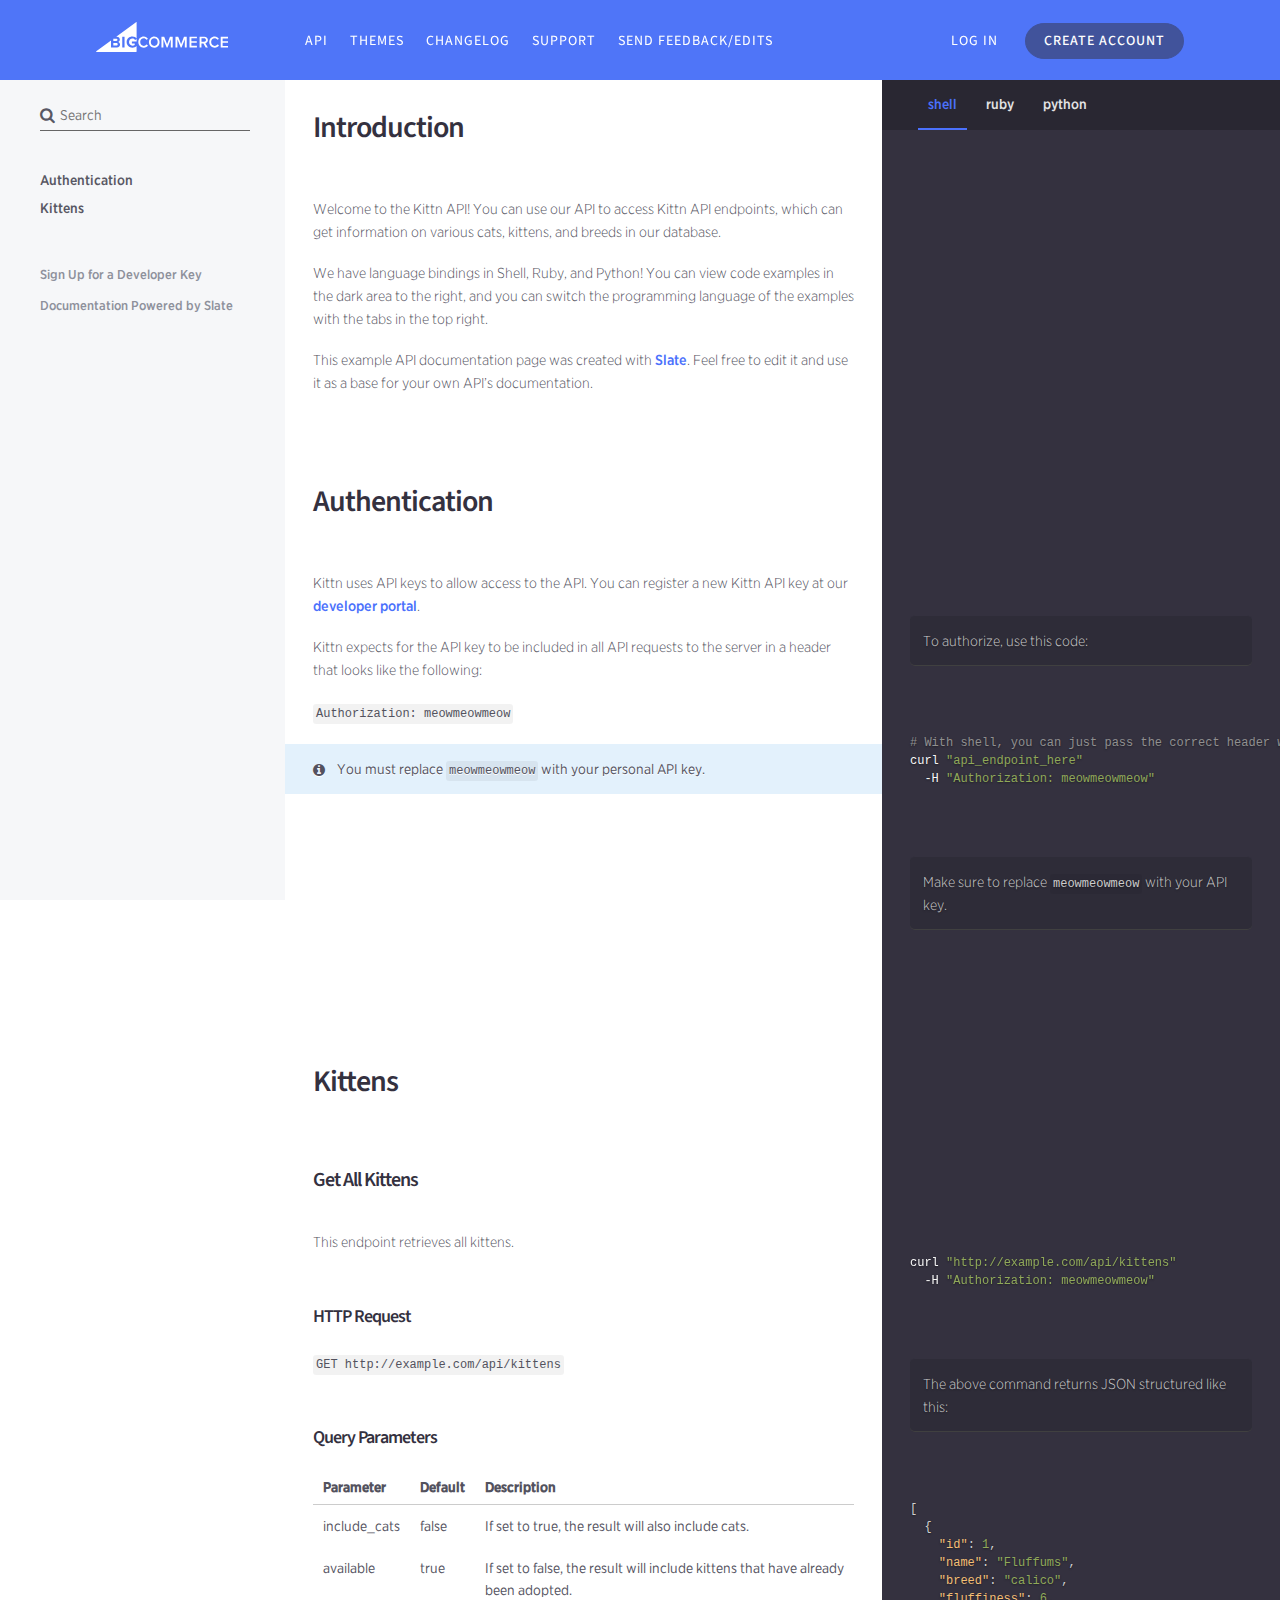
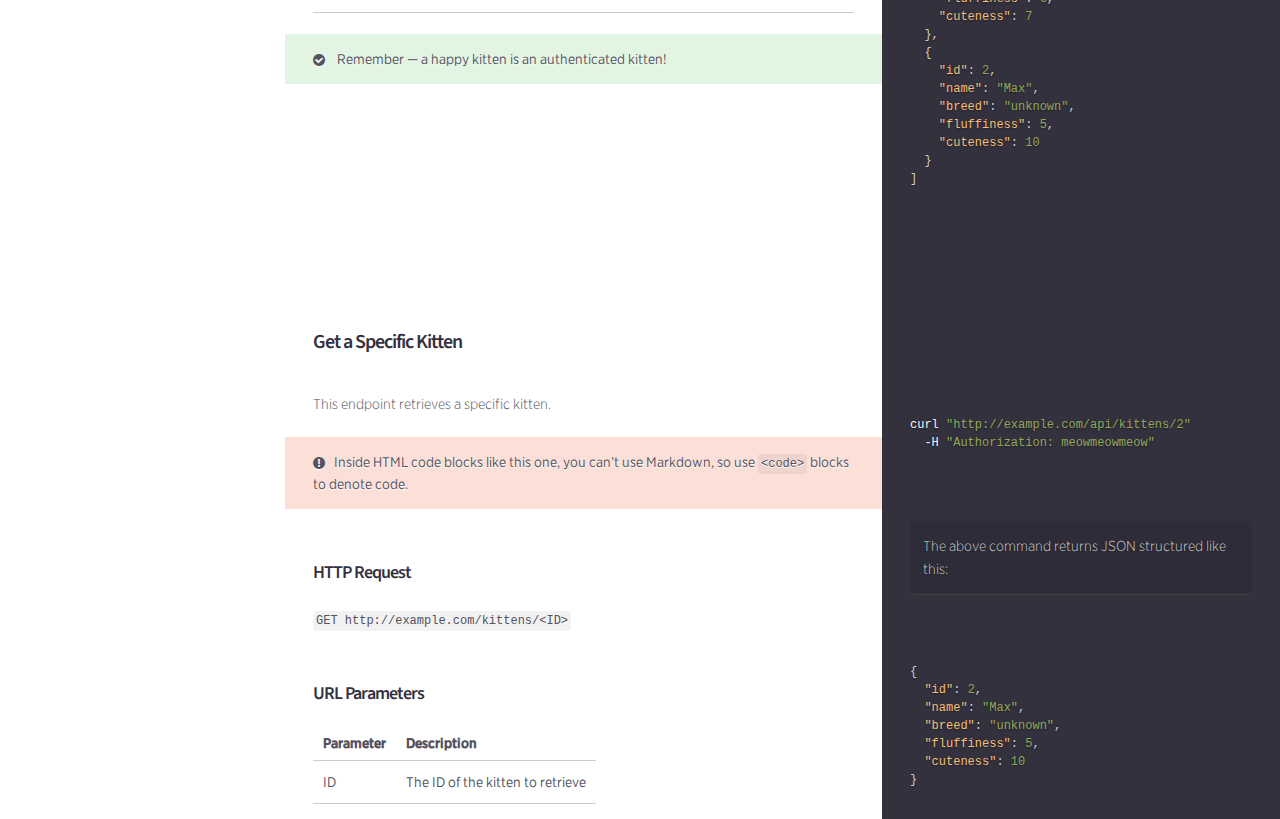
<file: build/index.html>
<!doctype html>
<html>
  <head>
    <meta charset="utf-8">
    <meta content="IE=edge,chrome=1" http-equiv="X-UA-Compatible">
    <meta name="viewport" content="width=device-width, initial-scale=1, maximum-scale=1">
    <title>API Reference</title>
    <link rel="shortcut icon" href="/images/favicon.ico" type="image/x-icon" /> 

    <style>
      .highlight table td { padding: 5px; }
.highlight table pre { margin: 0; }
.highlight, .highlight .w {
  color: #f8f8f2;
  background-color: #272822;
}
.highlight .err {
  color: #151515;
  background-color: #ac4142;
}
.highlight .c, .highlight .cd, .highlight .cm, .highlight .c1, .highlight .cs {
  color: #505050;
}
.highlight .cp {
  color: #f4bf75;
}
.highlight .nt {
  color: #f4bf75;
}
.highlight .o, .highlight .ow {
  color: #d0d0d0;
}
.highlight .p, .highlight .pi {
  color: #d0d0d0;
}
.highlight .gi {
  color: #90a959;
}
.highlight .gd {
  color: #ac4142;
}
.highlight .gh {
  color: #6a9fb5;
  background-color: #151515;
  font-weight: bold;
}
.highlight .k, .highlight .kn, .highlight .kp, .highlight .kr, .highlight .kv {
  color: #aa759f;
}
.highlight .kc {
  color: #d28445;
}
.highlight .kt {
  color: #d28445;
}
.highlight .kd {
  color: #d28445;
}
.highlight .s, .highlight .sb, .highlight .sc, .highlight .sd, .highlight .s2, .highlight .sh, .highlight .sx, .highlight .s1 {
  color: #90a959;
}
.highlight .sr {
  color: #75b5aa;
}
.highlight .si {
  color: #8f5536;
}
.highlight .se {
  color: #8f5536;
}
.highlight .nn {
  color: #f4bf75;
}
.highlight .nc {
  color: #f4bf75;
}
.highlight .no {
  color: #f4bf75;
}
.highlight .na {
  color: #6a9fb5;
}
.highlight .m, .highlight .mf, .highlight .mh, .highlight .mi, .highlight .il, .highlight .mo, .highlight .mb, .highlight .mx {
  color: #90a959;
}
.highlight .ss {
  color: #90a959;
}
    </style>
    <link href="stylesheets/screen.css" rel="stylesheet" media="screen" />
    <link href="stylesheets/print.css" rel="stylesheet" media="print" />
    <script src="//ajax.googleapis.com/ajax/libs/jquery/2.1.3/jquery.min.js"></script>
      <script src="javascripts/all.js"></script>
    <script>
    //This is Google's default GA code
    (function(i,s,o,g,r,a,m){i['GoogleAnalyticsObject']=r;i[r]=i[r]||function(){
    (i[r].q=i[r].q||[]).push(arguments)},i[r].l=1*new Date();a=s.createElement(o),
    m=s.getElementsByTagName(o)[0];a.async=1;a.src=g;m.parentNode.insertBefore(a,m)
    })(window,document,'script','//www.google-analytics.com/analytics.js','ga');
    ga('create', 'UA-47823747-2', 'auto');
    ga('send', 'pageview');
    // Used for navlink tracking (https://github.com/tripit/slate/issues/209)
    $(document).ready(function() {
      $('.tocify-item a').on('click', function(){
        ga('send', 'pageview', {'page': location.pathname + location.search  + location.hash});
      });
    });
    </script>
      <script>
        $(function() {
          setupLanguages(["shell","ruby","python"]);
        });
      </script>
  </head>

  <body class="index" data-languages="[&quot;shell&quot;,&quot;ruby&quot;,&quot;python&quot;]">
    <a href="#" id="nav-button">
      <span>
        NAV
        <img src="images/navbar.png" />
      </span>
    </a>

<header role="banner">
  <div class="topBar-container topBar-container--fixed">
    <nav class="top-bar ng-isolate-scope" ng-transclude="" top-bar="" style="height: 81px;">
      <ul class="title-area ng-scope">
        <li class="name"><a href="/"><img src="images/BigCommerce_logo_white.svg" /></a></li>
      </ul>
      <section class="top-bar-section ng-scope">
        <ul class="menuItems">
          <li><a href="/api/v2/" title="API">API</a></li>
          <li><a href="/themes/" title="Themes">Themes</a></li>
          <li><a href="/changelog/" title="Changelog">Changelog</a></li>
          <li><a href="/support/" title="Help and Support">Support</a></li>
          <li class="hideOnTablet"><a href="/feedback" title="Send Feedback and Edits">Send Feedback/Edits</a></li>
        </ul>
      </section>
      <div class="top-bar-actions ng-scope">
        <div class="optional"><a href="https://login.bigcommerce.com/login">Log In</a></div>
        <div class="optional">
          <button class="button button--action button--small">Create Account</button>
        </div>
      </div>
    </nav>
  </div>
</header>

    <div class="tocify-wrapper">
        <div class="lang-selector">
              <a href="#" data-language-name="shell">shell</a>
              <a href="#" data-language-name="ruby">ruby</a>
              <a href="#" data-language-name="python">python</a>
        </div>
        <div class="search">
          <input type="text" class="search" id="input-search" placeholder="Search">
        </div>
        <ul class="search-results"></ul>
      <div id="toc">
      </div>
        <ul class="toc-footer">
            <li><a href='#'>Sign Up for a Developer Key</a></li>
            <li><a href='https://github.com/tripit/slate'>Documentation Powered by Slate</a></li>
        </ul>
    </div>
    <div class="page-wrapper">
      <div class="dark-box"></div>
      <div class="content">
        <h1 id="introduction">Introduction</h1>

<p>Welcome to the Kittn API! You can use our API to access Kittn API endpoints, which can get information on various cats, kittens, and breeds in our database.</p>

<p>We have language bindings in Shell, Ruby, and Python! You can view code examples in the dark area to the right, and you can switch the programming language of the examples with the tabs in the top right.</p>

<p>This example API documentation page was created with <a href="https://github.com/tripit/slate">Slate</a>. Feel free to edit it and use it as a base for your own API&rsquo;s documentation.</p>

<h1 id="authentication">Authentication</h1>

<blockquote>
<p>To authorize, use this code:</p>
</blockquote>
<pre class="highlight ruby"><code><span class="nb">require</span> <span class="s1">'kittn'</span>

<span class="n">api</span> <span class="o">=</span> <span class="no">Kittn</span><span class="o">::</span><span class="no">APIClient</span><span class="p">.</span><span class="nf">authorize!</span><span class="p">(</span><span class="s1">'meowmeowmeow'</span><span class="p">)</span>
</code></pre>
<pre class="highlight python"><code><span class="kn">import</span> <span class="nn">kittn</span>

<span class="n">api</span> <span class="o">=</span> <span class="n">kittn</span><span class="o">.</span><span class="n">authorize</span><span class="p">(</span><span class="s">'meowmeowmeow'</span><span class="p">)</span>
</code></pre>
<pre class="highlight shell"><code><span class="c"># With shell, you can just pass the correct header with each request</span>
curl <span class="s2">"api_endpoint_here"</span>
  -H <span class="s2">"Authorization: meowmeowmeow"</span>
</code></pre>

<blockquote>
<p>Make sure to replace <code class="prettyprint">meowmeowmeow</code> with your API key.</p>
</blockquote>

<p>Kittn uses API keys to allow access to the API. You can register a new Kittn API key at our <a href="http://example.com/developers">developer portal</a>.</p>

<p>Kittn expects for the API key to be included in all API requests to the server in a header that looks like the following:</p>

<p><code class="prettyprint">Authorization: meowmeowmeow</code></p>

<aside class="notice">
You must replace <code>meowmeowmeow</code> with your personal API key.
</aside>

<h1 id="kittens">Kittens</h1>

<h2 id="get-all-kittens">Get All Kittens</h2>
<pre class="highlight ruby"><code><span class="nb">require</span> <span class="s1">'kittn'</span>

<span class="n">api</span> <span class="o">=</span> <span class="no">Kittn</span><span class="o">::</span><span class="no">APIClient</span><span class="p">.</span><span class="nf">authorize!</span><span class="p">(</span><span class="s1">'meowmeowmeow'</span><span class="p">)</span>
<span class="n">api</span><span class="p">.</span><span class="nf">kittens</span><span class="p">.</span><span class="nf">get</span>
</code></pre>
<pre class="highlight python"><code><span class="kn">import</span> <span class="nn">kittn</span>

<span class="n">api</span> <span class="o">=</span> <span class="n">kittn</span><span class="o">.</span><span class="n">authorize</span><span class="p">(</span><span class="s">'meowmeowmeow'</span><span class="p">)</span>
<span class="n">api</span><span class="o">.</span><span class="n">kittens</span><span class="o">.</span><span class="n">get</span><span class="p">()</span>
</code></pre>
<pre class="highlight shell"><code>curl <span class="s2">"http://example.com/api/kittens"</span>
  -H <span class="s2">"Authorization: meowmeowmeow"</span>
</code></pre>

<blockquote>
<p>The above command returns JSON structured like this:</p>
</blockquote>
<pre class="highlight json"><code><span class="p">[</span><span class="w">
  </span><span class="p">{</span><span class="w">
    </span><span class="nt">"id"</span><span class="p">:</span><span class="w"> </span><span class="mi">1</span><span class="p">,</span><span class="w">
    </span><span class="nt">"name"</span><span class="p">:</span><span class="w"> </span><span class="s2">"Fluffums"</span><span class="p">,</span><span class="w">
    </span><span class="nt">"breed"</span><span class="p">:</span><span class="w"> </span><span class="s2">"calico"</span><span class="p">,</span><span class="w">
    </span><span class="nt">"fluffiness"</span><span class="p">:</span><span class="w"> </span><span class="mi">6</span><span class="p">,</span><span class="w">
    </span><span class="nt">"cuteness"</span><span class="p">:</span><span class="w"> </span><span class="mi">7</span><span class="w">
  </span><span class="p">},</span><span class="w">
  </span><span class="p">{</span><span class="w">
    </span><span class="nt">"id"</span><span class="p">:</span><span class="w"> </span><span class="mi">2</span><span class="p">,</span><span class="w">
    </span><span class="nt">"name"</span><span class="p">:</span><span class="w"> </span><span class="s2">"Max"</span><span class="p">,</span><span class="w">
    </span><span class="nt">"breed"</span><span class="p">:</span><span class="w"> </span><span class="s2">"unknown"</span><span class="p">,</span><span class="w">
    </span><span class="nt">"fluffiness"</span><span class="p">:</span><span class="w"> </span><span class="mi">5</span><span class="p">,</span><span class="w">
    </span><span class="nt">"cuteness"</span><span class="p">:</span><span class="w"> </span><span class="mi">10</span><span class="w">
  </span><span class="p">}</span><span class="w">
</span><span class="p">]</span><span class="w">
</span></code></pre>

<p>This endpoint retrieves all kittens.</p>

<h3 id="http-request">HTTP Request</h3>

<p><code class="prettyprint">GET http://example.com/api/kittens</code></p>

<h3 id="query-parameters">Query Parameters</h3>

<table><thead>
<tr>
<th>Parameter</th>
<th>Default</th>
<th>Description</th>
</tr>
</thead><tbody>
<tr>
<td>include_cats</td>
<td>false</td>
<td>If set to true, the result will also include cats.</td>
</tr>
<tr>
<td>available</td>
<td>true</td>
<td>If set to false, the result will include kittens that have already been adopted.</td>
</tr>
</tbody></table>

<aside class="success">
Remember — a happy kitten is an authenticated kitten!
</aside>

<h2 id="get-a-specific-kitten">Get a Specific Kitten</h2>
<pre class="highlight ruby"><code><span class="nb">require</span> <span class="s1">'kittn'</span>

<span class="n">api</span> <span class="o">=</span> <span class="no">Kittn</span><span class="o">::</span><span class="no">APIClient</span><span class="p">.</span><span class="nf">authorize!</span><span class="p">(</span><span class="s1">'meowmeowmeow'</span><span class="p">)</span>
<span class="n">api</span><span class="p">.</span><span class="nf">kittens</span><span class="p">.</span><span class="nf">get</span><span class="p">(</span><span class="mi">2</span><span class="p">)</span>
</code></pre>
<pre class="highlight python"><code><span class="kn">import</span> <span class="nn">kittn</span>

<span class="n">api</span> <span class="o">=</span> <span class="n">kittn</span><span class="o">.</span><span class="n">authorize</span><span class="p">(</span><span class="s">'meowmeowmeow'</span><span class="p">)</span>
<span class="n">api</span><span class="o">.</span><span class="n">kittens</span><span class="o">.</span><span class="n">get</span><span class="p">(</span><span class="mi">2</span><span class="p">)</span>
</code></pre>
<pre class="highlight shell"><code>curl <span class="s2">"http://example.com/api/kittens/2"</span>
  -H <span class="s2">"Authorization: meowmeowmeow"</span>
</code></pre>

<blockquote>
<p>The above command returns JSON structured like this:</p>
</blockquote>
<pre class="highlight json"><code><span class="p">{</span><span class="w">
  </span><span class="nt">"id"</span><span class="p">:</span><span class="w"> </span><span class="mi">2</span><span class="p">,</span><span class="w">
  </span><span class="nt">"name"</span><span class="p">:</span><span class="w"> </span><span class="s2">"Max"</span><span class="p">,</span><span class="w">
  </span><span class="nt">"breed"</span><span class="p">:</span><span class="w"> </span><span class="s2">"unknown"</span><span class="p">,</span><span class="w">
  </span><span class="nt">"fluffiness"</span><span class="p">:</span><span class="w"> </span><span class="mi">5</span><span class="p">,</span><span class="w">
  </span><span class="nt">"cuteness"</span><span class="p">:</span><span class="w"> </span><span class="mi">10</span><span class="w">
</span><span class="p">}</span><span class="w">
</span></code></pre>

<p>This endpoint retrieves a specific kitten.</p>

<aside class="warning">Inside HTML code blocks like this one, you can&rsquo;t use Markdown, so use <code>&lt;code&gt;</code> blocks to denote code.</aside>

<h3 id="http-request">HTTP Request</h3>

<p><code class="prettyprint">GET http://example.com/kittens/&lt;ID&gt;</code></p>

<h3 id="url-parameters">URL Parameters</h3>

<table><thead>
<tr>
<th>Parameter</th>
<th>Description</th>
</tr>
</thead><tbody>
<tr>
<td>ID</td>
<td>The ID of the kitten to retrieve</td>
</tr>
</tbody></table>

          
      </div>
      <div class="dark-box">
          <div class="lang-selector">
                <a href="#" data-language-name="shell">shell</a>
                <a href="#" data-language-name="ruby">ruby</a>
                <a href="#" data-language-name="python">python</a>
          </div>
      </div>
    </div>
  </body>
</html>
</file>
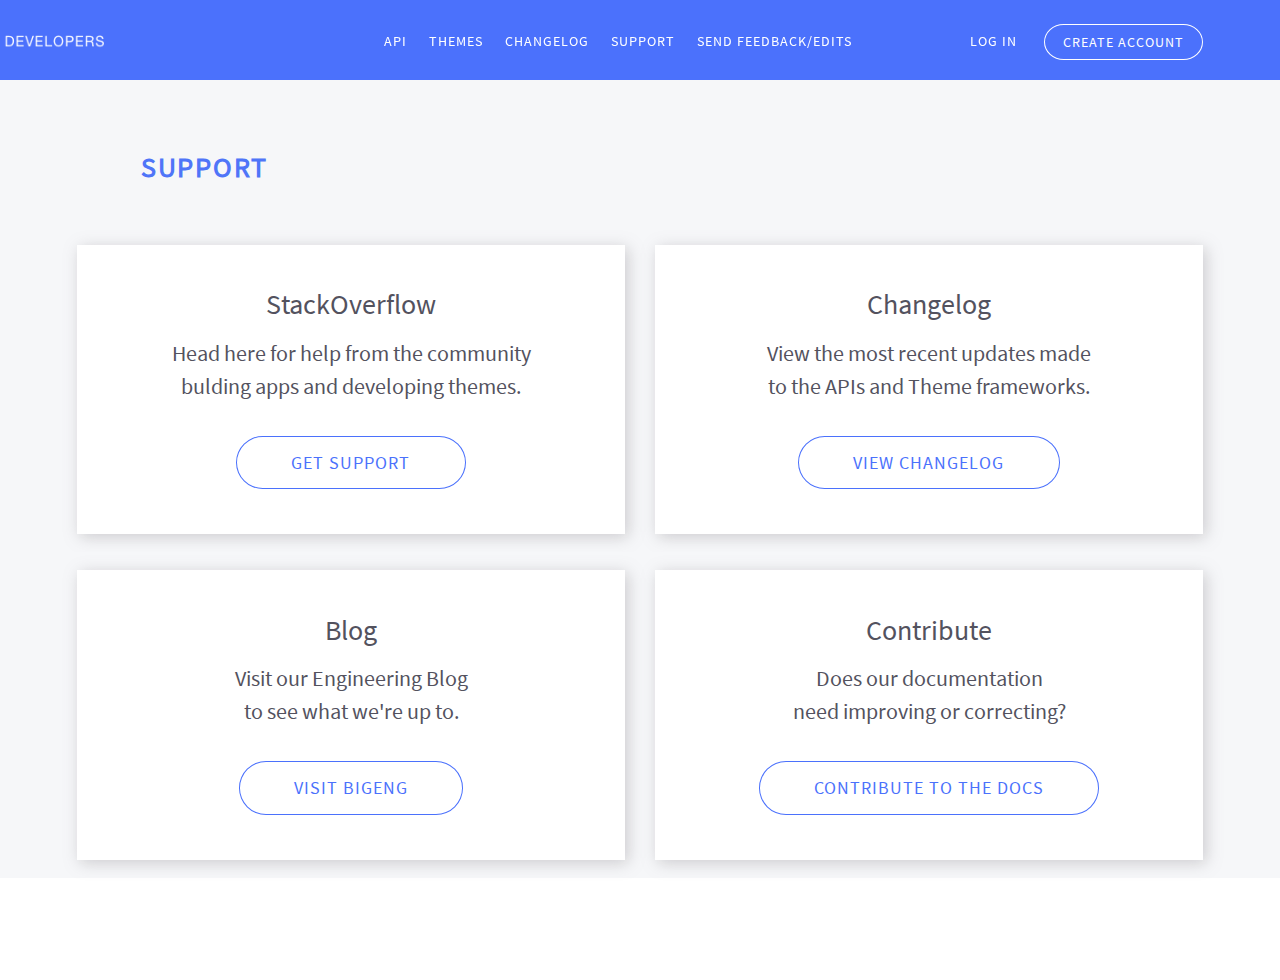
<file: support/index.html>
<!doctype html>
<html>
  <head>
    <meta charset="utf-8">
    <meta content="IE=edge,chrome=1" http-equiv="X-UA-Compatible">
    <meta name="viewport" content="width=device-width, initial-scale=1, maximum-scale=1">
    <title>BigCommerce API & Themes Developer Support</title>
    <link rel="shortcut icon" href="/images/favicon.ico" type="image/x-icon" /> 
    <link href="../stylesheets/screen.css" rel="stylesheet" media="screen" />
    <link href="../stylesheets/print.css" rel="stylesheet" media="print" />
    <script src="//ajax.googleapis.com/ajax/libs/jquery/2.1.3/jquery.min.js"></script>
      <script src="../javascripts/all.js"></script>
    <script>
    //This is Google's default GA code
    (function(i,s,o,g,r,a,m){i['GoogleAnalyticsObject']=r;i[r]=i[r]||function(){
    (i[r].q=i[r].q||[]).push(arguments)},i[r].l=1*new Date();a=s.createElement(o),
    m=s.getElementsByTagName(o)[0];a.async=1;a.src=g;m.parentNode.insertBefore(a,m)
    })(window,document,'script','//www.google-analytics.com/analytics.js','ga');
    ga('create', 'UA-47823747-2', 'auto');
    ga('send', 'pageview');
    // Used for navlink tracking (https://github.com/tripit/slate/issues/209)
    $(document).ready(function() {
      $('.tocify-item a').on('click', function(){
        ga('send', 'pageview', {'page': location.pathname + location.search  + location.hash});
      });
    });
    </script>
      <script>
        $(function() {
          setupLanguages(["json","curl"]);
        });
      </script>
  </head>

  <body class="support support_index">

    <header role="banner">
      <div class="topBar-container topBar-container--fixed">
        <nav class="top-bar ng-isolate-scope" ng-transclude="" top-bar="" style="height: 81px;">
          <ul class="title-area ng-scope">
            <li class="name"><a href="/"><img src="../images/developer.png" /></a></li>
          </ul>
          <section class="top-bar-section ng-scope">
            <ul class="menuItems">
              <li><a href="/api/" title="API">API</a></li>
              <li><a href="/themes/" title="Themes">Themes</a></li>
              <li><a href="/changelog/" title="Changelog">Changelog</a></li>
              <li><a href="/support/" title="Help and Support">Support</a></li>
              <li class="hideOnTablet"><a href="/feedback/" title="Send Feedback and Edits">Send Feedback/Edits</a></li>
            </ul>
          </section>
          <div class="top-bar-actions ng-scope">
            <div class="optional"><a href="https://login.bigcommerce.com/login">Log In</a></div>
            <div class="optional">
              <button class="button button--action button--small">Create Account</button>
            </div>
          </div>
        </nav>
      </div>
    </header>

    <section class=
    "block block--lightestGreyDefaultScheme block--allViewport block--paddingTop block--twoColTextOverBg">
    <h1 id="support-h1">Support</h1>
        <div class="block-container">
            <div class="block-container-inner">
                <div class=
                "block--twoColTextOverBg-row block--twoColTextOverBg-row--split6">
                    <div class=
                    "block--twoColTextOverBg-column block--twoColTextOverBg-column--centerImageAlign">
                        <div class="block-text block-shadow">
                                <p class="rt-scheme--default" rel=
                                "text-align: center;" style="text-align: center;">
                                <span class="type-large"><strong class=
                                "rt-scheme-headline">StackOverflow</strong><br>
                                Head here for help from the community<br>
                                bulding apps and developing themes.</span><span class=
                                "type-large"><br>
                                <br>
                                <a class="button button--action" href=
                                "//stackoverflow.com/questions/ask?tags=bigcommerce">
                                Get Support</a><br></span></p>
                                
                        </div>
                    </div>
                    <div class=
                    "block--twoColTextOverBg-column block--twoColTextOverBg-column--centerImageAlign">
                        <div class="block-text block-shadow">
                            <p class="rt-scheme--default" style=
                            "text-align: center;"><strong class=
                            "rt-scheme-headline">Changelog</strong><span class="type-large"><br>
                            View the most recent updates made<br>
                            to the APIs and Theme frameworks.</span><span class=
                            "type-large"><br>
                            <br>
                            <a class="button button--action" href=
                            "/changelog/">
                            View Changelog</a><br></span></p>
                        </div>
                    </div>
                </div>
            </div>
        </div>
    </section>

    <section class=
    "block block--lightestGreyDefaultScheme block--allViewport block--disablePadding block--twoColTextOverBg">
        <div class="block-container">
            <div class="block-container-inner">
                <div class=
                "block--twoColTextOverBg-row block--twoColTextOverBg-row--split6">
                    <div class=
                    "block--twoColTextOverBg-column block--twoColTextOverBg-column--centerImageAlign">
                        <div class="block-text block-shadow">
                            <p class="rt-scheme--default" style=
                            "text-align: center;"><strong class=
                            "rt-scheme-headline">Blog</strong><span class="type-large"><br>
                            Visit our Engineering Blog<br>
                            to see what we're up to.</span><span class=
                            "type-large"><br>
                            <br>
                            <a class="button button--action" href=
                            "//bigeng.io">
                            Visit BigEng</a><br></span></p>
                        </div>
                    </div>
                    <div class=
                    "block--twoColTextOverBg-column block--twoColTextOverBg-column--centerImageAlign">
                        <div class="block-text block-shadow">
                            <p class="rt-scheme--default" rel=
                            "text-align: center;" style="text-align: center;">
                            <span class="type-large"><strong class=
                            "rt-scheme-headline">Contribute</strong><br>
                            Does our documentation <br>
                            need improving or correcting?</span><span class=
                            "type-large"><br>
                            <br>
                            <a class="button button--action" href=
                            "//github.com/bigcommerce-labs/slate">
                            Contribute to the docs</a><br></span></p>
                        </div>
                    </div>
                </div>
            </div>
        </div>
    </section>
  </body>
</html>
</file>
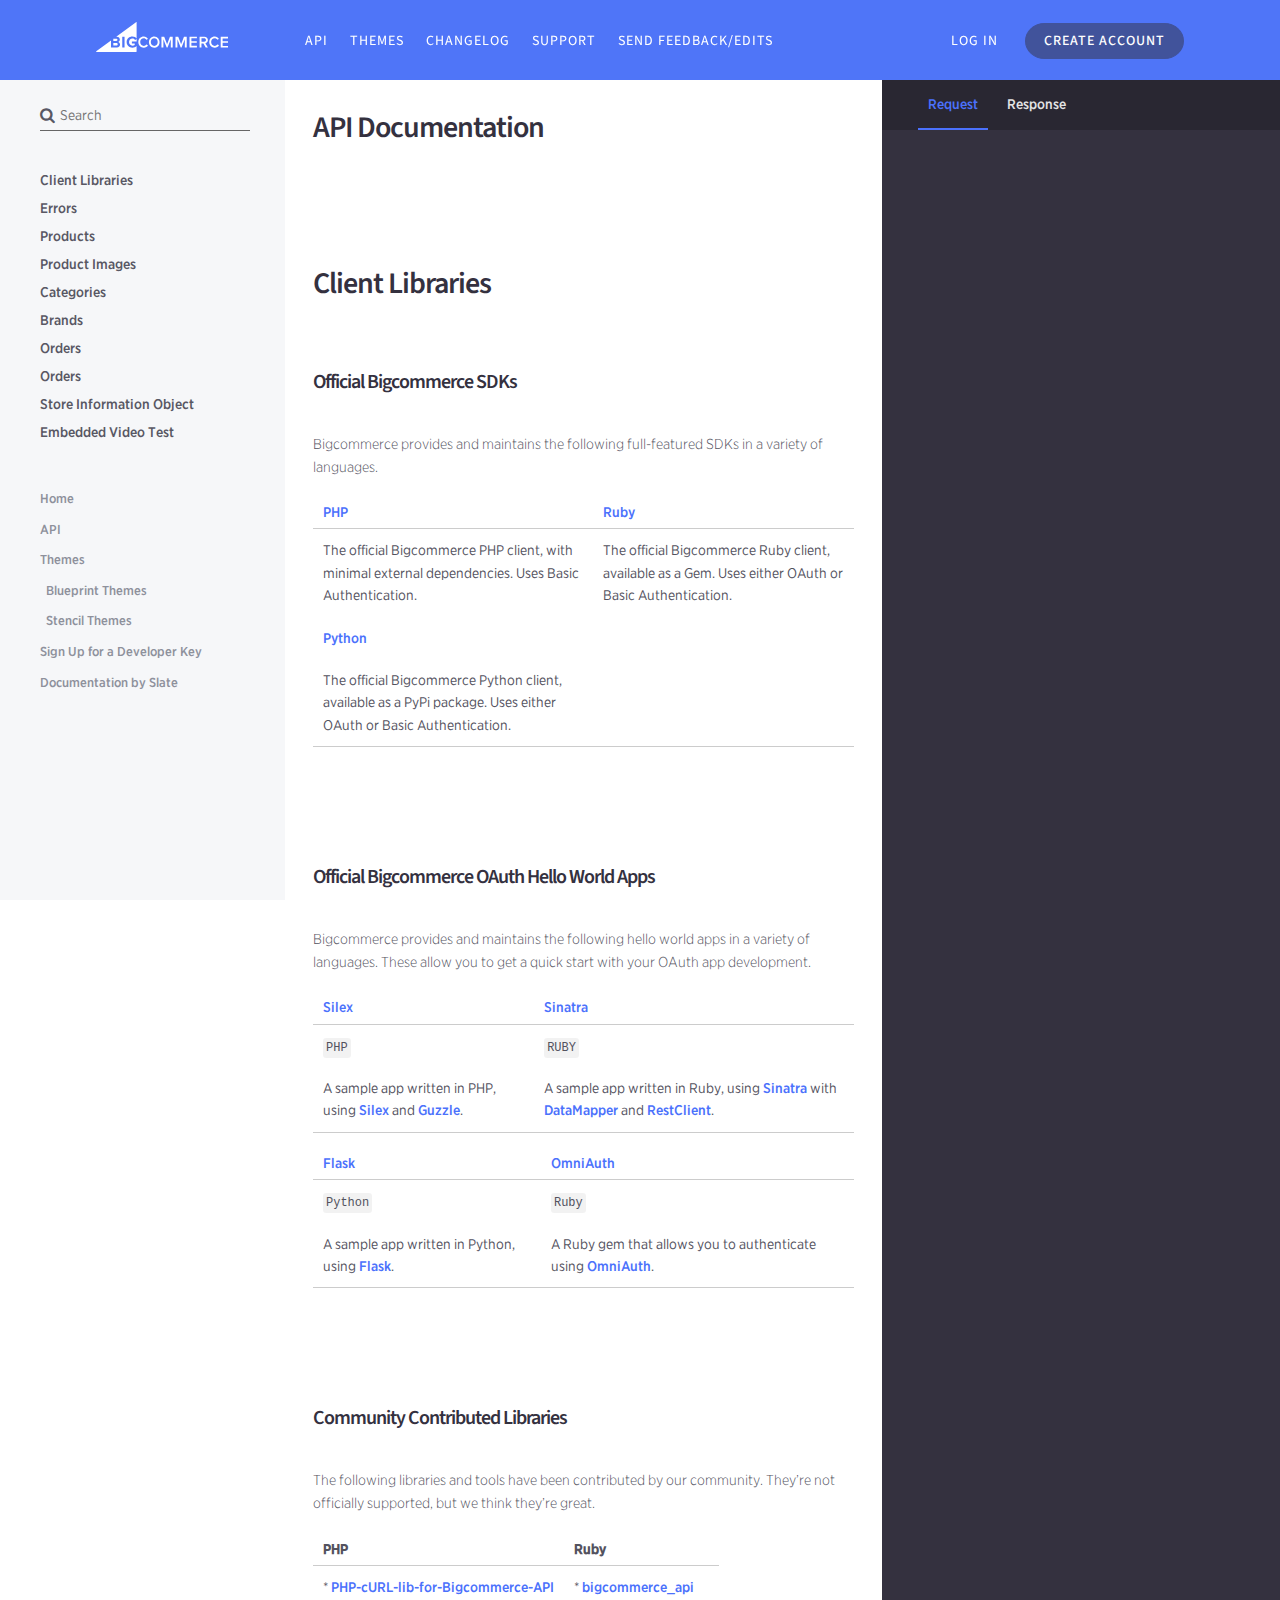
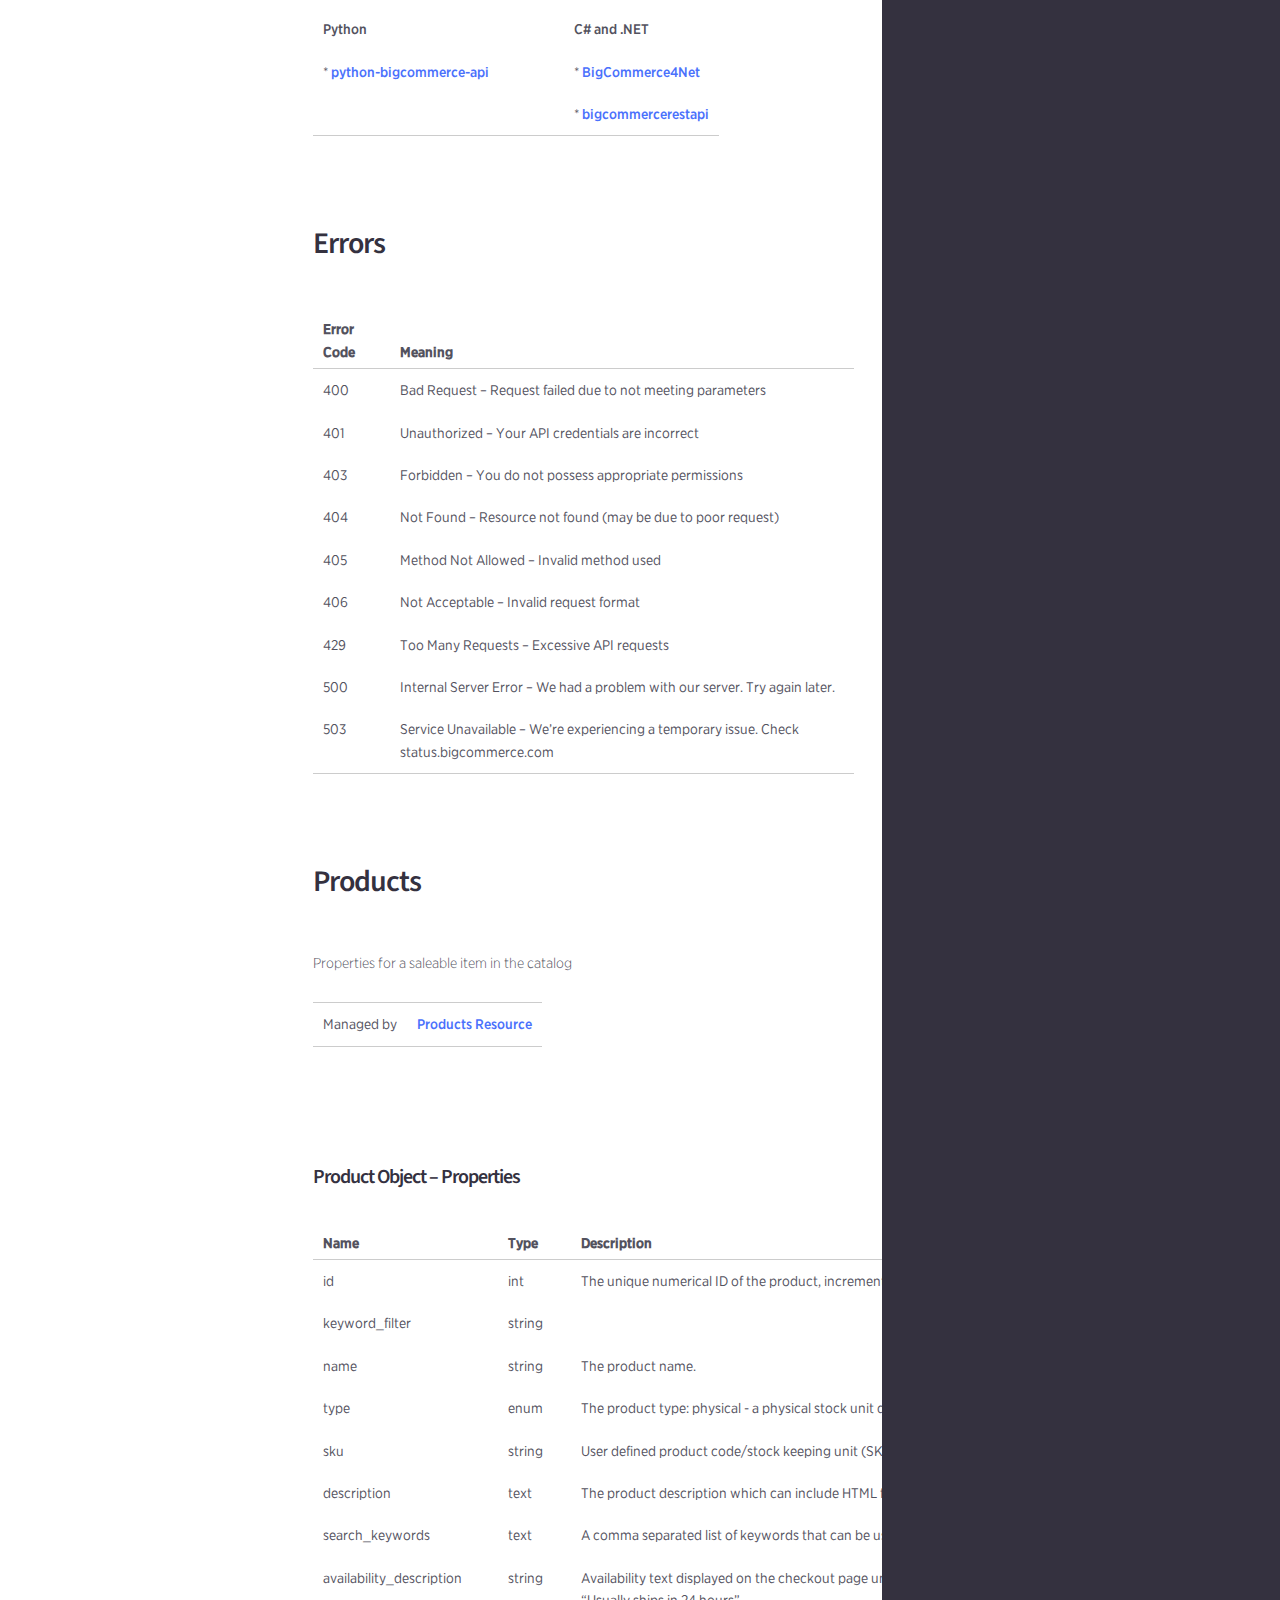
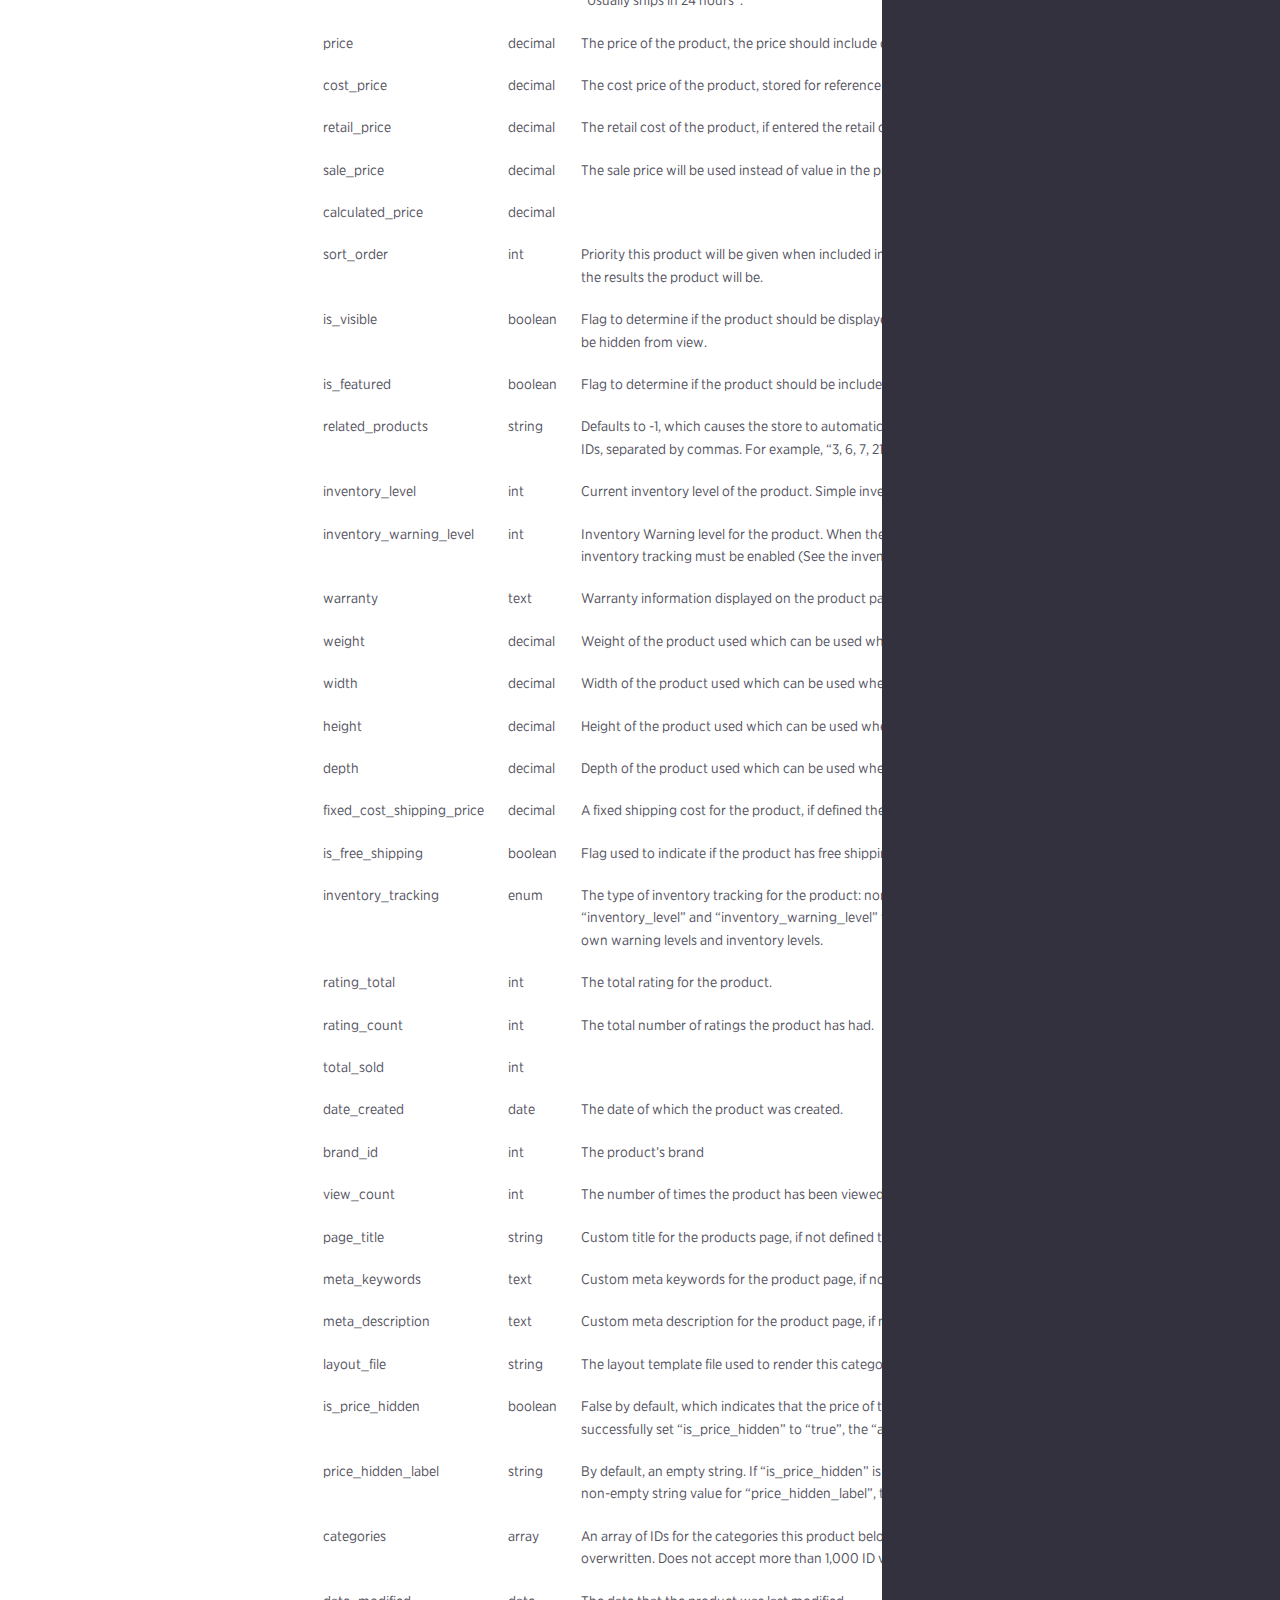
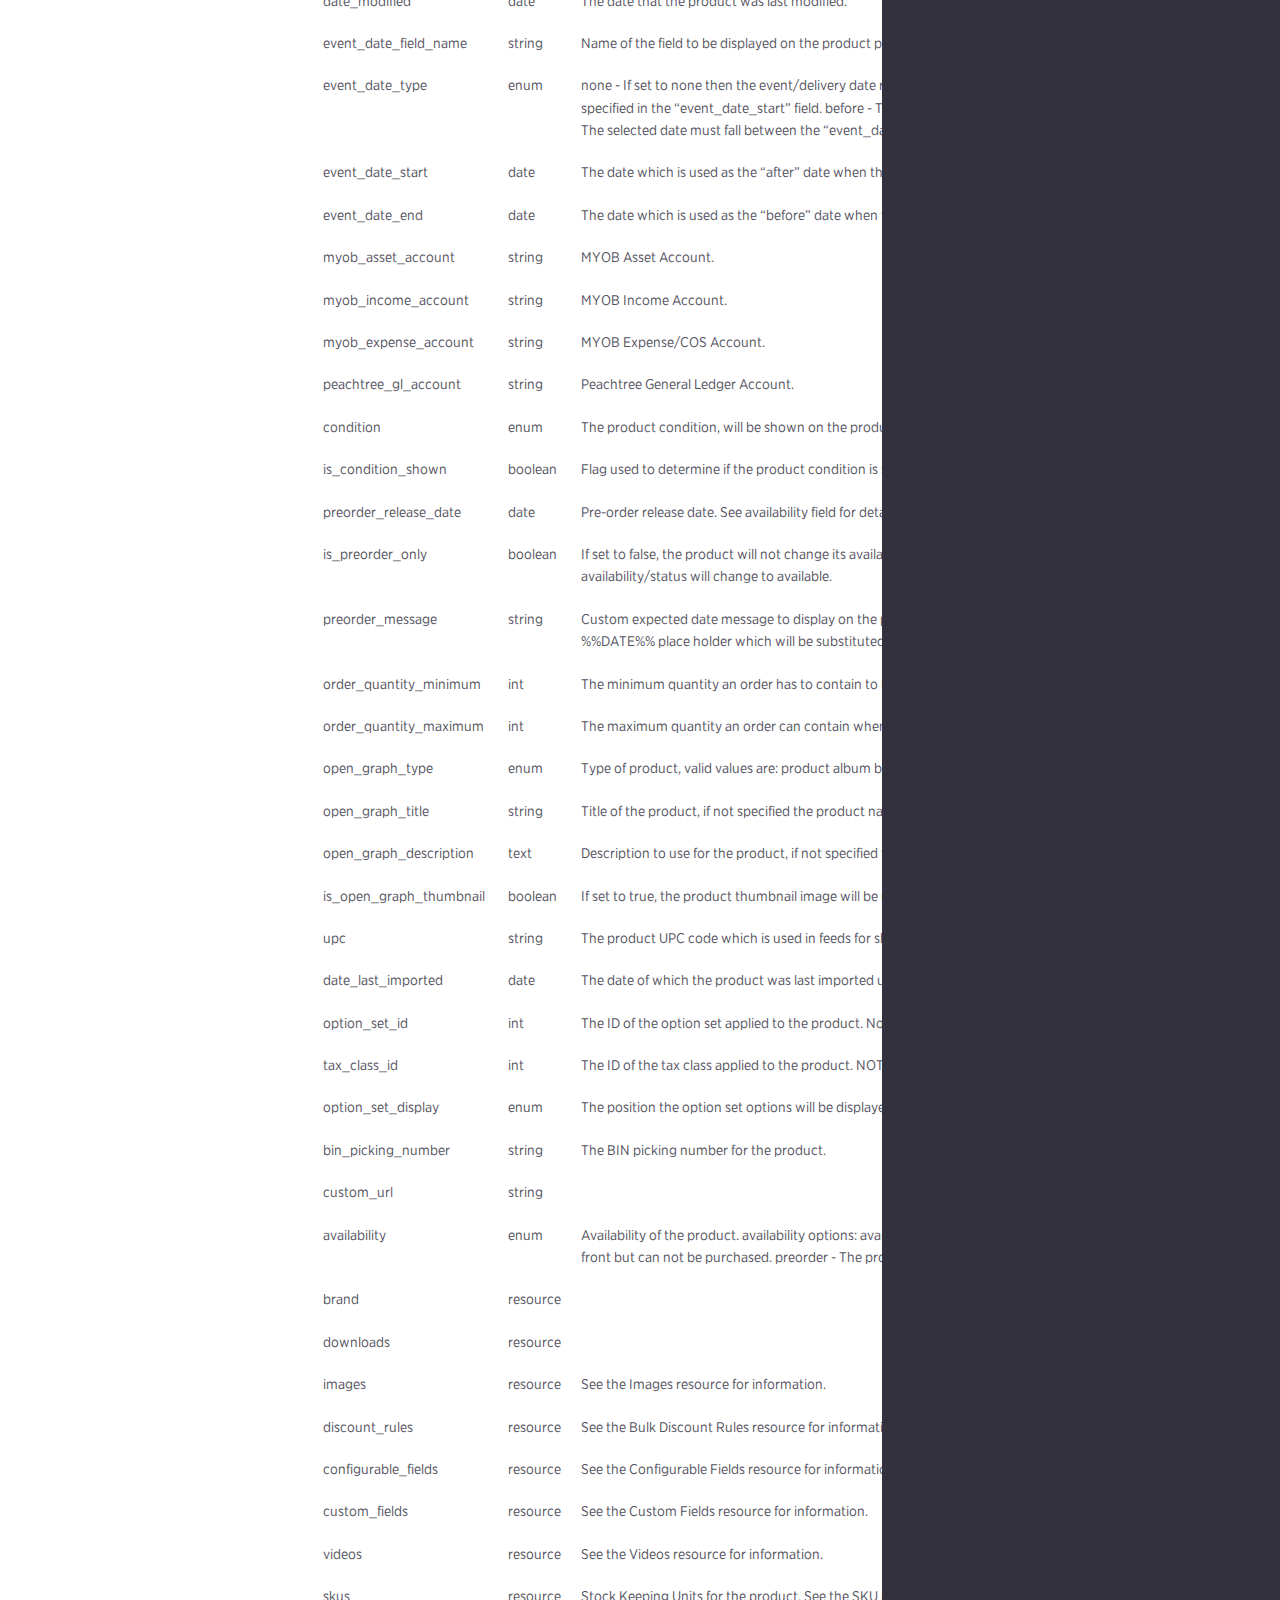
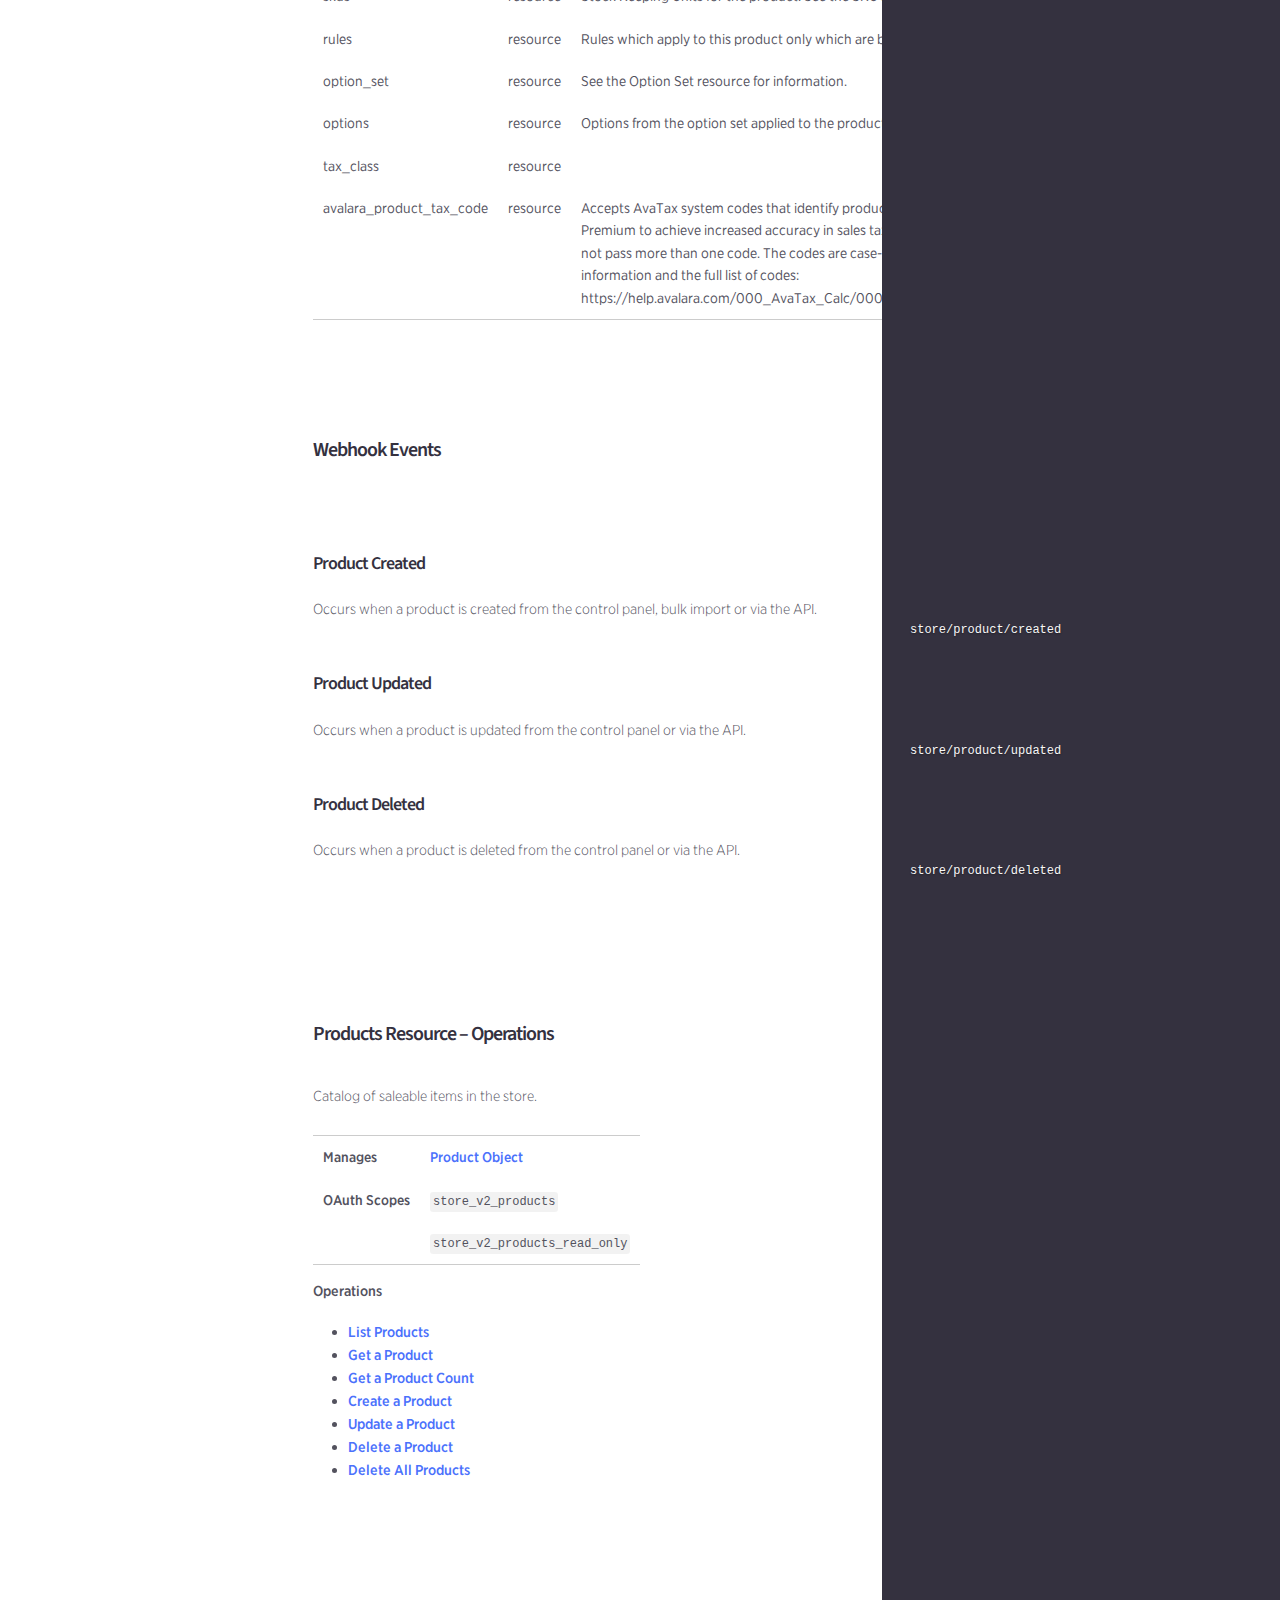
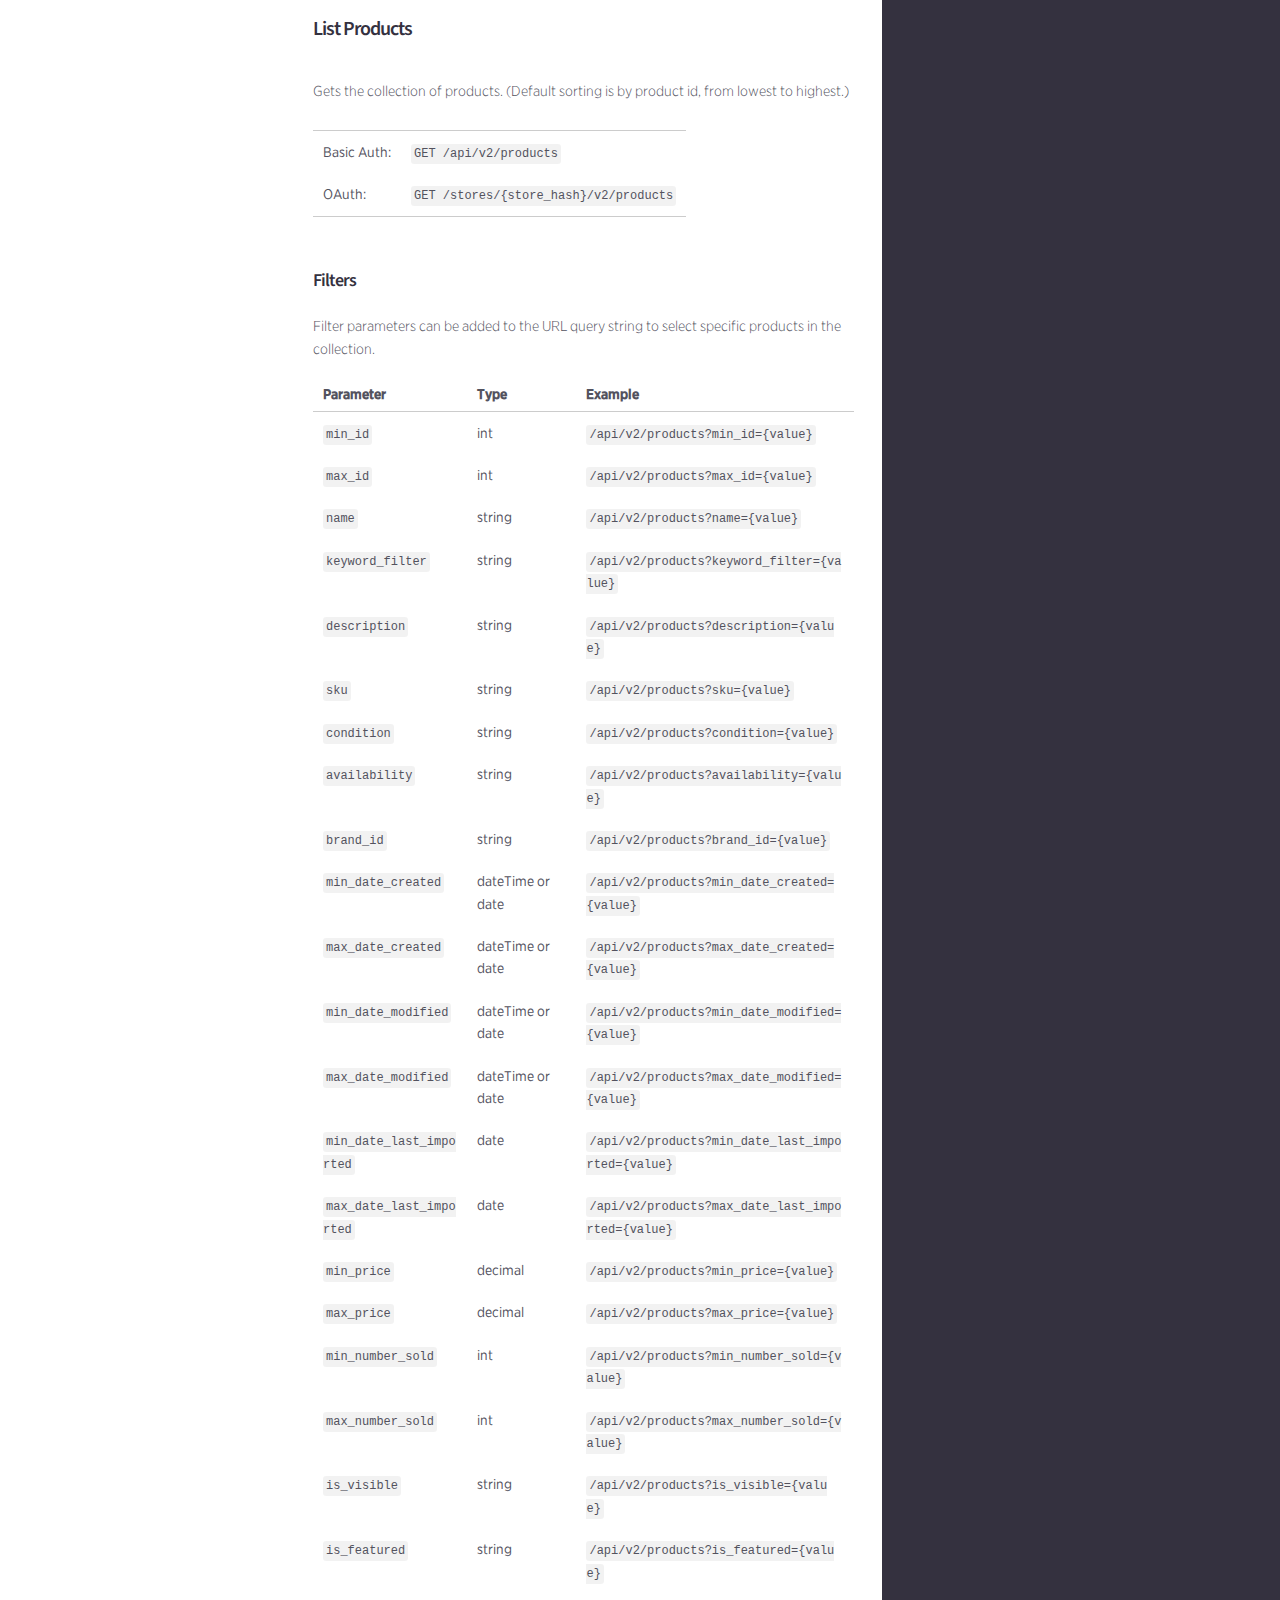
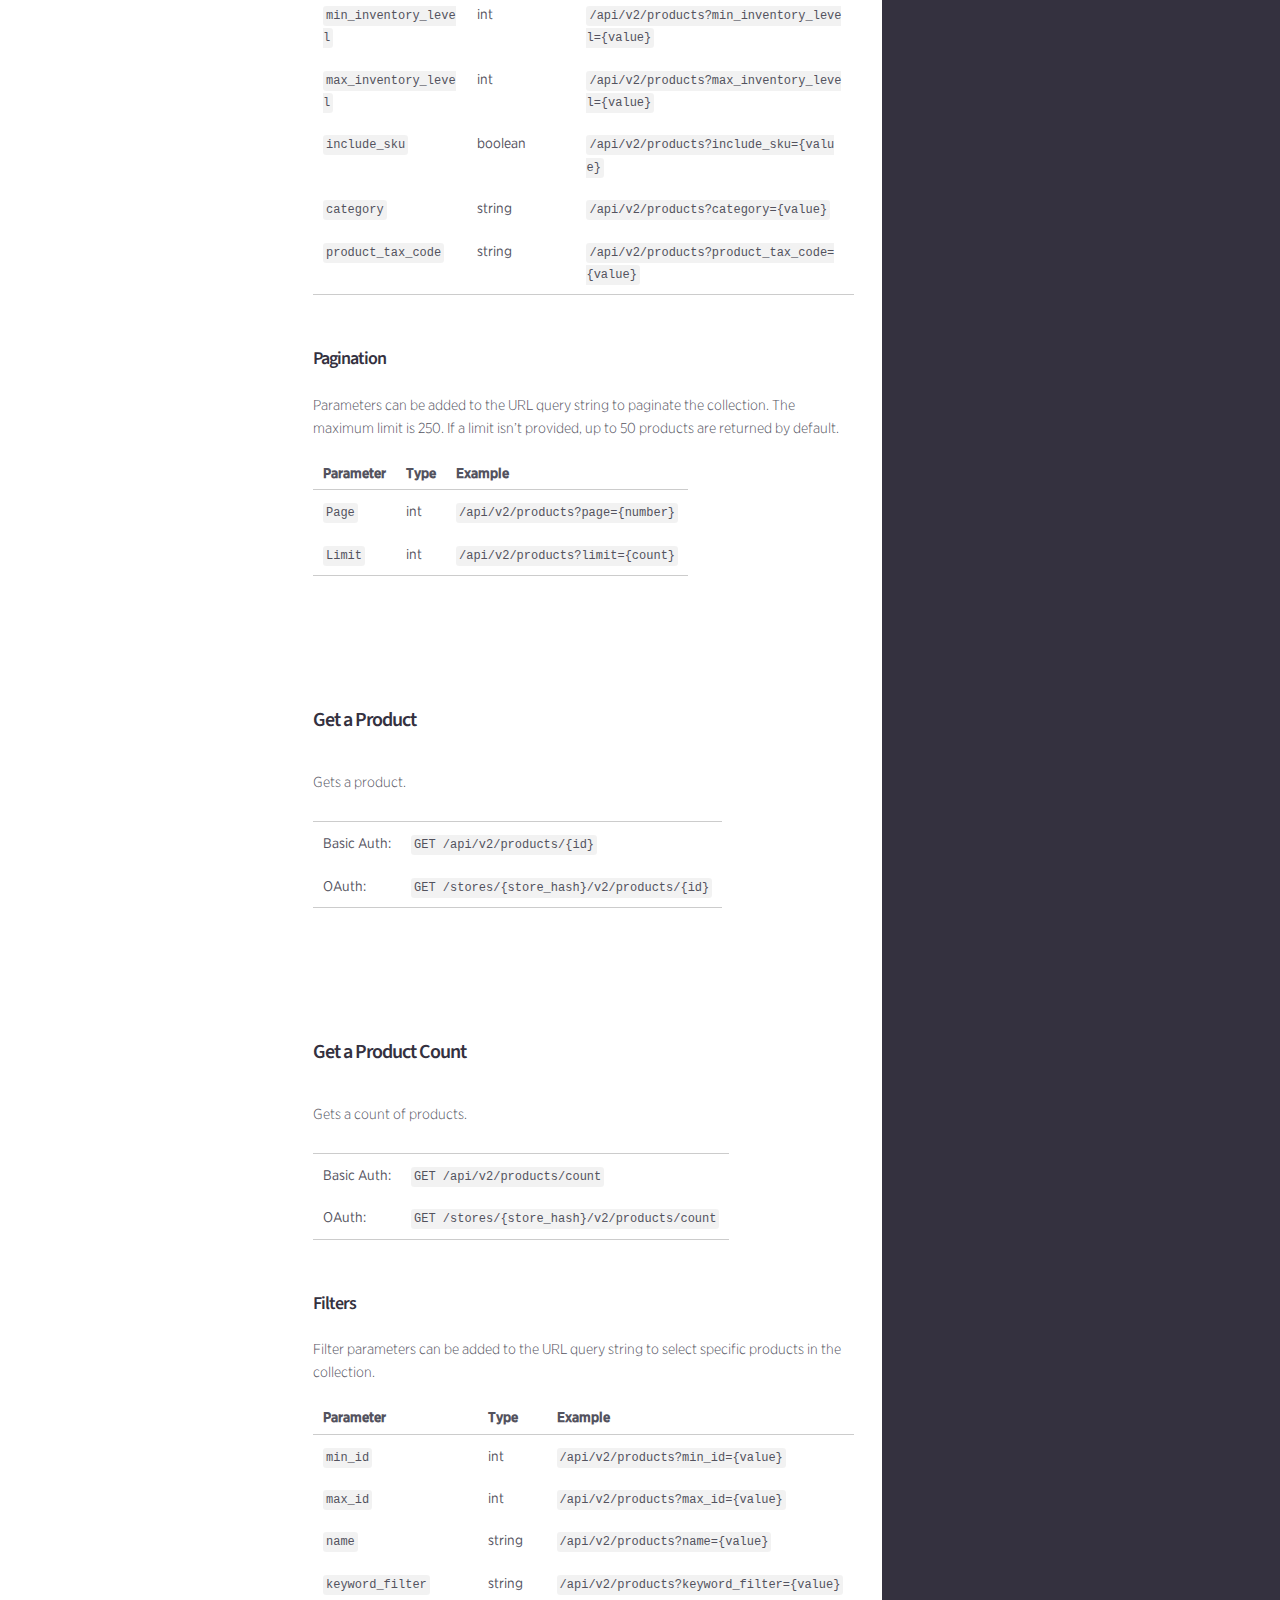
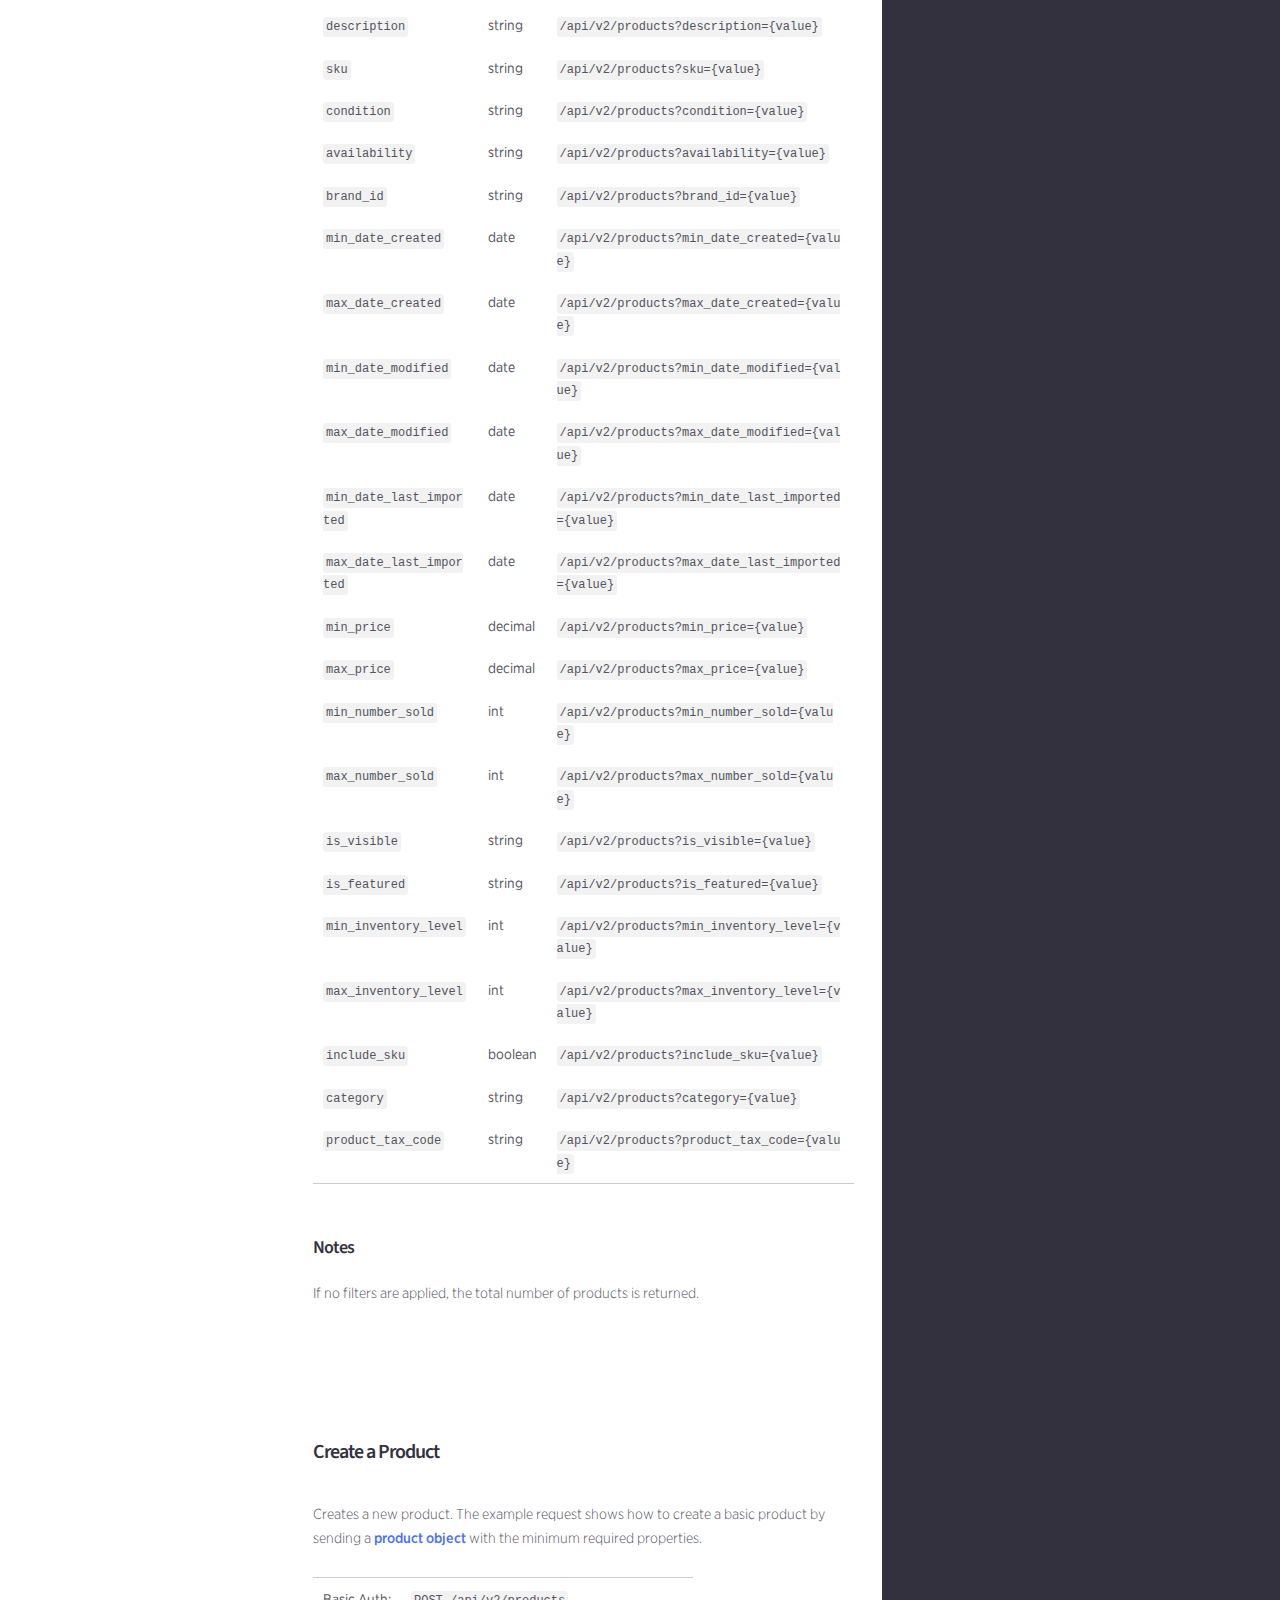
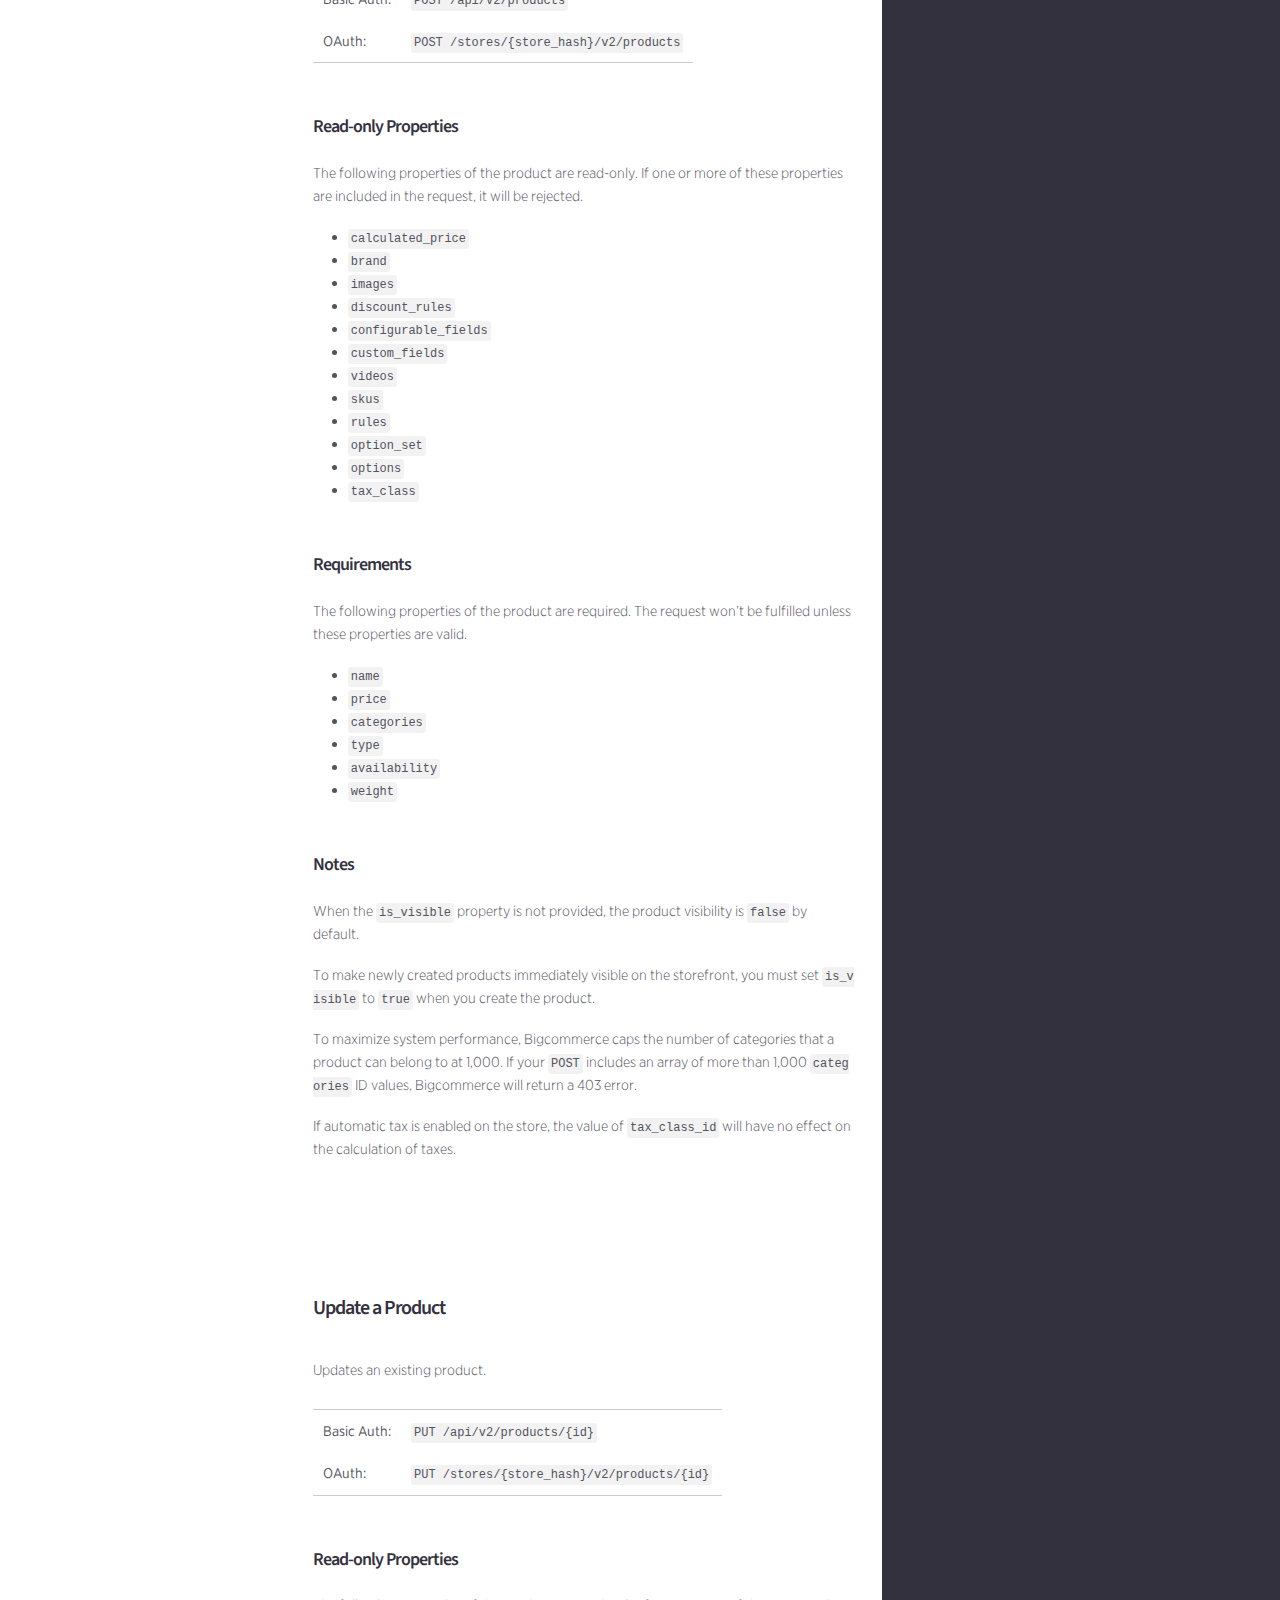
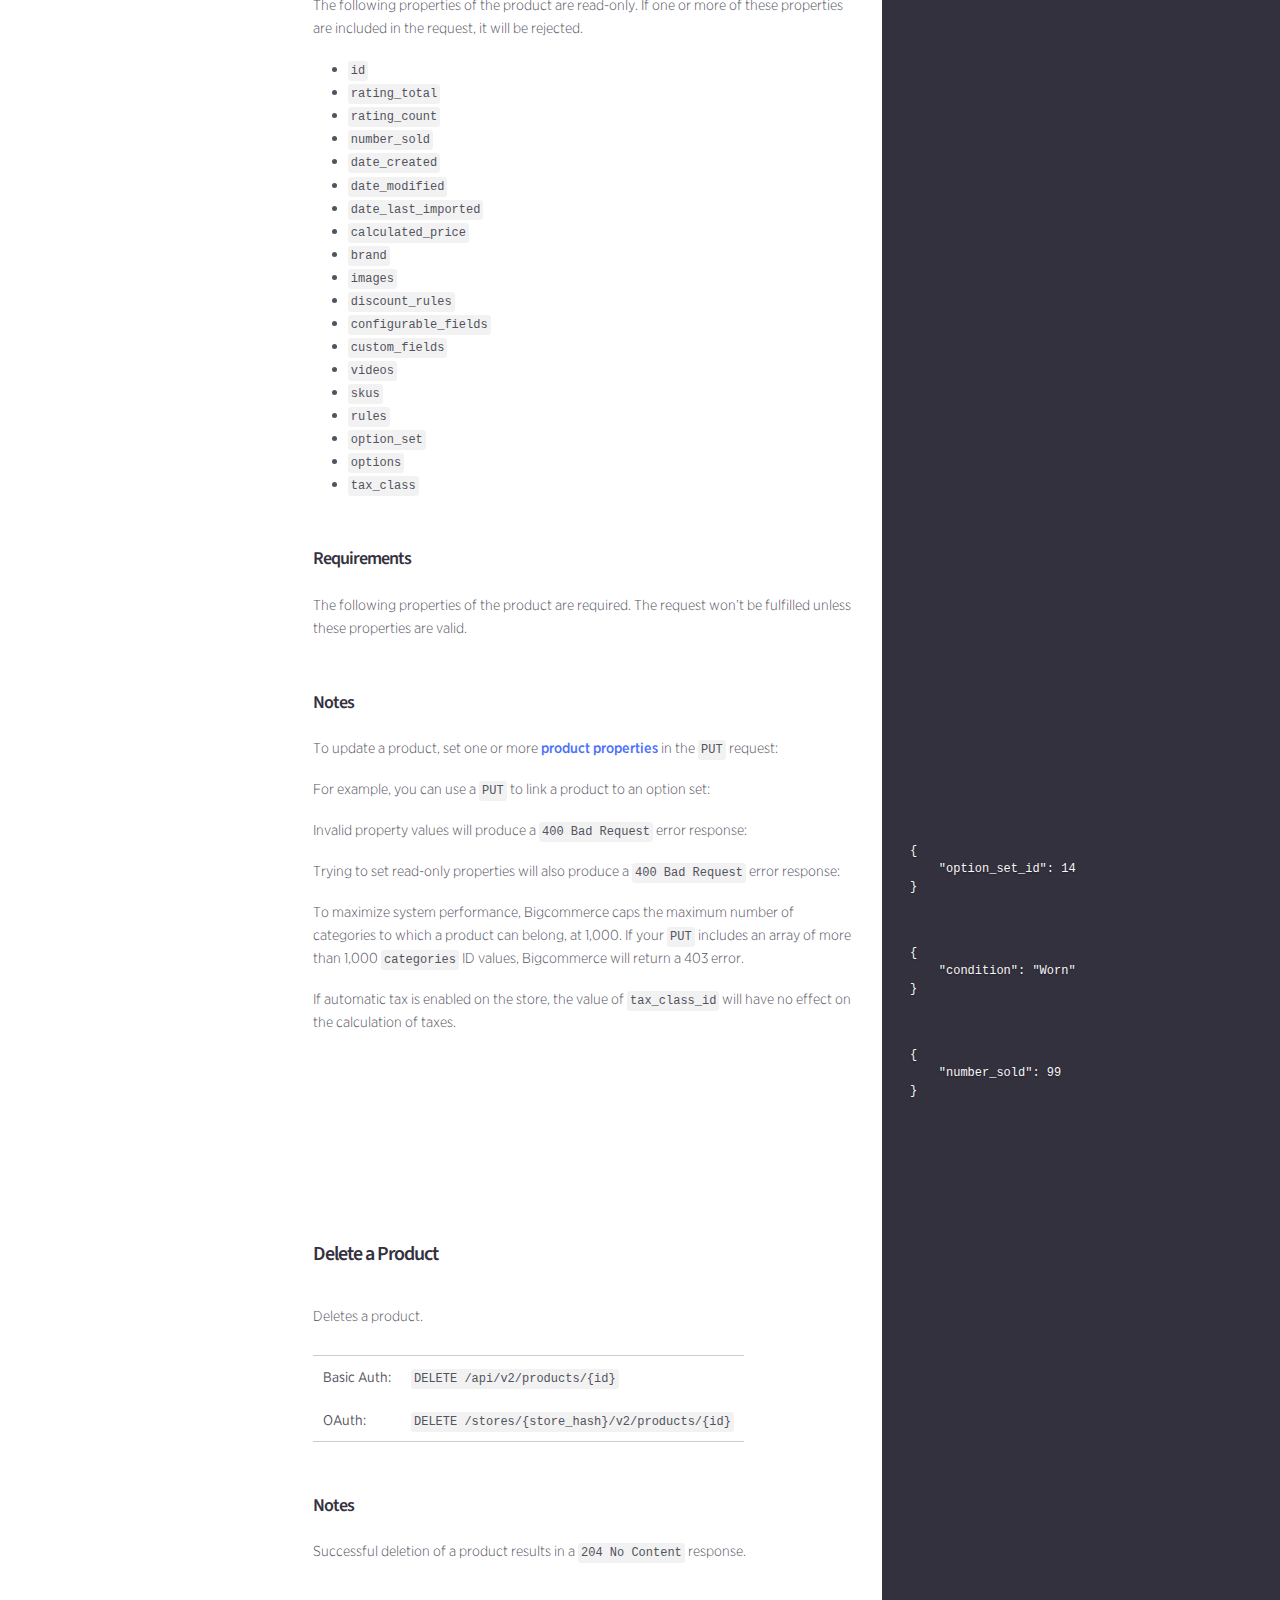
<file: build/api/index.html>
<!doctype html>
<html>
  <head>
    <meta charset="utf-8">
    <meta content="IE=edge,chrome=1" http-equiv="X-UA-Compatible">
    <meta name="viewport" content="width=device-width, initial-scale=1, maximum-scale=1">
    <title>Bigcommerce APIs</title>
    <link rel="shortcut icon" href="/images/favicon.ico" type="image/x-icon" /> 

    <style>
      .highlight table td { padding: 5px; }
.highlight table pre { margin: 0; }
.highlight, .highlight .w {
  color: #f8f8f2;
  background-color: #272822;
}
.highlight .err {
  color: #151515;
  background-color: #ac4142;
}
.highlight .c, .highlight .cd, .highlight .cm, .highlight .c1, .highlight .cs {
  color: #505050;
}
.highlight .cp {
  color: #f4bf75;
}
.highlight .nt {
  color: #f4bf75;
}
.highlight .o, .highlight .ow {
  color: #d0d0d0;
}
.highlight .p, .highlight .pi {
  color: #d0d0d0;
}
.highlight .gi {
  color: #90a959;
}
.highlight .gd {
  color: #ac4142;
}
.highlight .gh {
  color: #6a9fb5;
  background-color: #151515;
  font-weight: bold;
}
.highlight .k, .highlight .kn, .highlight .kp, .highlight .kr, .highlight .kv {
  color: #aa759f;
}
.highlight .kc {
  color: #d28445;
}
.highlight .kt {
  color: #d28445;
}
.highlight .kd {
  color: #d28445;
}
.highlight .s, .highlight .sb, .highlight .sc, .highlight .sd, .highlight .s2, .highlight .sh, .highlight .sx, .highlight .s1 {
  color: #90a959;
}
.highlight .sr {
  color: #75b5aa;
}
.highlight .si {
  color: #8f5536;
}
.highlight .se {
  color: #8f5536;
}
.highlight .nn {
  color: #f4bf75;
}
.highlight .nc {
  color: #f4bf75;
}
.highlight .no {
  color: #f4bf75;
}
.highlight .na {
  color: #6a9fb5;
}
.highlight .m, .highlight .mf, .highlight .mh, .highlight .mi, .highlight .il, .highlight .mo, .highlight .mb, .highlight .mx {
  color: #90a959;
}
.highlight .ss {
  color: #90a959;
}
    </style>
    <link href="../stylesheets/screen.css" rel="stylesheet" media="screen" />
    <link href="../stylesheets/print.css" rel="stylesheet" media="print" />
    <script src="//ajax.googleapis.com/ajax/libs/jquery/2.1.3/jquery.min.js"></script>
      <script src="../javascripts/all.js"></script>
    <script>
    //This is Google's default GA code
    (function(i,s,o,g,r,a,m){i['GoogleAnalyticsObject']=r;i[r]=i[r]||function(){
    (i[r].q=i[r].q||[]).push(arguments)},i[r].l=1*new Date();a=s.createElement(o),
    m=s.getElementsByTagName(o)[0];a.async=1;a.src=g;m.parentNode.insertBefore(a,m)
    })(window,document,'script','//www.google-analytics.com/analytics.js','ga');
    ga('create', 'UA-47823747-2', 'auto');
    ga('send', 'pageview');
    // Used for navlink tracking (https://github.com/tripit/slate/issues/209)
    $(document).ready(function() {
      $('.tocify-item a').on('click', function(){
        ga('send', 'pageview', {'page': location.pathname + location.search  + location.hash});
      });
    });
    </script>
      <script>
        $(function() {
          setupLanguages(["curl","json"]);
        });
      </script>
  </head>

  <body class="api api_index" data-languages="[&quot;curl&quot;,&quot;json&quot;]">
    <a href="#" id="nav-button">
      <span>
        NAV
        <img src="../images/navbar.png" />
      </span>
    </a>

<header role="banner">
  <div class="topBar-container topBar-container--fixed">
    <nav class="top-bar ng-isolate-scope" ng-transclude="" top-bar="" style="height: 81px;">
      <ul class="title-area ng-scope">
        <li class="name"><a href="/"><img src="../images/BigCommerce_logo_white.svg" /></a></li>
      </ul>
      <section class="top-bar-section ng-scope">
        <ul class="menuItems">
          <li><a href="/api/v2/" title="API">API</a></li>
          <li><a href="/themes/" title="Themes">Themes</a></li>
          <li><a href="/changelog/" title="Changelog">Changelog</a></li>
          <li><a href="/support/" title="Help and Support">Support</a></li>
          <li class="hideOnTablet"><a href="/feedback" title="Send Feedback and Edits">Send Feedback/Edits</a></li>
        </ul>
      </section>
      <div class="top-bar-actions ng-scope">
        <div class="optional"><a href="https://login.bigcommerce.com/login">Log In</a></div>
        <div class="optional">
          <button class="button button--action button--small">Create Account</button>
        </div>
      </div>
    </nav>
  </div>
</header>

    <div class="tocify-wrapper">
        <div class="lang-selector">
              <a href="#" data-language-name="curl">Request</a>
              <a href="#" data-language-name="json">Response</a>
        </div>
        <div class="search">
          <input type="text" class="search" id="input-search" placeholder="Search">
        </div>
        <ul class="search-results"></ul>
      <div id="toc">
      </div>
        <ul class="toc-footer">
            <li><a href="/">Home</a></li>
            <li><a href='/api/v2/'>API</a></li>
            <li><a href='/themes/'>Themes</a></li>
            <li><a href='/themes/blueprint/'> &nbsp; Blueprint Themes</a></li>
            <li><a href='https://stencil.bigcommerce.com/docs'> &nbsp;  Stencil Themes</a></li>
            <li><a href='#'>Sign Up for a Developer Key</a></li>
            <li><a href='http://github.com/tripit/slate'>Documentation by Slate</a></li>
        </ul>
    </div>
    <div class="page-wrapper">
      <div class="dark-box"></div>
      <div class="content">
        <h1 id="api-documentation">API Documentation</h1>

          <h1 id="client-libraries">Client Libraries</h1>

<h2 id="official-bigcommerce-sdks">Official Bigcommerce SDKs</h2>

<p>Bigcommerce provides and maintains the following full-featured SDKs in a variety of languages.</p>

<table><thead>
<tr>
<th style="text-align: left"><a href="https://github.com/bigcommerce/bigcommerce-api-php">PHP</a></th>
<th style="text-align: left"><a href="https://github.com/bigcommerce/bigcommerce-api-ruby">Ruby</a></th>
</tr>
</thead><tbody>
<tr>
<td style="text-align: left">The official Bigcommerce PHP client, with minimal external dependencies. Uses Basic Authentication.</td>
<td style="text-align: left">The official Bigcommerce Ruby client, available as a Gem. Uses either OAuth or Basic Authentication.</td>
</tr>
<tr>
<td style="text-align: left"><a href="https://github.com/bigcommerce/bigcommerce-api-python"><strong>Python</strong></a></td>
<td style="text-align: left"></td>
</tr>
<tr>
<td style="text-align: left">The official Bigcommerce Python client, available as a PyPi package. Uses either OAuth or Basic Authentication.</td>
<td style="text-align: left"></td>
</tr>
</tbody></table>

<h2 id="official-bigcommerce-oauth-hello-world-apps">Official Bigcommerce OAuth Hello World Apps</h2>

<p>Bigcommerce provides and maintains the following hello world apps in a variety of languages. These allow you to get a quick start with your OAuth app development.</p>

<table><thead>
<tr>
<th style="text-align: left"><a href="https://github.com/bigcommerce/hello-world-app-php-silex">Silex</a></th>
<th style="text-align: left"><a href="https://github.com/bigcommerce/hello-world-app-ruby-sinatra">Sinatra</a></th>
</tr>
</thead><tbody>
<tr>
<td style="text-align: left"><code class="prettyprint">PHP</code></td>
<td style="text-align: left"><code class="prettyprint">RUBY</code></td>
</tr>
<tr>
<td style="text-align: left">A sample app written in PHP, using <a href="http://silex.sensiolabs.org/">Silex</a> and <a href="http://docs.guzzlephp.org/en/latest/">Guzzle</a>.</td>
<td style="text-align: left">A sample app written in Ruby, using <a href="http://www.sinatrarb.com/">Sinatra</a> with <a href="http://datamapper.org/">DataMapper</a> and <a href="http://rubydoc.info/github/rest-client/rest-client">RestClient</a>.</td>
</tr>
</tbody></table>

<table><thead>
<tr>
<th style="text-align: left"><a href="https://github.com/bigcommerce/hello-world-app-python-flask">Flask</a></th>
<th style="text-align: left"><a href="https://github.com/bigcommerce/omniauth-bigcommerce">OmniAuth</a></th>
</tr>
</thead><tbody>
<tr>
<td style="text-align: left"><code class="prettyprint">Python</code></td>
<td style="text-align: left"><code class="prettyprint">Ruby</code></td>
</tr>
<tr>
<td style="text-align: left">A sample app written in Python, using <a href="http://flask.pocoo.org/">Flask</a>.</td>
<td style="text-align: left">A Ruby gem that allows you to authenticate using <a href="https://github.com/intridea/omniauth/wiki">OmniAuth</a>.</td>
</tr>
</tbody></table>

<h2 id="community-contributed-libraries">Community Contributed Libraries</h2>

<p>The following libraries and tools have been contributed by our community. They’re not officially supported, but we think they’re great.</p>

<table><thead>
<tr>
<th style="text-align: left">PHP</th>
<th style="text-align: left">Ruby</th>
</tr>
</thead><tbody>
<tr>
<td style="text-align: left">*  <a href="https://github.com/adambilsing/PHP-cURL-lib-for-Bigcommerce-API">PHP-cURL-lib-for-Bigcommerce-API</a></td>
<td style="text-align: left">*   <a href="https://github.com/ideaoforder/bigcommerce_api">bigcommerce_api</a></td>
</tr>
<tr>
<td style="text-align: left"><strong>Python</strong></td>
<td style="text-align: left"><strong>C# and .NET</strong></td>
</tr>
<tr>
<td style="text-align: left">*   <a href="https://github.com/Clean-Cole/python-bigcommerce-api">python-bigcommerce-api</a></td>
<td style="text-align: left">*   <a href="https://github.com/worstone/BigCommerce4Net">BigCommerce4Net</a></td>
</tr>
<tr>
<td style="text-align: left"></td>
<td style="text-align: left">*   <a href="https://github.com/jmawebtech/bigcommercerestapi">bigcommercerestapi</a></td>
</tr>
</tbody></table>

          <h1 id="errors">Errors</h1>

<table><thead>
<tr>
<th>Error Code</th>
<th>Meaning</th>
</tr>
</thead><tbody>
<tr>
<td>400</td>
<td>Bad Request &ndash; Request failed due to not meeting parameters</td>
</tr>
<tr>
<td>401</td>
<td>Unauthorized &ndash; Your API credentials are incorrect</td>
</tr>
<tr>
<td>403</td>
<td>Forbidden &ndash; You do not possess appropriate permissions</td>
</tr>
<tr>
<td>404</td>
<td>Not Found &ndash; Resource not found (may be due to poor request)</td>
</tr>
<tr>
<td>405</td>
<td>Method Not Allowed &ndash; Invalid method used</td>
</tr>
<tr>
<td>406</td>
<td>Not Acceptable &ndash; Invalid request format</td>
</tr>
<tr>
<td>429</td>
<td>Too Many Requests &ndash; Excessive API requests</td>
</tr>
<tr>
<td>500</td>
<td>Internal Server Error &ndash; We had a problem with our server. Try again later.</td>
</tr>
<tr>
<td>503</td>
<td>Service Unavailable &ndash; We&rsquo;re experiencing a temporary issue. Check status.bigcommerce.com</td>
</tr>
</tbody></table>

          <h1 id="products">Products</h1>

<p>Properties for a saleable item in the catalog</p>

<table><thead>
<tr>
<th></th>
<th></th>
</tr>
</thead><tbody>
<tr>
<td>Managed by</td>
<td><a href="/api/?BasicAuth#products-resource">Products Resource</a></td>
</tr>
</tbody></table>

<h2 id="product-object-properties">Product Object – Properties</h2>

<table><thead>
<tr>
<th>Name</th>
<th>Type</th>
<th>Description</th>
</tr>
</thead><tbody>
<tr>
<td>id</td>
<td>int</td>
<td>The unique numerical ID of the product, increments sequentially</td>
</tr>
<tr>
<td>keyword_filter</td>
<td>string</td>
<td></td>
</tr>
<tr>
<td>name</td>
<td>string</td>
<td>The product name.</td>
</tr>
<tr>
<td>type</td>
<td>enum</td>
<td>The product type: physical - a physical stock unit digital - a digital download</td>
</tr>
<tr>
<td>sku</td>
<td>string</td>
<td>User defined product code/stock keeping unit (SKU).</td>
</tr>
<tr>
<td>description</td>
<td>text</td>
<td>The product description which can include HTML formatting.</td>
</tr>
<tr>
<td>search_keywords</td>
<td>text</td>
<td>A comma separated list of keywords that can be used to locate the product when searching the store.</td>
</tr>
<tr>
<td>availability_description</td>
<td>string</td>
<td>Availability text displayed on the checkout page under the product title telling the customer how long it will normally take to ship this product, such as &ldquo;Usually ships in 24 hours&rdquo;.</td>
</tr>
<tr>
<td>price</td>
<td>decimal</td>
<td>The price of the product, the price should include or exclude tax based on the store settings.</td>
</tr>
<tr>
<td>cost_price</td>
<td>decimal</td>
<td>The cost price of the product, stored for reference only, it is not used or displayed anywhere on the store.</td>
</tr>
<tr>
<td>retail_price</td>
<td>decimal</td>
<td>The retail cost of the product, if entered the retail cost price will be shown on the product page.</td>
</tr>
<tr>
<td>sale_price</td>
<td>decimal</td>
<td>The sale price will be used instead of value in the price field when calculating the products cost if entered.</td>
</tr>
<tr>
<td>calculated_price</td>
<td>decimal</td>
<td></td>
</tr>
<tr>
<td>sort_order</td>
<td>int</td>
<td>Priority this product will be given when included in product lists on category pages and search results. The lower the number, the closer to the top of the results the product will be.</td>
</tr>
<tr>
<td>is_visible</td>
<td>boolean</td>
<td>Flag to determine if the product should be displayed to customers browsing the store or not. If true the product will be displayed, false the product will be hidden from view.</td>
</tr>
<tr>
<td>is_featured</td>
<td>boolean</td>
<td>Flag to determine if the product should be included in &ldquo;featured products&rdquo; panel when viewing the store.</td>
</tr>
<tr>
<td>related_products</td>
<td>string</td>
<td>Defaults to -1, which causes the store to automatically generate a list of related products. To manually specify the list of related products, include their IDs, separated by commas. For example, &ldquo;3, 6, 7, 21&rdquo;.</td>
</tr>
<tr>
<td>inventory_level</td>
<td>int</td>
<td>Current inventory level of the product. Simple inventory tracking must be enabled (See the inventory_tracking field) for this to take any effect.</td>
</tr>
<tr>
<td>inventory_warning_level</td>
<td>int</td>
<td>Inventory Warning level for the product. When the products inventory level drops below the warning level the store owner will be informed. Simple inventory tracking must be enabled (See the inventory_tracking field) for this to take any effect.</td>
</tr>
<tr>
<td>warranty</td>
<td>text</td>
<td>Warranty information displayed on the product page which can include HTML formatting.</td>
</tr>
<tr>
<td>weight</td>
<td>decimal</td>
<td>Weight of the product used which can be used when calculating shipping costs.</td>
</tr>
<tr>
<td>width</td>
<td>decimal</td>
<td>Width of the product used which can be used when calculating shipping costs.</td>
</tr>
<tr>
<td>height</td>
<td>decimal</td>
<td>Height of the product used which can be used when calculating shipping costs.</td>
</tr>
<tr>
<td>depth</td>
<td>decimal</td>
<td>Depth of the product used which can be used when calculating shipping costs.</td>
</tr>
<tr>
<td>fixed_cost_shipping_price</td>
<td>decimal</td>
<td>A fixed shipping cost for the product, if defined the value will be used during checkout instead of normal shipping cost calculation.</td>
</tr>
<tr>
<td>is_free_shipping</td>
<td>boolean</td>
<td>Flag used to indicate if the product has free shipping or not. If true the shipping cost for the product will be zero.</td>
</tr>
<tr>
<td>inventory_tracking</td>
<td>enum</td>
<td>The type of inventory tracking for the product: none - inventory levels will not be tracked. simple - inventory levels will be tracked using the &ldquo;inventory_level&rdquo; and &ldquo;inventory_warning_level&rdquo; fields. sku - inventory levels will be tracked based on individual product options which maintain their own warning levels and inventory levels.</td>
</tr>
<tr>
<td>rating_total</td>
<td>int</td>
<td>The total rating for the product.</td>
</tr>
<tr>
<td>rating_count</td>
<td>int</td>
<td>The total number of ratings the product has had.</td>
</tr>
<tr>
<td>total_sold</td>
<td>int</td>
<td></td>
</tr>
<tr>
<td>date_created</td>
<td>date</td>
<td>The date of which the product was created.</td>
</tr>
<tr>
<td>brand_id</td>
<td>int</td>
<td>The product&rsquo;s brand</td>
</tr>
<tr>
<td>view_count</td>
<td>int</td>
<td>The number of times the product has been viewed.</td>
</tr>
<tr>
<td>page_title</td>
<td>string</td>
<td>Custom title for the products page, if not defined the product name will be used as the page title.</td>
</tr>
<tr>
<td>meta_keywords</td>
<td>text</td>
<td>Custom meta keywords for the product page, if not defined the store default keywords will be used.</td>
</tr>
<tr>
<td>meta_description</td>
<td>text</td>
<td>Custom meta description for the product page, if not defined the store default meta description will be used.</td>
</tr>
<tr>
<td>layout_file</td>
<td>string</td>
<td>The layout template file used to render this category.</td>
</tr>
<tr>
<td>is_price_hidden</td>
<td>boolean</td>
<td>False by default, which indicates that the price of this product should be shown on the product page. If set to &ldquo;true&rdquo;, the price is hidden. NOTE: To successfully set &ldquo;is_price_hidden&rdquo; to &ldquo;true&rdquo;, the &ldquo;availability&rdquo; value must be &ldquo;disabled&rdquo;.</td>
</tr>
<tr>
<td>price_hidden_label</td>
<td>string</td>
<td>By default, an empty string. If &ldquo;is_price_hidden&rdquo; is &ldquo;true&rdquo;, the value of &ldquo;price_hidden_label&rdquo; is displayed instead of the price. NOTE: To successfully set a non-empty string value for &ldquo;price_hidden_label&rdquo;, the &ldquo;availability&rdquo; value must be &ldquo;disabled&rdquo;.</td>
</tr>
<tr>
<td>categories</td>
<td>array</td>
<td>An array of IDs for the categories this product belongs to. When updating a product, if an array of categories is supplied all product categories will be overwritten. Does not accept more than 1,000 ID values.</td>
</tr>
<tr>
<td>date_modified</td>
<td>date</td>
<td>The date that the product was last modified.</td>
</tr>
<tr>
<td>event_date_field_name</td>
<td>string</td>
<td>Name of the field to be displayed on the product page when selecting the &ldquo;delivery/event&rdquo; date.</td>
</tr>
<tr>
<td>event_date_type</td>
<td>enum</td>
<td>none - If set to none then the event/delivery date requirement and field will be disabled. after - The selected date must fall either on or after the date specified in the &ldquo;event_date_start&rdquo; field. before - The selected date must fall either before or on the date specified in the &ldquo;event_date_end&rdquo; field. range - The selected date must fall between the &ldquo;event_date_start&rdquo; and &ldquo;event_date_end&rdquo; dates.</td>
</tr>
<tr>
<td>event_date_start</td>
<td>date</td>
<td>The date which is used as the &ldquo;after&rdquo; date when the product requires the customer to select a delivery/event date.</td>
</tr>
<tr>
<td>event_date_end</td>
<td>date</td>
<td>The date which is used as the &ldquo;before&rdquo; date when the product requires the customer to select a delivery/event date.</td>
</tr>
<tr>
<td>myob_asset_account</td>
<td>string</td>
<td>MYOB Asset Account.</td>
</tr>
<tr>
<td>myob_income_account</td>
<td>string</td>
<td>MYOB Income Account.</td>
</tr>
<tr>
<td>myob_expense_account</td>
<td>string</td>
<td>MYOB Expense/COS Account.</td>
</tr>
<tr>
<td>peachtree_gl_account</td>
<td>string</td>
<td>Peachtree General Ledger Account.</td>
</tr>
<tr>
<td>condition</td>
<td>enum</td>
<td>The product condition, will be shown on the product page if the value of the &ldquo;is_condition_shown&rdquo; field is true. Possible values: New, Used, Refurbished</td>
</tr>
<tr>
<td>is_condition_shown</td>
<td>boolean</td>
<td>Flag used to determine if the product condition is shown to the customer on the product page.</td>
</tr>
<tr>
<td>preorder_release_date</td>
<td>date</td>
<td>Pre-order release date. See availability field for details on setting a products availability to accept pre-orders.</td>
</tr>
<tr>
<td>is_preorder_only</td>
<td>boolean</td>
<td>If set to false, the product will not change its availability from preorder to available on the release date. Otherwise on the release date the products availability/status will change to available.</td>
</tr>
<tr>
<td>preorder_message</td>
<td>string</td>
<td>Custom expected date message to display on the product page, if undefined the message defaults to the store wide setting. Can contain the %%DATE%% place holder which will be substituted for the release date</td>
</tr>
<tr>
<td>order_quantity_minimum</td>
<td>int</td>
<td>The minimum quantity an order has to contain to be able to purchase this product.</td>
</tr>
<tr>
<td>order_quantity_maximum</td>
<td>int</td>
<td>The maximum quantity an order can contain when purchasing the product.</td>
</tr>
<tr>
<td>open_graph_type</td>
<td>enum</td>
<td>Type of product, valid values are: product album book drink food game movie song tv_show</td>
</tr>
<tr>
<td>open_graph_title</td>
<td>string</td>
<td>Title of the product, if not specified the product name will be used instead.</td>
</tr>
<tr>
<td>open_graph_description</td>
<td>text</td>
<td>Description to use for the product, if not specified then the meta_description will be used instead.</td>
</tr>
<tr>
<td>is_open_graph_thumbnail</td>
<td>boolean</td>
<td>If set to true, the product thumbnail image will be used as the open graph image.</td>
</tr>
<tr>
<td>upc</td>
<td>string</td>
<td>The product UPC code which is used in feeds for shopping comparison sites.</td>
</tr>
<tr>
<td>date_last_imported</td>
<td>date</td>
<td>The date of which the product was last imported using the bulk importer.</td>
</tr>
<tr>
<td>option_set_id</td>
<td>int</td>
<td>The ID of the option set applied to the product. Note: To remove the option set off the product, set the value to &ldquo;null&rdquo; on update.</td>
</tr>
<tr>
<td>tax_class_id</td>
<td>int</td>
<td>The ID of the tax class applied to the product. NOTE: Value ignored if automatic tax is enabled.</td>
</tr>
<tr>
<td>option_set_display</td>
<td>enum</td>
<td>The position the option set options will be displayed on the product page.</td>
</tr>
<tr>
<td>bin_picking_number</td>
<td>string</td>
<td>The BIN picking number for the product.</td>
</tr>
<tr>
<td>custom_url</td>
<td>string</td>
<td></td>
</tr>
<tr>
<td>availability</td>
<td>enum</td>
<td>Availability of the product. availability options: available - The product can be purchased in the store front. disabled - The product is listed in the store front but can not be purchased. preorder - The product is listed for pre-orders.</td>
</tr>
<tr>
<td>brand</td>
<td>resource</td>
<td></td>
</tr>
<tr>
<td>downloads</td>
<td>resource</td>
<td></td>
</tr>
<tr>
<td>images</td>
<td>resource</td>
<td>See the Images resource for information.</td>
</tr>
<tr>
<td>discount_rules</td>
<td>resource</td>
<td>See the Bulk Discount Rules resource for information.</td>
</tr>
<tr>
<td>configurable_fields</td>
<td>resource</td>
<td>See the Configurable Fields resource for information.</td>
</tr>
<tr>
<td>custom_fields</td>
<td>resource</td>
<td>See the Custom Fields resource for information.</td>
</tr>
<tr>
<td>videos</td>
<td>resource</td>
<td>See the Videos resource for information.</td>
</tr>
<tr>
<td>skus</td>
<td>resource</td>
<td>Stock Keeping Units for the product. See the SKU resource for the definition of a sku object.</td>
</tr>
<tr>
<td>rules</td>
<td>resource</td>
<td>Rules which apply to this product only which are based on the products Option Set. See Rules resource for information.</td>
</tr>
<tr>
<td>option_set</td>
<td>resource</td>
<td>See the Option Set resource for information.</td>
</tr>
<tr>
<td>options</td>
<td>resource</td>
<td>Options from the option set applied to the product. See the Product Options resource for information.</td>
</tr>
<tr>
<td>tax_class</td>
<td>resource</td>
<td></td>
</tr>
<tr>
<td>avalara_product_tax_code</td>
<td>resource</td>
<td>Accepts AvaTax system codes that identify products and services that fall into special sales tax categories. Allows merchants that subscribe to Avalara Premium to achieve increased accuracy in sales tax calculations. Stores without Avalara Premium will ignore the code when calculating sales tax. Do not pass more than one code. The codes are case-sensitive. Refer to the &ldquo;AvaTax System tax codes&rdquo; section of the following page for further information and the full list of codes: https://help.avalara.com/000_AvaTax_Calc/000AvaTaxCalc_User_Guide/040_Managing_Tax_Profiles/050_Tax_Codes/001_What_is_a_Tax_Code</td>
</tr>
</tbody></table>

<h2 id="webhook-events">Webhook Events</h2>

<h3 id="product-created">Product Created</h3>
<pre class="highlight plaintext"><code>store/product/created
</code></pre>

<p>Occurs when a product is created from the control panel, bulk import or via the API.</p>

<h3 id="product-updated">Product Updated</h3>
<pre class="highlight plaintext"><code>store/product/updated
</code></pre>

<p>Occurs when a product is updated from the control panel or via the API.</p>

<h3 id="product-deleted">Product Deleted</h3>
<pre class="highlight plaintext"><code>store/product/deleted
</code></pre>

<p>Occurs when a product is deleted from the control panel or via the API.</p>

          <h2 id="products-resource-operations">Products Resource – Operations</h2>

<p>Catalog of saleable items in the store.</p>

<table><thead>
<tr>
<th></th>
<th></th>
</tr>
</thead><tbody>
<tr>
<td><strong>Manages</strong></td>
<td><a href="/api/?BasicAuth#product-properties">Product Object</a></td>
</tr>
<tr>
<td><strong>OAuth Scopes</strong></td>
<td><code class="prettyprint">store_v2_products</code></td>
</tr>
<tr>
<td></td>
<td><code class="prettyprint">store_v2_products_read_only</code></td>
</tr>
</tbody></table>

<p><strong>Operations</strong></p>

<ul>
<li>  <a href="#list-products">List Products</a></li>
<li>  <a href="#get-a-product">Get a Product</a></li>
<li>  <a href="#get-a-product-count">Get a Product Count</a></li>
<li>  <a href="#create-a-product">Create a Product</a></li>
<li>  <a href="#update-a-product">Update a Product</a></li>
<li>  <a href="#delete-a-product">Delete a Product</a></li>
<li>  <a href="#delete-all-products">Delete All Products</a></li>
</ul>

<h2 id="list-products">List Products</h2>

<p>Gets the collection of products. (Default sorting is by product id, from lowest to highest.)</p>
<pre class="highlight plaintext"><code>
</code></pre>
<pre class="highlight json"><code><span class="p">[</span><span class="w">
  </span><span class="p">{</span><span class="w">
    </span><span class="nt">"id"</span><span class="p">:</span><span class="w"> </span><span class="mi">32</span><span class="p">,</span><span class="w">
    </span><span class="nt">"keyword_filter"</span><span class="p">:</span><span class="w"> </span><span class="kc">null</span><span class="p">,</span><span class="w">
    </span><span class="nt">"name"</span><span class="p">:</span><span class="w"> </span><span class="s2">"[Sample] Tomorrow is today, Red printed scarf"</span><span class="p">,</span><span class="w">
    </span><span class="nt">"type"</span><span class="p">:</span><span class="w"> </span><span class="s2">"physical"</span><span class="p">,</span><span class="w">
    </span><span class="nt">"sku"</span><span class="p">:</span><span class="w"> </span><span class="s2">""</span><span class="p">,</span><span class="w">
    </span><span class="nt">"description"</span><span class="p">:</span><span class="w"> </span><span class="s2">"Densely pack your descriptions with useful information and watch products fly off the shelf."</span><span class="p">,</span><span class="w">
    </span><span class="nt">"search_keywords"</span><span class="p">:</span><span class="w"> </span><span class="kc">null</span><span class="p">,</span><span class="w">
    </span><span class="nt">"availability_description"</span><span class="p">:</span><span class="w"> </span><span class="s2">""</span><span class="p">,</span><span class="w">
    </span><span class="nt">"price"</span><span class="p">:</span><span class="w"> </span><span class="s2">"89.0000"</span><span class="p">,</span><span class="w">
    </span><span class="nt">"cost_price"</span><span class="p">:</span><span class="w"> </span><span class="s2">"0.0000"</span><span class="p">,</span><span class="w">
    </span><span class="nt">"retail_price"</span><span class="p">:</span><span class="w"> </span><span class="s2">"0.0000"</span><span class="p">,</span><span class="w">
    </span><span class="nt">"sale_price"</span><span class="p">:</span><span class="w"> </span><span class="s2">"0.0000"</span><span class="p">,</span><span class="w">
    </span><span class="nt">"calculated_price"</span><span class="p">:</span><span class="w"> </span><span class="s2">"89.0000"</span><span class="p">,</span><span class="w">
    </span><span class="nt">"sort_order"</span><span class="p">:</span><span class="w"> </span><span class="mi">0</span><span class="p">,</span><span class="w">
    </span><span class="nt">"is_visible"</span><span class="p">:</span><span class="w"> </span><span class="kc">true</span><span class="p">,</span><span class="w">
    </span><span class="nt">"is_featured"</span><span class="p">:</span><span class="w"> </span><span class="kc">true</span><span class="p">,</span><span class="w">
    </span><span class="nt">"related_products"</span><span class="p">:</span><span class="w"> </span><span class="s2">"-1"</span><span class="p">,</span><span class="w">
    </span><span class="nt">"inventory_level"</span><span class="p">:</span><span class="w"> </span><span class="mi">0</span><span class="p">,</span><span class="w">
    </span><span class="nt">"inventory_warning_level"</span><span class="p">:</span><span class="w"> </span><span class="mi">0</span><span class="p">,</span><span class="w">
    </span><span class="nt">"warranty"</span><span class="p">:</span><span class="w"> </span><span class="kc">null</span><span class="p">,</span><span class="w">
    </span><span class="nt">"weight"</span><span class="p">:</span><span class="w"> </span><span class="s2">"0.3000"</span><span class="p">,</span><span class="w">
    </span><span class="nt">"width"</span><span class="p">:</span><span class="w"> </span><span class="s2">"0.0000"</span><span class="p">,</span><span class="w">
    </span><span class="nt">"height"</span><span class="p">:</span><span class="w"> </span><span class="s2">"0.0000"</span><span class="p">,</span><span class="w">
    </span><span class="nt">"depth"</span><span class="p">:</span><span class="w"> </span><span class="s2">"0.0000"</span><span class="p">,</span><span class="w">
    </span><span class="nt">"fixed_cost_shipping_price"</span><span class="p">:</span><span class="w"> </span><span class="s2">"10.0000"</span><span class="p">,</span><span class="w">
    </span><span class="nt">"is_free_shipping"</span><span class="p">:</span><span class="w"> </span><span class="kc">false</span><span class="p">,</span><span class="w">
    </span><span class="nt">"inventory_tracking"</span><span class="p">:</span><span class="w"> </span><span class="s2">"none"</span><span class="p">,</span><span class="w">
    </span><span class="nt">"rating_total"</span><span class="p">:</span><span class="w"> </span><span class="mi">0</span><span class="p">,</span><span class="w">
    </span><span class="nt">"rating_count"</span><span class="p">:</span><span class="w"> </span><span class="mi">0</span><span class="p">,</span><span class="w">
    </span><span class="nt">"total_sold"</span><span class="p">:</span><span class="w"> </span><span class="mi">0</span><span class="p">,</span><span class="w">
    </span><span class="nt">"date_created"</span><span class="p">:</span><span class="w"> </span><span class="s2">"Fri, 21 Sep 2012 02:31:01 +0000"</span><span class="p">,</span><span class="w">
    </span><span class="nt">"brand_id"</span><span class="p">:</span><span class="w"> </span><span class="mi">17</span><span class="p">,</span><span class="w">
    </span><span class="nt">"view_count"</span><span class="p">:</span><span class="w"> </span><span class="mi">4</span><span class="p">,</span><span class="w">
    </span><span class="nt">"page_title"</span><span class="p">:</span><span class="w"> </span><span class="s2">""</span><span class="p">,</span><span class="w">
    </span><span class="nt">"meta_keywords"</span><span class="p">:</span><span class="w"> </span><span class="kc">null</span><span class="p">,</span><span class="w">
    </span><span class="nt">"meta_description"</span><span class="p">:</span><span class="w"> </span><span class="kc">null</span><span class="p">,</span><span class="w">
    </span><span class="nt">"layout_file"</span><span class="p">:</span><span class="w"> </span><span class="s2">"product.html"</span><span class="p">,</span><span class="w">
    </span><span class="nt">"is_price_hidden"</span><span class="p">:</span><span class="w"> </span><span class="kc">false</span><span class="p">,</span><span class="w">
    </span><span class="nt">"price_hidden_label"</span><span class="p">:</span><span class="w"> </span><span class="s2">""</span><span class="p">,</span><span class="w">
    </span><span class="nt">"categories"</span><span class="p">:</span><span class="w"> </span><span class="p">[</span><span class="w">
      </span><span class="mi">14</span><span class="w">
    </span><span class="p">],</span><span class="w">
    </span><span class="nt">"date_modified"</span><span class="p">:</span><span class="w"> </span><span class="s2">"Mon, 24 Sep 2012 01:34:57 +0000"</span><span class="p">,</span><span class="w">
    </span><span class="nt">"event_date_field_name"</span><span class="p">:</span><span class="w"> </span><span class="s2">"Delivery Date"</span><span class="p">,</span><span class="w">
    </span><span class="nt">"event_date_type"</span><span class="p">:</span><span class="w"> </span><span class="s2">"none"</span><span class="p">,</span><span class="w">
    </span><span class="nt">"event_date_start"</span><span class="p">:</span><span class="w"> </span><span class="s2">""</span><span class="p">,</span><span class="w">
    </span><span class="nt">"event_date_end"</span><span class="p">:</span><span class="w"> </span><span class="s2">""</span><span class="p">,</span><span class="w">
    </span><span class="nt">"myob_asset_account"</span><span class="p">:</span><span class="w"> </span><span class="s2">""</span><span class="p">,</span><span class="w">
    </span><span class="nt">"myob_income_account"</span><span class="p">:</span><span class="w"> </span><span class="s2">""</span><span class="p">,</span><span class="w">
    </span><span class="nt">"myob_expense_account"</span><span class="p">:</span><span class="w"> </span><span class="s2">""</span><span class="p">,</span><span class="w">
    </span><span class="nt">"peachtree_gl_account"</span><span class="p">:</span><span class="w"> </span><span class="s2">""</span><span class="p">,</span><span class="w">
    </span><span class="nt">"condition"</span><span class="p">:</span><span class="w"> </span><span class="s2">"New"</span><span class="p">,</span><span class="w">
    </span><span class="nt">"is_condition_shown"</span><span class="p">:</span><span class="w"> </span><span class="kc">false</span><span class="p">,</span><span class="w">
    </span><span class="nt">"preorder_release_date"</span><span class="p">:</span><span class="w"> </span><span class="s2">""</span><span class="p">,</span><span class="w">
    </span><span class="nt">"is_preorder_only"</span><span class="p">:</span><span class="w"> </span><span class="kc">false</span><span class="p">,</span><span class="w">
    </span><span class="nt">"preorder_message"</span><span class="p">:</span><span class="w"> </span><span class="s2">""</span><span class="p">,</span><span class="w">
    </span><span class="nt">"order_quantity_minimum"</span><span class="p">:</span><span class="w"> </span><span class="mi">0</span><span class="p">,</span><span class="w">
    </span><span class="nt">"order_quantity_maximum"</span><span class="p">:</span><span class="w"> </span><span class="mi">0</span><span class="p">,</span><span class="w">
    </span><span class="nt">"open_graph_type"</span><span class="p">:</span><span class="w"> </span><span class="s2">"product"</span><span class="p">,</span><span class="w">
    </span><span class="nt">"open_graph_title"</span><span class="p">:</span><span class="w"> </span><span class="s2">""</span><span class="p">,</span><span class="w">
    </span><span class="nt">"open_graph_description"</span><span class="p">:</span><span class="w"> </span><span class="kc">null</span><span class="p">,</span><span class="w">
    </span><span class="nt">"is_open_graph_thumbnail"</span><span class="p">:</span><span class="w"> </span><span class="kc">true</span><span class="p">,</span><span class="w">
    </span><span class="nt">"upc"</span><span class="p">:</span><span class="w"> </span><span class="kc">null</span><span class="p">,</span><span class="w">
    </span><span class="nt">"avalara_product_tax_code"</span><span class="p">:</span><span class="w"> </span><span class="s2">""</span><span class="p">,</span><span class="w">
    </span><span class="nt">"date_last_imported"</span><span class="p">:</span><span class="w"> </span><span class="s2">""</span><span class="p">,</span><span class="w">
    </span><span class="nt">"option_set_id"</span><span class="p">:</span><span class="w"> </span><span class="kc">null</span><span class="p">,</span><span class="w">
    </span><span class="nt">"tax_class_id"</span><span class="p">:</span><span class="w"> </span><span class="mi">0</span><span class="p">,</span><span class="w">
    </span><span class="nt">"option_set_display"</span><span class="p">:</span><span class="w"> </span><span class="s2">"right"</span><span class="p">,</span><span class="w">
    </span><span class="nt">"bin_picking_number"</span><span class="p">:</span><span class="w"> </span><span class="s2">""</span><span class="p">,</span><span class="w">
    </span><span class="nt">"custom_url"</span><span class="p">:</span><span class="w"> </span><span class="s2">"/tomorrow-is-today-red-printed-scarf/"</span><span class="p">,</span><span class="w">
    </span><span class="nt">"primary_image"</span><span class="p">:</span><span class="w"> </span><span class="p">{</span><span class="w">
      </span><span class="nt">"id"</span><span class="p">:</span><span class="w"> </span><span class="mi">247</span><span class="p">,</span><span class="w">
      </span><span class="nt">"zoom_url"</span><span class="p">:</span><span class="w"> </span><span class="s2">"https://cdn.url.path/bcapp/et7xe3pz/products/32/images/247/in_123__14581.1393831046.1280.1280.jpg?c=1"</span><span class="p">,</span><span class="w">
      </span><span class="nt">"thumbnail_url"</span><span class="p">:</span><span class="w"> </span><span class="s2">"https://cdn.url.path/bcapp/et7xe3pz/products/32/images/247/in_123__14581.1393831046.220.290.jpg?c=1"</span><span class="p">,</span><span class="w">
      </span><span class="nt">"standard_url"</span><span class="p">:</span><span class="w"> </span><span class="s2">"https://cdn.url.path/bcapp/et7xe3pz/products/32/images/247/in_123__14581.1393831046.386.513.jpg?c=1"</span><span class="p">,</span><span class="w">
      </span><span class="nt">"tiny_url"</span><span class="p">:</span><span class="w"> </span><span class="s2">"https://cdn.url.path/bcapp/et7xe3pz/products/32/images/247/in_123__14581.1393831046.44.58.jpg?c=1"</span><span class="w">
    </span><span class="p">},</span><span class="w">
    </span><span class="nt">"availability"</span><span class="p">:</span><span class="w"> </span><span class="s2">"available"</span><span class="p">,</span><span class="w">
    </span><span class="nt">"brand"</span><span class="p">:</span><span class="w"> </span><span class="p">{</span><span class="w">
      </span><span class="nt">"url"</span><span class="p">:</span><span class="w"> </span><span class="s2">"https://store-et7xe3pz.mybigcommerce.com/api/v2/brands/17.json"</span><span class="p">,</span><span class="w">
      </span><span class="nt">"resource"</span><span class="p">:</span><span class="w"> </span><span class="s2">"/brands/17"</span><span class="w">
    </span><span class="p">},</span><span class="w">
    </span><span class="nt">"images"</span><span class="p">:</span><span class="w"> </span><span class="p">{</span><span class="w">
      </span><span class="nt">"url"</span><span class="p">:</span><span class="w"> </span><span class="s2">"https://store-et7xe3pz.mybigcommerce.com/api/v2/products/32/images.json"</span><span class="p">,</span><span class="w">
      </span><span class="nt">"resource"</span><span class="p">:</span><span class="w"> </span><span class="s2">"/products/32/images"</span><span class="w">
    </span><span class="p">},</span><span class="w">
    </span><span class="nt">"discount_rules"</span><span class="p">:</span><span class="w"> </span><span class="p">{</span><span class="w">
      </span><span class="nt">"url"</span><span class="p">:</span><span class="w"> </span><span class="s2">"https://store-et7xe3pz.mybigcommerce.com/api/v2/products/32/discountrules.json"</span><span class="p">,</span><span class="w">
      </span><span class="nt">"resource"</span><span class="p">:</span><span class="w"> </span><span class="s2">"/products/32/discountrules"</span><span class="w">
    </span><span class="p">},</span><span class="w">
    </span><span class="nt">"configurable_fields"</span><span class="p">:</span><span class="w"> </span><span class="p">{</span><span class="w">
      </span><span class="nt">"url"</span><span class="p">:</span><span class="w"> </span><span class="s2">"https://store-et7xe3pz.mybigcommerce.com/api/v2/products/32/configurablefields.json"</span><span class="p">,</span><span class="w">
      </span><span class="nt">"resource"</span><span class="p">:</span><span class="w"> </span><span class="s2">"/products/32/configurablefields"</span><span class="w">
    </span><span class="p">},</span><span class="w">
    </span><span class="nt">"custom_fields"</span><span class="p">:</span><span class="w"> </span><span class="p">{</span><span class="w">
      </span><span class="nt">"url"</span><span class="p">:</span><span class="w"> </span><span class="s2">"https://store-et7xe3pz.mybigcommerce.com/api/v2/products/32/customfields.json"</span><span class="p">,</span><span class="w">
      </span><span class="nt">"resource"</span><span class="p">:</span><span class="w"> </span><span class="s2">"/products/32/customfields"</span><span class="w">
    </span><span class="p">},</span><span class="w">
    </span><span class="nt">"videos"</span><span class="p">:</span><span class="w"> </span><span class="p">{</span><span class="w">
      </span><span class="nt">"url"</span><span class="p">:</span><span class="w"> </span><span class="s2">"https://store-et7xe3pz.mybigcommerce.com/api/v2/products/32/videos.json"</span><span class="p">,</span><span class="w">
      </span><span class="nt">"resource"</span><span class="p">:</span><span class="w"> </span><span class="s2">"/products/32/videos"</span><span class="w">
    </span><span class="p">},</span><span class="w">
    </span><span class="nt">"skus"</span><span class="p">:</span><span class="w"> </span><span class="p">{</span><span class="w">
      </span><span class="nt">"url"</span><span class="p">:</span><span class="w"> </span><span class="s2">"https://store-et7xe3pz.mybigcommerce.com/api/v2/products/32/skus.json"</span><span class="p">,</span><span class="w">
      </span><span class="nt">"resource"</span><span class="p">:</span><span class="w"> </span><span class="s2">"/products/32/skus"</span><span class="w">
    </span><span class="p">},</span><span class="w">
    </span><span class="nt">"rules"</span><span class="p">:</span><span class="w"> </span><span class="p">{</span><span class="w">
      </span><span class="nt">"url"</span><span class="p">:</span><span class="w"> </span><span class="s2">"https://store-et7xe3pz.mybigcommerce.com/api/v2/products/32/rules.json"</span><span class="p">,</span><span class="w">
      </span><span class="nt">"resource"</span><span class="p">:</span><span class="w"> </span><span class="s2">"/products/32/rules"</span><span class="w">
    </span><span class="p">},</span><span class="w">
    </span><span class="nt">"option_set"</span><span class="p">:</span><span class="w"> </span><span class="kc">null</span><span class="p">,</span><span class="w">
    </span><span class="nt">"options"</span><span class="p">:</span><span class="w"> </span><span class="p">{</span><span class="w">
      </span><span class="nt">"url"</span><span class="p">:</span><span class="w"> </span><span class="s2">"https://store-et7xe3pz.mybigcommerce.com/api/v2/products/32/options.json"</span><span class="p">,</span><span class="w">
      </span><span class="nt">"resource"</span><span class="p">:</span><span class="w"> </span><span class="s2">"/products/32/options"</span><span class="w">
    </span><span class="p">},</span><span class="w">
    </span><span class="nt">"tax_class"</span><span class="p">:</span><span class="w"> </span><span class="p">{</span><span class="w">
      </span><span class="nt">"url"</span><span class="p">:</span><span class="w"> </span><span class="s2">"https://store-et7xe3pz.mybigcommerce.com/api/v2/taxclasses/0.json"</span><span class="p">,</span><span class="w">
      </span><span class="nt">"resource"</span><span class="p">:</span><span class="w"> </span><span class="s2">"/taxclasses/0"</span><span class="w">
    </span><span class="p">}</span><span class="w">
  </span><span class="p">},</span><span class="w">
  </span><span class="p">{</span><span class="w">
    </span><span class="nt">"id"</span><span class="p">:</span><span class="w"> </span><span class="mi">33</span><span class="p">,</span><span class="w">
    </span><span class="nt">"keyword_filter"</span><span class="p">:</span><span class="w"> </span><span class="kc">null</span><span class="p">,</span><span class="w">
    </span><span class="nt">"name"</span><span class="p">:</span><span class="w"> </span><span class="s2">"[Sample] Anna, multi-colored bangles"</span><span class="p">,</span><span class="w">
    </span><span class="nt">"type"</span><span class="p">:</span><span class="w"> </span><span class="s2">"physical"</span><span class="p">,</span><span class="w">
    </span><span class="nt">"sku"</span><span class="p">:</span><span class="w"> </span><span class="s2">""</span><span class="p">,</span><span class="w">
    </span><span class="nt">"description"</span><span class="p">:</span><span class="w"> </span><span class="s2">"One of the best things you can do to make your store successful is invest some time in writing great product descriptions.&lt;/p&gt;"</span><span class="p">,</span><span class="w">
    </span><span class="nt">"search_keywords"</span><span class="p">:</span><span class="w"> </span><span class="kc">null</span><span class="p">,</span><span class="w">
    </span><span class="nt">"availability_description"</span><span class="p">:</span><span class="w"> </span><span class="s2">""</span><span class="p">,</span><span class="w">
    </span><span class="nt">"price"</span><span class="p">:</span><span class="w"> </span><span class="s2">"59.0000"</span><span class="p">,</span><span class="w">
    </span><span class="nt">"cost_price"</span><span class="p">:</span><span class="w"> </span><span class="s2">"0.0000"</span><span class="p">,</span><span class="w">
    </span><span class="nt">"retail_price"</span><span class="p">:</span><span class="w"> </span><span class="s2">"0.0000"</span><span class="p">,</span><span class="w">
    </span><span class="nt">"sale_price"</span><span class="p">:</span><span class="w"> </span><span class="s2">"0.0000"</span><span class="p">,</span><span class="w">
    </span><span class="nt">"calculated_price"</span><span class="p">:</span><span class="w"> </span><span class="s2">"59.0000"</span><span class="p">,</span><span class="w">
    </span><span class="nt">"sort_order"</span><span class="p">:</span><span class="w"> </span><span class="mi">0</span><span class="p">,</span><span class="w">
    </span><span class="nt">"is_visible"</span><span class="p">:</span><span class="w"> </span><span class="kc">true</span><span class="p">,</span><span class="w">
    </span><span class="nt">"is_featured"</span><span class="p">:</span><span class="w"> </span><span class="kc">true</span><span class="p">,</span><span class="w">
    </span><span class="nt">"related_products"</span><span class="p">:</span><span class="w"> </span><span class="s2">"-1"</span><span class="p">,</span><span class="w">
    </span><span class="nt">"inventory_level"</span><span class="p">:</span><span class="w"> </span><span class="mi">0</span><span class="p">,</span><span class="w">
    </span><span class="nt">"inventory_warning_level"</span><span class="p">:</span><span class="w"> </span><span class="mi">0</span><span class="p">,</span><span class="w">
    </span><span class="nt">"warranty"</span><span class="p">:</span><span class="w"> </span><span class="kc">null</span><span class="p">,</span><span class="w">
    </span><span class="nt">"weight"</span><span class="p">:</span><span class="w"> </span><span class="s2">"0.5000"</span><span class="p">,</span><span class="w">
    </span><span class="nt">"width"</span><span class="p">:</span><span class="w"> </span><span class="s2">"0.0000"</span><span class="p">,</span><span class="w">
    </span><span class="nt">"height"</span><span class="p">:</span><span class="w"> </span><span class="s2">"0.0000"</span><span class="p">,</span><span class="w">
    </span><span class="nt">"depth"</span><span class="p">:</span><span class="w"> </span><span class="s2">"0.0000"</span><span class="p">,</span><span class="w">
    </span><span class="nt">"fixed_cost_shipping_price"</span><span class="p">:</span><span class="w"> </span><span class="s2">"0.0000"</span><span class="p">,</span><span class="w">
    </span><span class="nt">"is_free_shipping"</span><span class="p">:</span><span class="w"> </span><span class="kc">false</span><span class="p">,</span><span class="w">
    </span><span class="nt">"inventory_tracking"</span><span class="p">:</span><span class="w"> </span><span class="s2">"none"</span><span class="p">,</span><span class="w">
    </span><span class="nt">"rating_total"</span><span class="p">:</span><span class="w"> </span><span class="mi">0</span><span class="p">,</span><span class="w">
    </span><span class="nt">"rating_count"</span><span class="p">:</span><span class="w"> </span><span class="mi">0</span><span class="p">,</span><span class="w">
    </span><span class="nt">"total_sold"</span><span class="p">:</span><span class="w"> </span><span class="mi">0</span><span class="p">,</span><span class="w">
    </span><span class="nt">"date_created"</span><span class="p">:</span><span class="w"> </span><span class="s2">"Fri, 21 Sep 2012 02:46:41 +0000"</span><span class="p">,</span><span class="w">
    </span><span class="nt">"brand_id"</span><span class="p">:</span><span class="w"> </span><span class="mi">18</span><span class="p">,</span><span class="w">
    </span><span class="nt">"view_count"</span><span class="p">:</span><span class="w"> </span><span class="mi">12</span><span class="p">,</span><span class="w">
    </span><span class="nt">"page_title"</span><span class="p">:</span><span class="w"> </span><span class="s2">""</span><span class="p">,</span><span class="w">
    </span><span class="nt">"meta_keywords"</span><span class="p">:</span><span class="w"> </span><span class="kc">null</span><span class="p">,</span><span class="w">
    </span><span class="nt">"meta_description"</span><span class="p">:</span><span class="w"> </span><span class="kc">null</span><span class="p">,</span><span class="w">
    </span><span class="nt">"layout_file"</span><span class="p">:</span><span class="w"> </span><span class="s2">"product.html"</span><span class="p">,</span><span class="w">
    </span><span class="nt">"is_price_hidden"</span><span class="p">:</span><span class="w"> </span><span class="kc">false</span><span class="p">,</span><span class="w">
    </span><span class="nt">"price_hidden_label"</span><span class="p">:</span><span class="w"> </span><span class="s2">""</span><span class="p">,</span><span class="w">
    </span><span class="nt">"categories"</span><span class="p">:</span><span class="w"> </span><span class="p">[</span><span class="w">
      </span><span class="mi">14</span><span class="w">
    </span><span class="p">],</span><span class="w">
    </span><span class="nt">"date_modified"</span><span class="p">:</span><span class="w"> </span><span class="s2">"Mon, 24 Sep 2012 05:28:02 +0000"</span><span class="p">,</span><span class="w">
    </span><span class="nt">"event_date_field_name"</span><span class="p">:</span><span class="w"> </span><span class="s2">"Delivery Date"</span><span class="p">,</span><span class="w">
    </span><span class="nt">"event_date_type"</span><span class="p">:</span><span class="w"> </span><span class="s2">"none"</span><span class="p">,</span><span class="w">
    </span><span class="nt">"event_date_start"</span><span class="p">:</span><span class="w"> </span><span class="s2">""</span><span class="p">,</span><span class="w">
    </span><span class="nt">"event_date_end"</span><span class="p">:</span><span class="w"> </span><span class="s2">""</span><span class="p">,</span><span class="w">
    </span><span class="nt">"myob_asset_account"</span><span class="p">:</span><span class="w"> </span><span class="s2">""</span><span class="p">,</span><span class="w">
    </span><span class="nt">"myob_income_account"</span><span class="p">:</span><span class="w"> </span><span class="s2">""</span><span class="p">,</span><span class="w">
    </span><span class="nt">"myob_expense_account"</span><span class="p">:</span><span class="w"> </span><span class="s2">""</span><span class="p">,</span><span class="w">
    </span><span class="nt">"peachtree_gl_account"</span><span class="p">:</span><span class="w"> </span><span class="s2">""</span><span class="p">,</span><span class="w">
    </span><span class="nt">"condition"</span><span class="p">:</span><span class="w"> </span><span class="s2">"New"</span><span class="p">,</span><span class="w">
    </span><span class="nt">"is_condition_shown"</span><span class="p">:</span><span class="w"> </span><span class="kc">false</span><span class="p">,</span><span class="w">
    </span><span class="nt">"preorder_release_date"</span><span class="p">:</span><span class="w"> </span><span class="s2">""</span><span class="p">,</span><span class="w">
    </span><span class="nt">"is_preorder_only"</span><span class="p">:</span><span class="w"> </span><span class="kc">false</span><span class="p">,</span><span class="w">
    </span><span class="nt">"preorder_message"</span><span class="p">:</span><span class="w"> </span><span class="s2">""</span><span class="p">,</span><span class="w">
    </span><span class="nt">"order_quantity_minimum"</span><span class="p">:</span><span class="w"> </span><span class="mi">0</span><span class="p">,</span><span class="w">
    </span><span class="nt">"order_quantity_maximum"</span><span class="p">:</span><span class="w"> </span><span class="mi">0</span><span class="p">,</span><span class="w">
    </span><span class="nt">"open_graph_type"</span><span class="p">:</span><span class="w"> </span><span class="s2">"product"</span><span class="p">,</span><span class="w">
    </span><span class="nt">"open_graph_title"</span><span class="p">:</span><span class="w"> </span><span class="s2">""</span><span class="p">,</span><span class="w">
    </span><span class="nt">"open_graph_description"</span><span class="p">:</span><span class="w"> </span><span class="kc">null</span><span class="p">,</span><span class="w">
    </span><span class="nt">"is_open_graph_thumbnail"</span><span class="p">:</span><span class="w"> </span><span class="kc">true</span><span class="p">,</span><span class="w">
    </span><span class="nt">"upc"</span><span class="p">:</span><span class="w"> </span><span class="kc">null</span><span class="p">,</span><span class="w">
    </span><span class="nt">"avalara_product_tax_code"</span><span class="p">:</span><span class="w"> </span><span class="s2">""</span><span class="p">,</span><span class="w">
    </span><span class="nt">"date_last_imported"</span><span class="p">:</span><span class="w"> </span><span class="s2">""</span><span class="p">,</span><span class="w">
    </span><span class="nt">"option_set_id"</span><span class="p">:</span><span class="w"> </span><span class="mi">13</span><span class="p">,</span><span class="w">
    </span><span class="nt">"tax_class_id"</span><span class="p">:</span><span class="w"> </span><span class="mi">0</span><span class="p">,</span><span class="w">
    </span><span class="nt">"option_set_display"</span><span class="p">:</span><span class="w"> </span><span class="s2">"right"</span><span class="p">,</span><span class="w">
    </span><span class="nt">"bin_picking_number"</span><span class="p">:</span><span class="w"> </span><span class="s2">""</span><span class="p">,</span><span class="w">
    </span><span class="nt">"custom_url"</span><span class="p">:</span><span class="w"> </span><span class="s2">"/anna-multi-colored-bangles/"</span><span class="p">,</span><span class="w">
    </span><span class="nt">"primary_image"</span><span class="p">:</span><span class="w"> </span><span class="p">{</span><span class="w">
      </span><span class="nt">"id"</span><span class="p">:</span><span class="w"> </span><span class="mi">245</span><span class="p">,</span><span class="w">
      </span><span class="nt">"zoom_url"</span><span class="p">:</span><span class="w"> </span><span class="s2">"https://cdn.url.path/bcapp/et7xe3pz/products/33/images/245/HERO_cocolee_anna_92865__20303.1393831046.1280.1280.jpg?c=1"</span><span class="p">,</span><span class="w">
      </span><span class="nt">"thumbnail_url"</span><span class="p">:</span><span class="w"> </span><span class="s2">"https://cdn.url.path/bcapp/et7xe3pz/products/33/images/245/HERO_cocolee_anna_92865__20303.1393831046.220.290.jpg?c=1"</span><span class="p">,</span><span class="w">
      </span><span class="nt">"standard_url"</span><span class="p">:</span><span class="w"> </span><span class="s2">"https://cdn.url.path/bcapp/et7xe3pz/products/33/images/245/HERO_cocolee_anna_92865__20303.1393831046.386.513.jpg?c=1"</span><span class="p">,</span><span class="w">
      </span><span class="nt">"tiny_url"</span><span class="p">:</span><span class="w"> </span><span class="s2">"https://cdn.url.path/bcapp/et7xe3pz/products/33/images/245/HERO_cocolee_anna_92865__20303.1393831046.44.58.jpg?c=1"</span><span class="w">
    </span><span class="p">},</span><span class="w">
    </span><span class="nt">"availability"</span><span class="p">:</span><span class="w"> </span><span class="s2">"available"</span><span class="p">,</span><span class="w">
    </span><span class="nt">"brand"</span><span class="p">:</span><span class="w"> </span><span class="p">{</span><span class="w">
      </span><span class="nt">"url"</span><span class="p">:</span><span class="w"> </span><span class="s2">"https://store-et7xe3pz.mybigcommerce.com/api/v2/brands/18.json"</span><span class="p">,</span><span class="w">
      </span><span class="nt">"resource"</span><span class="p">:</span><span class="w"> </span><span class="s2">"/brands/18"</span><span class="w">
    </span><span class="p">},</span><span class="w">
    </span><span class="nt">"images"</span><span class="p">:</span><span class="w"> </span><span class="p">{</span><span class="w">
      </span><span class="nt">"url"</span><span class="p">:</span><span class="w"> </span><span class="s2">"https://store-et7xe3pz.mybigcommerce.com/api/v2/products/33/images.json"</span><span class="p">,</span><span class="w">
      </span><span class="nt">"resource"</span><span class="p">:</span><span class="w"> </span><span class="s2">"/products/33/images"</span><span class="w">
    </span><span class="p">},</span><span class="w">
    </span><span class="nt">"discount_rules"</span><span class="p">:</span><span class="w"> </span><span class="p">{</span><span class="w">
      </span><span class="nt">"url"</span><span class="p">:</span><span class="w"> </span><span class="s2">"https://store-et7xe3pz.mybigcommerce.com/api/v2/products/33/discountrules.json"</span><span class="p">,</span><span class="w">
      </span><span class="nt">"resource"</span><span class="p">:</span><span class="w"> </span><span class="s2">"/products/33/discountrules"</span><span class="w">
    </span><span class="p">},</span><span class="w">
    </span><span class="nt">"configurable_fields"</span><span class="p">:</span><span class="w"> </span><span class="p">{</span><span class="w">
      </span><span class="nt">"url"</span><span class="p">:</span><span class="w"> </span><span class="s2">"https://store-et7xe3pz.mybigcommerce.com/api/v2/products/33/configurablefields.json"</span><span class="p">,</span><span class="w">
      </span><span class="nt">"resource"</span><span class="p">:</span><span class="w"> </span><span class="s2">"/products/33/configurablefields"</span><span class="w">
    </span><span class="p">},</span><span class="w">
    </span><span class="nt">"custom_fields"</span><span class="p">:</span><span class="w"> </span><span class="p">{</span><span class="w">
      </span><span class="nt">"url"</span><span class="p">:</span><span class="w"> </span><span class="s2">"https://store-et7xe3pz.mybigcommerce.com/api/v2/products/33/customfields.json"</span><span class="p">,</span><span class="w">
      </span><span class="nt">"resource"</span><span class="p">:</span><span class="w"> </span><span class="s2">"/products/33/customfields"</span><span class="w">
    </span><span class="p">},</span><span class="w">
    </span><span class="nt">"videos"</span><span class="p">:</span><span class="w"> </span><span class="p">{</span><span class="w">
      </span><span class="nt">"url"</span><span class="p">:</span><span class="w"> </span><span class="s2">"https://store-et7xe3pz.mybigcommerce.com/api/v2/products/33/videos.json"</span><span class="p">,</span><span class="w">
      </span><span class="nt">"resource"</span><span class="p">:</span><span class="w"> </span><span class="s2">"/products/33/videos"</span><span class="w">
    </span><span class="p">},</span><span class="w">
    </span><span class="nt">"skus"</span><span class="p">:</span><span class="w"> </span><span class="p">{</span><span class="w">
      </span><span class="nt">"url"</span><span class="p">:</span><span class="w"> </span><span class="s2">"https://store-et7xe3pz.mybigcommerce.com/api/v2/products/33/skus.json"</span><span class="p">,</span><span class="w">
      </span><span class="nt">"resource"</span><span class="p">:</span><span class="w"> </span><span class="s2">"/products/33/skus"</span><span class="w">
    </span><span class="p">},</span><span class="w">
    </span><span class="nt">"rules"</span><span class="p">:</span><span class="w"> </span><span class="p">{</span><span class="w">
      </span><span class="nt">"url"</span><span class="p">:</span><span class="w"> </span><span class="s2">"https://store-et7xe3pz.mybigcommerce.com/api/v2/products/33/rules.json"</span><span class="p">,</span><span class="w">
      </span><span class="nt">"resource"</span><span class="p">:</span><span class="w"> </span><span class="s2">"/products/33/rules"</span><span class="w">
    </span><span class="p">},</span><span class="w">
    </span><span class="nt">"option_set"</span><span class="p">:</span><span class="w"> </span><span class="p">{</span><span class="w">
      </span><span class="nt">"url"</span><span class="p">:</span><span class="w"> </span><span class="s2">"https://store-et7xe3pz.mybigcommerce.com/api/v2/optionsets/13.json"</span><span class="p">,</span><span class="w">
      </span><span class="nt">"resource"</span><span class="p">:</span><span class="w"> </span><span class="s2">"/optionsets/13"</span><span class="w">
    </span><span class="p">},</span><span class="w">
    </span><span class="nt">"options"</span><span class="p">:</span><span class="w"> </span><span class="p">{</span><span class="w">
      </span><span class="nt">"url"</span><span class="p">:</span><span class="w"> </span><span class="s2">"https://store-et7xe3pz.mybigcommerce.com/api/v2/products/33/options.json"</span><span class="p">,</span><span class="w">
      </span><span class="nt">"resource"</span><span class="p">:</span><span class="w"> </span><span class="s2">"/products/33/options"</span><span class="w">
    </span><span class="p">},</span><span class="w">
    </span><span class="nt">"tax_class"</span><span class="p">:</span><span class="w"> </span><span class="p">{</span><span class="w">
      </span><span class="nt">"url"</span><span class="p">:</span><span class="w"> </span><span class="s2">"https://store-et7xe3pz.mybigcommerce.com/api/v2/taxclasses/0.json"</span><span class="p">,</span><span class="w">
      </span><span class="nt">"resource"</span><span class="p">:</span><span class="w"> </span><span class="s2">"/taxclasses/0"</span><span class="w">
    </span><span class="p">}</span><span class="w">
  </span><span class="p">}</span><span class="w">
</span><span class="p">]</span><span class="w">
</span></code></pre>

<table><thead>
<tr>
<th></th>
<th></th>
</tr>
</thead><tbody>
<tr>
<td>Basic Auth:</td>
<td><code class="prettyprint">GET /api/v2/products</code></td>
</tr>
<tr>
<td>OAuth:</td>
<td><code class="prettyprint">GET /stores/{store_hash}/v2/products</code></td>
</tr>
</tbody></table>

<h3 id="filters">Filters</h3>

<p>Filter parameters can be added to the URL query string to select specific products in the collection.</p>

<table><thead>
<tr>
<th>Parameter</th>
<th>Type</th>
<th>Example</th>
</tr>
</thead><tbody>
<tr>
<td><code class="prettyprint">min_id</code></td>
<td>int</td>
<td><code class="prettyprint">/api/v2/products?min_id={value}</code></td>
</tr>
<tr>
<td><code class="prettyprint">max_id</code></td>
<td>int</td>
<td><code class="prettyprint">/api/v2/products?max_id={value}</code></td>
</tr>
<tr>
<td><code class="prettyprint">name</code></td>
<td>string</td>
<td><code class="prettyprint">/api/v2/products?name={value}</code></td>
</tr>
<tr>
<td><code class="prettyprint">keyword_filter</code></td>
<td>string</td>
<td><code class="prettyprint">/api/v2/products?keyword_filter={value}</code></td>
</tr>
<tr>
<td><code class="prettyprint">description</code></td>
<td>string</td>
<td><code class="prettyprint">/api/v2/products?description={value}</code></td>
</tr>
<tr>
<td><code class="prettyprint">sku</code></td>
<td>string</td>
<td><code class="prettyprint">/api/v2/products?sku={value}</code></td>
</tr>
<tr>
<td><code class="prettyprint">condition</code></td>
<td>string</td>
<td><code class="prettyprint">/api/v2/products?condition={value}</code></td>
</tr>
<tr>
<td><code class="prettyprint">availability</code></td>
<td>string</td>
<td><code class="prettyprint">/api/v2/products?availability={value}</code></td>
</tr>
<tr>
<td><code class="prettyprint">brand_id</code></td>
<td>string</td>
<td><code class="prettyprint">/api/v2/products?brand_id={value}</code></td>
</tr>
<tr>
<td><code class="prettyprint">min_date_created</code></td>
<td>dateTime or date</td>
<td><code class="prettyprint">/api/v2/products?min_date_created={value}</code></td>
</tr>
<tr>
<td><code class="prettyprint">max_date_created</code></td>
<td>dateTime or date</td>
<td><code class="prettyprint">/api/v2/products?max_date_created={value}</code></td>
</tr>
<tr>
<td><code class="prettyprint">min_date_modified</code></td>
<td>dateTime or date</td>
<td><code class="prettyprint">/api/v2/products?min_date_modified={value}</code></td>
</tr>
<tr>
<td><code class="prettyprint">max_date_modified</code></td>
<td>dateTime or date</td>
<td><code class="prettyprint">/api/v2/products?max_date_modified={value}</code></td>
</tr>
<tr>
<td><code class="prettyprint">min_date_last_imported</code></td>
<td>date</td>
<td><code class="prettyprint">/api/v2/products?min_date_last_imported={value}</code></td>
</tr>
<tr>
<td><code class="prettyprint">max_date_last_imported</code></td>
<td>date</td>
<td><code class="prettyprint">/api/v2/products?max_date_last_imported={value}</code></td>
</tr>
<tr>
<td><code class="prettyprint">min_price</code></td>
<td>decimal</td>
<td><code class="prettyprint">/api/v2/products?min_price={value}</code></td>
</tr>
<tr>
<td><code class="prettyprint">max_price</code></td>
<td>decimal</td>
<td><code class="prettyprint">/api/v2/products?max_price={value}</code></td>
</tr>
<tr>
<td><code class="prettyprint">min_number_sold</code></td>
<td>int</td>
<td><code class="prettyprint">/api/v2/products?min_number_sold={value}</code></td>
</tr>
<tr>
<td><code class="prettyprint">max_number_sold</code></td>
<td>int</td>
<td><code class="prettyprint">/api/v2/products?max_number_sold={value}</code></td>
</tr>
<tr>
<td><code class="prettyprint">is_visible</code></td>
<td>string</td>
<td><code class="prettyprint">/api/v2/products?is_visible={value}</code></td>
</tr>
<tr>
<td><code class="prettyprint">is_featured</code></td>
<td>string</td>
<td><code class="prettyprint">/api/v2/products?is_featured={value}</code></td>
</tr>
<tr>
<td><code class="prettyprint">min_inventory_level</code></td>
<td>int</td>
<td><code class="prettyprint">/api/v2/products?min_inventory_level={value}</code></td>
</tr>
<tr>
<td><code class="prettyprint">max_inventory_level</code></td>
<td>int</td>
<td><code class="prettyprint">/api/v2/products?max_inventory_level={value}</code></td>
</tr>
<tr>
<td><code class="prettyprint">include_sku</code></td>
<td>boolean</td>
<td><code class="prettyprint">/api/v2/products?include_sku={value}</code></td>
</tr>
<tr>
<td><code class="prettyprint">category</code></td>
<td>string</td>
<td><code class="prettyprint">/api/v2/products?category={value}</code></td>
</tr>
<tr>
<td><code class="prettyprint">product_tax_code</code></td>
<td>string</td>
<td><code class="prettyprint">/api/v2/products?product_tax_code={value}</code></td>
</tr>
</tbody></table>

<h3 id="pagination">Pagination</h3>

<p>Parameters can be added to the URL query string to paginate the collection. The maximum limit is 250. If a limit isn’t provided, up to 50 products are returned by default.</p>

<table><thead>
<tr>
<th>Parameter</th>
<th>Type</th>
<th>Example</th>
</tr>
</thead><tbody>
<tr>
<td><code class="prettyprint">Page</code></td>
<td>int</td>
<td><code class="prettyprint">/api/v2/products?page={number}</code></td>
</tr>
<tr>
<td><code class="prettyprint">Limit</code></td>
<td>int</td>
<td><code class="prettyprint">/api/v2/products?limit={count}</code></td>
</tr>
</tbody></table>

<h2 id="get-a-product">Get a Product</h2>

<p>Gets a product.</p>
<pre class="highlight plaintext"><code></code></pre>
<pre class="highlight json"><code><span class="p">{</span><span class="w">
  </span><span class="nt">"id"</span><span class="p">:</span><span class="w"> </span><span class="mi">32</span><span class="p">,</span><span class="w">
  </span><span class="nt">"keyword_filter"</span><span class="p">:</span><span class="w"> </span><span class="kc">null</span><span class="p">,</span><span class="w">
  </span><span class="nt">"name"</span><span class="p">:</span><span class="w"> </span><span class="s2">"[Sample] Tomorrow is today, Red printed scarf"</span><span class="p">,</span><span class="w">
  </span><span class="nt">"type"</span><span class="p">:</span><span class="w"> </span><span class="s2">"physical"</span><span class="p">,</span><span class="w">
  </span><span class="nt">"sku"</span><span class="p">:</span><span class="w"> </span><span class="s2">""</span><span class="p">,</span><span class="w">
  </span><span class="nt">"description"</span><span class="p">:</span><span class="w"> </span><span class="s2">"Densely pack your descriptions with useful information and watch products fly off the shelf."</span><span class="p">,</span><span class="w">
  </span><span class="nt">"search_keywords"</span><span class="p">:</span><span class="w"> </span><span class="kc">null</span><span class="p">,</span><span class="w">
  </span><span class="nt">"availability_description"</span><span class="p">:</span><span class="w"> </span><span class="s2">""</span><span class="p">,</span><span class="w">
  </span><span class="nt">"price"</span><span class="p">:</span><span class="w"> </span><span class="s2">"89.0000"</span><span class="p">,</span><span class="w">
  </span><span class="nt">"cost_price"</span><span class="p">:</span><span class="w"> </span><span class="s2">"0.0000"</span><span class="p">,</span><span class="w">
  </span><span class="nt">"retail_price"</span><span class="p">:</span><span class="w"> </span><span class="s2">"0.0000"</span><span class="p">,</span><span class="w">
  </span><span class="nt">"sale_price"</span><span class="p">:</span><span class="w"> </span><span class="s2">"0.0000"</span><span class="p">,</span><span class="w">
  </span><span class="nt">"calculated_price"</span><span class="p">:</span><span class="w"> </span><span class="s2">"89.0000"</span><span class="p">,</span><span class="w">
  </span><span class="nt">"sort_order"</span><span class="p">:</span><span class="w"> </span><span class="mi">0</span><span class="p">,</span><span class="w">
  </span><span class="nt">"is_visible"</span><span class="p">:</span><span class="w"> </span><span class="kc">true</span><span class="p">,</span><span class="w">
  </span><span class="nt">"is_featured"</span><span class="p">:</span><span class="w"> </span><span class="kc">true</span><span class="p">,</span><span class="w">
  </span><span class="nt">"related_products"</span><span class="p">:</span><span class="w"> </span><span class="s2">"-1"</span><span class="p">,</span><span class="w">
  </span><span class="nt">"inventory_level"</span><span class="p">:</span><span class="w"> </span><span class="mi">0</span><span class="p">,</span><span class="w">
  </span><span class="nt">"inventory_warning_level"</span><span class="p">:</span><span class="w"> </span><span class="mi">0</span><span class="p">,</span><span class="w">
  </span><span class="nt">"warranty"</span><span class="p">:</span><span class="w"> </span><span class="kc">null</span><span class="p">,</span><span class="w">
  </span><span class="nt">"weight"</span><span class="p">:</span><span class="w"> </span><span class="s2">"0.3000"</span><span class="p">,</span><span class="w">
  </span><span class="nt">"width"</span><span class="p">:</span><span class="w"> </span><span class="s2">"0.0000"</span><span class="p">,</span><span class="w">
  </span><span class="nt">"height"</span><span class="p">:</span><span class="w"> </span><span class="s2">"0.0000"</span><span class="p">,</span><span class="w">
  </span><span class="nt">"depth"</span><span class="p">:</span><span class="w"> </span><span class="s2">"0.0000"</span><span class="p">,</span><span class="w">
  </span><span class="nt">"fixed_cost_shipping_price"</span><span class="p">:</span><span class="w"> </span><span class="s2">"10.0000"</span><span class="p">,</span><span class="w">
  </span><span class="nt">"is_free_shipping"</span><span class="p">:</span><span class="w"> </span><span class="kc">false</span><span class="p">,</span><span class="w">
  </span><span class="nt">"inventory_tracking"</span><span class="p">:</span><span class="w"> </span><span class="s2">"none"</span><span class="p">,</span><span class="w">
  </span><span class="nt">"rating_total"</span><span class="p">:</span><span class="w"> </span><span class="mi">0</span><span class="p">,</span><span class="w">
  </span><span class="nt">"rating_count"</span><span class="p">:</span><span class="w"> </span><span class="mi">0</span><span class="p">,</span><span class="w">
  </span><span class="nt">"total_sold"</span><span class="p">:</span><span class="w"> </span><span class="mi">0</span><span class="p">,</span><span class="w">
  </span><span class="nt">"date_created"</span><span class="p">:</span><span class="w"> </span><span class="s2">"Fri, 21 Sep 2012 02:31:01 +0000"</span><span class="p">,</span><span class="w">
  </span><span class="nt">"brand_id"</span><span class="p">:</span><span class="w"> </span><span class="mi">17</span><span class="p">,</span><span class="w">
  </span><span class="nt">"view_count"</span><span class="p">:</span><span class="w"> </span><span class="mi">4</span><span class="p">,</span><span class="w">
  </span><span class="nt">"page_title"</span><span class="p">:</span><span class="w"> </span><span class="s2">""</span><span class="p">,</span><span class="w">
  </span><span class="nt">"meta_keywords"</span><span class="p">:</span><span class="w"> </span><span class="kc">null</span><span class="p">,</span><span class="w">
  </span><span class="nt">"meta_description"</span><span class="p">:</span><span class="w"> </span><span class="kc">null</span><span class="p">,</span><span class="w">
  </span><span class="nt">"layout_file"</span><span class="p">:</span><span class="w"> </span><span class="s2">"product.html"</span><span class="p">,</span><span class="w">
  </span><span class="nt">"is_price_hidden"</span><span class="p">:</span><span class="w"> </span><span class="kc">false</span><span class="p">,</span><span class="w">
  </span><span class="nt">"price_hidden_label"</span><span class="p">:</span><span class="w"> </span><span class="s2">""</span><span class="p">,</span><span class="w">
  </span><span class="nt">"categories"</span><span class="p">:</span><span class="w"> </span><span class="p">[</span><span class="w">
    </span><span class="mi">14</span><span class="w">
  </span><span class="p">],</span><span class="w">
  </span><span class="nt">"date_modified"</span><span class="p">:</span><span class="w"> </span><span class="s2">"Mon, 24 Sep 2012 01:34:57 +0000"</span><span class="p">,</span><span class="w">
  </span><span class="nt">"event_date_field_name"</span><span class="p">:</span><span class="w"> </span><span class="s2">"Delivery Date"</span><span class="p">,</span><span class="w">
  </span><span class="nt">"event_date_type"</span><span class="p">:</span><span class="w"> </span><span class="s2">"none"</span><span class="p">,</span><span class="w">
  </span><span class="nt">"event_date_start"</span><span class="p">:</span><span class="w"> </span><span class="s2">""</span><span class="p">,</span><span class="w">
  </span><span class="nt">"event_date_end"</span><span class="p">:</span><span class="w"> </span><span class="s2">""</span><span class="p">,</span><span class="w">
  </span><span class="nt">"myob_asset_account"</span><span class="p">:</span><span class="w"> </span><span class="s2">""</span><span class="p">,</span><span class="w">
  </span><span class="nt">"myob_income_account"</span><span class="p">:</span><span class="w"> </span><span class="s2">""</span><span class="p">,</span><span class="w">
  </span><span class="nt">"myob_expense_account"</span><span class="p">:</span><span class="w"> </span><span class="s2">""</span><span class="p">,</span><span class="w">
  </span><span class="nt">"peachtree_gl_account"</span><span class="p">:</span><span class="w"> </span><span class="s2">""</span><span class="p">,</span><span class="w">
  </span><span class="nt">"condition"</span><span class="p">:</span><span class="w"> </span><span class="s2">"New"</span><span class="p">,</span><span class="w">
  </span><span class="nt">"is_condition_shown"</span><span class="p">:</span><span class="w"> </span><span class="kc">false</span><span class="p">,</span><span class="w">
  </span><span class="nt">"preorder_release_date"</span><span class="p">:</span><span class="w"> </span><span class="s2">""</span><span class="p">,</span><span class="w">
  </span><span class="nt">"is_preorder_only"</span><span class="p">:</span><span class="w"> </span><span class="kc">false</span><span class="p">,</span><span class="w">
  </span><span class="nt">"preorder_message"</span><span class="p">:</span><span class="w"> </span><span class="s2">""</span><span class="p">,</span><span class="w">
  </span><span class="nt">"order_quantity_minimum"</span><span class="p">:</span><span class="w"> </span><span class="mi">0</span><span class="p">,</span><span class="w">
  </span><span class="nt">"order_quantity_maximum"</span><span class="p">:</span><span class="w"> </span><span class="mi">0</span><span class="p">,</span><span class="w">
  </span><span class="nt">"open_graph_type"</span><span class="p">:</span><span class="w"> </span><span class="s2">"product"</span><span class="p">,</span><span class="w">
  </span><span class="nt">"open_graph_title"</span><span class="p">:</span><span class="w"> </span><span class="s2">""</span><span class="p">,</span><span class="w">
  </span><span class="nt">"open_graph_description"</span><span class="p">:</span><span class="w"> </span><span class="kc">null</span><span class="p">,</span><span class="w">
  </span><span class="nt">"is_open_graph_thumbnail"</span><span class="p">:</span><span class="w"> </span><span class="kc">true</span><span class="p">,</span><span class="w">
  </span><span class="nt">"upc"</span><span class="p">:</span><span class="w"> </span><span class="kc">null</span><span class="p">,</span><span class="w">
  </span><span class="nt">"avalara_product_tax_code"</span><span class="p">:</span><span class="w"> </span><span class="s2">""</span><span class="p">,</span><span class="w">
  </span><span class="nt">"date_last_imported"</span><span class="p">:</span><span class="w"> </span><span class="s2">""</span><span class="p">,</span><span class="w">
  </span><span class="nt">"option_set_id"</span><span class="p">:</span><span class="w"> </span><span class="kc">null</span><span class="p">,</span><span class="w">
  </span><span class="nt">"tax_class_id"</span><span class="p">:</span><span class="w"> </span><span class="mi">0</span><span class="p">,</span><span class="w">
  </span><span class="nt">"option_set_display"</span><span class="p">:</span><span class="w"> </span><span class="s2">"right"</span><span class="p">,</span><span class="w">
  </span><span class="nt">"bin_picking_number"</span><span class="p">:</span><span class="w"> </span><span class="s2">""</span><span class="p">,</span><span class="w">
  </span><span class="nt">"custom_url"</span><span class="p">:</span><span class="w"> </span><span class="s2">"/tomorrow-is-today-red-printed-scarf/"</span><span class="p">,</span><span class="w">
  </span><span class="nt">"primary_image"</span><span class="p">:</span><span class="w"> </span><span class="p">{</span><span class="w">
    </span><span class="nt">"id"</span><span class="p">:</span><span class="w"> </span><span class="mi">247</span><span class="p">,</span><span class="w">
    </span><span class="nt">"zoom_url"</span><span class="p">:</span><span class="w"> </span><span class="s2">"https://cdn.url.path/bcapp/et7xe3pz/products/32/images/247/in_123__14581.1393831046.1280.1280.jpg?c=1"</span><span class="p">,</span><span class="w">
    </span><span class="nt">"thumbnail_url"</span><span class="p">:</span><span class="w"> </span><span class="s2">"https://cdn.url.path/bcapp/et7xe3pz/products/32/images/247/in_123__14581.1393831046.220.290.jpg?c=1"</span><span class="p">,</span><span class="w">
    </span><span class="nt">"standard_url"</span><span class="p">:</span><span class="w"> </span><span class="s2">"https://cdn.url.path/bcapp/et7xe3pz/products/32/images/247/in_123__14581.1393831046.386.513.jpg?c=1"</span><span class="p">,</span><span class="w">
    </span><span class="nt">"tiny_url"</span><span class="p">:</span><span class="w"> </span><span class="s2">"https://cdn.url.path/bcapp/et7xe3pz/products/32/images/247/in_123__14581.1393831046.44.58.jpg?c=1"</span><span class="w">
  </span><span class="p">},</span><span class="w">
  </span><span class="nt">"availability"</span><span class="p">:</span><span class="w"> </span><span class="s2">"available"</span><span class="p">,</span><span class="w">
  </span><span class="nt">"brand"</span><span class="p">:</span><span class="w"> </span><span class="p">{</span><span class="w">
    </span><span class="nt">"url"</span><span class="p">:</span><span class="w"> </span><span class="s2">"https://store-et7xe3pz.mybigcommerce.com/api/v2/brands/17.json"</span><span class="p">,</span><span class="w">
    </span><span class="nt">"resource"</span><span class="p">:</span><span class="w"> </span><span class="s2">"/brands/17"</span><span class="w">
  </span><span class="p">},</span><span class="w">
  </span><span class="nt">"images"</span><span class="p">:</span><span class="w"> </span><span class="p">{</span><span class="w">
    </span><span class="nt">"url"</span><span class="p">:</span><span class="w"> </span><span class="s2">"https://store-et7xe3pz.mybigcommerce.com/api/v2/products/32/images.json"</span><span class="p">,</span><span class="w">
    </span><span class="nt">"resource"</span><span class="p">:</span><span class="w"> </span><span class="s2">"/products/32/images"</span><span class="w">
  </span><span class="p">},</span><span class="w">
  </span><span class="nt">"discount_rules"</span><span class="p">:</span><span class="w"> </span><span class="p">{</span><span class="w">
    </span><span class="nt">"url"</span><span class="p">:</span><span class="w"> </span><span class="s2">"https://store-et7xe3pz.mybigcommerce.com/api/v2/products/32/discountrules.json"</span><span class="p">,</span><span class="w">
    </span><span class="nt">"resource"</span><span class="p">:</span><span class="w"> </span><span class="s2">"/products/32/discountrules"</span><span class="w">
  </span><span class="p">},</span><span class="w">
  </span><span class="nt">"configurable_fields"</span><span class="p">:</span><span class="w"> </span><span class="p">{</span><span class="w">
    </span><span class="nt">"url"</span><span class="p">:</span><span class="w"> </span><span class="s2">"https://store-et7xe3pz.mybigcommerce.com/api/v2/products/32/configurablefields.json"</span><span class="p">,</span><span class="w">
    </span><span class="nt">"resource"</span><span class="p">:</span><span class="w"> </span><span class="s2">"/products/32/configurablefields"</span><span class="w">
  </span><span class="p">},</span><span class="w">
  </span><span class="nt">"custom_fields"</span><span class="p">:</span><span class="w"> </span><span class="p">{</span><span class="w">
    </span><span class="nt">"url"</span><span class="p">:</span><span class="w"> </span><span class="s2">"https://store-et7xe3pz.mybigcommerce.com/api/v2/products/32/customfields.json"</span><span class="p">,</span><span class="w">
    </span><span class="nt">"resource"</span><span class="p">:</span><span class="w"> </span><span class="s2">"/products/32/customfields"</span><span class="w">
  </span><span class="p">},</span><span class="w">
  </span><span class="nt">"videos"</span><span class="p">:</span><span class="w"> </span><span class="p">{</span><span class="w">
    </span><span class="nt">"url"</span><span class="p">:</span><span class="w"> </span><span class="s2">"https://store-et7xe3pz.mybigcommerce.com/api/v2/products/32/videos.json"</span><span class="p">,</span><span class="w">
    </span><span class="nt">"resource"</span><span class="p">:</span><span class="w"> </span><span class="s2">"/products/32/videos"</span><span class="w">
  </span><span class="p">},</span><span class="w">
  </span><span class="nt">"skus"</span><span class="p">:</span><span class="w"> </span><span class="p">{</span><span class="w">
    </span><span class="nt">"url"</span><span class="p">:</span><span class="w"> </span><span class="s2">"https://store-et7xe3pz.mybigcommerce.com/api/v2/products/32/skus.json"</span><span class="p">,</span><span class="w">
    </span><span class="nt">"resource"</span><span class="p">:</span><span class="w"> </span><span class="s2">"/products/32/skus"</span><span class="w">
  </span><span class="p">},</span><span class="w">
  </span><span class="nt">"rules"</span><span class="p">:</span><span class="w"> </span><span class="p">{</span><span class="w">
    </span><span class="nt">"url"</span><span class="p">:</span><span class="w"> </span><span class="s2">"https://store-et7xe3pz.mybigcommerce.com/api/v2/products/32/rules.json"</span><span class="p">,</span><span class="w">
    </span><span class="nt">"resource"</span><span class="p">:</span><span class="w"> </span><span class="s2">"/products/32/rules"</span><span class="w">
  </span><span class="p">},</span><span class="w">
  </span><span class="nt">"option_set"</span><span class="p">:</span><span class="w"> </span><span class="kc">null</span><span class="p">,</span><span class="w">
  </span><span class="nt">"options"</span><span class="p">:</span><span class="w"> </span><span class="p">{</span><span class="w">
    </span><span class="nt">"url"</span><span class="p">:</span><span class="w"> </span><span class="s2">"https://store-et7xe3pz.mybigcommerce.com/api/v2/products/32/options.json"</span><span class="p">,</span><span class="w">
    </span><span class="nt">"resource"</span><span class="p">:</span><span class="w"> </span><span class="s2">"/products/32/options"</span><span class="w">
  </span><span class="p">},</span><span class="w">
  </span><span class="nt">"tax_class"</span><span class="p">:</span><span class="w"> </span><span class="p">{</span><span class="w">
    </span><span class="nt">"url"</span><span class="p">:</span><span class="w"> </span><span class="s2">"https://store-et7xe3pz.mybigcommerce.com/api/v2/taxclasses/0.json"</span><span class="p">,</span><span class="w">
    </span><span class="nt">"resource"</span><span class="p">:</span><span class="w"> </span><span class="s2">"/taxclasses/0"</span><span class="w">
  </span><span class="p">}</span><span class="w">
</span><span class="p">}</span><span class="w">
</span></code></pre>

<table><thead>
<tr>
<th></th>
<th></th>
</tr>
</thead><tbody>
<tr>
<td>Basic Auth:</td>
<td><code class="prettyprint">GET /api/v2/products/{id}</code></td>
</tr>
<tr>
<td>OAuth:</td>
<td><code class="prettyprint">GET /stores/{store_hash}/v2/products/{id}</code></td>
</tr>
</tbody></table>

<h2 id="get-a-product-count">Get a Product Count</h2>

<p>Gets a count of products.</p>
<pre class="highlight plaintext"><code>
</code></pre>
<pre class="highlight json"><code><span class="p">{</span><span class="w">
  </span><span class="nt">"count"</span><span class="p">:</span><span class="w"> </span><span class="mi">44</span><span class="w">
</span><span class="p">}</span><span class="w">
</span></code></pre>

<table><thead>
<tr>
<th></th>
<th></th>
</tr>
</thead><tbody>
<tr>
<td>Basic Auth:</td>
<td><code class="prettyprint">GET /api/v2/products/count</code></td>
</tr>
<tr>
<td>OAuth:</td>
<td><code class="prettyprint">GET /stores/{store_hash}/v2/products/count</code></td>
</tr>
</tbody></table>

<h3 id="filters">Filters</h3>

<p>Filter parameters can be added to the URL query string to select specific products in the collection.</p>

<table><thead>
<tr>
<th>Parameter</th>
<th>Type</th>
<th>Example</th>
</tr>
</thead><tbody>
<tr>
<td><code class="prettyprint">min_id</code></td>
<td>int</td>
<td><code class="prettyprint">/api/v2/products?min_id={value}</code></td>
</tr>
<tr>
<td><code class="prettyprint">max_id</code></td>
<td>int</td>
<td><code class="prettyprint">/api/v2/products?max_id={value}</code></td>
</tr>
<tr>
<td><code class="prettyprint">name</code></td>
<td>string</td>
<td><code class="prettyprint">/api/v2/products?name={value}</code></td>
</tr>
<tr>
<td><code class="prettyprint">keyword_filter</code></td>
<td>string</td>
<td><code class="prettyprint">/api/v2/products?keyword_filter={value}</code></td>
</tr>
<tr>
<td><code class="prettyprint">description</code></td>
<td>string</td>
<td><code class="prettyprint">/api/v2/products?description={value}</code></td>
</tr>
<tr>
<td><code class="prettyprint">sku</code></td>
<td>string</td>
<td><code class="prettyprint">/api/v2/products?sku={value}</code></td>
</tr>
<tr>
<td><code class="prettyprint">condition</code></td>
<td>string</td>
<td><code class="prettyprint">/api/v2/products?condition={value}</code></td>
</tr>
<tr>
<td><code class="prettyprint">availability</code></td>
<td>string</td>
<td><code class="prettyprint">/api/v2/products?availability={value}</code></td>
</tr>
<tr>
<td><code class="prettyprint">brand_id</code></td>
<td>string</td>
<td><code class="prettyprint">/api/v2/products?brand_id={value}</code></td>
</tr>
<tr>
<td><code class="prettyprint">min_date_created</code></td>
<td>date</td>
<td><code class="prettyprint">/api/v2/products?min_date_created={value}</code></td>
</tr>
<tr>
<td><code class="prettyprint">max_date_created</code></td>
<td>date</td>
<td><code class="prettyprint">/api/v2/products?max_date_created={value}</code></td>
</tr>
<tr>
<td><code class="prettyprint">min_date_modified</code></td>
<td>date</td>
<td><code class="prettyprint">/api/v2/products?min_date_modified={value}</code></td>
</tr>
<tr>
<td><code class="prettyprint">max_date_modified</code></td>
<td>date</td>
<td><code class="prettyprint">/api/v2/products?max_date_modified={value}</code></td>
</tr>
<tr>
<td><code class="prettyprint">min_date_last_imported</code></td>
<td>date</td>
<td><code class="prettyprint">/api/v2/products?min_date_last_imported={value}</code></td>
</tr>
<tr>
<td><code class="prettyprint">max_date_last_imported</code></td>
<td>date</td>
<td><code class="prettyprint">/api/v2/products?max_date_last_imported={value}</code></td>
</tr>
<tr>
<td><code class="prettyprint">min_price</code></td>
<td>decimal</td>
<td><code class="prettyprint">/api/v2/products?min_price={value}</code></td>
</tr>
<tr>
<td><code class="prettyprint">max_price</code></td>
<td>decimal</td>
<td><code class="prettyprint">/api/v2/products?max_price={value}</code></td>
</tr>
<tr>
<td><code class="prettyprint">min_number_sold</code></td>
<td>int</td>
<td><code class="prettyprint">/api/v2/products?min_number_sold={value}</code></td>
</tr>
<tr>
<td><code class="prettyprint">max_number_sold</code></td>
<td>int</td>
<td><code class="prettyprint">/api/v2/products?max_number_sold={value}</code></td>
</tr>
<tr>
<td><code class="prettyprint">is_visible</code></td>
<td>string</td>
<td><code class="prettyprint">/api/v2/products?is_visible={value}</code></td>
</tr>
<tr>
<td><code class="prettyprint">is_featured</code></td>
<td>string</td>
<td><code class="prettyprint">/api/v2/products?is_featured={value}</code></td>
</tr>
<tr>
<td><code class="prettyprint">min_inventory_level</code></td>
<td>int</td>
<td><code class="prettyprint">/api/v2/products?min_inventory_level={value}</code></td>
</tr>
<tr>
<td><code class="prettyprint">max_inventory_level</code></td>
<td>int</td>
<td><code class="prettyprint">/api/v2/products?max_inventory_level={value}</code></td>
</tr>
<tr>
<td><code class="prettyprint">include_sku</code></td>
<td>boolean</td>
<td><code class="prettyprint">/api/v2/products?include_sku={value}</code></td>
</tr>
<tr>
<td><code class="prettyprint">category</code></td>
<td>string</td>
<td><code class="prettyprint">/api/v2/products?category={value}</code></td>
</tr>
<tr>
<td><code class="prettyprint">product_tax_code</code></td>
<td>string</td>
<td><code class="prettyprint">/api/v2/products?product_tax_code={value}</code></td>
</tr>
</tbody></table>

<h3 id="notes">Notes</h3>

<p>If no filters are applied, the total number of products is returned.</p>

<h2 id="create-a-product">Create a Product</h2>

<p>Creates a new product. The example request shows how to create a basic product by sending a <a href="/api/?javascript#product-properties">product object</a> with the minimum required properties.</p>
<pre class="highlight json"><code><span class="p">{</span><span class="w">
    </span><span class="nt">"name"</span><span class="p">:</span><span class="w"> </span><span class="s2">"Plain T-Shirt"</span><span class="p">,</span><span class="w">
    </span><span class="nt">"type"</span><span class="p">:</span><span class="w"> </span><span class="s2">"physical"</span><span class="p">,</span><span class="w">
    </span><span class="nt">"description"</span><span class="p">:</span><span class="w"> </span><span class="s2">"This timeless fashion staple will never go out of style!"</span><span class="p">,</span><span class="w">
    </span><span class="nt">"price"</span><span class="p">:</span><span class="w"> </span><span class="s2">"29.99"</span><span class="p">,</span><span class="w">
    </span><span class="nt">"categories"</span><span class="p">:</span><span class="w"> </span><span class="p">[</span><span class="mi">18</span><span class="p">],</span><span class="w">
    </span><span class="nt">"availability"</span><span class="p">:</span><span class="w"> </span><span class="s2">"available"</span><span class="p">,</span><span class="w">
    </span><span class="nt">"weight"</span><span class="p">:</span><span class="w"> </span><span class="s2">"0.5"</span><span class="w">
</span><span class="p">}</span><span class="w">
</span></code></pre>

<table><thead>
<tr>
<th></th>
<th></th>
</tr>
</thead><tbody>
<tr>
<td>Basic Auth:</td>
<td><code class="prettyprint">POST /api/v2/products</code></td>
</tr>
<tr>
<td>OAuth:</td>
<td><code class="prettyprint">POST /stores/{store_hash}/v2/products</code></td>
</tr>
</tbody></table>

<h3 id="read-only-properties">Read-only Properties</h3>

<p>The following properties of the product are read-only. If one or more of these properties are included in the request, it will be rejected.</p>

<ul>
<li>  <code class="prettyprint">calculated_price</code></li>
<li>  <code class="prettyprint">brand</code></li>
<li>  <code class="prettyprint">images</code></li>
<li>  <code class="prettyprint">discount_rules</code></li>
<li>  <code class="prettyprint">configurable_fields</code></li>
<li>  <code class="prettyprint">custom_fields</code></li>
<li>  <code class="prettyprint">videos</code></li>
<li>  <code class="prettyprint">skus</code></li>
<li>  <code class="prettyprint">rules</code></li>
<li>  <code class="prettyprint">option_set</code></li>
<li>  <code class="prettyprint">options</code></li>
<li>  <code class="prettyprint">tax_class</code></li>
</ul>

<h3 id="requirements">Requirements</h3>

<p>The following properties of the product are required. The request won’t be fulfilled unless these properties are valid.</p>

<ul>
<li>  <code class="prettyprint">name</code></li>
<li>  <code class="prettyprint">price</code></li>
<li>  <code class="prettyprint">categories</code></li>
<li>  <code class="prettyprint">type</code></li>
<li>  <code class="prettyprint">availability</code></li>
<li>  <code class="prettyprint">weight</code></li>
</ul>

<h3 id="notes">Notes</h3>

<p>When the <code class="prettyprint">is_visible</code> property is not provided, the product visibility is <code class="prettyprint">false</code> by default.</p>

<p>To make newly created products immediately visible on the storefront, you must set <code class="prettyprint">is_visible</code> to <code class="prettyprint">true</code> when you create the product.</p>

<p>To maximize system performance, Bigcommerce caps the number of categories that a product can belong to at 1,000. If your <code class="prettyprint">POST</code> includes an array of more than 1,000 <code class="prettyprint">categories</code> ID values, Bigcommerce will return a 403 error.</p>
<pre class="highlight json"><code><span class="mi">403</span><span class="w"> </span><span class="err">Access</span><span class="w"> </span><span class="err">Denied/Forbidden</span><span class="w">
</span></code></pre>

<p>If automatic tax is enabled on the store, the value of <code class="prettyprint">tax_class_id</code> will have no effect on the calculation of taxes.</p>

<h2 id="update-a-product">Update a Product</h2>

<p>Updates an existing product.</p>

<table><thead>
<tr>
<th></th>
<th></th>
</tr>
</thead><tbody>
<tr>
<td>Basic Auth:</td>
<td><code class="prettyprint">PUT /api/v2/products/{id}</code></td>
</tr>
<tr>
<td>OAuth:</td>
<td><code class="prettyprint">PUT /stores/{store_hash}/v2/products/{id}</code></td>
</tr>
</tbody></table>

<h3 id="read-only-properties">Read-only Properties</h3>

<p>The following properties of the product are read-only. If one or more of these properties are included in the request, it will be rejected.</p>

<ul>
<li>  <code class="prettyprint">id</code></li>
<li>  <code class="prettyprint">rating_total</code></li>
<li>  <code class="prettyprint">rating_count</code></li>
<li>  <code class="prettyprint">number_sold</code></li>
<li>  <code class="prettyprint">date_created</code></li>
<li>  <code class="prettyprint">date_modified</code></li>
<li>  <code class="prettyprint">date_last_imported</code></li>
<li>  <code class="prettyprint">calculated_price</code></li>
<li>  <code class="prettyprint">brand</code></li>
<li>  <code class="prettyprint">images</code></li>
<li>  <code class="prettyprint">discount_rules</code></li>
<li>  <code class="prettyprint">configurable_fields</code></li>
<li>  <code class="prettyprint">custom_fields</code></li>
<li>  <code class="prettyprint">videos</code></li>
<li>  <code class="prettyprint">skus</code></li>
<li>  <code class="prettyprint">rules</code></li>
<li>  <code class="prettyprint">option_set</code></li>
<li>  <code class="prettyprint">options</code></li>
<li>  <code class="prettyprint">tax_class</code></li>
</ul>

<h3 id="requirements">Requirements</h3>

<p>The following properties of the product are required. The request won’t be fulfilled unless these properties are valid.</p>

<h3 id="notes">Notes</h3>

<p>To update a product, set one or more <a href="/api/?javascript#product-properties">product properties</a> in the <code class="prettyprint">PUT</code> request:</p>
<pre class="highlight json"><code><span class="p">{</span><span class="w">
    </span><span class="nt">"custom_url"</span><span class="p">:</span><span class="w"> </span><span class="s2">"/plain-tshirt/"</span><span class="p">,</span><span class="w">
    </span><span class="nt">"is_visible"</span><span class="p">:</span><span class="w"> </span><span class="kc">true</span><span class="w">
</span><span class="p">}</span><span class="w">
</span></code></pre>

<p>For example, you can use a <code class="prettyprint">PUT</code> to link a product to an option set:</p>
<pre class="highlight plaintext"><code>{
    "option_set_id": 14
}
</code></pre>

<p>Invalid property values will produce a <code class="prettyprint">400 Bad Request</code> error response:</p>
<pre class="highlight plaintext"><code>{
    "condition": "Worn"
}
</code></pre>
<pre class="highlight json"><code><span class="mi">400</span><span class="w"> </span><span class="err">Bad</span><span class="w"> </span><span class="err">Request</span><span class="w">
</span></code></pre>

<p>Trying to set read-only properties will also produce a <code class="prettyprint">400 Bad Request</code> error response:</p>
<pre class="highlight plaintext"><code>{
    "number_sold": 99
}
</code></pre>
<pre class="highlight json"><code><span class="mi">400</span><span class="w"> </span><span class="err">Bad</span><span class="w"> </span><span class="err">Request</span><span class="w">
</span></code></pre>

<p>To maximize system performance, Bigcommerce caps the maximum number of categories to which a product can belong, at 1,000. If your <code class="prettyprint">PUT</code> includes an array of more than 1,000 <code class="prettyprint">categories</code> ID values, Bigcommerce will return a 403 error.</p>
<pre class="highlight json"><code><span class="mi">403</span><span class="w"> </span><span class="err">Access</span><span class="w"> </span><span class="err">Denied/Forbidden</span><span class="w">
</span></code></pre>

<p>If automatic tax is enabled on the store, the value of <code class="prettyprint">tax_class_id</code> will have no effect on the calculation of taxes.</p>

<h2 id="delete-a-product">Delete a Product</h2>

<p>Deletes a product.</p>

<table><thead>
<tr>
<th></th>
<th></th>
</tr>
</thead><tbody>
<tr>
<td>Basic Auth:</td>
<td><code class="prettyprint">DELETE /api/v2/products/{id}</code></td>
</tr>
<tr>
<td>OAuth:</td>
<td><code class="prettyprint">DELETE /stores/{store_hash}/v2/products/{id}</code></td>
</tr>
</tbody></table>

<h3 id="notes">Notes</h3>

<p>Successful deletion of a product results in a <code class="prettyprint">204 No Content</code> response.</p>
<pre class="highlight json"><code><span class="mi">204</span><span class="w"> </span><span class="err">No</span><span class="w"> </span><span class="err">Content</span><span class="w">
</span></code></pre>

<h2 id="delete-all-products">Delete All Products</h2>

<p>Deletes all products from the store.</p>

<table><thead>
<tr>
<th></th>
<th></th>
</tr>
</thead><tbody>
<tr>
<td>Basic Auth:</td>
<td><code class="prettyprint">DELETE /api/v2/products</code></td>
</tr>
<tr>
<td>OAuth:</td>
<td><code class="prettyprint">DELETE /stores/{store_hash}/v2/products</code></td>
</tr>
</tbody></table>

<h3 id="notes">Notes</h3>

<p>Successful deletion of all products returns a <code class="prettyprint">204 No Content</code> response.</p>
<pre class="highlight json"><code><span class="mi">204</span><span class="w"> </span><span class="err">No</span><span class="w"> </span><span class="err">Content</span><span class="w">
</span></code></pre>

          <h1 id="product-images">Product Images</h1>

<p>Properties for a product image</p>

<table><thead>
<tr>
<th></th>
<th></th>
</tr>
</thead><tbody>
<tr>
<td>Managed by</td>
<td><a href="/api/?BasicAuth#product-images-resource">Product Images Resource</a></td>
</tr>
</tbody></table>

<h2 id="product-image-object-properties">Product Image Object – Properties</h2>

<table><thead>
<tr>
<th>Name</th>
<th>Type</th>
<th>Description</th>
</tr>
</thead><tbody>
<tr>
<td>id</td>
<td>int</td>
<td></td>
</tr>
<tr>
<td>product_id</td>
<td>int</td>
<td>The ID of the product the image belongs to</td>
</tr>
<tr>
<td>image_file</td>
<td>string</td>
<td>When specifying a product image, the image_file should be specified as either: A path to an image already uploaded via FTP in the import directory and the path should be relative from the import directory. It can be a URL to an image accessible on the internet.</td>
</tr>
<tr>
<td>is_thumbnail</td>
<td>boolean</td>
<td>If true, the image is used as product thumbnail</td>
</tr>
<tr>
<td>sort_order</td>
<td>int</td>
<td>The order in which the image will be displayed on the product page. When updating if the image is given a lower priority, all image with a sort_order the same or greater than the images new sort_order value will have their sort_order reordered</td>
</tr>
<tr>
<td>description</td>
<td>text</td>
<td>The description for the image</td>
</tr>
<tr>
<td>date_created</td>
<td>date</td>
<td></td>
</tr>
</tbody></table>

          <h2 id="product-images-resource-operations">Product Images Resource – Operations</h2>

<p>Images associated with a product.</p>

<table><thead>
<tr>
<th></th>
<th></th>
</tr>
</thead><tbody>
<tr>
<td>Manages</td>
<td><a href="/api/?BasicAuth#product-image-properties">Product Image Object</a></td>
</tr>
<tr>
<td>OAuth Scopes</td>
<td><code class="prettyprint">store_v2_products</code></td>
</tr>
<tr>
<td></td>
<td><code class="prettyprint">store_v2_products_read_only</code></td>
</tr>
</tbody></table>

<p><strong>Operations</strong></p>

<ul>
<li>  <a href="#list-product-images">List Product Images</a></li>
<li>  <a href="#get-a-product-image">Get a Product Image</a></li>
<li>  <a href="#get-a-count-of-product-images">Get a Count of Product Images</a></li>
<li>  <a href="#create-a-product-image">Create a Product Image</a></li>
<li>  <a href="#update-a-product-image">Update a Product Image</a></li>
<li>  <a href="#delete-a-product-image">Delete a Product Image</a></li>
<li>  <a href="#delete-multiple-product-images">Delete Multiple Product Images</a></li>
</ul>

<h2 id="list-product-images">List Product Images</h2>

<p>Gets the images associated with a product. (Default sorting is by image id, from lowest to highest.)</p>

<ul>
<li>  <a href="#list-product-images-oauth">OAuth</a>
&gt;<code class="prettyprint">GET /stores/{store_hash}/v2/products/{product_id}/images</code></li>
<li>  <a href="#list-product-images-basic">Basic Auth</a>
&gt;<code class="prettyprint">GET /api/v2/products/{product_id}/images</code></li>
</ul>

<h3 id="pagination">Pagination</h3>

<p>Parameters can be added to the URL query string to paginate the collection. The maximum limit is 250. If a limit isn’t provided, up to 50 product_images are returned by default.</p>

<table><thead>
<tr>
<th>Parameter</th>
<th>Type</th>
<th>Example</th>
</tr>
</thead><tbody>
<tr>
<td><code class="prettyprint">page</code></td>
<td>int</td>
<td><code class="prettyprint">/api/v2/products/{product_id}/images?page={number}</code></td>
</tr>
<tr>
<td><code class="prettyprint">limit</code></td>
<td>int</td>
<td><code class="prettyprint">/api/v2/products/{product_id}/images?limit={count}</code></td>
</tr>
</tbody></table>
<pre class="highlight json"><code><span class="p">[</span><span class="w">
  </span><span class="p">{</span><span class="w">
    </span><span class="nt">"id"</span><span class="p">:</span><span class="w"> </span><span class="mi">247</span><span class="p">,</span><span class="w">
    </span><span class="nt">"product_id"</span><span class="p">:</span><span class="w"> </span><span class="mi">32</span><span class="p">,</span><span class="w">
    </span><span class="nt">"image_file"</span><span class="p">:</span><span class="w"> </span><span class="s2">"sample_images/in_123__14581.jpg"</span><span class="p">,</span><span class="w">
    </span><span class="nt">"zoom_url"</span><span class="p">:</span><span class="w"> </span><span class="s2">"https://cdn.url.path/bcapp/et7xe3pz/products/32/images/247/in_123__14581.1393831046.1280.1280.jpg?c=1"</span><span class="p">,</span><span class="w">
    </span><span class="nt">"thumbnail_url"</span><span class="p">:</span><span class="w"> </span><span class="s2">"https://cdn.url.path/bcapp/et7xe3pz/products/32/images/247/in_123__14581.1393831046.386.513.jpg?c=1"</span><span class="p">,</span><span class="w">
    </span><span class="nt">"standard_url"</span><span class="p">:</span><span class="w"> </span><span class="s2">"https://cdn.url.path/bcapp/et7xe3pz/products/32/images/247/in_123__14581.1393831046.220.290.jpg?c=1"</span><span class="p">,</span><span class="w">
    </span><span class="nt">"tiny_url"</span><span class="p">:</span><span class="w"> </span><span class="s2">"https://cdn.url.path/bcapp/et7xe3pz/products/32/images/247/in_123__14581.1393831046.44.58.jpg?c=1"</span><span class="p">,</span><span class="w">
    </span><span class="nt">"is_thumbnail"</span><span class="p">:</span><span class="w"> </span><span class="kc">true</span><span class="p">,</span><span class="w">
    </span><span class="nt">"sort_order"</span><span class="p">:</span><span class="w"> </span><span class="mi">0</span><span class="p">,</span><span class="w">
    </span><span class="nt">"description"</span><span class="p">:</span><span class="w"> </span><span class="kc">null</span><span class="p">,</span><span class="w">
    </span><span class="nt">"date_created"</span><span class="p">:</span><span class="w"> </span><span class="s2">"Mon, 24 Sep 2012 01:14:30 +0000"</span><span class="w">
  </span><span class="p">},</span><span class="w">
  </span><span class="p">{</span><span class="w">
    </span><span class="nt">"id"</span><span class="p">:</span><span class="w"> </span><span class="mi">248</span><span class="p">,</span><span class="w">
    </span><span class="nt">"product_id"</span><span class="p">:</span><span class="w"> </span><span class="mi">32</span><span class="p">,</span><span class="w">
    </span><span class="nt">"image_file"</span><span class="p">:</span><span class="w"> </span><span class="s2">"sample_images/in_122__93910.jpg"</span><span class="p">,</span><span class="w">
    </span><span class="nt">"zoom_url"</span><span class="p">:</span><span class="w"> </span><span class="s2">"https://cdn.url.path/bcapp/et7xe3pz/products/32/images/248/in_122__93910.1393831046.1280.1280.jpg?c=1"</span><span class="p">,</span><span class="w">
    </span><span class="nt">"thumbnail_url"</span><span class="p">:</span><span class="w"> </span><span class="s2">"https://cdn.url.path/bcapp/et7xe3pz/products/32/images/248/in_122__93910.1393831046.386.513.jpg?c=1"</span><span class="p">,</span><span class="w">
    </span><span class="nt">"standard_url"</span><span class="p">:</span><span class="w"> </span><span class="s2">"https://cdn.url.path/bcapp/et7xe3pz/products/32/images/248/in_122__93910.1393831046.220.290.jpg?c=1"</span><span class="p">,</span><span class="w">
    </span><span class="nt">"tiny_url"</span><span class="p">:</span><span class="w"> </span><span class="s2">"https://cdn.url.path/bcapp/et7xe3pz/products/32/images/248/in_122__93910.1393831046.44.58.jpg?c=1"</span><span class="p">,</span><span class="w">
    </span><span class="nt">"is_thumbnail"</span><span class="p">:</span><span class="w"> </span><span class="kc">false</span><span class="p">,</span><span class="w">
    </span><span class="nt">"sort_order"</span><span class="p">:</span><span class="w"> </span><span class="mi">1</span><span class="p">,</span><span class="w">
    </span><span class="nt">"description"</span><span class="p">:</span><span class="w"> </span><span class="kc">null</span><span class="p">,</span><span class="w">
    </span><span class="nt">"date_created"</span><span class="p">:</span><span class="w"> </span><span class="s2">"Mon, 24 Sep 2012 01:17:14 +0000"</span><span class="w">
  </span><span class="p">}</span><span class="w">
</span><span class="p">]</span><span class="w">
</span></code></pre>

<h2 id="get-a-product-image">Get a Product Image</h2>

<p>Gets a product image.</p>

<ul>
<li>  <a href="#get-a-product-image-oauth">OAuth</a>
&gt;<code class="prettyprint">GET /stores/{store_hash}/v2/products/{product_id}/images/{id}</code></li>
<li>  <a href="#get-a-product-image-basic">Basic Auth</a>
&gt;<code class="prettyprint">GET /api/v2/products/{product_id}/images/{id}</code></li>
</ul>
<pre class="highlight json"><code><span class="p">{</span><span class="w">
  </span><span class="nt">"id"</span><span class="p">:</span><span class="w"> </span><span class="mi">248</span><span class="p">,</span><span class="w">
  </span><span class="nt">"product_id"</span><span class="p">:</span><span class="w"> </span><span class="mi">32</span><span class="p">,</span><span class="w">
  </span><span class="nt">"image_file"</span><span class="p">:</span><span class="w"> </span><span class="s2">"sample_images/in_122__93910.jpg"</span><span class="p">,</span><span class="w">
  </span><span class="nt">"zoom_url"</span><span class="p">:</span><span class="w"> </span><span class="s2">"https://cdn.bcapp.dev/bcapp/et7xe3pz/products/32/images/248/in_122__93910.1393831046.1280.1280.jpg?c=1"</span><span class="p">,</span><span class="w">
  </span><span class="nt">"thumbnail_url"</span><span class="p">:</span><span class="w"> </span><span class="s2">"https://cdn.bcapp.dev/bcapp/et7xe3pz/products/32/images/248/in_122__93910.1393831046.386.513.jpg?c=1"</span><span class="p">,</span><span class="w">
  </span><span class="nt">"standard_url"</span><span class="p">:</span><span class="w"> </span><span class="s2">"https://cdn.bcapp.dev/bcapp/et7xe3pz/products/32/images/248/in_122__93910.1393831046.220.290.jpg?c=1"</span><span class="p">,</span><span class="w">
  </span><span class="nt">"tiny_url"</span><span class="p">:</span><span class="w"> </span><span class="s2">"https://cdn.bcapp.dev/bcapp/et7xe3pz/products/32/images/248/in_122__93910.1393831046.44.58.jpg?c=1"</span><span class="p">,</span><span class="w">
  </span><span class="nt">"is_thumbnail"</span><span class="p">:</span><span class="w"> </span><span class="kc">false</span><span class="p">,</span><span class="w">
  </span><span class="nt">"sort_order"</span><span class="p">:</span><span class="w"> </span><span class="mi">1</span><span class="p">,</span><span class="w">
  </span><span class="nt">"description"</span><span class="p">:</span><span class="w"> </span><span class="kc">null</span><span class="p">,</span><span class="w">
  </span><span class="nt">"date_created"</span><span class="p">:</span><span class="w"> </span><span class="s2">"Mon, 24 Sep 2012 01:17:14 +0000"</span><span class="w">
</span><span class="p">}</span><span class="w">
</span></code></pre>

<h2 id="get-a-count-of-product-images">Get a Count of Product Images</h2>

<p>Gets a count of the number of product images in the store.</p>

<ul>
<li>  <a href="#get-a-count-of-product-images-oauth">OAuth</a>
&gt;<code class="prettyprint">GET /stores/{store_hash}/v2/products/images/count</code></li>
<li>  <a href="#get-a-count-of-product-images-basic">Basic Auth</a>
&gt;<code class="prettyprint">GET /api/v2/products/images/count</code></li>
</ul>
<pre class="highlight json"><code><span class="p">{</span><span class="w">
  </span><span class="nt">"count"</span><span class="p">:</span><span class="w"> </span><span class="mi">105</span><span class="w">
</span><span class="p">}</span><span class="w">
</span></code></pre>

<h2 id="create-a-product-image">Create a Product Image</h2>

<p>Creates a new product image.</p>

<ul>
<li>  <a href="#create-a-product-image-oauth">OAuth</a>
&gt;<code class="prettyprint">POST /stores/{store_hash}/v2/products/{product_id}/images</code></li>
<li>  <a href="#create-a-product-image-basic">Basic Auth</a>
&gt;<code class="prettyprint">POST /api/v2/products/{product_id}/images</code></li>
</ul>

<h3 id="read-only-properties">Read-only Properties</h3>

<p>The following properties of the product image are read-only. If one or more of these properties are included in the request, it will be rejected.</p>

<ul>
<li>  <code class="prettyprint">id</code></li>
<li>  <code class="prettyprint">date_created</code></li>
<li>  <code class="prettyprint">product_id</code></li>
</ul>

<h3 id="requirements">Requirements</h3>

<p>The following properties of the product image are required. The request won’t be fulfilled unless these properties are valid.</p>

<ul>
<li>  <code class="prettyprint">image_file</code></li>
</ul>
<pre class="highlight json"><code><span class="p">{</span><span class="w">
  </span><span class="nt">"id"</span><span class="p">:</span><span class="w"> </span><span class="mi">116</span><span class="p">,</span><span class="w">
  </span><span class="nt">"product_id"</span><span class="p">:</span><span class="w"> </span><span class="mi">29</span><span class="p">,</span><span class="w">
  </span><span class="nt">"image_file"</span><span class="p">:</span><span class="w"> </span><span class="s2">"p/022/astonishing-x-men-1-100k__36562.jpg"</span><span class="p">,</span><span class="w">
  </span><span class="nt">"is_thumbnail"</span><span class="p">:</span><span class="w"> </span><span class="kc">false</span><span class="p">,</span><span class="w">
  </span><span class="nt">"sort_order"</span><span class="p">:</span><span class="w"> </span><span class="mi">0</span><span class="p">,</span><span class="w">
  </span><span class="nt">"description"</span><span class="p">:</span><span class="w"> </span><span class="s2">""</span><span class="p">,</span><span class="w">
  </span><span class="nt">"date_created"</span><span class="p">:</span><span class="w"> </span><span class="s2">"Fri, 21 Dec 2012 18:54:04 +0000"</span><span class="w">
</span><span class="p">}</span><span class="w">
</span></code></pre>

<h2 id="update-a-product-image">Update a Product Image</h2>

<p>Updates an existing product image.</p>

<ul>
<li>  <a href="#update-a-product-image-oauth">OAuth</a>
&gt;<code class="prettyprint">PUT /stores/{store_hash}/v2/products/{product_id}/images/{id}</code></li>
<li>  <a href="#update-a-product-image-basic">Basic Auth</a>
&gt;<code class="prettyprint">PUT /api/v2/products/{product_id}/images/{id}</code></li>
</ul>

<h3 id="read-only-properties">Read-only Properties</h3>

<p>The following properties of the product image are read-only. If one or more of these properties are included in the request, it will be rejected.</p>

<ul>
<li>  <code class="prettyprint">id</code></li>
<li>  <code class="prettyprint">product_id</code></li>
<li>  <code class="prettyprint">date_created</code></li>
</ul>

<h3 id="requirements">Requirements</h3>

<p>The following properties of the product image are required. The request won’t be fulfilled unless these properties are valid.</p>
<pre class="highlight json"><code><span class="p">{</span><span class="w">
  </span><span class="nt">"id"</span><span class="p">:</span><span class="w"> </span><span class="mi">118</span><span class="p">,</span><span class="w">
  </span><span class="nt">"product_id"</span><span class="p">:</span><span class="w"> </span><span class="mi">30</span><span class="p">,</span><span class="w">
  </span><span class="nt">"image_file"</span><span class="p">:</span><span class="w"> </span><span class="s2">"k/392/ud2vk0n1l0zcfr7gtlqi__43888.png"</span><span class="p">,</span><span class="w">
  </span><span class="nt">"is_thumbnail"</span><span class="p">:</span><span class="w"> </span><span class="kc">false</span><span class="p">,</span><span class="w">
  </span><span class="nt">"sort_order"</span><span class="p">:</span><span class="w"> </span><span class="mi">1</span><span class="p">,</span><span class="w">
  </span><span class="nt">"description"</span><span class="p">:</span><span class="w"> </span><span class="s2">""</span><span class="p">,</span><span class="w">
  </span><span class="nt">"date_created"</span><span class="p">:</span><span class="w"> </span><span class="s2">"Fri, 21 Dec 2012 19:01:03 +0000"</span><span class="w">
</span><span class="p">}</span><span class="w">
</span></code></pre>

<h2 id="delete-a-product-image">Delete a Product Image</h2>

<p>Deletes a product image.</p>

<ul>
<li>  <a href="#delete-a-product-image-oauth">OAuth</a>
&gt;<code class="prettyprint">DELETE /stores/{store_hash}/v2/products/{product_id}/images/{id}</code></li>
<li>  <a href="#delete-a-product-image-basic">Basic Auth</a>
&gt;<code class="prettyprint">DELETE /api/v2/products/{product_id}/images/{id}</code></li>
</ul>

<h2 id="delete-multiple-product-images">Delete Multiple Product Images</h2>

<p>Deletes multiple product images.</p>

<ul>
<li>  <a href="#delete-multiple-product-images-oauth">OAuth</a>
&gt;<code class="prettyprint">DELETE /stores/{store_hash}/v2/products/{product_id}/images</code></li>
<li>  <a href="#delete-multiple-product-images-basic">Basic Auth</a>
&gt;<code class="prettyprint">DELETE /api/v2/products/{product_id}/images</code></li>
</ul>

<h3 id="pagination">Pagination</h3>

<p>Parameters can be added to the URL query string to paginate the collection. The maximum limit is 250. If a limit isn’t provided, up to 50 product_images are returned by default.</p>

<table><thead>
<tr>
<th>Parameter</th>
<th>Type</th>
<th>Example</th>
</tr>
</thead><tbody>
<tr>
<td><code class="prettyprint">Page</code></td>
<td>int</td>
<td><code class="prettyprint">/api/v2/products/{product_id}/images?page={number}</code></td>
</tr>
<tr>
<td><code class="prettyprint">Limit</code></td>
<td>int</td>
<td><code class="prettyprint">/api/v2/products/{product_id}/images?limit={count}</code></td>
</tr>
</tbody></table>

          <h1 id="categories">Categories</h1>

<p>Index of hierarchical categories used to organize and group products.</p>

<table><thead>
<tr>
<th></th>
<th></th>
</tr>
</thead><tbody>
<tr>
<td><strong>Manages</strong></td>
<td></td>
</tr>
<tr>
<td><strong>OAuth Scopes</strong></td>
<td><code class="prettyprint">store_v2_products</code></td>
</tr>
<tr>
<td></td>
<td><code class="prettyprint">store_v2_products_read_only</code></td>
</tr>
</tbody></table>

<h2 id="operations">Operations</h2>

<ul>
<li>  <a href="#list-categories">List Categories</a></li>
<li>  <a href="#get-a-category">Get a Category</a></li>
<li>  <a href="#get-a-count-of-categories">Get a Count of Categories</a></li>
<li>  <a href="#create-a-category">Create a Category</a></li>
<li>  <a href="#update-a-category">Update a Category</a></li>
<li>  <a href="#delete-a-category">Delete a Category</a></li>
<li>  <a href="#delete-all-categories">Delete All Categories</a></li>
</ul>

<h2 id="list-categories">List Categories</h2>

<p>Gets the list of categories. (Default sorting is by category id, from lowest to highest.)</p>

<ul>
<li>  <a href="#list-categories-oauth">OAuth</a>
&gt;<code class="prettyprint">GET /stores/{store_hash}/v2/categories</code></li>
<li>  <a href="#list-categories-basic">Basic Auth</a>
&gt;<code class="prettyprint">GET /api/v2/categories</code></li>
</ul>

<h3 id="filters">Filters</h3>

<p>Filter parameters can be added to the URL query string to select specific categories in the collection.</p>

<table><thead>
<tr>
<th>Parameter</th>
<th>Type</th>
<th>Example</th>
</tr>
</thead><tbody>
<tr>
<td><code class="prettyprint">parent_id</code></td>
<td>string</td>
<td><code class="prettyprint">/api/v2/categories?parent_id={value}</code></td>
</tr>
<tr>
<td><code class="prettyprint">name</code></td>
<td>string</td>
<td><code class="prettyprint">/api/v2/categories?name={value}</code></td>
</tr>
<tr>
<td><code class="prettyprint">is_visible</code></td>
<td>string</td>
<td><code class="prettyprint">/api/v2/categories?is_visible={value}</code></td>
</tr>
<tr>
<td><code class="prettyprint">min_id</code></td>
<td>int</td>
<td><code class="prettyprint">/api/v2/categories?min_id={value}</code></td>
</tr>
<tr>
<td><code class="prettyprint">max_id</code></td>
<td>int</td>
<td><code class="prettyprint">/api/v2/categories?max_id={value}</code></td>
</tr>
</tbody></table>

<h3 id="pagination">Pagination</h3>

<p>Parameters can be added to the URL query string to paginate the collection. The maximum limit is 250. If a limit isn’t provided, up to 50 categories are returned by default.</p>

<table><thead>
<tr>
<th>Parameter</th>
<th>Type</th>
<th>Example</th>
</tr>
</thead><tbody>
<tr>
<td><code class="prettyprint">Page</code></td>
<td>int</td>
<td><code class="prettyprint">/api/v2/categories?page={number}</code></td>
</tr>
<tr>
<td><code class="prettyprint">Limit</code></td>
<td>int</td>
<td><code class="prettyprint">/api/v2/categories?limit={count}</code></td>
</tr>
</tbody></table>
<pre class="highlight json"><code><span class="p">[</span><span class="w">
  </span><span class="p">{</span><span class="w">
    </span><span class="nt">"id"</span><span class="p">:</span><span class="w"> </span><span class="mi">1</span><span class="p">,</span><span class="w">
    </span><span class="nt">"parent_id"</span><span class="p">:</span><span class="w"> </span><span class="mi">0</span><span class="p">,</span><span class="w">
    </span><span class="nt">"name"</span><span class="p">:</span><span class="w"> </span><span class="s2">"Shop Mac"</span><span class="p">,</span><span class="w">
    </span><span class="nt">"description"</span><span class="p">:</span><span class="w"> </span><span class="s2">""</span><span class="p">,</span><span class="w">
    </span><span class="nt">"sort_order"</span><span class="p">:</span><span class="w"> </span><span class="mi">0</span><span class="p">,</span><span class="w">
    </span><span class="nt">"page_title"</span><span class="p">:</span><span class="w"> </span><span class="s2">""</span><span class="p">,</span><span class="w">
    </span><span class="nt">"meta_keywords"</span><span class="p">:</span><span class="w"> </span><span class="s2">""</span><span class="p">,</span><span class="w">
    </span><span class="nt">"meta_description"</span><span class="p">:</span><span class="w"> </span><span class="s2">""</span><span class="p">,</span><span class="w">
    </span><span class="nt">"layout_file"</span><span class="p">:</span><span class="w"> </span><span class="s2">"category.html"</span><span class="p">,</span><span class="w">
    </span><span class="nt">"parent_category_list"</span><span class="p">:</span><span class="w"> </span><span class="p">[</span><span class="w">
      </span><span class="mi">1</span><span class="w">
    </span><span class="p">],</span><span class="w">
    </span><span class="nt">"image_file"</span><span class="p">:</span><span class="w"> </span><span class="s2">""</span><span class="p">,</span><span class="w">
    </span><span class="nt">"is_visible"</span><span class="p">:</span><span class="w"> </span><span class="kc">true</span><span class="p">,</span><span class="w">
    </span><span class="nt">"search_keywords"</span><span class="p">:</span><span class="w"> </span><span class="s2">""</span><span class="p">,</span><span class="w">
    </span><span class="nt">"url"</span><span class="p">:</span><span class="w"> </span><span class="s2">"/shop-mac/"</span><span class="w">
  </span><span class="p">}</span><span class="w">
</span><span class="p">]</span><span class="w">
</span></code></pre>

<h2 id="get-a-category">Get a Category</h2>

<p>Gets a single category.</p>

<ul>
<li>  <a href="#get-a-category-oauth">OAuth</a>
&gt;<code class="prettyprint">GET /stores/{store_hash}/v2/categories/{id}</code></li>
<li>  <a href="#get-a-category-basic">Basic Auth</a>
&gt;<code class="prettyprint">GET /api/v2/categories/{id}</code></li>
</ul>
<pre class="highlight json"><code><span class="p">{</span><span class="w">
  </span><span class="nt">"id"</span><span class="p">:</span><span class="w"> </span><span class="mi">10</span><span class="p">,</span><span class="w">
  </span><span class="nt">"parent_id"</span><span class="p">:</span><span class="w"> </span><span class="mi">1</span><span class="p">,</span><span class="w">
  </span><span class="nt">"name"</span><span class="p">:</span><span class="w"> </span><span class="s2">"Xmen toys"</span><span class="p">,</span><span class="w">
  </span><span class="nt">"description"</span><span class="p">:</span><span class="w"> </span><span class="s2">""</span><span class="p">,</span><span class="w">
  </span><span class="nt">"sort_order"</span><span class="p">:</span><span class="w"> </span><span class="mi">2</span><span class="p">,</span><span class="w">
  </span><span class="nt">"page_title"</span><span class="p">:</span><span class="w"> </span><span class="s2">""</span><span class="p">,</span><span class="w">
  </span><span class="nt">"meta_keywords"</span><span class="p">:</span><span class="w"> </span><span class="kc">null</span><span class="p">,</span><span class="w">
  </span><span class="nt">"meta_description"</span><span class="p">:</span><span class="w"> </span><span class="kc">null</span><span class="p">,</span><span class="w">
  </span><span class="nt">"layout_file"</span><span class="p">:</span><span class="w"> </span><span class="s2">"category.html"</span><span class="p">,</span><span class="w">
  </span><span class="nt">"parent_category_list"</span><span class="p">:</span><span class="w"> </span><span class="p">[</span><span class="w">
    </span><span class="mi">1</span><span class="p">,</span><span class="w">
    </span><span class="mi">10</span><span class="w">
  </span><span class="p">],</span><span class="w">
  </span><span class="nt">"image_file"</span><span class="p">:</span><span class="w"> </span><span class="s2">"d/apiy2uz6q__69888.jpg"</span><span class="p">,</span><span class="w">
  </span><span class="nt">"is_visible"</span><span class="p">:</span><span class="w"> </span><span class="kc">true</span><span class="p">,</span><span class="w">
  </span><span class="nt">"search_keywords"</span><span class="p">:</span><span class="w"> </span><span class="s2">""</span><span class="p">,</span><span class="w">
  </span><span class="nt">"url"</span><span class="p">:</span><span class="w"> </span><span class="s2">"/xmen-toys/"</span><span class="w">
</span><span class="p">}</span><span class="w">
</span></code></pre>

<h2 id="get-a-count-of-categories">Get a Count of Categories</h2>

<p>Gets a count of the total number of categories in the store.</p>

<ul>
<li>  <a href="#get-a-count-of-categories-oauth">OAuth</a>
&gt;<code class="prettyprint">GET /stores/{store_hash}/v2/categories/count</code></li>
<li>  <a href="#get-a-count-of-categories-basic">Basic Auth</a>
&gt;<code class="prettyprint">GET /api/v2/categories/count</code></li>
</ul>
<pre class="highlight json"><code><span class="p">{</span><span class="w">
  </span><span class="nt">"count"</span><span class="p">:</span><span class="w"> </span><span class="mi">10</span><span class="w">
</span><span class="p">}</span><span class="w">
</span></code></pre>

<h2 id="create-a-category">Create a Category</h2>

<p>Creates a new category.</p>

<ul>
<li>  <a href="#create-a-category-oauth">OAuth</a>
&gt;<code class="prettyprint">POST /stores/{store_hash}/v2/categories</code></li>
<li>  <a href="#create-a-category-basic">Basic Auth</a>
&gt;<code class="prettyprint">POST /api/v2/categories</code></li>
</ul>

<h3 id="read-only-properties">Read-only Properties</h3>

<p>The following properties of the category are read-only. If one or more of these properties are included in the request, it will be rejected.</p>

<ul>
<li>  <code class="prettyprint">id</code></li>
<li>  <code class="prettyprint">parent_category_list</code></li>
</ul>

<h3 id="requirements">Requirements</h3>

<p>The following properties of the category are required. The request won’t be fulfilled unless these properties are valid.</p>

<ul>
<li>  <code class="prettyprint">name</code></li>
</ul>

<h3 id="notes">Notes</h3>

<p>To maximize system performance, Bigcommerce caps the number of categories that can be added to a store at 16,000. If your POST causes the store to exceed the maximum of 16,000 categories, Bigcommerce will return a 403 error.</p>

<p>In addition, Bigcommerce caps the total number of parent categories at seven. If your <code class="prettyprint">POST</code> includes the ID of a parent category in the <code class="prettyprint">parent_id</code> field, Bigcommerce will check that parent category and its parent and so on to determine the total number of parent categories. If your <code class="prettyprint">POST</code> would cause the total number of parent categories to exceed seven, Bigcommerce will return a 403 error.</p>
<pre class="highlight plaintext"><code>{
  "name": "Xmen toys"
}
</code></pre>
<pre class="highlight json"><code><span class="p">{</span><span class="w">
  </span><span class="nt">"id"</span><span class="p">:</span><span class="w"> </span><span class="mi">10</span><span class="p">,</span><span class="w">
  </span><span class="nt">"parent_id"</span><span class="p">:</span><span class="w"> </span><span class="mi">1</span><span class="p">,</span><span class="w">
  </span><span class="nt">"name"</span><span class="p">:</span><span class="w"> </span><span class="s2">"Xmen toys"</span><span class="p">,</span><span class="w">
  </span><span class="nt">"description"</span><span class="p">:</span><span class="w"> </span><span class="s2">""</span><span class="p">,</span><span class="w">
  </span><span class="nt">"sort_order"</span><span class="p">:</span><span class="w"> </span><span class="mi">2</span><span class="p">,</span><span class="w">
  </span><span class="nt">"page_title"</span><span class="p">:</span><span class="w"> </span><span class="s2">""</span><span class="p">,</span><span class="w">
  </span><span class="nt">"meta_keywords"</span><span class="p">:</span><span class="w"> </span><span class="kc">null</span><span class="p">,</span><span class="w">
  </span><span class="nt">"meta_description"</span><span class="p">:</span><span class="w"> </span><span class="kc">null</span><span class="p">,</span><span class="w">
  </span><span class="nt">"layout_file"</span><span class="p">:</span><span class="w"> </span><span class="s2">"category.html"</span><span class="p">,</span><span class="w">
  </span><span class="nt">"parent_category_list"</span><span class="p">:</span><span class="w"> </span><span class="p">[</span><span class="w">
    </span><span class="mi">1</span><span class="p">,</span><span class="w">
    </span><span class="mi">10</span><span class="w">
  </span><span class="p">],</span><span class="w">
  </span><span class="nt">"image_file"</span><span class="p">:</span><span class="w"> </span><span class="s2">"d/apiy2uz6q__69888.jpg"</span><span class="p">,</span><span class="w">
  </span><span class="nt">"is_visible"</span><span class="p">:</span><span class="w"> </span><span class="kc">true</span><span class="p">,</span><span class="w">
  </span><span class="nt">"search_keywords"</span><span class="p">:</span><span class="w"> </span><span class="s2">""</span><span class="p">,</span><span class="w">
  </span><span class="nt">"url"</span><span class="p">:</span><span class="w"> </span><span class="s2">"/xmen-toys/"</span><span class="w">
</span><span class="p">}</span><span class="w">
</span></code></pre>

<h2 id="update-a-category">Update a Category</h2>

<p>Updates an existing category.</p>

<ul>
<li>  <a href="#update-a-category-oauth">OAuth</a>
&gt;<code class="prettyprint">PUT /stores/{store_hash}/v2/categories/{id}</code></li>
<li>  <a href="#update-a-category-basic">Basic Auth</a>
&gt;<code class="prettyprint">PUT /api/v2/categories/{id}</code></li>
</ul>

<h3 id="read-only-properties">Read-only Properties</h3>

<p>The following properties of the category are read-only. If one or more of these properties are included in the request, it will be rejected.</p>

<ul>
<li>  <code class="prettyprint">id</code></li>
<li>  <code class="prettyprint">parent_category_list</code></li>
</ul>

<h3 id="requirements">Requirements</h3>

<p>The following properties of the category are required. The request won’t be fulfilled unless these properties are valid.</p>

<h3 id="notes">Notes</h3>

<p>To maximize system performance, Bigcommerce caps the total number of parent categories at seven. If your <code class="prettyprint">PUT</code> includes the ID of a parent category in the <code class="prettyprint">parent_id</code> field, Bigcommerce will check the parent and any children of the current category to determine the total number of parent categories. If your <code class="prettyprint">PUT</code> would cause the total number of parent categories to exceed the maximum of seven, Bigcommerce will return a 403 error.</p>
<pre class="highlight json"><code><span class="p">{</span><span class="w">
  </span><span class="nt">"id"</span><span class="p">:</span><span class="w"> </span><span class="mi">10</span><span class="p">,</span><span class="w">
  </span><span class="nt">"parent_id"</span><span class="p">:</span><span class="w"> </span><span class="mi">1</span><span class="p">,</span><span class="w">
  </span><span class="nt">"name"</span><span class="p">:</span><span class="w"> </span><span class="s2">"Xmen toys"</span><span class="p">,</span><span class="w">
  </span><span class="nt">"description"</span><span class="p">:</span><span class="w"> </span><span class="s2">""</span><span class="p">,</span><span class="w">
  </span><span class="nt">"sort_order"</span><span class="p">:</span><span class="w"> </span><span class="mi">2</span><span class="p">,</span><span class="w">
  </span><span class="nt">"page_title"</span><span class="p">:</span><span class="w"> </span><span class="s2">""</span><span class="p">,</span><span class="w">
  </span><span class="nt">"meta_keywords"</span><span class="p">:</span><span class="w"> </span><span class="kc">null</span><span class="p">,</span><span class="w">
  </span><span class="nt">"meta_description"</span><span class="p">:</span><span class="w"> </span><span class="kc">null</span><span class="p">,</span><span class="w">
  </span><span class="nt">"layout_file"</span><span class="p">:</span><span class="w"> </span><span class="s2">"category.html"</span><span class="p">,</span><span class="w">
  </span><span class="nt">"parent_category_list"</span><span class="p">:</span><span class="w"> </span><span class="p">[</span><span class="w">
    </span><span class="mi">1</span><span class="p">,</span><span class="w">
    </span><span class="mi">10</span><span class="w">
  </span><span class="p">],</span><span class="w">
  </span><span class="nt">"image_file"</span><span class="p">:</span><span class="w"> </span><span class="s2">"d/apiy2uz6q__69888.jpg"</span><span class="p">,</span><span class="w">
  </span><span class="nt">"is_visible"</span><span class="p">:</span><span class="w"> </span><span class="kc">true</span><span class="p">,</span><span class="w">
  </span><span class="nt">"search_keywords"</span><span class="p">:</span><span class="w"> </span><span class="s2">""</span><span class="p">,</span><span class="w">
  </span><span class="nt">"url"</span><span class="p">:</span><span class="w"> </span><span class="s2">"/xmen-toys/"</span><span class="w">
</span><span class="p">}</span><span class="w">
</span></code></pre>

<h2 id="delete-a-category">Delete a Category</h2>

<p>Deletes a category.</p>

<ul>
<li>  <a href="#delete-a-category-oauth">OAuth</a>
&gt;<code class="prettyprint">DELETE /stores/{store_hash}/v2/categories/{id}</code></li>
<li>  <a href="#delete-a-category-basic">Basic Auth</a>
&gt;<code class="prettyprint">DELETE /api/v2/categories/{id}</code></li>
</ul>

<h2 id="delete-all-categories">Delete All Categories</h2>

<p>Deletes all the categories in the store.</p>

<ul>
<li>  <a href="#delete-all-categories-oauth">OAuth</a>
&gt;<code class="prettyprint">DELETE /stores/{store_hash}/v2/categories</code></li>
<li>  <a href="#delete-all-categories-basic">Basic Auth</a>
&gt;<code class="prettyprint">DELETE /api/v2/categories</code></li>
</ul>

<h3 id="notes">Notes</h3>

<blockquote>
<p>The DELETE all categories operation will not succeed unless the store has zero products. If any products in the store belong to any categories, the entire operation will fail. Therefore, if you really want to delete all the categories of the store, you must first delete all of the products in the store.</p>
</blockquote>

          <h1 id="brands">Brands</h1>

<p>Brand facets for identifying and categorizing products according to their manufacturer or company metonym.</p>

<table><thead>
<tr>
<th></th>
<th></th>
</tr>
</thead><tbody>
<tr>
<td><strong>Manages</strong></td>
<td></td>
</tr>
<tr>
<td>OAuth Scopes</td>
<td><code class="prettyprint">store_v2_products</code></td>
</tr>
<tr>
<td></td>
<td><code class="prettyprint">store_v2_products_read_only</code></td>
</tr>
</tbody></table>

<h2 id="operations">Operations</h2>

<ul>
<li>  <a href="#list-brands">List Brands</a></li>
<li>  <a href="#get-a-brand">Get a Brand</a></li>
<li>  <a href="#get-a-count-of-brands">Get a Count of Brands</a></li>
<li>  <a href="#create-a-brand">Create a Brand</a></li>
<li>  <a href="#update-a-brand">Update a Brand</a></li>
<li>  <a href="#delete-a-brand">Delete a Brand</a></li>
<li>  <a href="#delete-all-brands">Delete All Brands</a></li>
</ul>

<h2 id="list-brands">List Brands</h2>

<p>Gets the collection of brands. (Default sorting is by brand id, from lowest to highest.)</p>

<ul>
<li>  <a href="#list-brands-oauth">OAuth</a>
&gt;<code class="prettyprint">GET /stores/{store_hash}/v2/brands</code></li>
<li>  <a href="#list-brands-basic">Basic Auth</a>
&gt;<code class="prettyprint">GET /api/v2/brands</code></li>
</ul>

<h3 id="filters">Filters</h3>

<p>Filter parameters can be added to the URL query string to select specific brands in the collection.</p>

<table><thead>
<tr>
<th>Parameter</th>
<th>Type</th>
<th>Example</th>
</tr>
</thead><tbody>
<tr>
<td><code class="prettyprint">name</code></td>
<td>string</td>
<td><code class="prettyprint">/api/v2/brands?name={value}</code></td>
</tr>
<tr>
<td><code class="prettyprint">min_id</code></td>
<td>int</td>
<td><code class="prettyprint">/api/v2/brands?min_id={value}</code></td>
</tr>
<tr>
<td><code class="prettyprint">max_id</code></td>
<td>int</td>
<td><code class="prettyprint">/api/v2/brands?max_id={value}</code></td>
</tr>
</tbody></table>

<h3 id="pagination">Pagination</h3>

<p>Parameters can be added to the URL query string to paginate the collection. The maximum limit is 250. If a limit isn’t provided, Bigcommerce returns up to 50 brands by default.</p>

<table><thead>
<tr>
<th>Parameter</th>
<th>Type</th>
<th>Example</th>
</tr>
</thead><tbody>
<tr>
<td><code class="prettyprint">Page</code></td>
<td>int</td>
<td><code class="prettyprint">/api/v2/brands?page={number}</code></td>
</tr>
<tr>
<td><code class="prettyprint">Limit</code></td>
<td>int</td>
<td><code class="prettyprint">/api/v2/brands?limit={count}</code></td>
</tr>
</tbody></table>
<pre class="highlight json"><code><span class="p">[</span><span class="w">
  </span><span class="p">{</span><span class="w">
    </span><span class="nt">"id"</span><span class="p">:</span><span class="w"> </span><span class="mi">1</span><span class="p">,</span><span class="w">
    </span><span class="nt">"name"</span><span class="p">:</span><span class="w"> </span><span class="s2">"Apple"</span><span class="p">,</span><span class="w">
    </span><span class="nt">"page_title"</span><span class="p">:</span><span class="w"> </span><span class="s2">""</span><span class="p">,</span><span class="w">
    </span><span class="nt">"meta_keywords"</span><span class="p">:</span><span class="w"> </span><span class="s2">""</span><span class="p">,</span><span class="w">
    </span><span class="nt">"meta_description"</span><span class="p">:</span><span class="w"> </span><span class="s2">""</span><span class="p">,</span><span class="w">
    </span><span class="nt">"image_file"</span><span class="p">:</span><span class="w"> </span><span class="s2">""</span><span class="p">,</span><span class="w">
    </span><span class="nt">"search_keywords"</span><span class="p">:</span><span class="w"> </span><span class="s2">""</span><span class="w">
  </span><span class="p">},</span><span class="w">
  </span><span class="p">{</span><span class="w">
    </span><span class="nt">"id"</span><span class="p">:</span><span class="w"> </span><span class="mi">2</span><span class="p">,</span><span class="w">
    </span><span class="nt">"name"</span><span class="p">:</span><span class="w"> </span><span class="s2">"Microsoft"</span><span class="p">,</span><span class="w">
    </span><span class="nt">"page_title"</span><span class="p">:</span><span class="w"> </span><span class="s2">""</span><span class="p">,</span><span class="w">
    </span><span class="nt">"meta_keywords"</span><span class="p">:</span><span class="w"> </span><span class="s2">""</span><span class="p">,</span><span class="w">
    </span><span class="nt">"meta_description"</span><span class="p">:</span><span class="w"> </span><span class="s2">""</span><span class="p">,</span><span class="w">
    </span><span class="nt">"image_file"</span><span class="p">:</span><span class="w"> </span><span class="s2">""</span><span class="p">,</span><span class="w">
    </span><span class="nt">"search_keywords"</span><span class="p">:</span><span class="w"> </span><span class="s2">""</span><span class="w">
  </span><span class="p">}</span><span class="w">
</span><span class="p">]</span><span class="w">
</span></code></pre>

<h2 id="get-a-brand">Get a Brand</h2>

<p>Gets a brand.</p>

<ul>
<li>  <a href="#get-a-brand-oauth">OAuth</a>
&gt;<code class="prettyprint">GET /stores/{store_hash}/v2/brands/{id}</code></li>
<li>  <a href="#get-a-brand-basic">Basic Auth</a>
&gt;<code class="prettyprint">GET /api/v2/brands/{id}</code></li>
</ul>
<pre class="highlight json"><code><span class="p">{</span><span class="w">
  </span><span class="nt">"id"</span><span class="p">:</span><span class="w"> </span><span class="mi">1</span><span class="p">,</span><span class="w">
  </span><span class="nt">"name"</span><span class="p">:</span><span class="w"> </span><span class="s2">"Apple"</span><span class="p">,</span><span class="w">
  </span><span class="nt">"page_title"</span><span class="p">:</span><span class="w"> </span><span class="s2">""</span><span class="p">,</span><span class="w">
  </span><span class="nt">"meta_keywords"</span><span class="p">:</span><span class="w"> </span><span class="s2">""</span><span class="p">,</span><span class="w">
  </span><span class="nt">"meta_description"</span><span class="p">:</span><span class="w"> </span><span class="s2">""</span><span class="p">,</span><span class="w">
  </span><span class="nt">"image_file"</span><span class="p">:</span><span class="w"> </span><span class="s2">""</span><span class="p">,</span><span class="w">
  </span><span class="nt">"search_keywords"</span><span class="p">:</span><span class="w"> </span><span class="s2">""</span><span class="w">
</span><span class="p">}</span><span class="w">
</span></code></pre>

<h2 id="get-a-count-of-brands">Get a Count of Brands</h2>

<p>Returns the total number of brands in the store.</p>

<ul>
<li>  <a href="#get-a-count-of-brands-oauth">OAuth</a>
&gt;<code class="prettyprint">GET /stores/{store_hash}/v2/brands/count</code></li>
<li>  <a href="#get-a-count-of-brands-basic">Basic Auth</a>
&gt;<code class="prettyprint">GET /api/v2/brands/count</code></li>
</ul>
<pre class="highlight json"><code><span class="p">{</span><span class="w">
  </span><span class="nt">"count"</span><span class="p">:</span><span class="w"> </span><span class="mi">25</span><span class="w">
</span><span class="p">}</span><span class="w">
</span></code></pre>

<h2 id="create-a-brand">Create a Brand</h2>

<p>Creates a new brand.</p>

<ul>
<li>  <a href="#create-a-brand-oauth">OAuth</a>
&gt;<code class="prettyprint">POST /stores/{store_hash}/v2/brands</code></li>
<li>  <a href="#create-a-brand-basic">Basic Auth</a>
&gt;<code class="prettyprint">POST /api/v2/brands</code></li>
</ul>

<h3 id="read-only-properties">Read-only Properties</h3>

<p>The following properties of the brand are read-only. If one or more of these properties are included in the request, it will be rejected.</p>

<ul>
<li>  <code class="prettyprint">id</code></li>
</ul>

<h3 id="requirements">Requirements</h3>

<p>The following properties of the brand are required. The request won’t be fulfilled unless these properties are valid.</p>

<ul>
<li>  <code class="prettyprint">name</code></li>
</ul>

<h3 id="notes">Notes</h3>

<p>To maximize system performance, Bigcommerce caps the number of brands that can be added to a store at 30,000. If your POST causes the store to exceed the maximum of 30,000 brands, Bigcommerce will return a 403 error.</p>
<pre class="highlight plaintext"><code>{
  "name": "Xmen",
  "page_title": "X men brand"
}
</code></pre>
<pre class="highlight json"><code><span class="p">{</span><span class="w">
  </span><span class="nt">"id"</span><span class="p">:</span><span class="w"> </span><span class="mi">10</span><span class="p">,</span><span class="w">
  </span><span class="nt">"name"</span><span class="p">:</span><span class="w"> </span><span class="s2">"Xmen"</span><span class="p">,</span><span class="w">
  </span><span class="nt">"page_title"</span><span class="p">:</span><span class="w"> </span><span class="s2">"X men brand"</span><span class="p">,</span><span class="w">
  </span><span class="nt">"meta_keywords"</span><span class="p">:</span><span class="w"> </span><span class="kc">null</span><span class="p">,</span><span class="w">
  </span><span class="nt">"meta_description"</span><span class="p">:</span><span class="w"> </span><span class="kc">null</span><span class="p">,</span><span class="w">
  </span><span class="nt">"image_file"</span><span class="p">:</span><span class="w"> </span><span class="s2">""</span><span class="p">,</span><span class="w">
  </span><span class="nt">"search_keywords"</span><span class="p">:</span><span class="w"> </span><span class="s2">""</span><span class="w">
</span><span class="p">}</span><span class="w">
</span></code></pre>

<h2 id="update-a-brand">Update a Brand</h2>

<p>Updates an existing brand.</p>

<ul>
<li>  <a href="#update-a-brand-oauth">OAuth</a>
&gt;<code class="prettyprint">PUT /stores/{store_hash}/v2/brands/{id}</code></li>
<li>  <a href="#update-a-brand-basic">Basic Auth</a>
&gt;<code class="prettyprint">PUT /api/v2/brands/{id}</code></li>
</ul>

<h3 id="read-only-properties">Read-only Properties</h3>

<p>The following properties of the brand are read-only. If one or more of these properties are included in the request, it will be rejected.</p>

<ul>
<li>  <code class="prettyprint">id</code></li>
</ul>

<h3 id="requirements">Requirements</h3>

<p>The following properties of the brand are required. The request won’t be fulfilled unless these properties are valid.</p>
<pre class="highlight json"><code><span class="p">{</span><span class="w">
  </span><span class="nt">"id"</span><span class="p">:</span><span class="w"> </span><span class="mi">10</span><span class="p">,</span><span class="w">
  </span><span class="nt">"name"</span><span class="p">:</span><span class="w"> </span><span class="s2">"Xmen"</span><span class="p">,</span><span class="w">
  </span><span class="nt">"page_title"</span><span class="p">:</span><span class="w"> </span><span class="s2">"X men brand"</span><span class="p">,</span><span class="w">
  </span><span class="nt">"meta_keywords"</span><span class="p">:</span><span class="w"> </span><span class="kc">null</span><span class="p">,</span><span class="w">
  </span><span class="nt">"meta_description"</span><span class="p">:</span><span class="w"> </span><span class="kc">null</span><span class="p">,</span><span class="w">
  </span><span class="nt">"image_file"</span><span class="p">:</span><span class="w"> </span><span class="s2">"t/apirmzk0a__43675.jpg"</span><span class="p">,</span><span class="w">
  </span><span class="nt">"search_keywords"</span><span class="p">:</span><span class="w"> </span><span class="s2">"xmen, awesomeness"</span><span class="w">
</span><span class="p">}</span><span class="w">
</span></code></pre>

<h2 id="delete-a-brand">Delete a Brand</h2>

<p>Deletes a brand.</p>

<ul>
<li>  <a href="#delete-a-brand-oauth">OAuth</a>
&ldquo;&gt;<code class="prettyprint">DELETE /stores/{store_hash}/v2/brands/{id}</code></li>
<li>  <a href="#delete-a-brand-basic">Basic Auth</a>
&gt;<code class="prettyprint">DELETE /api/v2/brands/{id}</code></li>
</ul>

<h2 id="delete-all-brands">Delete All Brands</h2>

<p>Deletes all brands belonging to a product.</p>

<ul>
<li>  <a href="#delete-all-brands-oauth">OAuth</a>
&gt;<code class="prettyprint">DELETE /stores/{store_hash}/v2/brands</code></li>
<li>  <a href="#delete-all-brands-basic">Basic Auth</a>
&gt;<code class="prettyprint">DELETE /api/v2/brands</code></li>
</ul>

          <h1 id="orders">Orders</h1>

<p>The order object contains a record of the purchase agreement between a shopper and a merchant. Returned by GET operations on the orders resource. Can also be passed in PUT and POST operations.</p>

<table><thead>
<tr>
<th></th>
<th></th>
</tr>
</thead><tbody>
<tr>
<td><strong>Managed by</strong></td>
<td><a href="/api/stores/v2/orders">Orders Resource</a></td>
</tr>
</tbody></table>

<h2 id="order-object-properties">Order Object - Properties</h2>

<table><thead>
<tr>
<th>Name</th>
<th>Type</th>
<th>Description</th>
</tr>
</thead><tbody>
<tr>
<td>id</td>
<td>int</td>
<td>The ID of the order, a read-only value. Do not pass in PUT or POST.</td>
</tr>
<tr>
<td>customer_id</td>
<td>int</td>
<td>The ID of the customer placing the order or 0 if it was a guest order.</td>
</tr>
<tr>
<td>date_created</td>
<td>date</td>
<td>The date this order was created, if not specified will default to current time. The date should be in RFC format - &lsquo;Tue, 20 Nov 2012 00:00:00 +0000&rsquo;</td>
</tr>
<tr>
<td>date_modified</td>
<td>date</td>
<td>A read-only value representing the last modification of the order. Do not attempt to modify or set this value in a POST or PUT operation.</td>
</tr>
<tr>
<td>date_shipped</td>
<td>date</td>
<td>A read-only value representing the date of shipment. Do not attempt to modify or set this value in a POST or PUT operation.</td>
</tr>
<tr>
<td>status_id</td>
<td>int</td>
<td>The status ID, as detailed in the Order Statuses page (https://developer.bigcommerce.com/api/stores/v2/order_statuses).</td>
</tr>
<tr>
<td>status</td>
<td>string</td>
<td>The status will include one of the string values listed in the Order Statuses page (https://developer.bigcommerce.com/api/stores/v2/order_statuses). This value is read-only. Do not attempt to modify or set this value in a POST or PUT operation.</td>
</tr>
<tr>
<td>subtotal_ex_tax</td>
<td>decimal</td>
<td>Override value for subtotal excluding tax. If specified, the field subtotal_inc_tax is also required.</td>
</tr>
<tr>
<td>subtotal_inc_tax</td>
<td>decimal</td>
<td>Override value for subtotal including tax. If specified, the field subtotal_ex_tax is also required.</td>
</tr>
<tr>
<td>subtotal_tax</td>
<td>decimal</td>
<td>A read-only value. Do not attempt to modify or set this value in a POST or PUT operation.</td>
</tr>
<tr>
<td>base_shipping_cost</td>
<td>decimal</td>
<td>The value of the base shipping cost</td>
</tr>
<tr>
<td>shipping_cost_ex_tax</td>
<td>decimal</td>
<td>The value of shipping cost excluding tax</td>
</tr>
<tr>
<td>shipping_cost_inc_tax</td>
<td>decimal</td>
<td>The value of shipping cost including tax</td>
</tr>
<tr>
<td>shipping_cost_tax</td>
<td>decimal</td>
<td>A read-only value. Do not attempt to modify or set this value in a POST or PUT operation.</td>
</tr>
<tr>
<td>shipping_cost_tax_class_id</td>
<td>int</td>
<td>A read-only value. Do not attempt to modify or set this value in a POST or PUT operation. NOTE: Value ignored if automatic tax enabled on the store.</td>
</tr>
<tr>
<td>base_handling_cost</td>
<td>decimal</td>
<td>The value of the base handling cost</td>
</tr>
<tr>
<td>handling_cost_ex_tax</td>
<td>decimal</td>
<td>The value of the handling cost excluding tax</td>
</tr>
<tr>
<td>handling_cost_inc_tax</td>
<td>decimal</td>
<td>The value of the handling cost including tax</td>
</tr>
<tr>
<td>handling_cost_tax</td>
<td>decimal</td>
<td>A read-only value. Do not attempt to modify or set this value in a POST or PUT operation.</td>
</tr>
<tr>
<td>handling_cost_tax_class_id</td>
<td>int</td>
<td>A read-only value. Do not attempt to modify or set this value in a POST or PUT operation. NOTE: Value ignored if automatic tax enabled on the store.</td>
</tr>
<tr>
<td>base_wrapping_cost</td>
<td>decimal</td>
<td>The value of the base wrapping cost</td>
</tr>
<tr>
<td>wrapping_cost_ex_tax</td>
<td>decimal</td>
<td>The value of the wrapping cost excluding tax</td>
</tr>
<tr>
<td>wrapping_cost_inc_tax</td>
<td>decimal</td>
<td>The value of the wrapping cost including tax</td>
</tr>
<tr>
<td>wrapping_cost_tax</td>
<td>decimal</td>
<td>A read-only value. Do not attempt to modify or set this value in a POST or PUT operation.</td>
</tr>
<tr>
<td>wrapping_cost_tax_class_id</td>
<td>int</td>
<td>A read-only value. Do not attempt to modify or set this value in a POST or PUT operation. NOTE: Value ignored if automatic tax enabled on the store.</td>
</tr>
<tr>
<td>total_ex_tax</td>
<td>decimal</td>
<td>Override value for the total, excluding tax. If specified, the field total_inc_tax is also required.</td>
</tr>
<tr>
<td>total_inc_tax</td>
<td>decimal</td>
<td>Override value for the total, including tax. If specified, the field total_ex_tax is also required.</td>
</tr>
<tr>
<td>total_tax</td>
<td>decimal</td>
<td>A read-only value. Do not attempt to modify or set this value in a POST or PUT operation.</td>
</tr>
<tr>
<td>items_total</td>
<td>int</td>
<td>The total number of items in the order.</td>
</tr>
<tr>
<td>items_shipped</td>
<td>int</td>
<td>The number of items that has been shipped.</td>
</tr>
<tr>
<td>payment_method</td>
<td>string</td>
<td>The payment method for this order. Can be one of the following: Manual, Credit Card, cash, Test Payment Gateway, &hellip;</td>
</tr>
<tr>
<td>payment_provider_id</td>
<td>string</td>
<td>The ID of the payment provider if a payment provider was used.</td>
</tr>
<tr>
<td>payment_status</td>
<td>enum</td>
<td>A read-only value. Do not attempt to modify or set this value in a POST or PUT operation.</td>
</tr>
<tr>
<td>refunded_amount</td>
<td>decimal</td>
<td>The amount refunded from this transaction.</td>
</tr>
<tr>
<td>order_is_digital</td>
<td>boolean</td>
<td>Whether this order is an order for digital products.</td>
</tr>
<tr>
<td>store_credit_amount</td>
<td>decimal</td>
<td>A read-only value. Do not pass in a POST or PUT.</td>
</tr>
<tr>
<td>gift_certificate_amount</td>
<td>decimal</td>
<td>A read-only value. Do not pass in a POST or PUT.</td>
</tr>
<tr>
<td>ip_address</td>
<td>string</td>
<td>IP Address of the customer if known.</td>
</tr>
<tr>
<td>geoip_country</td>
<td>string</td>
<td>The full country name where the customer made the purchase based on the IP.</td>
</tr>
<tr>
<td>geoip_country_iso2</td>
<td>string</td>
<td>The country where the customer made the purchase based on the IP is ISO2 format.</td>
</tr>
<tr>
<td>currency_id</td>
<td>int</td>
<td>The ID of the currency being used in this transaction. A read-only value. Do not pass in a POST or PUT.</td>
</tr>
<tr>
<td>currency_code</td>
<td>string</td>
<td>The currency code of the currency being used in this transaction. A read-only value. Do not pass in a POST or PUT.</td>
</tr>
<tr>
<td>currency_exchange_rate</td>
<td>decimal</td>
<td>A read-only value. Do not pass in a POST or PUT.</td>
</tr>
<tr>
<td>default_currency_id</td>
<td>int</td>
<td>A read-only value. Do not pass in a POST or PUT.</td>
</tr>
<tr>
<td>default_currency_code</td>
<td>string</td>
<td>The currency code of the default currency for this type of transaction. A read-only value. Do not pass in a POST or PUT.</td>
</tr>
<tr>
<td>staff_notes</td>
<td>text</td>
<td>Any additional notes for staff.</td>
</tr>
<tr>
<td>customer_message</td>
<td>text</td>
<td>Message for the customer.</td>
</tr>
<tr>
<td>discount_amount</td>
<td>decimal</td>
<td>Amount of discount for this transaction.</td>
</tr>
<tr>
<td>coupon_discount</td>
<td>decimal</td>
<td>A read-only value. Do not pass in a POST or PUT.</td>
</tr>
<tr>
<td>shipping_address_count</td>
<td>int</td>
<td>The number of shipping addresses associated with this transaction. A read-only value. Do not pass in a POST or PUT.</td>
</tr>
<tr>
<td>is_deleted</td>
<td>boolean</td>
<td>Indicates if the order was deleted (archived). A read-only value. Do not pass in a POST or PUT.</td>
</tr>
<tr>
<td>ebay_order_id</td>
<td>string</td>
<td>If the order was placed through eBay, the eBay order number will be included. Otherwise, the value will be 0.</td>
</tr>
<tr>
<td>billing_address</td>
<td>object</td>
<td>The billing address object contains the billing address details for this transaction, specifically: first_name, last_name, company, street_1, street_2, city, state, zip, country, country_iso2, phone, and email. Ensure that state names are spelled out in full, e.g., California. Required for POST operations.</td>
</tr>
<tr>
<td>order_source</td>
<td>string</td>
<td>Orders submitted via the store&rsquo;s website will include a &ldquo;www&rdquo; value. Orders submitted via the API will be set to &ldquo;external&rdquo;. A read-only value. Do not pass in a POST or PUT.</td>
</tr>
<tr>
<td>external_source</td>
<td>string</td>
<td>For orders submitted or modified via the API, using a PUT or POST operation, you can optionally pass in a value identifying the system used to generate the order. For example, &ldquo;POS&rdquo;. Otherwise, the value will be null.</td>
</tr>
<tr>
<td>products</td>
<td>object</td>
<td>array</td>
</tr>
<tr>
<td>shipping_addresses</td>
<td>object</td>
<td>array</td>
</tr>
<tr>
<td>coupons</td>
<td>object</td>
<td>A read-only value. Do not attempt to pass in a PUT or POST. The coupons object contains two name/value pairs. The value paired with &ldquo;url&rdquo; is the fully qualified address of the JSON object array containing the details of the coupon(s) associated with this transaction, if any. The value of &ldquo;resource&rdquo; is the context path to the &ldquo;coupons&rdquo; resource, which represents an alternate means of retrieving the data, such as if you prefer XML.</td>
</tr>
</tbody></table>

<h2 id="webhook-events">Webhook Events</h2>

<h3 id="order-created">Order Created</h3>
<pre class="highlight plaintext"><code>store/order/created
</code></pre>

<p>Occurs when an order is received from the checkout or when a manual order is created in the control panel.</p>

<h3 id="order-updated">Order Updated</h3>
<pre class="highlight plaintext"><code>store/order/updated
</code></pre>

<p>Occurs when order details are updated through the control panel, or when an order status is changed from the control panel or API</p>

<h3 id="order-archived">Order archived</h3>
<pre class="highlight plaintext"><code>store/order/archived
</code></pre>

<p>Occurs when an order is archived from the control panel.</p>

          <h1 id="orders">Orders</h1>

<h2 id="integrate-with-point-of-sale-shipping-distribution-and-inventory-management-systems">Integrate with point of sale, shipping, distribution, and inventory management systems.</h2>

<h2 id="resources">Resources</h2>

<h3 id="orders"><a href="/api/stores/v2/orders">Orders</a></h3>

<p>Purchases from a store.</p>

<h3 id="order-coupons"><a href="/api/stores/v2/orders/coupons">Order Coupons</a></h3>

<p>Coupons applied to an order.</p>

<h3 id="order-messages"><a href="/api/stores/v2/orders/messages">Order Messages</a></h3>

<h3 id="order-products"><a href="/api/stores/v2/orders/products">Order Products</a></h3>

<p>Product line items associated with an order.</p>

<h3 id="order-shipping-addresses"><a href="/api/stores/v2/orders/shipping_addresses">Order Shipping Addresses</a></h3>

<p>Shipping addresses associated with an order.</p>

<h3 id="order-statuses"><a href="/api/stores/v2/order_statuses">Order Statuses</a></h3>

<p>Statuses that can be assigned to orders. Each status represents a state in the fulfilment workflow.</p>

<h3 id="order-taxes"><a href="/api/stores/v2/orders/taxes">Order Taxes</a></h3>

<p>Taxes applied to an order.</p>

<h3 id="shipments"><a href="/api/stores/v2/orders/shipments">Shipments</a></h3>

<p>Shipping package consignments tracked from an order.</p>

<h2 id="objects">Objects</h2>

<h3 id="order"><a href="/api/objects/v2/order">Order</a></h3>

<p>The order object contains a record of the purchase agreement between a shopper and a merchant. Returned by GET operations on the orders resource. Can also be passed in PUT and POST operations.</p>

<h3 id="order-coupon"><a href="/api/objects/v2/order_coupon">Order Coupon</a></h3>

<p>Coupon code applied to an order</p>

<h3 id="order-message"><a href="/api/objects/v2/order_message">Order Message</a></h3>

<h3 id="order-product"><a href="/api/objects/v2/order_product">Order Product</a></h3>

<p>Product line item belonging to an order</p>

<h3 id="order-shipping-address"><a href="/api/objects/v2/order_shipping_address">Order Shipping Address</a></h3>

<p>Customer shipping address belonging to an order</p>

<h3 id="order-status"><a href="/api/objects/v2/order_status">Order Status</a></h3>

<p>Represents a state in the order fulfilment workflow</p>

<h3 id="order-tax"><a href="/api/objects/v2/order_tax">Order Tax</a></h3>

<p>The taxes object provides information about each tax applied to an order, which may be useful for reporting purposes. All values are read-only.</p>

<h3 id="shipment"><a href="/api/objects/v2/shipment">Shipment</a></h3>

<p>Tracks a package consignment from an order, shipped from the seller to the buyer.</p>

          <h1 id="store-information-object">Store Information Object</h1>

<p>Profile of an individual store.</p>

<table><thead>
<tr>
<th></th>
<th></th>
</tr>
</thead><tbody>
<tr>
<td>Managed by</td>
<td><a href="/api/stores/v2/store_information">Store Information Resource</a></td>
</tr>
</tbody></table>

<h2 id="store-information-object-properties">Store Information Object - Properties</h2>

<table><thead>
<tr>
<th>Name</th>
<th>Type</th>
<th>Description</th>
</tr>
</thead><tbody>
<tr>
<td>id</td>
<td>string</td>
<td>Unique store identifier.</td>
</tr>
<tr>
<td>domain</td>
<td>string</td>
<td>Primary domain name.</td>
</tr>
<tr>
<td>name</td>
<td>string</td>
<td>The store&rsquo;s name</td>
</tr>
<tr>
<td>address</td>
<td>string</td>
<td>Display address</td>
</tr>
<tr>
<td>phone</td>
<td>string</td>
<td>Display phone number</td>
</tr>
<tr>
<td>admin_email</td>
<td>string</td>
<td>Email address of the store administrator</td>
</tr>
<tr>
<td>order_email</td>
<td>string</td>
<td>Email address for orders and fulfillment</td>
</tr>
<tr>
<td>timezone</td>
<td>object</td>
<td>An object that defines the store&rsquo;s time zone, following conventions of the PHP \&ldquo;date\&rdquo; function (for details, please see: http://php.net/manual/en/function.date.php). This object contains the following elements: \&ldquo;name\&rdquo;: a string identifying the time zone, in the format \&ldquo;<Continent-name>/<City-name>\&rdquo;. \&ldquo;raw_offset\&rdquo;: a negative or positive number, identifying the offset from UTC/GMT, in seconds, during winter/standard time. \&ldquo;dst_offset\&rdquo;: -/+ (number) offset from UTC/GMT, in seconds, during summer/daylight saving time. \&ldquo;dst_correction\&rdquo;: a boolean indicating whether this time zone observes daylight saving time. \&ldquo;date_format\&rdquo; is a nested object, which contains the following internal elements: \&ldquo;display\&rdquo;: string that defines dates&rsquo; display format, in the pattern: \&ldquo;M jS Y\&rdquo;. \&ldquo;export\&rdquo;: string that defines the CSV export format for orders, customers, and products, in the pattern: \&ldquo;M jS Y\&rdquo;. \&ldquo;extended_display\&rdquo;: string that defines dates&rsquo; extended-display format, in the pattern: \&ldquo;M jS Y @ g:i A\&rdquo;.</td>
</tr>
<tr>
<td>language</td>
<td>string</td>
<td>Default language code</td>
</tr>
<tr>
<td>currency</td>
<td>string</td>
<td>Default currency code</td>
</tr>
<tr>
<td>currency_symbol</td>
<td>string</td>
<td>Default symbol for values in the currency</td>
</tr>
<tr>
<td>decimal_separator</td>
<td>string</td>
<td>Default decimal separator for values in the currency</td>
</tr>
<tr>
<td>thousands_separator</td>
<td>string</td>
<td>Default thousands separator for values in the currency</td>
</tr>
<tr>
<td>decimal_places</td>
<td>string</td>
<td>Default decimal places for values in the currency</td>
</tr>
<tr>
<td>currency_symbol_location</td>
<td>string</td>
<td>Default position of the currency symbol (left or right)</td>
</tr>
<tr>
<td>weight_units</td>
<td>string</td>
<td>Default weight units (metric or imperial)</td>
</tr>
<tr>
<td>dimension_units</td>
<td>string</td>
<td>Default dimension units (metric or imperial)</td>
</tr>
<tr>
<td>dimension_decimal_places</td>
<td>string</td>
<td>The number of decimal places</td>
</tr>
<tr>
<td>dimension_decimal_token</td>
<td>string</td>
<td>The symbol that separates the whole numbers from the decimal points</td>
</tr>
<tr>
<td>dimension_thousands_token</td>
<td>string</td>
<td>The symbol used to denote thousands</td>
</tr>
<tr>
<td>plan_name</td>
<td>string</td>
<td>Name of the Bigcommerce plan this store belongs to</td>
</tr>
<tr>
<td>plan_level</td>
<td>string</td>
<td>BigCommerce plan level to which this store is subscribed</td>
</tr>
<tr>
<td>logo</td>
<td>object</td>
<td></td>
</tr>
<tr>
<td>is_price_entered_with_tax</td>
<td>boolean</td>
<td>A BOOLEAN value that indicates whether or not prices are entered with tax</td>
</tr>
<tr>
<td>active_comparison_modules</td>
<td>array</td>
<td></td>
</tr>
</tbody></table>

<h2 id="webhook-events">Webhook Events</h2>

<h3 id="store-cancelled">Store Cancelled</h3>
<pre class="highlight plaintext"><code>store/app/uninstall
</code></pre>

<p>Occurs when a client store is cancelled and uninstalled from the platform.</p>

          <h1 id="embedded-video-test">Embedded Video Test</h1>

<p>Watch Engineer Rick demonstrate how to chillax with BigCommerce&rsquo;s calming, aromatherapeutic APIs.</p>

<iframe width="420" height="315" src="https://www.youtube.com/embed/V-_O7nl0Ii0" frameborder="0"  allowfullscreen></iframe>

      </div>
      <div class="dark-box">
          <div class="lang-selector">
                <a href="#" data-language-name="curl">Request</a>
                <a href="#" data-language-name="json">Response</a>
          </div>
      </div>
    </div>
  </body>
</html>
</file>
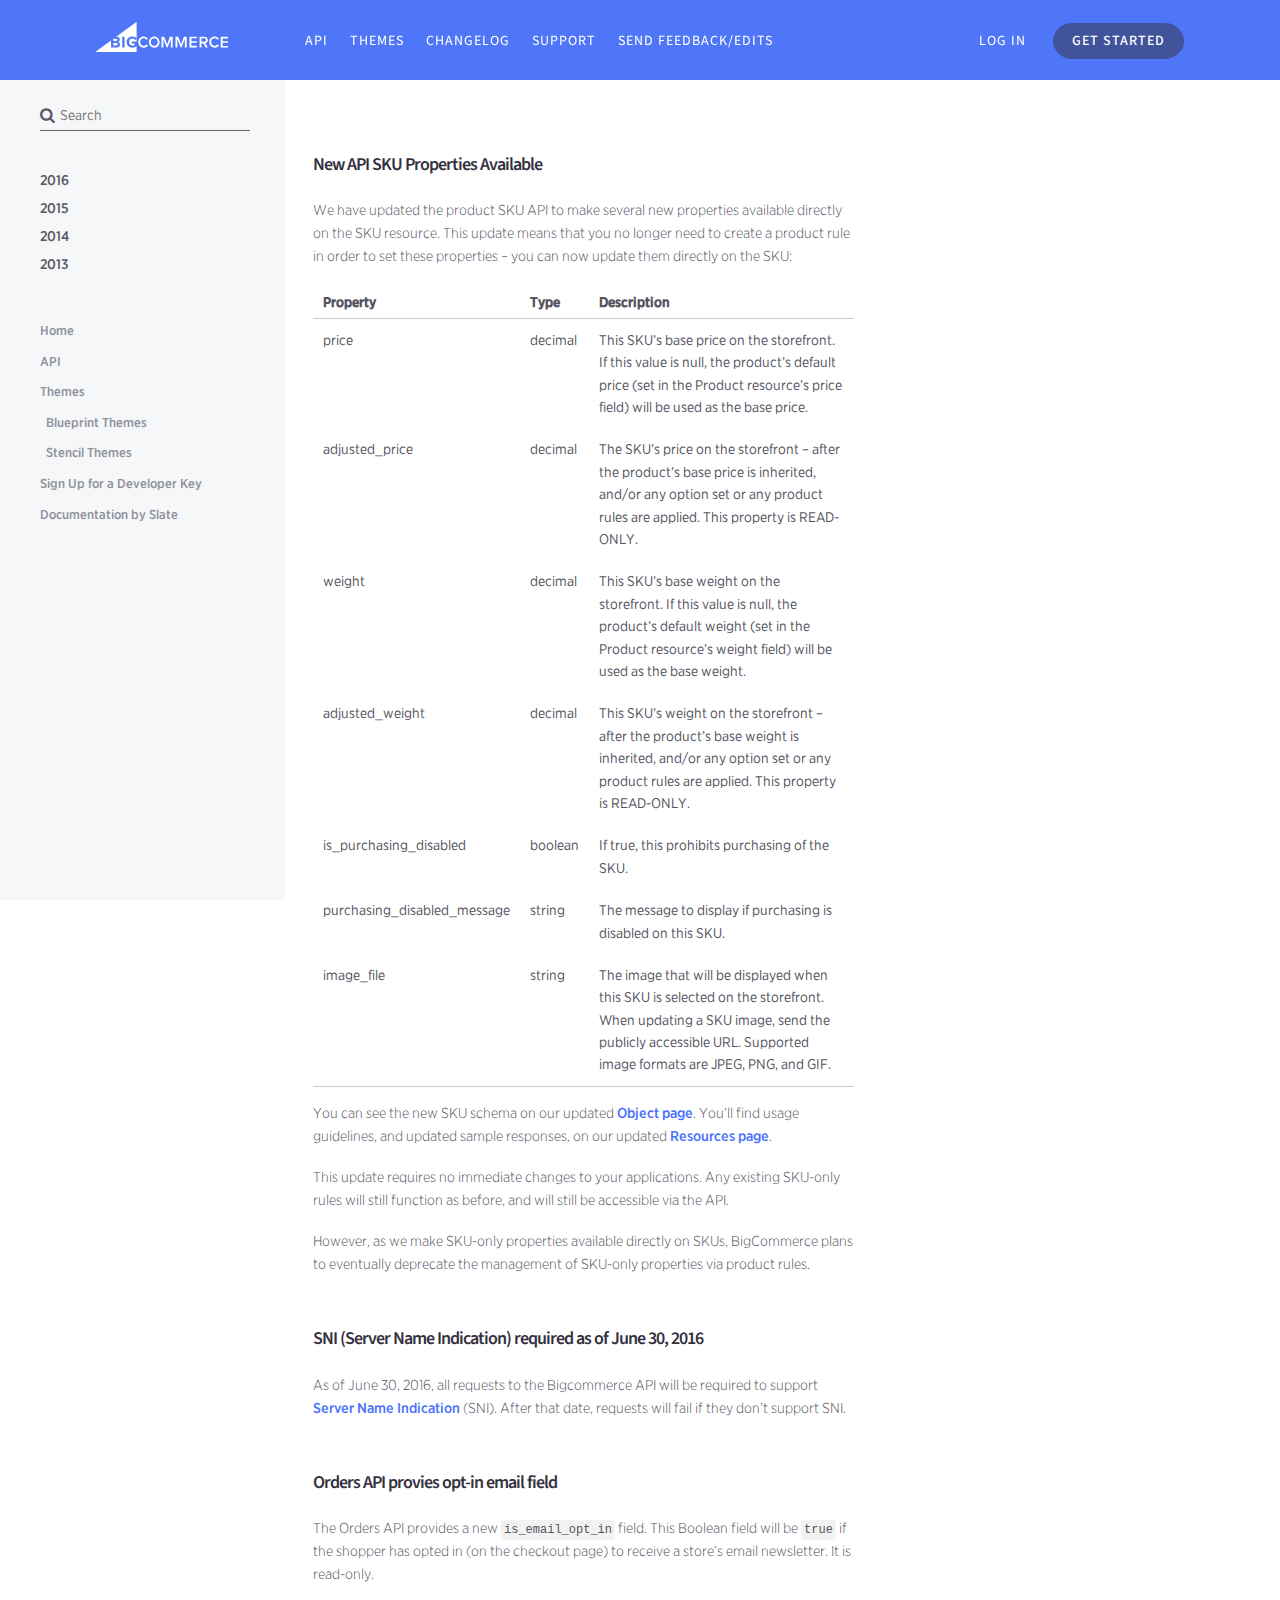
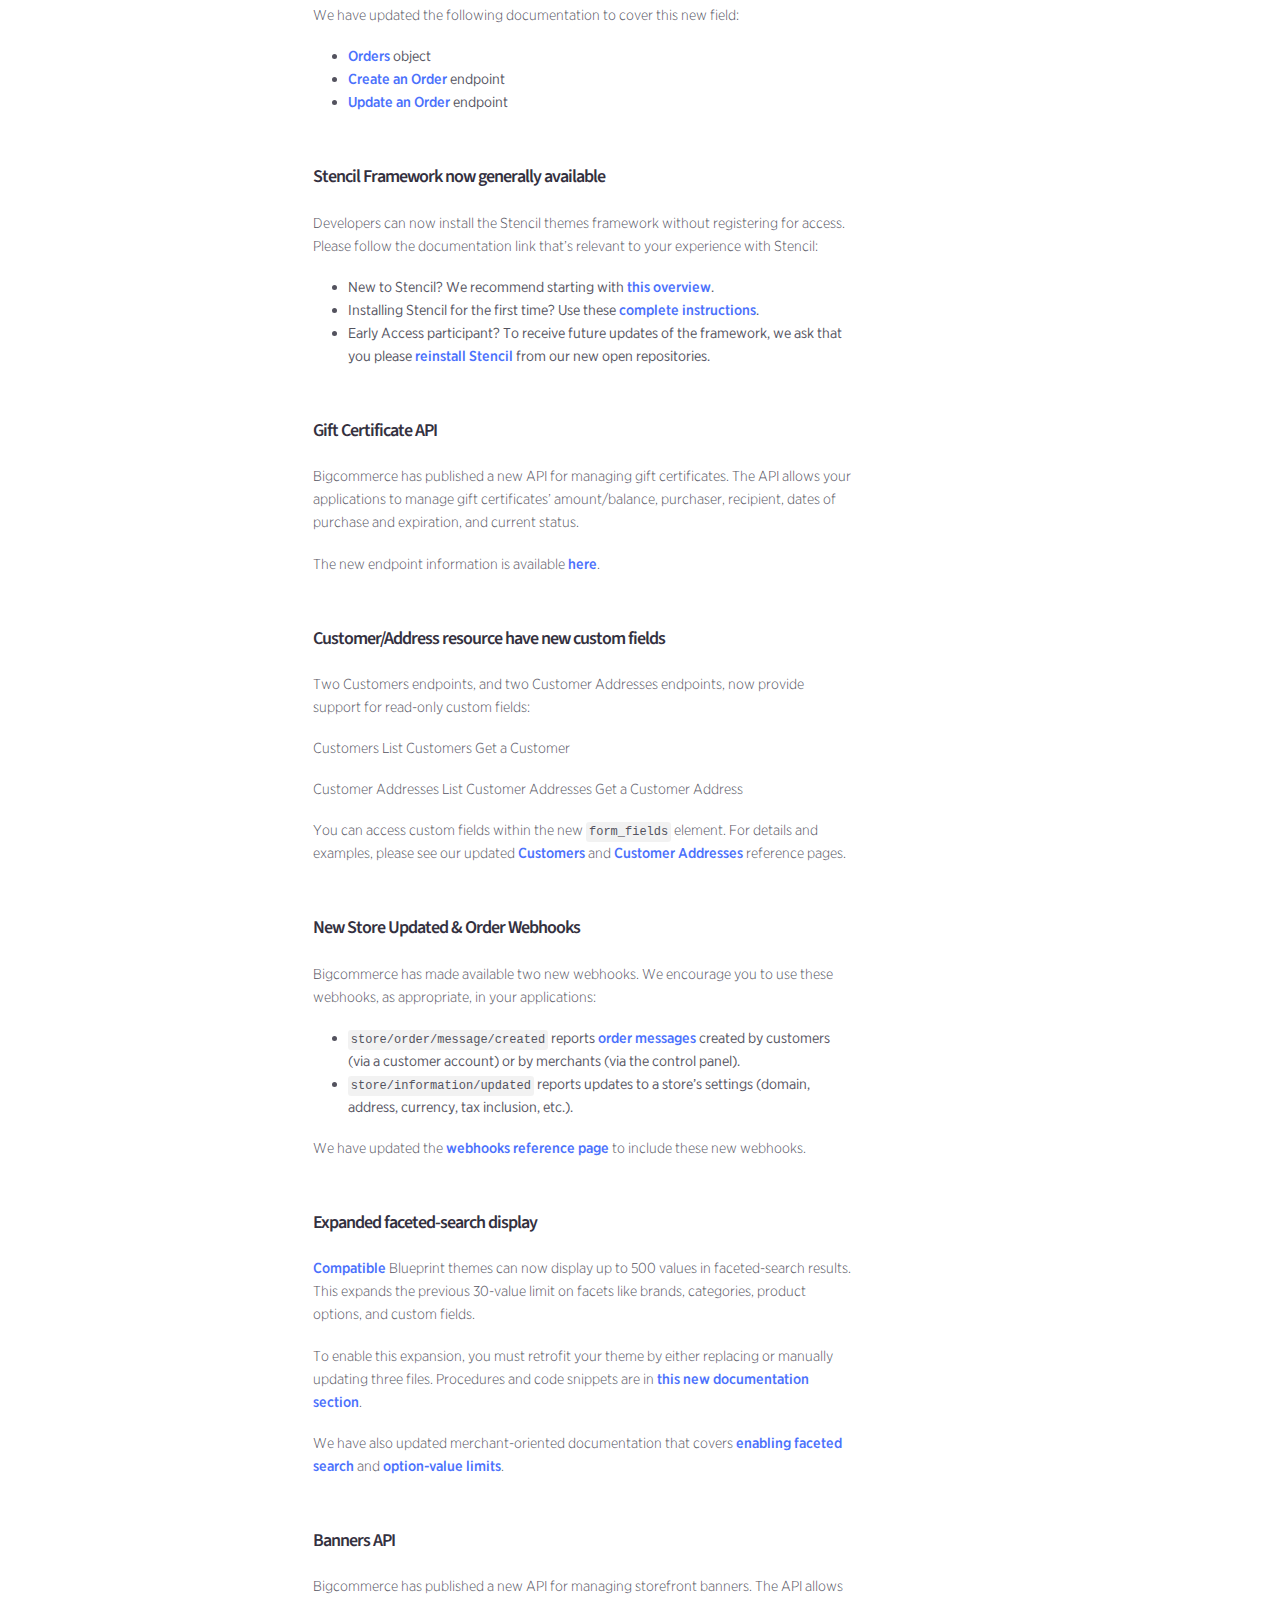
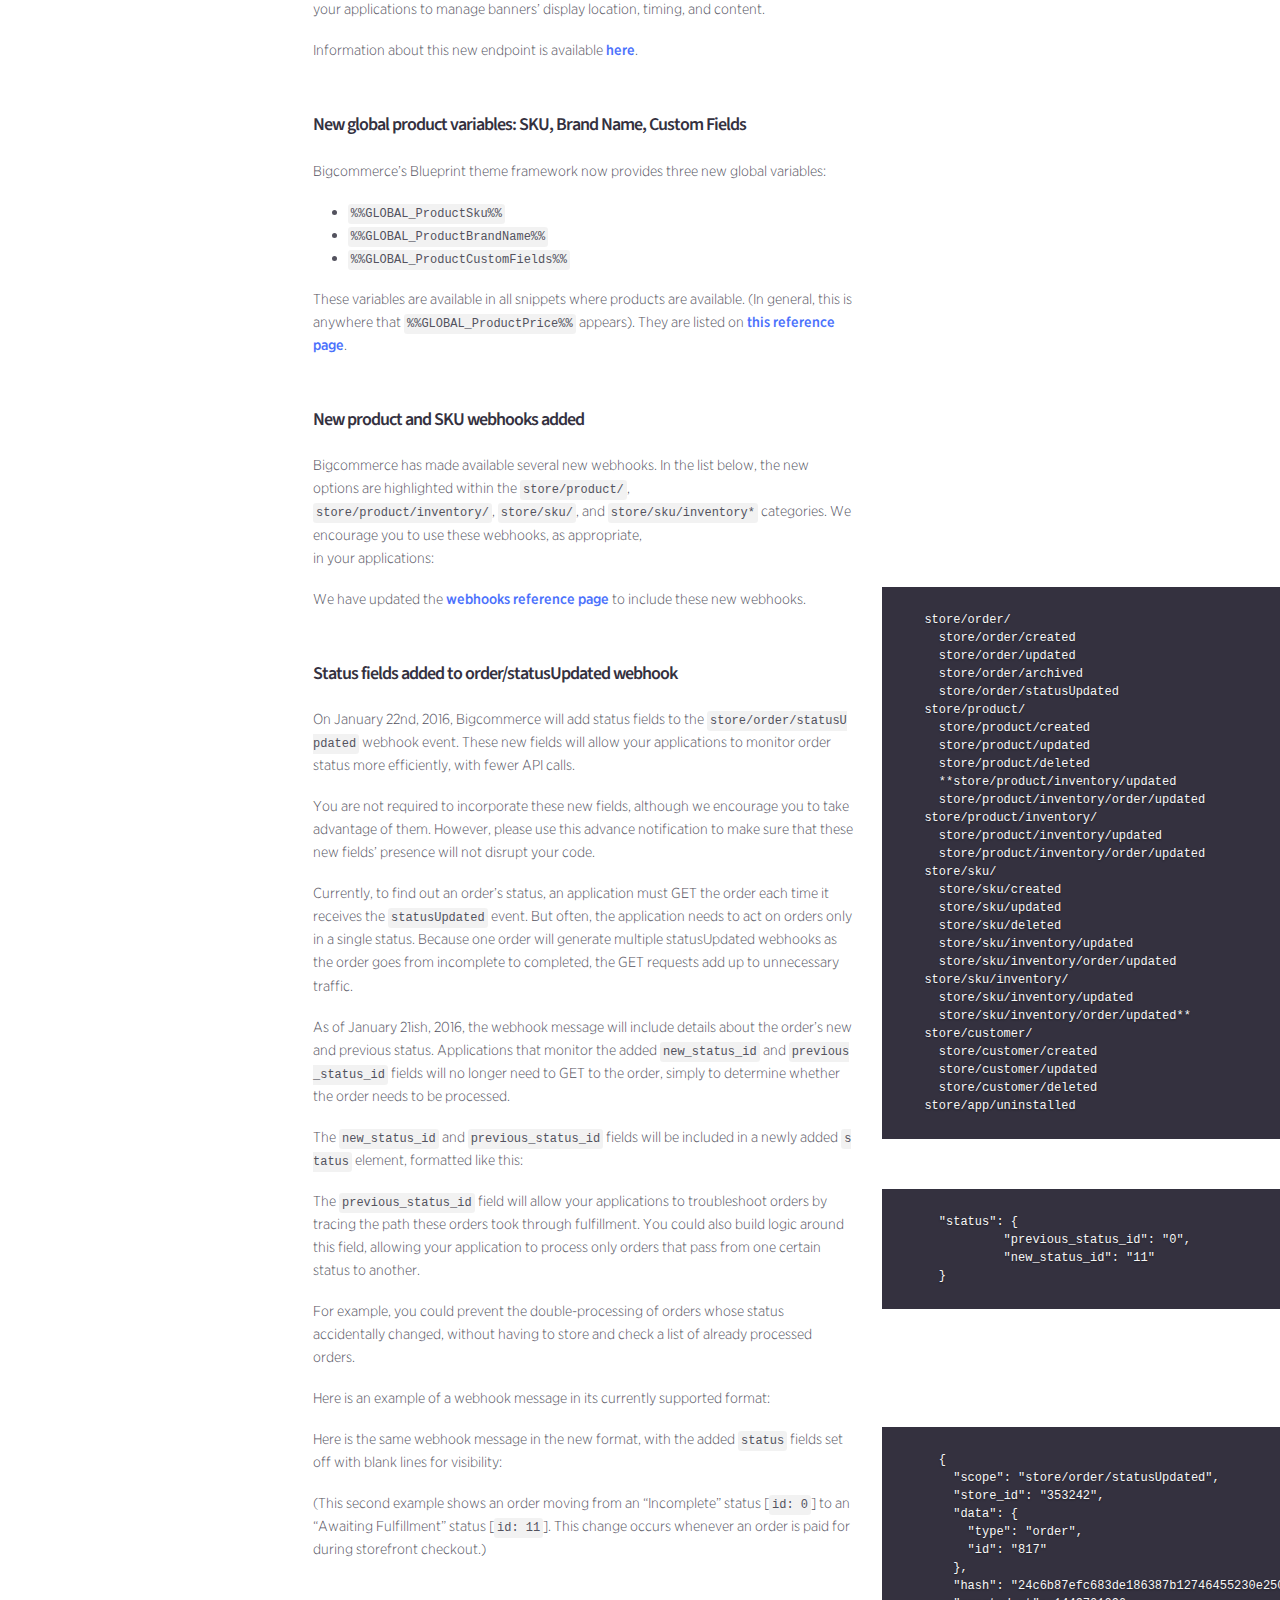
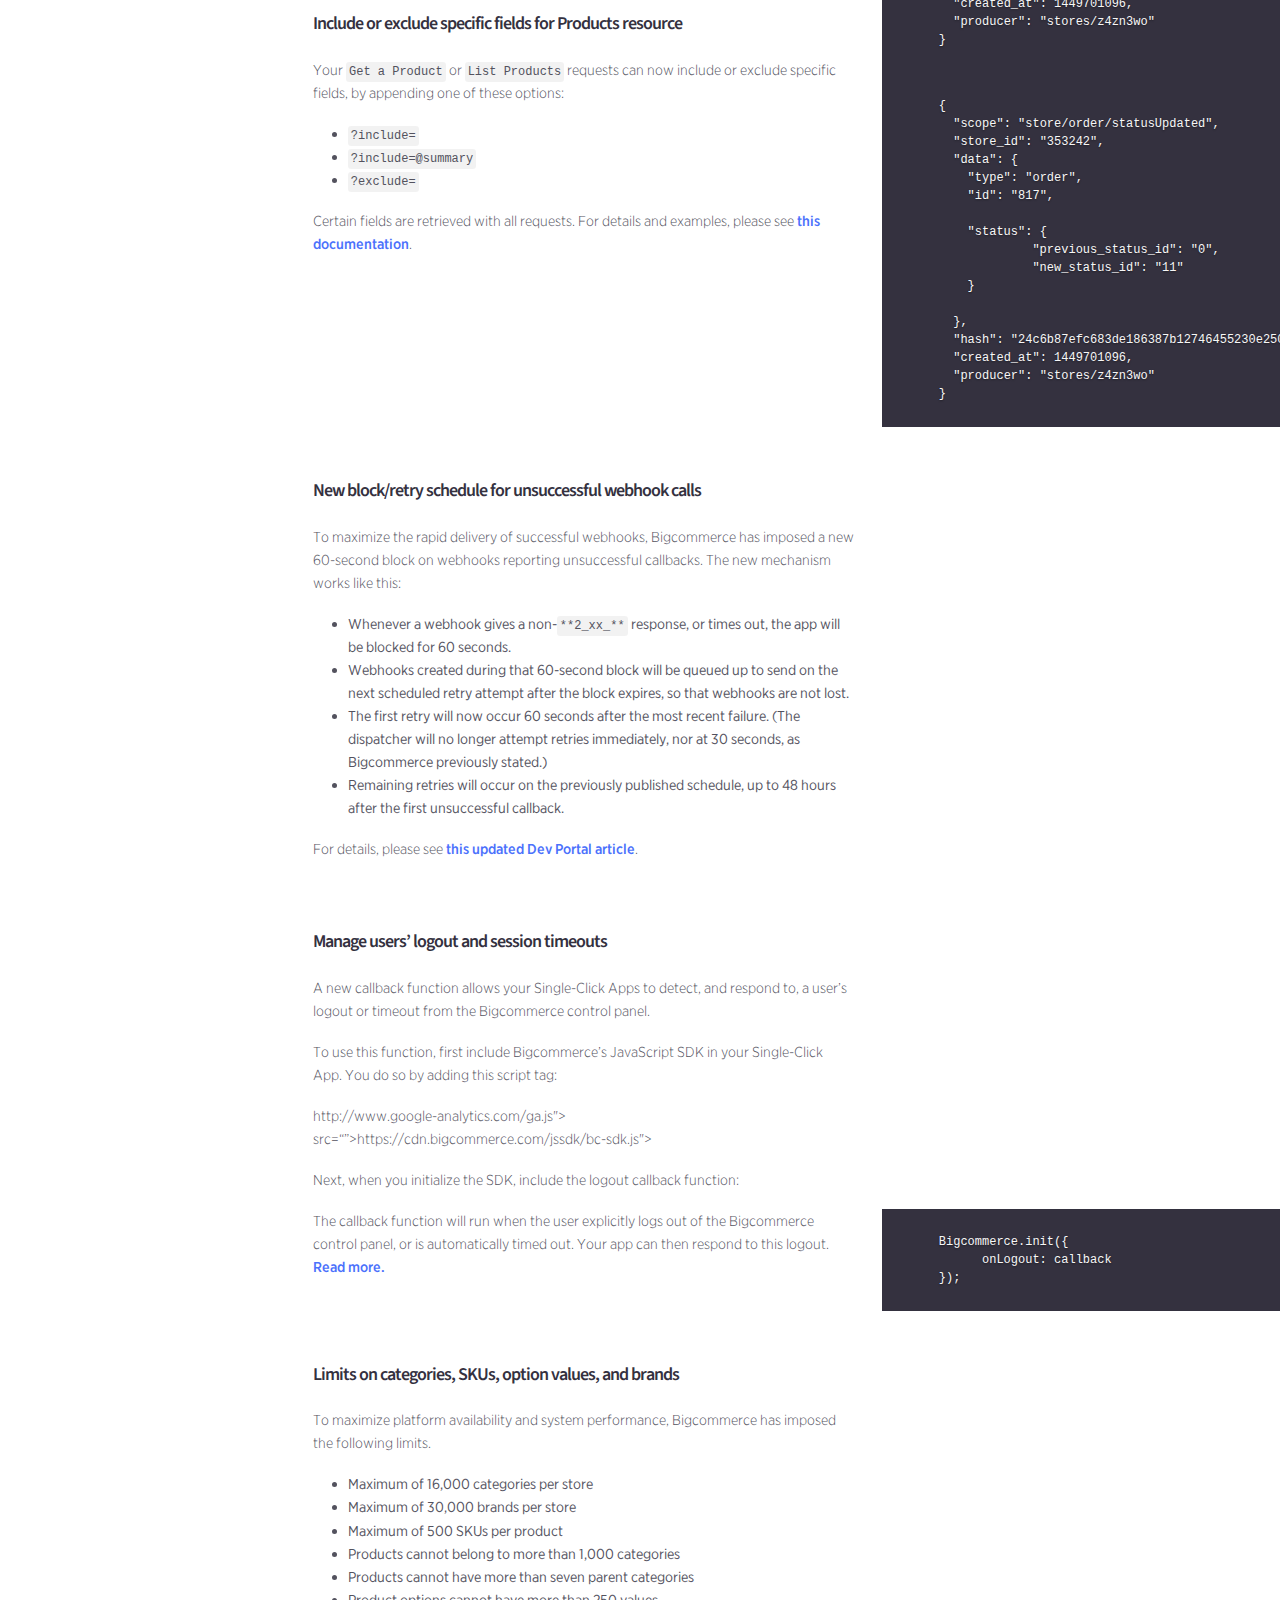
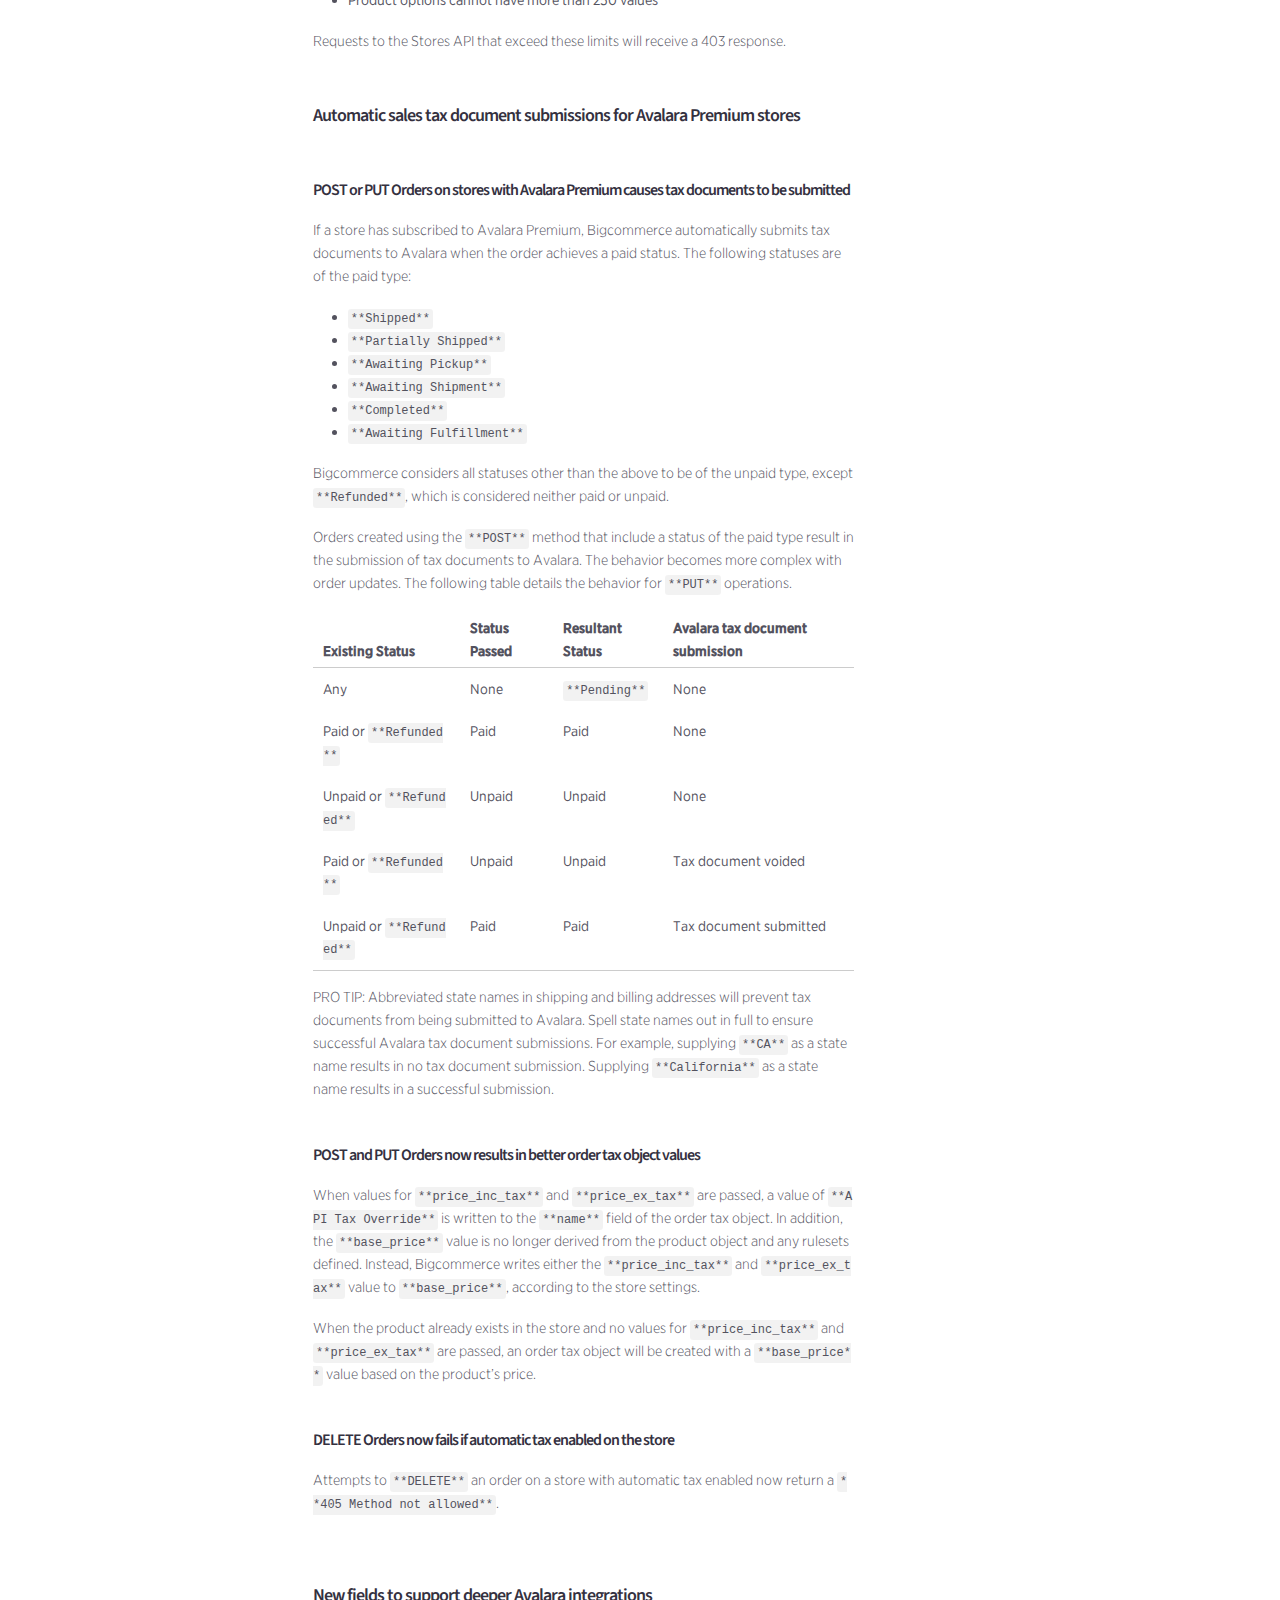
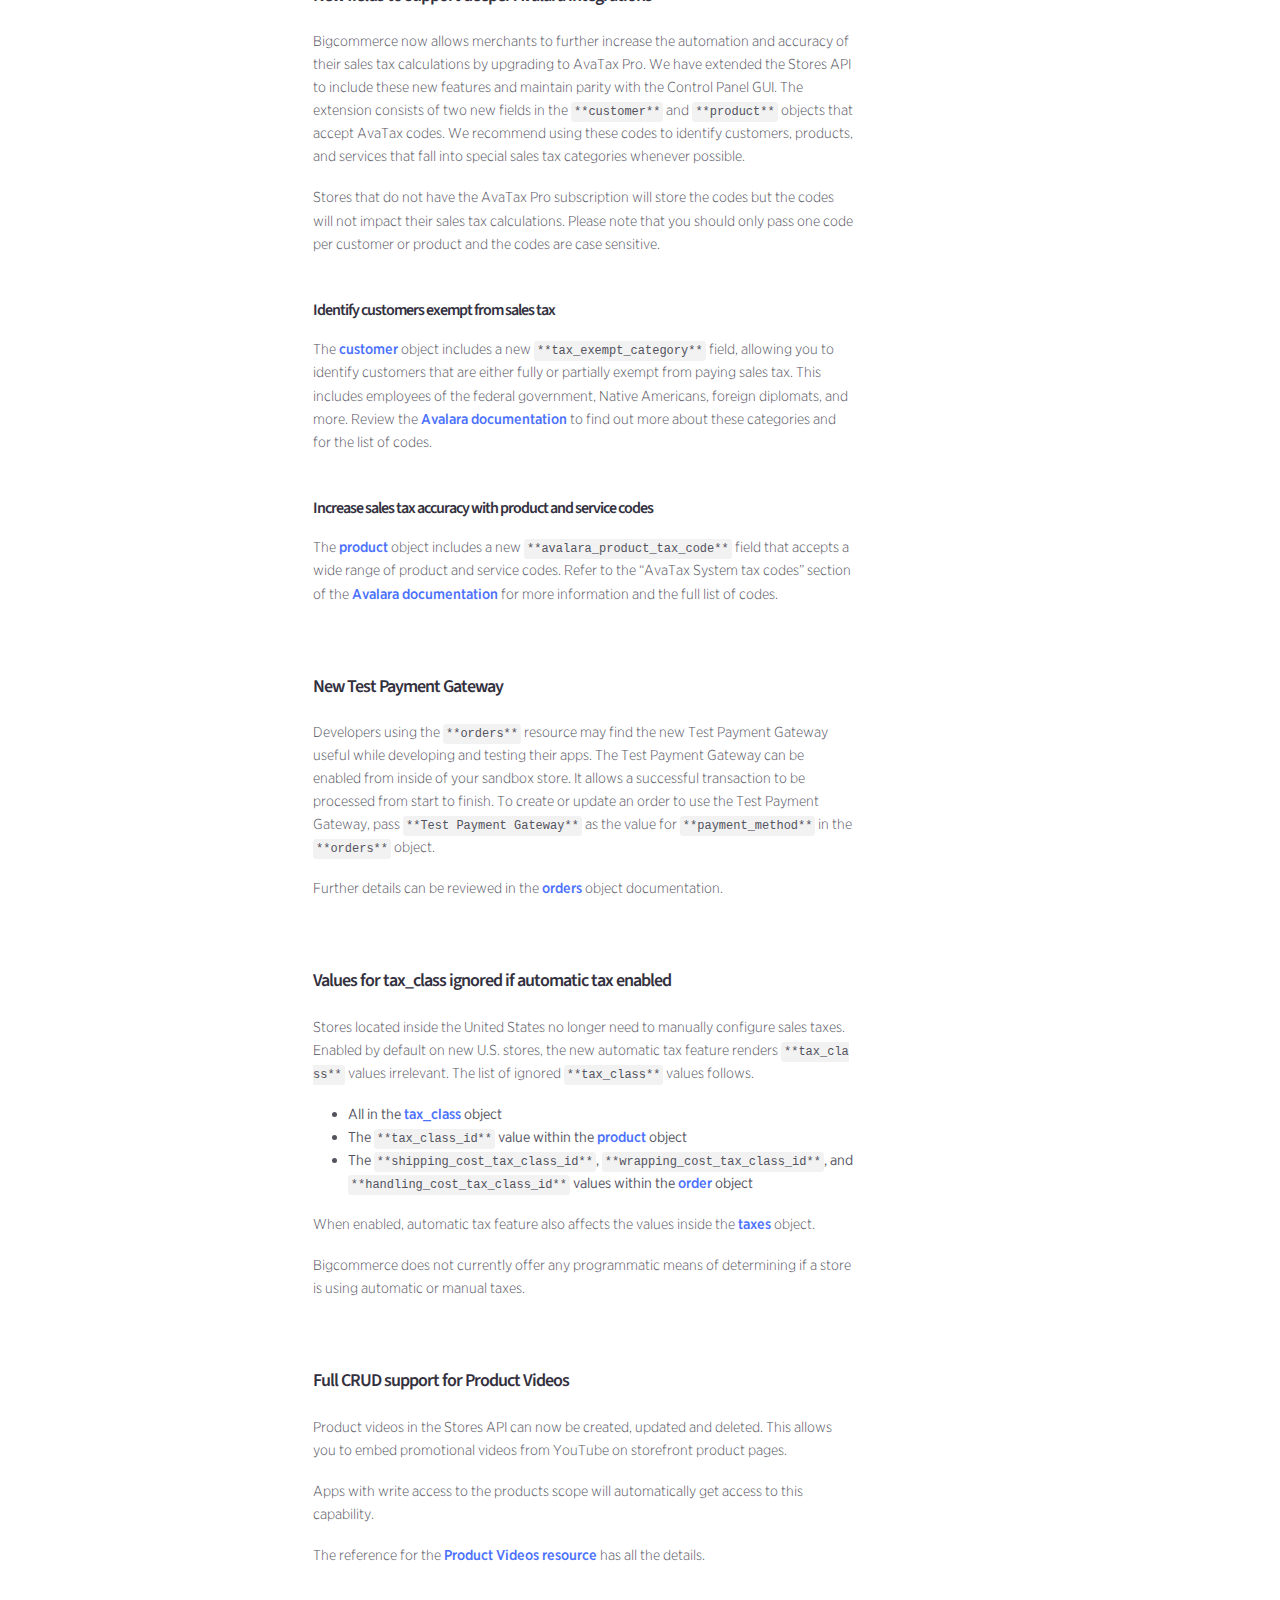
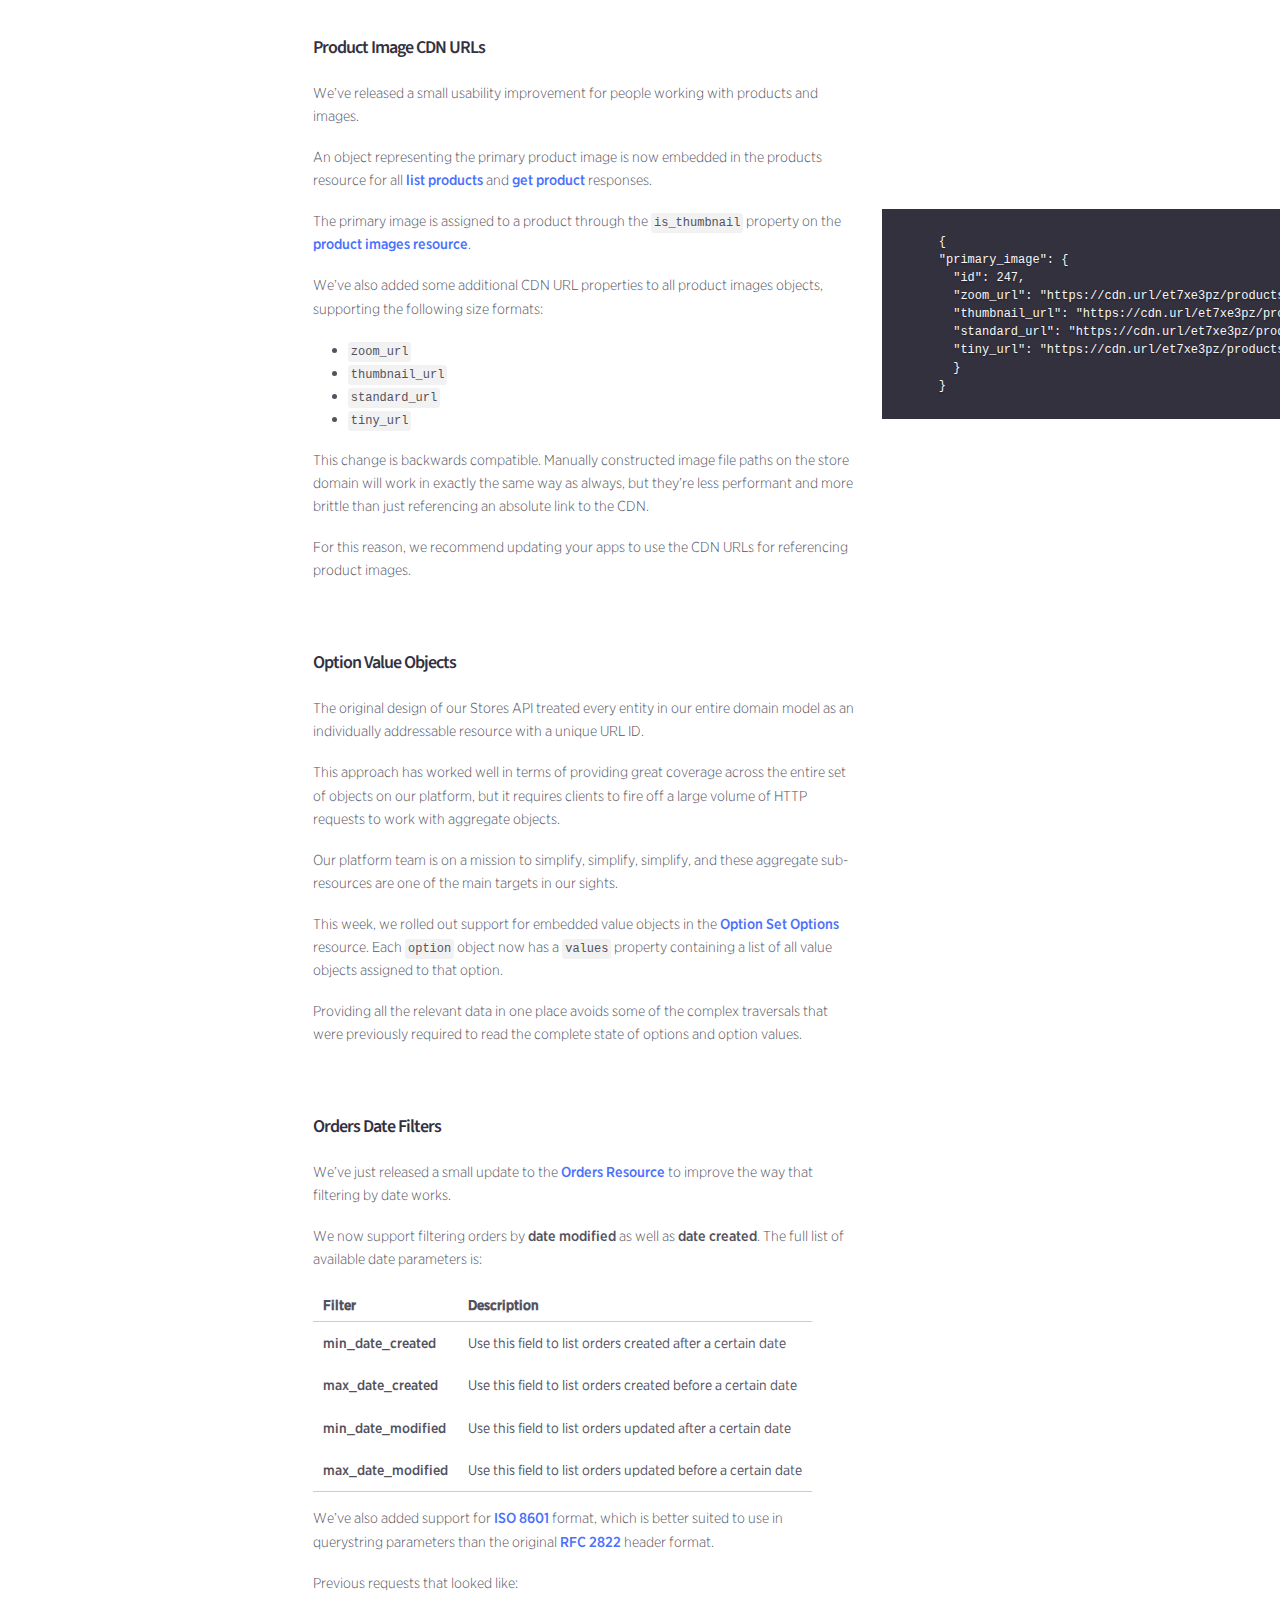
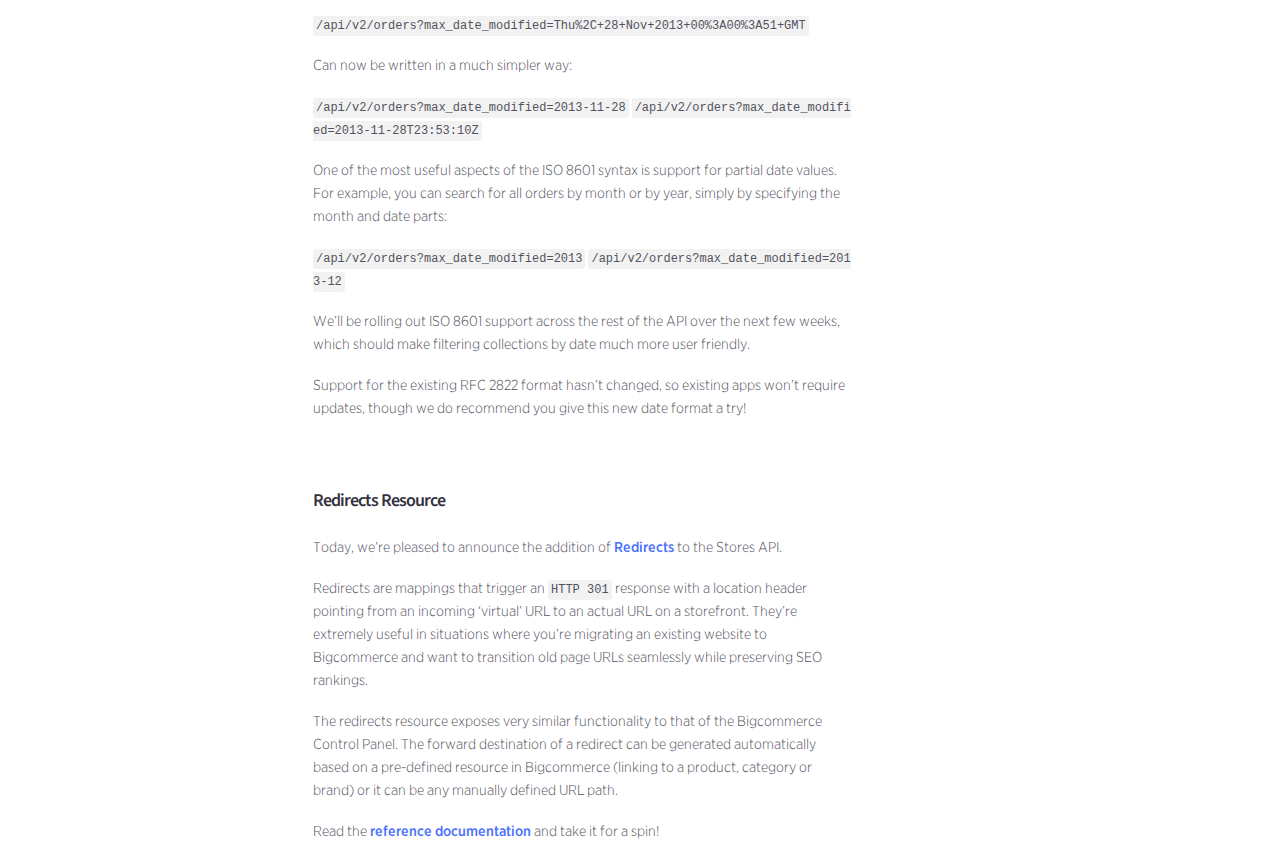
<file: build/changelog/index.html>
<!doctype html>
<html>
  <head>
    <meta charset="utf-8">
    <meta content="IE=edge,chrome=1" http-equiv="X-UA-Compatible">
    <meta name="viewport" content="width=device-width, initial-scale=1, maximum-scale=1">
    <title>BigCommerce API & Theme Framwork Changelog</title>
    <link rel="shortcut icon" href="/images/favicon.ico" type="image/x-icon" /> 
    <link href="../stylesheets/screen.css" rel="stylesheet" media="screen" />
    <link href="../stylesheets/print.css" rel="stylesheet" media="print" />
    <script src="//ajax.googleapis.com/ajax/libs/jquery/2.1.3/jquery.min.js"></script>
      <script src="../javascripts/all.js"></script>
    <script>
    //This is Google's default GA code
    (function(i,s,o,g,r,a,m){i['GoogleAnalyticsObject']=r;i[r]=i[r]||function(){
    (i[r].q=i[r].q||[]).push(arguments)},i[r].l=1*new Date();a=s.createElement(o),
    m=s.getElementsByTagName(o)[0];a.async=1;a.src=g;m.parentNode.insertBefore(a,m)
    })(window,document,'script','//www.google-analytics.com/analytics.js','ga');
    ga('create', 'UA-47823747-2', 'auto');
    ga('send', 'pageview');
    // Used for navlink tracking (https://github.com/tripit/slate/issues/209)
    $(document).ready(function() {
      $('.tocify-item a').on('click', function(){
        ga('send', 'pageview', {'page': location.pathname + location.search  + location.hash});
      });
    });
    </script>
  </head>

  <body class="changelog changelog_index">
    <a href="#" id="nav-button">
      <span>
        NAV
        <img src="../images/navbar.png" />
      </span>
    </a>

<header role="banner">
  <div class="topBar-container topBar-container--fixed">
    <nav class="top-bar ng-isolate-scope" ng-transclude="" top-bar="" style="height: 81px;">
      <ul class="title-area ng-scope">
        <li class="name"><a href="/"><img src="../images/BigCommerce_logo_white.svg" /></a></li>
      </ul>
      <section class="top-bar-section ng-scope">
        <ul class="menuItems">
          <li><a href="/api/v2" title="API">API</a></li>
          <li><a href="/themes" title="Themes">Themes</a></li>
          <li><a href="/changelog" title="Changelog">Changelog</a></li>
          <li><a href="/support" title="Help and Support">Support</a></li>
          <li class="hideOnTablet"><a href="/feedback" title="Send Feedback and Edits">Send Feedback/Edits</a></li>
        </ul>
      </section>
      <div class="top-bar-actions ng-scope">
        <div class="optional"><a href="https://login.bigcommerce.com/login">Log In</a></div>
        <div class="optional">
          <button class="button button--action button--small">Get Started</button>
        </div>
      </div>
    </nav>
  </div>
</header>

    <div class="tocify-wrapper">
        <div class="search">
          <input type="text" class="search" id="input-search" placeholder="Search">
        </div>
        <ul class="search-results"></ul>
      <div id="toc">
      </div>
        <ul class="toc-footer">
            <li><a href="/">Home</a></li>
            <li><a href='/api/v2/'>API</a></li>
            <li><a href='/themes/'>Themes</a></li>
            <li><a href='/themes/blueprint/'> &nbsp; Blueprint Themes</a></li>
            <li><a href='https://stencil.bigcommerce.com/docs'> &nbsp;  Stencil Themes</a></li>
            <li><a href='#'>Sign Up for a Developer Key</a></li>
            <li><a href='http://github.com/tripit/slate'>Documentation by Slate</a></li>
        </ul>
    </div>
    <div class="page-wrapper">
      <div class="content">
        <br>
        <h1 id="changelog">Changelog</h1>

          <h1 id="2016">2016</h1>

<h2 id="april">April</h2>

<h3 id="new-api-sku-properties-available">New API SKU Properties Available</h3>

<p>We have updated the product SKU API to make several new properties available directly on the SKU resource. This update means that you no longer need to create a product rule in order to set these properties – you can now update them directly on the SKU:</p>

<table><thead>
<tr>
<th>Property</th>
<th>Type</th>
<th>Description</th>
</tr>
</thead><tbody>
<tr>
<td>price</td>
<td>decimal</td>
<td>This SKU&rsquo;s base price on the storefront. If this value is null, the product&rsquo;s default price (set in the Product resource&rsquo;s price field) will be used as the base price.</td>
</tr>
<tr>
<td>adjusted_price</td>
<td>decimal</td>
<td>The SKU&rsquo;s price on the storefront – after the product&rsquo;s base price is inherited, and/or any option set or any product rules are applied. This property is READ-ONLY.</td>
</tr>
<tr>
<td>weight</td>
<td>decimal</td>
<td>This SKU&rsquo;s base weight on the storefront. If this value is null, the product&rsquo;s default weight (set in the Product resource&rsquo;s weight field) will be used as the base weight.</td>
</tr>
<tr>
<td>adjusted_weight</td>
<td>decimal</td>
<td>This SKU&rsquo;s weight on the storefront – after the product&rsquo;s base weight is inherited, and/or any option set or any product rules are applied. This property is READ-ONLY.</td>
</tr>
<tr>
<td>is_purchasing_disabled</td>
<td>boolean</td>
<td>If true, this prohibits purchasing of the SKU.</td>
</tr>
<tr>
<td>purchasing_disabled_message</td>
<td>string</td>
<td>The message to display if purchasing is disabled on this SKU.</td>
</tr>
<tr>
<td>image_file</td>
<td>string</td>
<td>The image that will be displayed when this SKU is selected on the storefront. When updating a SKU image, send the publicly accessible URL. Supported image formats are JPEG, PNG, and GIF.</td>
</tr>
</tbody></table>

<p>You can see the new SKU schema on our updated <a href="/api/v2/">Object page</a>. You&rsquo;ll find usage guidelines, and updated sample responses, on our updated <a href="/api/v2/">Resources page</a>.</p>

<p>This update requires no immediate changes to your applications. Any existing SKU-only rules will still function as before, and will still be accessible via the API.</p>

<p>However, as we make SKU-only properties available directly on SKUs, BigCommerce plans to eventually deprecate the management of SKU-only properties via product rules.</p>

<h2 id="march">March</h2>

<h3 id="sni-server-name-indication-required-as-of-june-30-2016">SNI (Server Name Indication) required as of June 30, 2016</h3>

<p>As of June 30, 2016, all requests to the Bigcommerce API will be required to support <a href="https://en.m.wikipedia.org/wiki/Server_Name_Indication">Server Name Indication</a> (SNI). After that date, requests will fail if they don&rsquo;t support SNI.</p>

<h3 id="orders-api-provies-opt-in-email-field">Orders API provies opt-in email field</h3>

<p>The Orders API provides a new <code class="prettyprint">is_email_opt_in</code> field. This Boolean field will be <code class="prettyprint">true</code> if the shopper has opted in (on the checkout page) to receive a store&rsquo;s email newsletter. It is read-only.</p>

<p>We have updated the following documentation to cover this new field:  </p>

<ul>
<li><a href="/api/v2/#orders">Orders</a> object</li>
<li><a href="/api/v2/#create-an-order">Create an Order</a> endpoint</li>
<li><a href="/api/v2/#update-an-order">Update an Order</a> endpoint</li>
</ul>

<h3 id="stencil-framework-now-generally-available">Stencil Framework now generally available</h3>

<p>Developers can now install the Stencil themes framework without registering for access. Please follow the documentation link that&rsquo;s relevant to your experience with Stencil:</p>

<ul>
<li>New to Stencil? We recommend starting with <a href="https://stencil.bigcommerce.com/docs">this overview</a>.</li>
<li>Installing Stencil for the first time? Use these <a href="https://stencil.bigcommerce.com/docs/installing-and-launching-stencil-1">complete instructions</a>.</li>
<li>Early Access participant? To receive future updates of the framework, we ask that you please <a href="https://stencil.bigcommerce.com/docs/early-access-please-reinstall">reinstall Stencil</a> from our new open repositories.</li>
</ul>

<h2 id="february">February</h2>

<h3 id="gift-certificate-api">Gift Certificate API</h3>

<p>Bigcommerce has published a new API for managing gift certificates. The API allows your applications to manage gift certificates&rsquo; amount/balance, purchaser, recipient, dates of purchase and expiration, and current status.</p>

<p>The new endpoint information is available <a href="/api/v2#gift_certificates">here</a>.</p>

<h3 id="customer-address-resource-have-new-custom-fields">Customer/Address resource have new custom fields</h3>

<p>Two Customers endpoints, and two Customer Addresses endpoints, now provide support for read-only custom fields:</p>

<p>Customers
            List Customers
            Get a Customer</p>

<p>Customer Addresses
            List Customer Addresses
            Get a Customer Address</p>

<p>You can access custom fields within the new   <strong><code class="prettyprint">form_fields</code></strong>   element. For details and examples, please see our updated <a href="/api/v2#customers">Customers</a> and <a href="/api/v2#customers">Customer Addresses</a> reference pages.</p>

<h3 id="new-store-updated-amp-order-webhooks">New Store Updated &amp; Order Webhooks</h3>

<p>Bigcommerce has made available two new webhooks. We encourage you to use these webhooks, as appropriate, in your applications:</p>

<ul>
<li><code class="prettyprint">store/order/message/created</code> reports <a href="/api/v2/#order-messages">order messages</a> created by customers (via a customer account) or by merchants (via the control panel).</li>
<li><code class="prettyprint">store/information/updated</code> reports updates to a store&rsquo;s settings (domain, address, currency, tax inclusion, etc.).</li>
</ul>

<p>We have updated the <a href="/#placeholder">webhooks reference page</a> to include these new webhooks.</p>

<h3 id="expanded-faceted-search-display">Expanded faceted-search display</h3>

<p><a href="https://support.bigcommerce.com/articles/Public/Product-Filtering-Settings#themes">Compatible</a> Blueprint themes can now display up to 500 values in faceted-search results. This expands the previous 30-value limit on facets like brands, categories, product options, and custom fields.</p>

<p>To enable this expansion, you must retrofit your theme by either replacing or manually updating three files. Procedures and code snippets are in <a href="/themes/product-filtering-toolkit#ExpandDisplay">this new documentation section</a>.</p>

<p>We have also updated merchant-oriented documentation that covers <a href="https://support.bigcommerce.com/articles/Public/Product-Filtering-Settings#enabling">enabling faceted search</a> and <a href="https://support.bigcommerce.com/articles/Public/Platform-Limits/">option-value limits</a>.</p>

<h3 id="banners-api">Banners API</h3>

<p>Bigcommerce has published a new API for managing storefront banners. The API allows your applications to manage banners&rsquo; display location, timing, and content.</p>

<p>Information about this new endpoint is available <a href="https://developer.bigcommerce.com/api/v2#banners">here</a>.</p>

<h2 id="january">January</h2>

<h3 id="new-global-product-variables-sku-brand-name-custom-fields">New global product variables: SKU, Brand Name, Custom Fields</h3>

<p>Bigcommerce&rsquo;s Blueprint theme framework now provides three new global variables:</p>

<ul>
<li><code class="prettyprint">%%GLOBAL_ProductSku%%</code></li>
<li><code class="prettyprint">%%GLOBAL_ProductBrandName%%</code></li>
<li><code class="prettyprint">%%GLOBAL_ProductCustomFields%%</code></li>
</ul>

<p>These variables are available in all snippets where products are available. (In general, this is anywhere that <code class="prettyprint">%%GLOBAL_ProductPrice%%</code> appears). They are listed on <a href="/themes/global_variables">this reference page</a>.</p>

<h3 id="new-product-and-sku-webhooks-added">New product and SKU webhooks added</h3>

<p>Bigcommerce has made available several new webhooks. In the list below, the new options are highlighted within the <code class="prettyprint">store/product/</code>,<br>
<code class="prettyprint">store/product/inventory/</code>, <code class="prettyprint">store/sku/</code>, and <code class="prettyprint">store/sku/inventory*</code> categories. We encourage you to use these webhooks, as appropriate,<br>
in your applications:</p>
<pre class="highlight plaintext"><code>  store/order/
    store/order/created
    store/order/updated
    store/order/archived
    store/order/statusUpdated
  store/product/
    store/product/created
    store/product/updated
    store/product/deleted
    **store/product/inventory/updated
    store/product/inventory/order/updated
  store/product/inventory/
    store/product/inventory/updated
    store/product/inventory/order/updated
  store/sku/
    store/sku/created
    store/sku/updated
    store/sku/deleted
    store/sku/inventory/updated
    store/sku/inventory/order/updated
  store/sku/inventory/
    store/sku/inventory/updated
    store/sku/inventory/order/updated**
  store/customer/
    store/customer/created
    store/customer/updated
    store/customer/deleted
  store/app/uninstalled
</code></pre>

<p>We have updated the <a href="/api#webhooks">webhooks reference page</a> to include these new webhooks.</p>

<h3 id="status-fields-added-to-order-statusupdated-webhook">Status fields added to order/statusUpdated webhook</h3>

<p>On January 22nd, 2016, Bigcommerce will add status fields to the   <code class="prettyprint">store/order/statusUpdated</code>   webhook event. These new fields will allow your applications to monitor order status more efficiently, with fewer API calls.</p>

<p>You are not required to incorporate these new fields, although we encourage you to take advantage of them. However, please use this advance notification to make sure that these new fields&rsquo; presence will not disrupt your code.</p>

<p>Currently, to find out an order&rsquo;s status, an application must GET the order each time it receives the   <code class="prettyprint">statusUpdated</code>   event. But often, the application needs to act on orders only in a single status. Because one order will generate multiple statusUpdated webhooks as the order goes from incomplete to completed, the GET requests add up to unnecessary traffic.</p>

<p>As of January 21ish, 2016, the webhook message will include details about the order&rsquo;s new and previous status. Applications that monitor the added   <code class="prettyprint">new_status_id</code>   and   <code class="prettyprint">previous_status_id</code>   fields will no longer need to GET to the order, simply to determine whether the order needs to be processed.</p>

<p>The   <code class="prettyprint">new_status_id</code>   and   <code class="prettyprint">previous_status_id</code>   fields will be included in a newly added   <code class="prettyprint">status</code>   element, formatted like this:</p>
<pre class="highlight plaintext"><code>    "status": {
             "previous_status_id": "0",
             "new_status_id": "11"
    }
</code></pre>

<p>The   <code class="prettyprint">previous_status_id</code>   field will allow your applications to troubleshoot orders by tracing the path these orders took through fulfillment. You could also build logic around this field, allowing your application to process only orders that pass from one certain status to another.</p>

<p>For example, you could prevent the double-processing of orders whose status accidentally changed, without having to store and check a list of already processed orders.</p>

<p>Here is an example of a webhook message in its currently supported format:</p>
<pre class="highlight json"><code><span class="w">    </span><span class="p">{</span><span class="w">
      </span><span class="nt">"scope"</span><span class="p">:</span><span class="w"> </span><span class="s2">"store/order/statusUpdated"</span><span class="p">,</span><span class="w">
      </span><span class="nt">"store_id"</span><span class="p">:</span><span class="w"> </span><span class="s2">"353242"</span><span class="p">,</span><span class="w">
      </span><span class="nt">"data"</span><span class="p">:</span><span class="w"> </span><span class="p">{</span><span class="w">
        </span><span class="nt">"type"</span><span class="p">:</span><span class="w"> </span><span class="s2">"order"</span><span class="p">,</span><span class="w">
        </span><span class="nt">"id"</span><span class="p">:</span><span class="w"> </span><span class="s2">"817"</span><span class="w">
      </span><span class="p">},</span><span class="w">
      </span><span class="nt">"hash"</span><span class="p">:</span><span class="w"> </span><span class="s2">"24c6b87efc683de186387b12746455230e250fab"</span><span class="p">,</span><span class="w">
      </span><span class="nt">"created_at"</span><span class="p">:</span><span class="w"> </span><span class="mi">1449701096</span><span class="p">,</span><span class="w">
      </span><span class="nt">"producer"</span><span class="p">:</span><span class="w"> </span><span class="s2">"stores/z4zn3wo"</span><span class="w">
    </span><span class="p">}</span><span class="w">
</span></code></pre>

<p>Here is the same webhook message in the new format, with the added   <code class="prettyprint">status</code>   fields set off with blank lines for visibility:</p>
<pre class="highlight json"><code><span class="w">    </span><span class="p">{</span><span class="w">
      </span><span class="nt">"scope"</span><span class="p">:</span><span class="w"> </span><span class="s2">"store/order/statusUpdated"</span><span class="p">,</span><span class="w">
      </span><span class="nt">"store_id"</span><span class="p">:</span><span class="w"> </span><span class="s2">"353242"</span><span class="p">,</span><span class="w">
      </span><span class="nt">"data"</span><span class="p">:</span><span class="w"> </span><span class="p">{</span><span class="w">
        </span><span class="nt">"type"</span><span class="p">:</span><span class="w"> </span><span class="s2">"order"</span><span class="p">,</span><span class="w">
        </span><span class="nt">"id"</span><span class="p">:</span><span class="w"> </span><span class="s2">"817"</span><span class="p">,</span><span class="w">

        </span><span class="nt">"status"</span><span class="p">:</span><span class="w"> </span><span class="p">{</span><span class="w">
                 </span><span class="nt">"previous_status_id"</span><span class="p">:</span><span class="w"> </span><span class="s2">"0"</span><span class="p">,</span><span class="w">
                 </span><span class="nt">"new_status_id"</span><span class="p">:</span><span class="w"> </span><span class="s2">"11"</span><span class="w">
        </span><span class="p">}</span><span class="w">

      </span><span class="p">},</span><span class="w">
      </span><span class="nt">"hash"</span><span class="p">:</span><span class="w"> </span><span class="s2">"24c6b87efc683de186387b12746455230e250fab"</span><span class="p">,</span><span class="w">
      </span><span class="nt">"created_at"</span><span class="p">:</span><span class="w"> </span><span class="mi">1449701096</span><span class="p">,</span><span class="w">
      </span><span class="nt">"producer"</span><span class="p">:</span><span class="w"> </span><span class="s2">"stores/z4zn3wo"</span><span class="w">
    </span><span class="p">}</span><span class="w">
</span></code></pre>

<p>(This second example shows an order moving from an &ldquo;Incomplete&rdquo; status [<code class="prettyprint">id: 0</code>] to an &ldquo;Awaiting Fulfillment&rdquo; status [<code class="prettyprint">id: 11</code>]. This change occurs whenever an order is paid for during storefront checkout.)</p>

<h3 id="include-or-exclude-specific-fields-for-products-resource">Include or exclude specific fields for Products resource</h3>

<p>Your <code class="prettyprint">Get a Product</code> or <code class="prettyprint">List Products</code> requests can now include or exclude specific fields, by appending one of these options:</p>

<ul>
<li><code class="prettyprint">?include=</code></li>
<li><code class="prettyprint">?include=@summary</code></li>
<li><code class="prettyprint">?exclude=</code></li>
</ul>

<p>Certain fields are retrieved with all requests. For details and examples, please see <a href="/api/v2#get-a-product">this documentation</a>.</p>

          <h1 id="2015">2015</h1>

<h2 id="november">November</h2>

<h3 id="new-block-retry-schedule-for-unsuccessful-webhook-calls">New block/retry schedule for unsuccessful webhook calls</h3>

<p>To maximize the rapid delivery of successful webhooks, Bigcommerce has imposed a new 60-second block on webhooks reporting unsuccessful callbacks. The new mechanism works like this:</p>

<ul>
<li>Whenever a webhook gives a non-<code class="prettyprint">**2_xx_**</code> response, or times out, the app will be blocked for 60 seconds.</li>
<li>Webhooks created during that 60-second block will be queued up to send on the next scheduled retry attempt after the block expires, so that webhooks are not lost.</li>
<li>The first retry will now occur 60 seconds after the most recent failure. (The dispatcher will no longer attempt retries immediately, nor at 30 seconds, as Bigcommerce previously stated.)</li>
<li>Remaining retries will occur on the previously published schedule, up to 48 hours after the first unsuccessful callback.</li>
</ul>

<p>For details, please see <a href="/api#webhooks-getting-started">this updated Dev Portal article</a>.</p>

<h2 id="july">July</h2>

<h3 id="manage-users-39-logout-and-session-timeouts">Manage users&rsquo; logout and session timeouts</h3>

<p>A new callback function allows your Single-Click Apps to detect, and respond to, a user&rsquo;s logout or timeout from the Bigcommerce control panel.</p>

<p>To use this function, first include Bigcommerce&rsquo;s JavaScript SDK in your Single-Click App. You do so by adding this script tag:</p>

<p>http://www.google-analytics.com/ga.js&quot;&gt; src=&ldquo;&rdquo;&gt;https://cdn.bigcommerce.com/jssdk/bc-sdk.js&quot;&gt;</p>

<p>Next, when you initialize the SDK, include the logout callback function:</p>
<pre class="highlight plaintext"><code>    Bigcommerce.init({
          onLogout: callback
    });
</code></pre>

<p>The callback function will run when the user explicitly logs out of the Bigcommerce control panel, or is automatically timed out. Your app can then respond to this logout. <a href="/api#using-oauth-intro">Read more.</a></p>

<h2 id="april">April</h2>

<h3 id="limits-on-categories-skus-option-values-and-brands">Limits on categories, SKUs, option values, and brands</h3>

<p>To maximize platform availability and system performance, Bigcommerce has imposed the following limits.</p>

<ul>
<li>Maximum of 16,000 categories per store</li>
<li>Maximum of 30,000 brands per store</li>
<li>Maximum of 500 SKUs per product</li>
<li>Products cannot belong to more than 1,000 categories</li>
<li>Products cannot have more than seven parent categories</li>
<li>Product options cannot have more than 250 values</li>
</ul>

<p>Requests to the Stores API that exceed these limits will receive a 403 response.  </p>

<h3 id="automatic-sales-tax-document-submissions-for-avalara-premium-stores">Automatic sales tax document submissions for Avalara Premium stores</h3>

<h4 id="post-or-put-orders-on-stores-with-avalara-premium-causes-tax-documents-to-be-submitted">POST or PUT Orders on stores with Avalara Premium causes tax documents to be submitted</h4>

<p>If a store has subscribed to Avalara Premium, Bigcommerce automatically submits tax documents to Avalara when the order achieves a paid status. The following statuses are of the paid type:</p>

<ul>
<li><code class="prettyprint">**Shipped**</code></li>
<li><code class="prettyprint">**Partially Shipped**</code></li>
<li><code class="prettyprint">**Awaiting Pickup**</code></li>
<li><code class="prettyprint">**Awaiting Shipment**</code></li>
<li><code class="prettyprint">**Completed**</code></li>
<li><code class="prettyprint">**Awaiting Fulfillment**</code></li>
</ul>

<p>Bigcommerce considers all statuses other than the above to be of the unpaid type, except <code class="prettyprint">**Refunded**</code>, which is considered neither paid or unpaid.</p>

<p>Orders created using the <code class="prettyprint">**POST**</code> method that include a status of the paid type result in the submission of tax documents to Avalara. The behavior becomes more complex with order updates. The following table details the behavior for <code class="prettyprint">**PUT**</code> operations.</p>

<table><thead>
<tr>
<th>Existing Status</th>
<th>Status Passed</th>
<th>Resultant Status</th>
<th>Avalara tax document submission</th>
</tr>
</thead><tbody>
<tr>
<td>Any</td>
<td>None</td>
<td><code class="prettyprint">**Pending**</code></td>
<td>None</td>
</tr>
<tr>
<td>Paid or <code class="prettyprint">**Refunded**</code></td>
<td>Paid</td>
<td>Paid</td>
<td>None</td>
</tr>
<tr>
<td>Unpaid or <code class="prettyprint">**Refunded**</code></td>
<td>Unpaid</td>
<td>Unpaid</td>
<td>None</td>
</tr>
<tr>
<td>Paid or <code class="prettyprint">**Refunded**</code></td>
<td>Unpaid</td>
<td>Unpaid</td>
<td>Tax document voided</td>
</tr>
<tr>
<td>Unpaid or <code class="prettyprint">**Refunded**</code></td>
<td>Paid</td>
<td>Paid</td>
<td>Tax document submitted</td>
</tr>
</tbody></table>

<p>PRO TIP: Abbreviated state names in shipping and billing addresses will prevent tax documents from being submitted to Avalara. Spell state names out in full to ensure successful Avalara tax document submissions. For example, supplying <code class="prettyprint">**CA**</code> as a state name results in no tax document submission. Supplying <code class="prettyprint">**California**</code> as a state name results in a successful submission.</p>

<h4 id="post-and-put-orders-now-results-in-better-order-tax-object-values">POST and PUT Orders now results in better order tax object values</h4>

<p>When values for <code class="prettyprint">**price_inc_tax**</code> and <code class="prettyprint">**price_ex_tax**</code> are passed, a value of <code class="prettyprint">**API Tax Override**</code> is written to the <code class="prettyprint">**name**</code> field of the order tax object. In addition, the <code class="prettyprint">**base_price**</code> value is no longer derived from the product object and any rulesets defined. Instead, Bigcommerce writes either the <code class="prettyprint">**price_inc_tax**</code> and <code class="prettyprint">**price_ex_tax**</code> value to <code class="prettyprint">**base_price**</code>, according to the store settings.</p>

<p>When the product already exists in the store and no values for <code class="prettyprint">**price_inc_tax**</code> and <code class="prettyprint">**price_ex_tax**</code> are passed, an order tax object will be created with a <code class="prettyprint">**base_price**</code> value based on the product&rsquo;s price.</p>

<h4 id="delete-orders-now-fails-if-automatic-tax-enabled-on-the-store">DELETE Orders now fails if automatic tax enabled on the store</h4>

<p>Attempts to <code class="prettyprint">**DELETE**</code> an order on a store with automatic tax enabled now return a <code class="prettyprint">**405 Method not allowed**</code>.  </p>

<h2 id="march">March</h2>

<h3 id="new-fields-to-support-deeper-avalara-integrations">New fields to support deeper Avalara integrations</h3>

<p>Bigcommerce now allows merchants to further increase the automation and accuracy of their sales tax calculations by upgrading to AvaTax Pro. We have extended the Stores API to include these new features and maintain parity with the Control Panel GUI. The extension consists of two new fields in the <code class="prettyprint">**customer**</code> and <code class="prettyprint">**product**</code> objects that accept AvaTax codes. We recommend using these codes to identify customers, products, and services that fall into special sales tax categories whenever possible.</p>

<p>Stores that do not have the AvaTax Pro subscription will store the codes but the codes will not impact their sales tax calculations. Please note that you should only pass one code per customer or product and the codes are case sensitive.</p>

<h4 id="identify-customers-exempt-from-sales-tax">Identify customers exempt from sales tax</h4>

<p>The <a href="/api/v2#customer"><strong>customer</strong></a> object includes a new <code class="prettyprint">**tax_exempt_category**</code> field, allowing you to identify customers that are either fully or partially exempt from paying sales tax. This includes employees of the federal government, Native Americans, foreign diplomats, and more. Review the <a href="http://developer.avalara.com/api-docs/designing-your-integration/handling-tax-exempt-customers">Avalara documentation</a> to find out more about these categories and for the list of codes.</p>

<h4 id="increase-sales-tax-accuracy-with-product-and-service-codes">Increase sales tax accuracy with product and service codes</h4>

<p>The <a href="/api/v2#product"><strong>product</strong></a> object includes a new <code class="prettyprint">**avalara_product_tax_code**</code> field that accepts a wide range of product and service codes. Refer to the &ldquo;AvaTax System tax codes&rdquo; section of the <a href="https://help.avalara.com/000_AvaTax_Calc/000AvaTaxCalc_User_Guide/040_Managing_Tax_Profiles/050_Tax_Codes/001_What_is_a_Tax_Code">Avalara documentation</a> for more information and the full list of codes.</p>

<h2 id="february">February</h2>

<h3 id="new-test-payment-gateway">New Test Payment Gateway</h3>

<p>Developers using the <code class="prettyprint">**orders**</code> resource may find the new Test Payment Gateway useful while developing and testing their apps. The Test Payment Gateway can be enabled from inside of your sandbox store. It allows a successful transaction to be processed from start to finish. To create or update an order to use the Test Payment Gateway, pass <code class="prettyprint">**Test Payment Gateway**</code> as the value for <code class="prettyprint">**payment_method**</code> in the <code class="prettyprint">**orders**</code> object.</p>

<p>Further details can be reviewed in the <a href="/api/v2#order">orders</a> object documentation.</p>

          <h1 id="2014">2014</h1>

<h2 id="october">October</h2>

<h3 id="values-for-tax_class-ignored-if-automatic-tax-enabled">Values for tax_class ignored if automatic tax enabled</h3>

<p>Stores located inside the United States no longer need to manually configure sales taxes. Enabled by default on new U.S. stores, the new automatic tax feature renders <code class="prettyprint">**tax_class**</code> values irrelevant. The list of ignored <code class="prettyprint">**tax_class**</code> values follows.</p>

<ul>
<li>All in the <a href="/api/v2#tax_class"><strong>tax_class</strong></a> object</li>
<li>The <code class="prettyprint">**tax_class_id**</code> value within the <a href="/api/v2#product"><strong>product</strong></a> object</li>
<li>The <code class="prettyprint">**shipping_cost_tax_class_id**</code>, <code class="prettyprint">**wrapping_cost_tax_class_id**</code>, and <code class="prettyprint">**handling_cost_tax_class_id**</code> values within the <a href="/api/v2#order"><strong>order</strong></a> object</li>
</ul>

<p>When enabled, automatic tax feature also affects the values inside the <a href="/api/v2#order_tax"><strong>taxes</strong></a> object.</p>

<p>Bigcommerce does not currently offer any programmatic means of determining if a store is using automatic or manual taxes.</p>

<h2 id="april">April</h2>

<h3 id="full-crud-support-for-product-videos">Full CRUD support for Product Videos</h3>

<p>Product videos in the Stores API can now be created, updated and deleted. This allows you to embed promotional videos from YouTube on storefront product pages.</p>

<p>Apps with write access to the products scope will automatically get access to this capability.</p>

<p>The reference for the <a href="/api/v2#products-videos">Product Videos resource</a> has all the details.</p>

<h2 id="march">March</h2>

<h3 id="product-image-cdn-urls">Product Image CDN URLs</h3>

<p>We&rsquo;ve released a small usability improvement for people working with products and images.</p>

<p>An object representing the primary product image is now embedded in the products resource for all <a href="/api/v2#list-products">list products</a> and <a href="/api/v2#get-product">get product</a> responses.</p>
<pre class="highlight json"><code><span class="w">    </span><span class="p">{</span><span class="w">
    </span><span class="nt">"primary_image"</span><span class="p">:</span><span class="w"> </span><span class="p">{</span><span class="w">
      </span><span class="nt">"id"</span><span class="p">:</span><span class="w"> </span><span class="mi">247</span><span class="p">,</span><span class="w">
      </span><span class="nt">"zoom_url"</span><span class="p">:</span><span class="w"> </span><span class="s2">"https://cdn.url/et7xe3pz/products/32/images/247/123.0.1280.1280.jpg"</span><span class="p">,</span><span class="w">
      </span><span class="nt">"thumbnail_url"</span><span class="p">:</span><span class="w"> </span><span class="s2">"https://cdn.url/et7xe3pz/products/32/images/247/123.0.220.290.jpg"</span><span class="w">
      </span><span class="s2">"standard_url"</span><span class="err">:</span><span class="w"> </span><span class="s2">"https://cdn.url/et7xe3pz/products/32/images/247/123.0.386.513.jpg"</span><span class="p">,</span><span class="w">
      </span><span class="nt">"tiny_url"</span><span class="p">:</span><span class="w"> </span><span class="s2">"https://cdn.url/et7xe3pz/products/32/images/247/123.0.44.58.jpg"</span><span class="w">
      </span><span class="p">}</span><span class="w">
    </span><span class="p">}</span><span class="w">
</span></code></pre>

<p>The primary image is assigned to a product through the <code class="prettyprint">is_thumbnail</code> property on the <a href="/api/v2#products-images">product images resource</a>.</p>

<p>We&rsquo;ve also added some additional CDN URL properties to all product images objects, supporting the following size formats:</p>

<ul>
<li><code class="prettyprint">zoom_url</code></li>
<li><code class="prettyprint">thumbnail_url</code></li>
<li><code class="prettyprint">standard_url</code></li>
<li><code class="prettyprint">tiny_url</code></li>
</ul>

<p>This change is backwards compatible. Manually constructed image file paths on the store domain will work in exactly the same way as always, but they&rsquo;re less performant and more brittle than just referencing an absolute link to the CDN.</p>

<p>For this reason, we recommend updating your apps to use the CDN URLs for referencing product images.</p>

          <h1 id="2013">2013</h1>

<h2 id="december">December</h2>

<h3 id="option-value-objects">Option Value Objects</h3>

<p>The original design of our Stores API treated every entity in our entire domain model as an individually addressable resource with a unique URL ID.</p>

<p>This approach has worked well in terms of providing great coverage across the entire set of objects on our platform, but it requires clients to fire off a large volume of HTTP requests to work with aggregate objects.</p>

<p>Our platform team is on a mission to simplify, simplify, simplify, and these aggregate sub-resources are one of the main targets in our sights.</p>

<p>This week, we rolled out support for embedded value objects in the <a href="/api/v2#option-sets-options">Option Set Options</a> resource. Each <code class="prettyprint">option</code> object now has a <code class="prettyprint">values</code> property containing a list of all value objects assigned to that option.</p>

<p>Providing all the relevant data in one place avoids some of the complex traversals that were previously required to read the complete state of options and option values.</p>

<h2 id="november">November</h2>

<h3 id="orders-date-filters">Orders Date Filters</h3>

<p>We&rsquo;ve just released a small update to the <a href="/api/v2#orders">Orders Resource</a> to improve the way that filtering by date works.</p>

<p>We now support filtering orders by <strong>date modified</strong> as well as <strong>date created</strong>. The full list of available date parameters is:</p>

<table><thead>
<tr>
<th>Filter</th>
<th>Description</th>
</tr>
</thead><tbody>
<tr>
<td><strong>min_date_created</strong></td>
<td>Use this field to list orders created after a certain date</td>
</tr>
<tr>
<td><strong>max_date_created</strong></td>
<td>Use this field to list orders created before a certain date</td>
</tr>
<tr>
<td><strong>min_date_modified</strong></td>
<td>Use this field to list orders updated after a certain date</td>
</tr>
<tr>
<td><strong>max_date_modified</strong></td>
<td>Use this field to list orders updated before a certain date</td>
</tr>
</tbody></table>

<p>We&rsquo;ve also added support for <a href="http://en.wikipedia.org/wiki/ISO_8601">ISO 8601</a> format, which is better suited to use in querystring parameters than the original <a href="http://tools.ietf.org/html/rfc5322">RFC 2822</a> header format.</p>

<p>Previous requests that looked like:</p>

<p><code class="prettyprint">/api/v2/orders?max_date_modified=Thu%2C+28+Nov+2013+00%3A00%3A51+GMT</code></p>

<p>Can now be written in a much simpler way:</p>

<p><code class="prettyprint">/api/v2/orders?max_date_modified=2013-11-28</code>
    <code class="prettyprint">/api/v2/orders?max_date_modified=2013-11-28T23:53:10Z</code></p>

<p>One of the most useful aspects of the ISO 8601 syntax is support for partial date values. For example, you can search for all orders by month or by year, simply by specifying the month and date parts:</p>

<p><code class="prettyprint">/api/v2/orders?max_date_modified=2013</code>
    <code class="prettyprint">/api/v2/orders?max_date_modified=2013-12</code></p>

<p>We&rsquo;ll be rolling out ISO 8601 support across the rest of the API over the next few weeks, which should make filtering collections by date much more user friendly.</p>

<p>Support for the existing RFC 2822 format hasn&rsquo;t changed, so existing apps won&rsquo;t require updates, though we do recommend you give this new date format a try!</p>

<h2 id="july">July</h2>

<h3 id="redirects-resource">Redirects Resource</h3>

<p>Today, we&rsquo;re pleased to announce the addition of <a href="/api/v2#redirects">Redirects</a> to the Stores API.</p>

<p>Redirects are mappings that trigger an <code class="prettyprint">HTTP 301</code> response with a location header pointing from an incoming &lsquo;virtual&rsquo; URL to an actual URL on a storefront. They&rsquo;re extremely useful in situations where you&rsquo;re migrating an existing website to Bigcommerce and want to transition old page URLs seamlessly while preserving SEO rankings.</p>

<p>The redirects resource exposes very similar functionality to that of the Bigcommerce Control Panel. The forward destination of a redirect can be generated automatically based on a pre-defined resource in Bigcommerce (linking to a product, category or brand) or it can be any manually defined URL path.</p>

<p>Read the <a href="/api/v2#redirects">reference documentation</a> and take it for a spin!</p>

      </div>
    </div>
  </body>
</html>
</file>
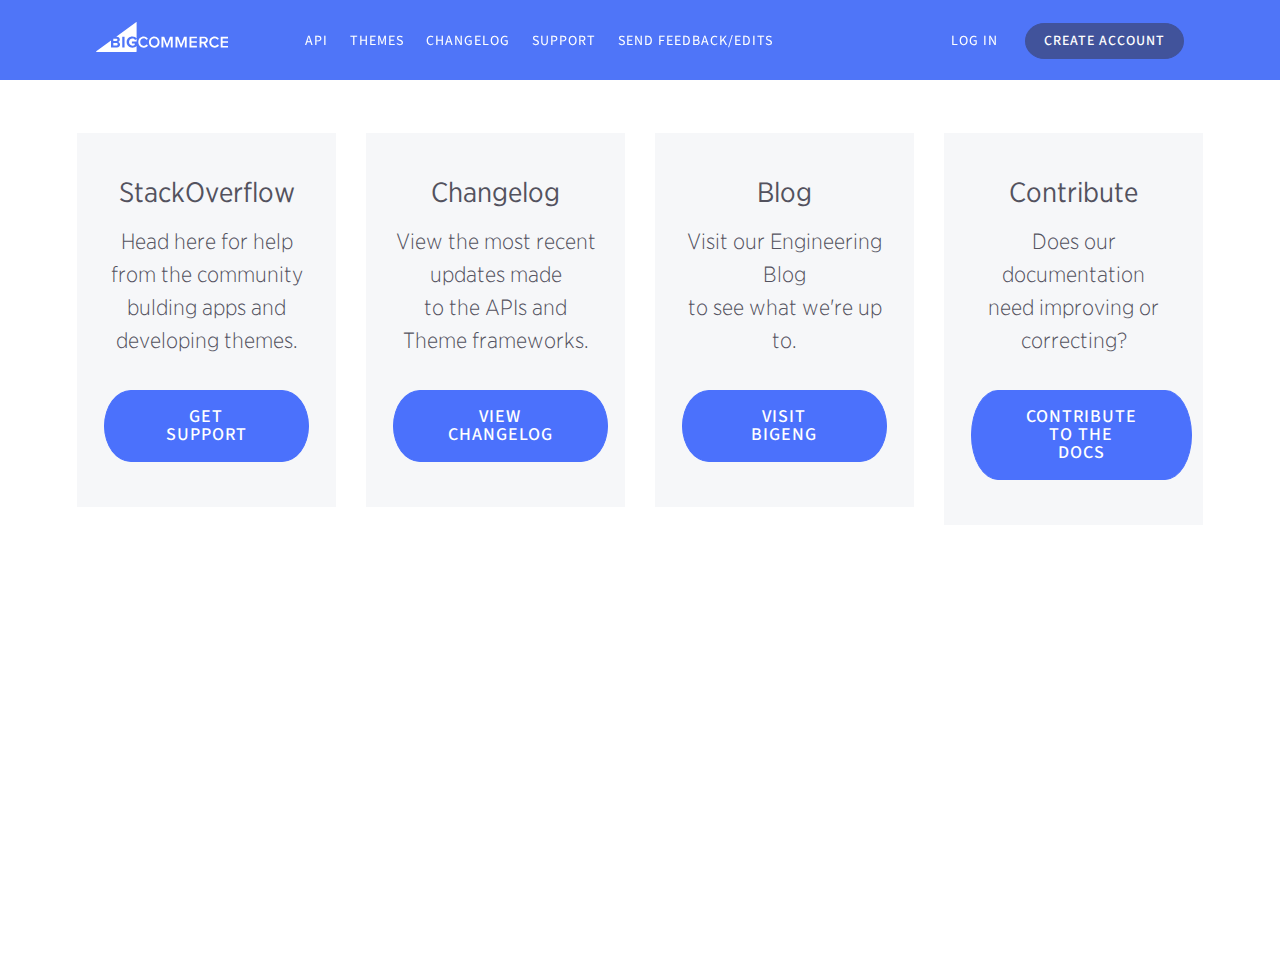
<file: build/support/index.html>
<!doctype html>
<html>
  <head>
    <meta charset="utf-8">
    <meta content="IE=edge,chrome=1" http-equiv="X-UA-Compatible">
    <meta name="viewport" content="width=device-width, initial-scale=1, maximum-scale=1">
    <title>BigCommerce API & Themes Developer Support</title>
    <link rel="shortcut icon" href="/images/favicon.ico" type="image/x-icon" /> 
    <link href="../stylesheets/screen.css" rel="stylesheet" media="screen" />
    <link href="../stylesheets/print.css" rel="stylesheet" media="print" />
    <script src="//ajax.googleapis.com/ajax/libs/jquery/2.1.3/jquery.min.js"></script>
      <script src="../javascripts/all.js"></script>
    <script>
    //This is Google's default GA code
    (function(i,s,o,g,r,a,m){i['GoogleAnalyticsObject']=r;i[r]=i[r]||function(){
    (i[r].q=i[r].q||[]).push(arguments)},i[r].l=1*new Date();a=s.createElement(o),
    m=s.getElementsByTagName(o)[0];a.async=1;a.src=g;m.parentNode.insertBefore(a,m)
    })(window,document,'script','//www.google-analytics.com/analytics.js','ga');
    ga('create', 'UA-47823747-2', 'auto');
    ga('send', 'pageview');
    // Used for navlink tracking (https://github.com/tripit/slate/issues/209)
    $(document).ready(function() {
      $('.tocify-item a').on('click', function(){
        ga('send', 'pageview', {'page': location.pathname + location.search  + location.hash});
      });
    });
    </script>
      <script>
        $(function() {
          setupLanguages(["json","curl"]);
        });
      </script>
  </head>

  <body class="support support_index">

    <header role="banner">
      <div class="topBar-container topBar-container--fixed">
        <nav class="top-bar ng-isolate-scope" ng-transclude="" top-bar="" style="height: 81px;">
          <ul class="title-area ng-scope">
            <li class="name"><a href="/"><img src="../images/BigCommerce_logo_white.svg" /></a></li>
          </ul>
          <section class="top-bar-section ng-scope">
            <ul class="menuItems">
              <li><a href="/api/v2/" title="API">API</a></li>
              <li><a href="/themes/" title="Themes">Themes</a></li>
              <li><a href="/changelog/" title="Changelog">Changelog</a></li>
              <li><a href="/support/" title="Help and Support">Support</a></li>
              <li class="hideOnTablet"><a href="/feedback/" title="Send Feedback and Edits">Send Feedback/Edits</a></li>
            </ul>
          </section>
          <div class="top-bar-actions ng-scope">
            <div class="optional"><a href="https://login.bigcommerce.com/login">Log In</a></div>
            <div class="optional">
              <button class="button button--action button--small">Create Account</button>
            </div>
          </div>
        </nav>
      </div>
    </header>
    <section class=
    "block block--defaultScheme block--allViewport block--paddingTopBottom block--twoColTextOverBg">
    <div class="block-container">
            <div class="block-container-inner">
                <div class=
                "block--twoColTextOverBg-row block--twoColTextOverBg-row--split11">
                <div class=
                "block--twoColTextOverBg-column block--twoColTextOverBg-column--centerImageAlign">
                    <div class="block-text">
                            <p class="rt-scheme--lightestGrey" rel=
                            "text-align: center;" style="text-align: center;">
                            <span class="type-large"><strong class=
                            "rt-scheme-headline">StackOverflow</strong><br>
                            Head here for help from the community<br>
                            bulding apps and developing themes.</span><span class=
                            "type-large"><br>
                            <br>
                            <a class="button button--action" href=
                            "//stackoverflow.com/questions/ask?tags=bigcommerce">
                            Get Support</a><br></span></p>
                            
                        </div>
                    </div>
                    <div class=
                    "block--twoColTextOverBg-column block--twoColTextOverBg-column--centerImageAlign">
                    <div class="block-text">
                            <p class="rt-scheme--lightestGrey" style=
                            "text-align: center;"><strong class=
                            "rt-scheme-headline">Changelog</strong><span class="type-large"><br>
                            View the most recent updates made<br>
                            to the APIs and Theme frameworks.</span><span class=
                            "type-large"><br>
                            <br>
                            <a class="button button--action" href=
                            "/changelog/">
                            View Changelog</a><br></span></p>
                        </div>
                    </div>
                    <div class=
                "block--twoColTextOverBg-column block--twoColTextOverBg-column--centerImageAlign">
                    <div class="block-text">
                            <p class="rt-scheme--lightestGrey" style=
                            "text-align: center;"><strong class=
                            "rt-scheme-headline">Blog</strong><span class="type-large"><br>
                            Visit our Engineering Blog<br>
                            to see what we're up to.</span><span class=
                            "type-large"><br>
                            <br>
                            <a class="button button--action" href=
                            "//bigeng.io">
                            Visit BigEng</a><br></span></p>
                        </div>
                    </div>
                    <div class=
                    "block--twoColTextOverBg-column block--twoColTextOverBg-column--centerImageAlign">
                    <div class="block-text">
                            <p class="rt-scheme--lightestGrey" rel=
                            "text-align: center;" style="text-align: center;">
                            <span class="type-large"><strong class=
                            "rt-scheme-headline">Contribute</strong><br>
                            Does our documentation <br>
                            need improving or correcting?</span><span class=
                            "type-large"><br>
                            <br>
                            <a class="button button--action" href=
                            "//github.com/bigcommerce-labs/slate">
                            Contribute to the docs</a><br></span></p>
                        </div>
                    </div>
                </div> 
            </div>
        </div>
    </section>
  </body>
</html>
</file>
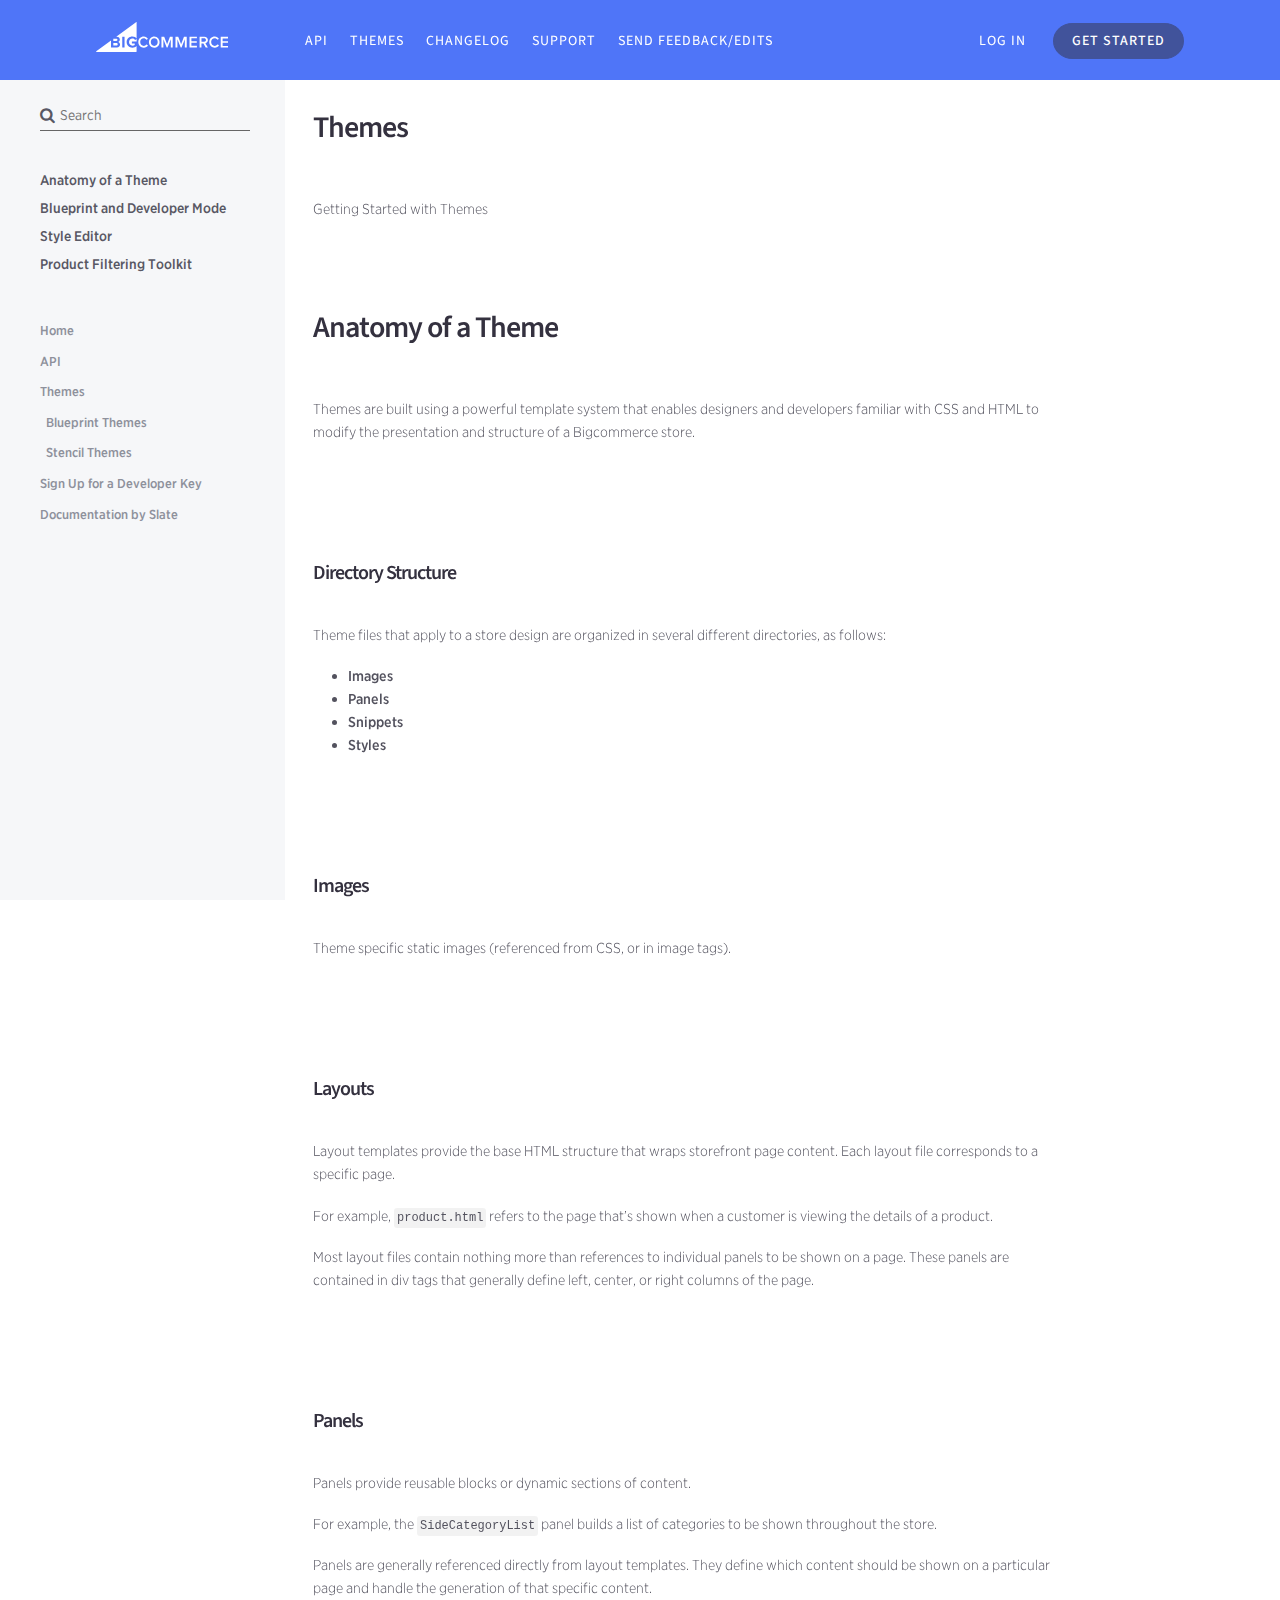
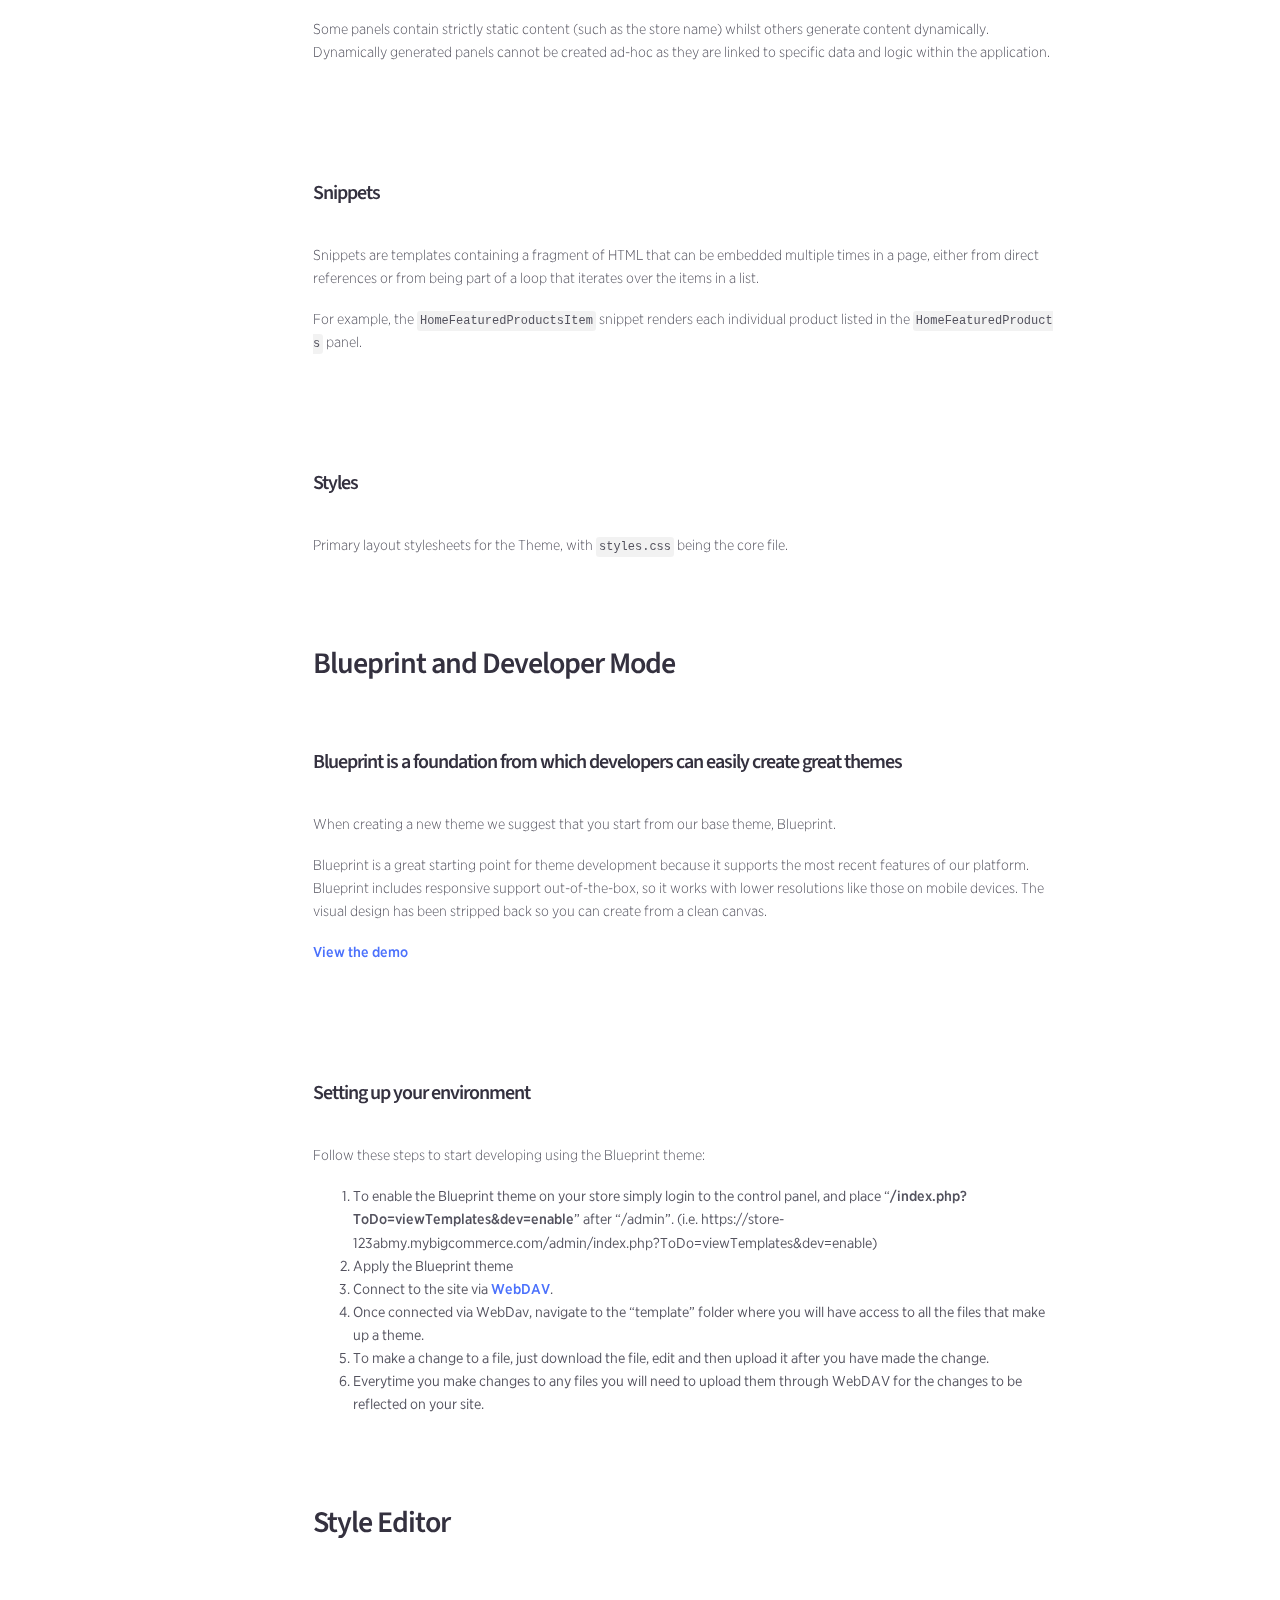
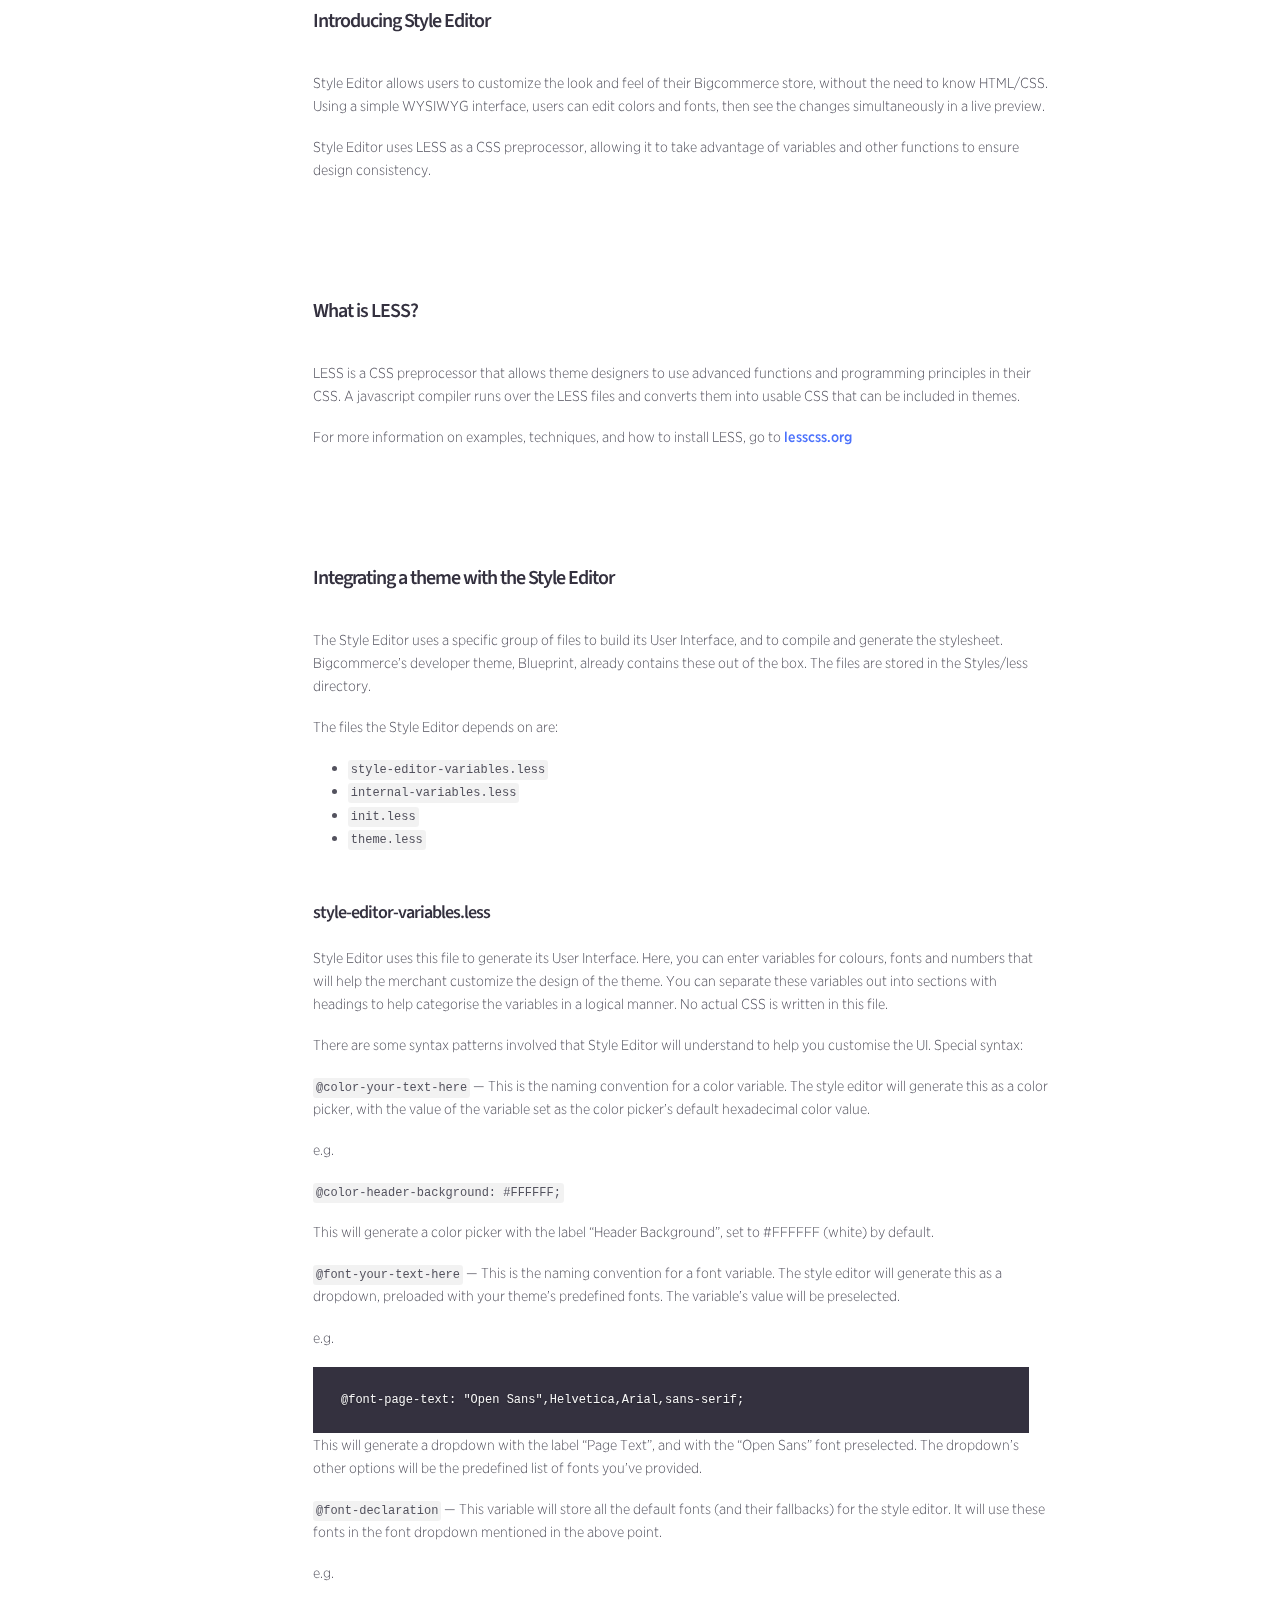
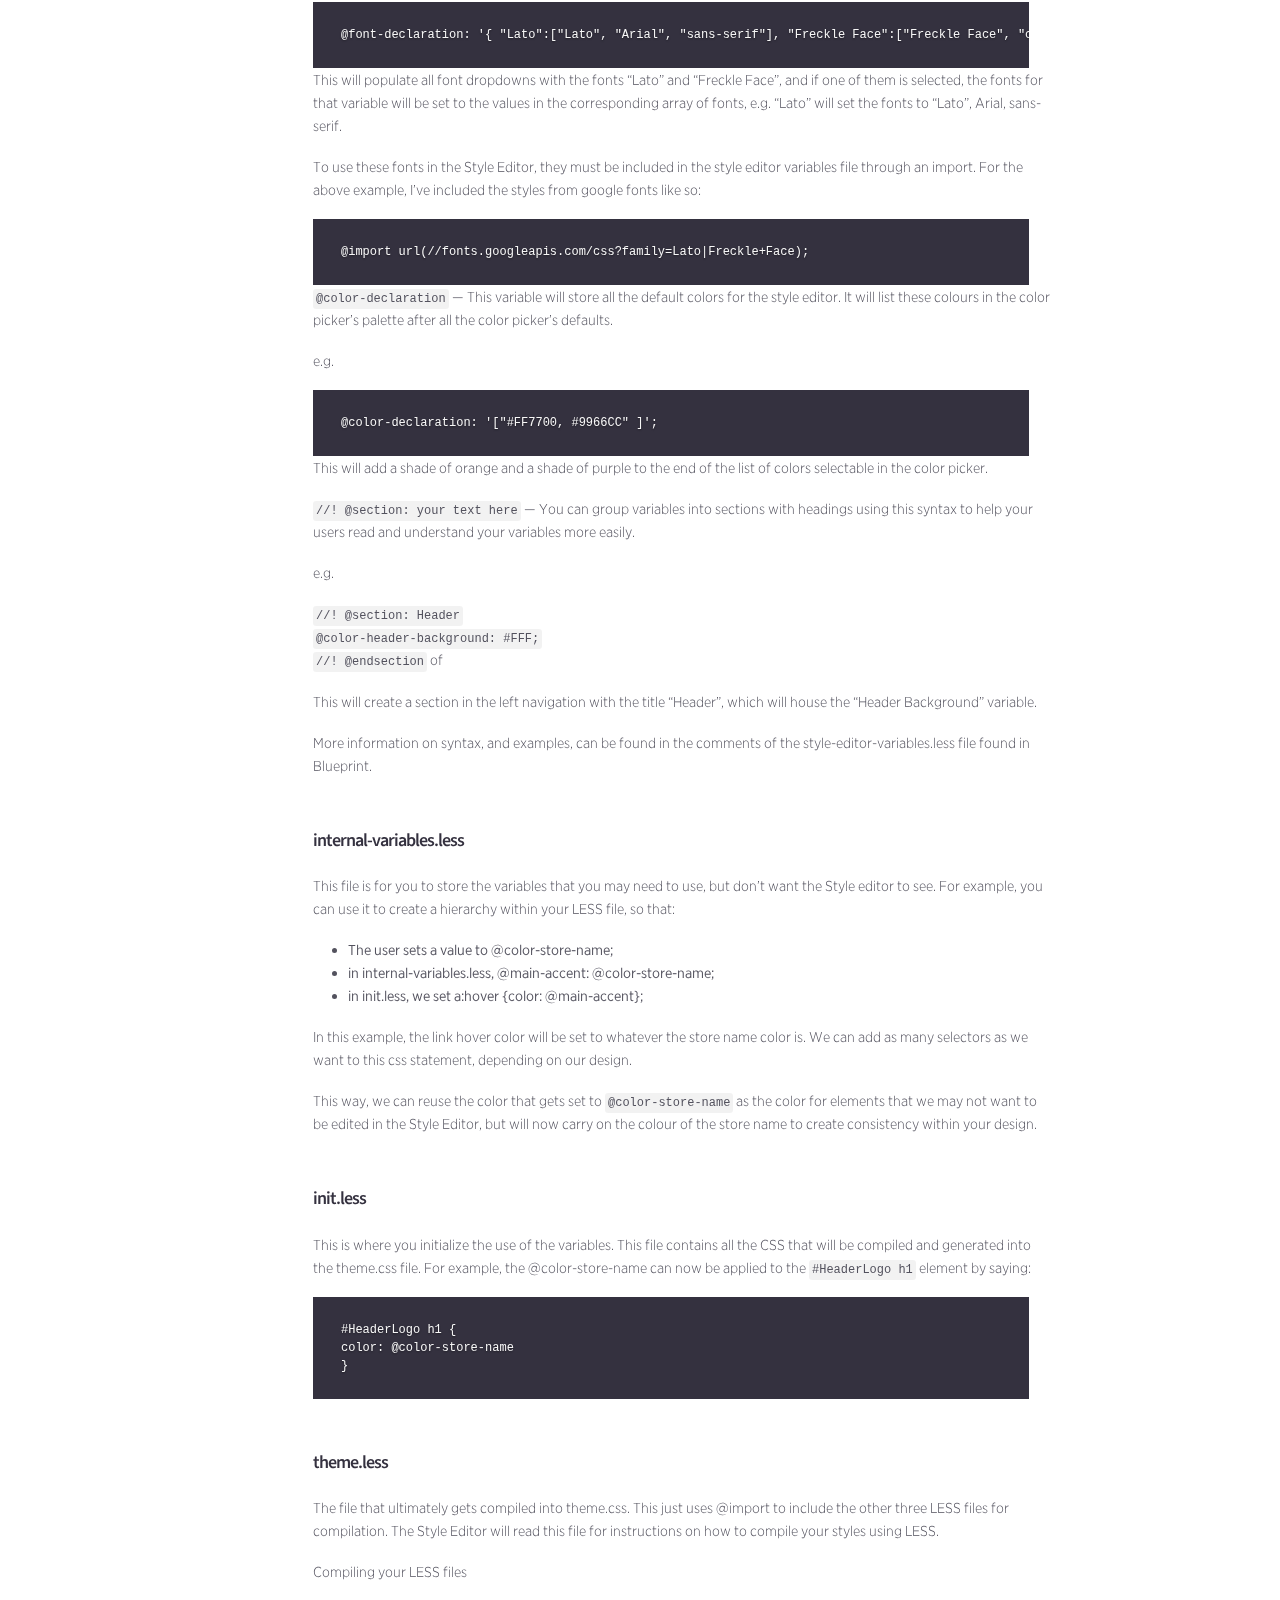
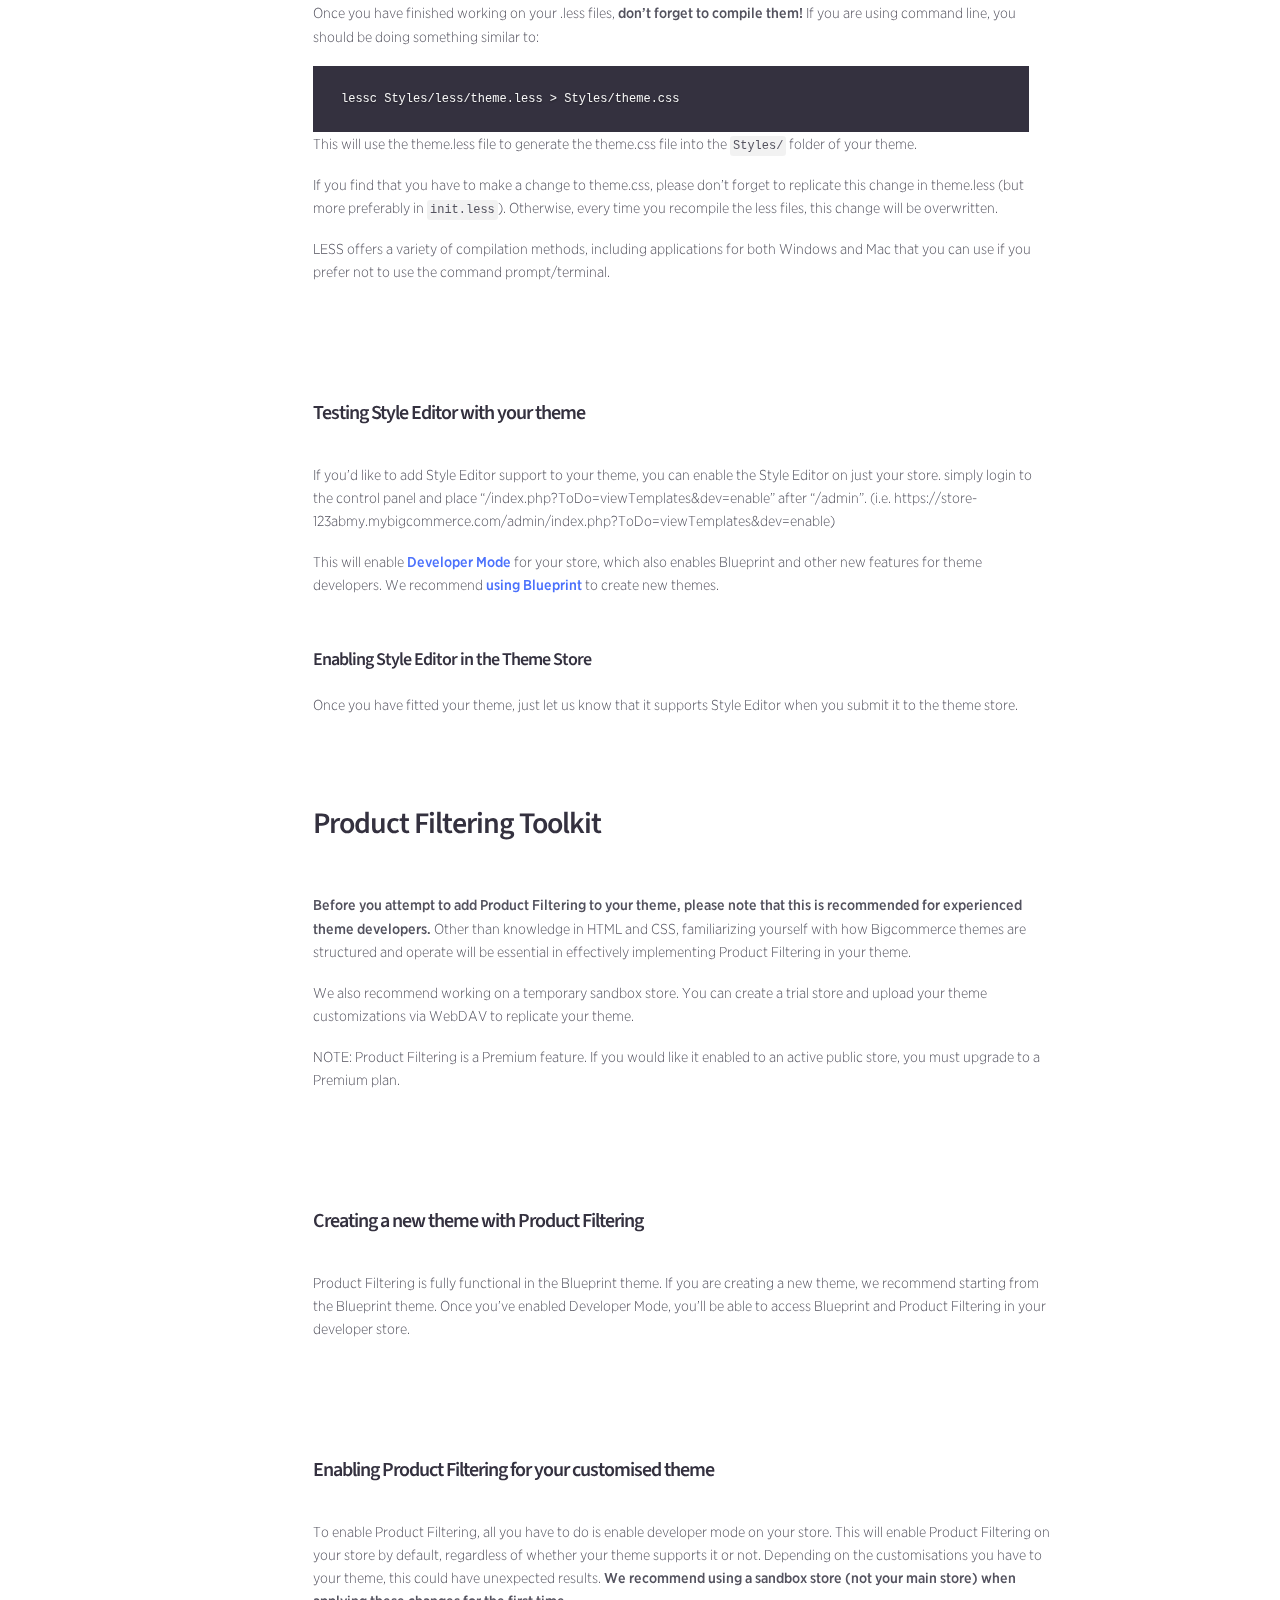
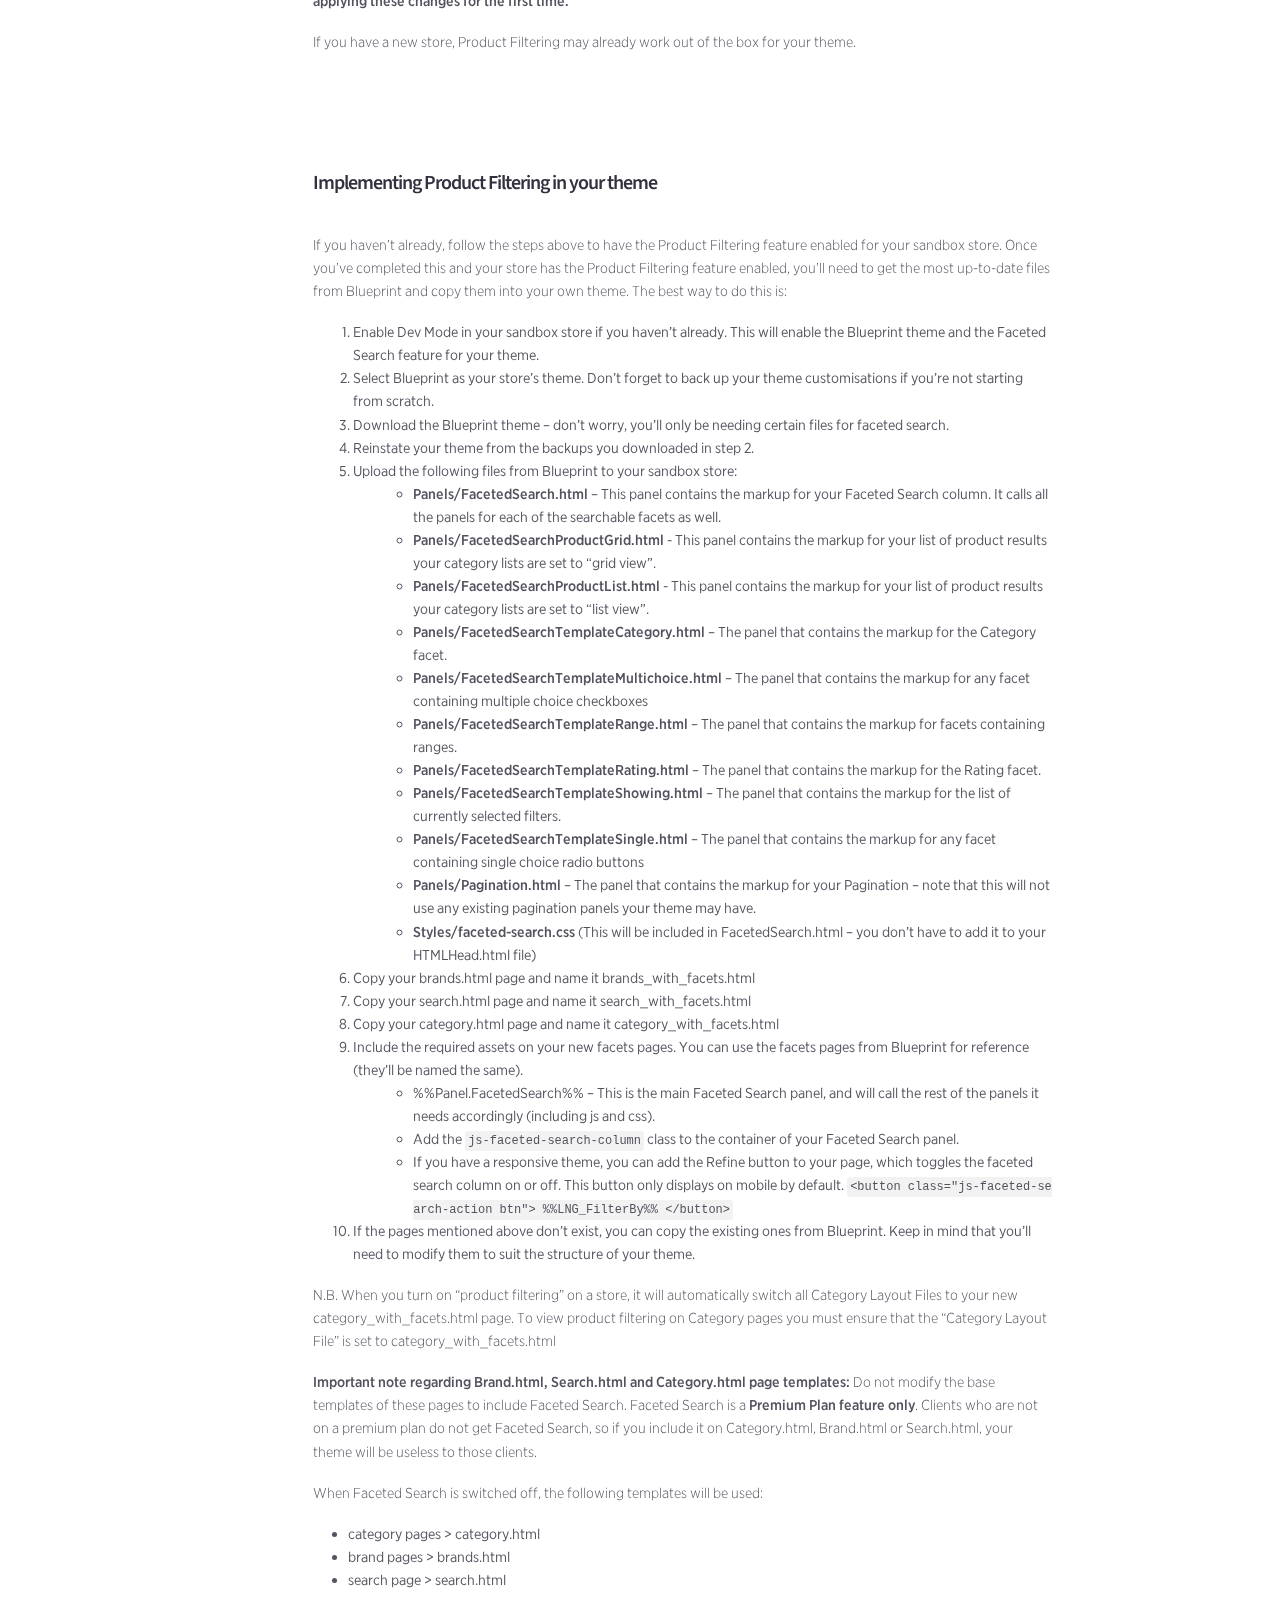
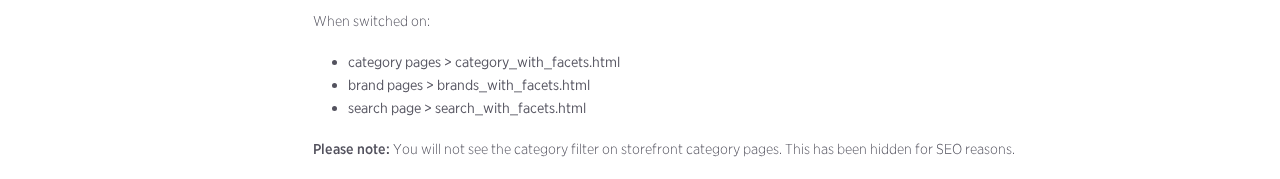
<file: build/themes/index.html>
<!doctype html>
<html>
  <head>
    <meta charset="utf-8">
    <meta content="IE=edge,chrome=1" http-equiv="X-UA-Compatible">
    <meta name="viewport" content="width=device-width, initial-scale=1, maximum-scale=1">
    <title>BigCommerce Themes</title>
    <link rel="shortcut icon" href="/images/favicon.ico" type="image/x-icon" /> 
    <link href="../stylesheets/screen.css" rel="stylesheet" media="screen" />
    <link href="../stylesheets/print.css" rel="stylesheet" media="print" />
    <script src="//ajax.googleapis.com/ajax/libs/jquery/2.1.3/jquery.min.js"></script>
      <script src="../javascripts/all.js"></script>
    <script>
    //This is Google's default GA code
    (function(i,s,o,g,r,a,m){i['GoogleAnalyticsObject']=r;i[r]=i[r]||function(){
    (i[r].q=i[r].q||[]).push(arguments)},i[r].l=1*new Date();a=s.createElement(o),
    m=s.getElementsByTagName(o)[0];a.async=1;a.src=g;m.parentNode.insertBefore(a,m)
    })(window,document,'script','//www.google-analytics.com/analytics.js','ga');
    ga('create', 'UA-47823747-2', 'auto');
    ga('send', 'pageview');
    // Used for navlink tracking (https://github.com/tripit/slate/issues/209)
    $(document).ready(function() {
      $('.tocify-item a').on('click', function(){
        ga('send', 'pageview', {'page': location.pathname + location.search  + location.hash});
      });
    });
    </script>
  </head>

  <body class="themes themes_index">
    <a href="#" id="nav-button">
      <span>
        NAV
        <img src="../images/navbar.png" />
      </span>
    </a>

<header role="banner">
  <div class="topBar-container topBar-container--fixed">
    <nav class="top-bar ng-isolate-scope" ng-transclude="" top-bar="" style="height: 81px;">
      <ul class="title-area ng-scope">
        <li class="name"><a href="/"><img src="../images/BigCommerce_logo_white.svg" /></a></li>
      </ul>
      <section class="top-bar-section ng-scope">
        <ul class="menuItems">
          <li><a href="/api/v2" title="API">API</a></li>
          <li><a href="/themes" title="Themes">Themes</a></li>
          <li><a href="/changelog" title="Changelog">Changelog</a></li>
          <li><a href="/support" title="Help and Support">Support</a></li>
          <li class="hideOnTablet"><a href="/feedback" title="Send Feedback and Edits">Send Feedback/Edits</a></li>
        </ul>
      </section>
      <div class="top-bar-actions ng-scope">
        <div class="optional"><a href="https://login.bigcommerce.com/login">Log In</a></div>
        <div class="optional">
          <button class="button button--action button--small">Get Started</button>
        </div>
      </div>
    </nav>
  </div>
</header>

    <div class="tocify-wrapper">
        <div class="search">
          <input type="text" class="search" id="input-search" placeholder="Search">
        </div>
        <ul class="search-results"></ul>
      <div id="toc">
      </div>
        <ul class="toc-footer">
            <li><a href="/">Home</a></li>
            <li><a href='/api/v2/'>API</a></li>
            <li><a href='/themes/'>Themes</a></li>
            <li><a href='/themes/blueprint/'> &nbsp; Blueprint Themes</a></li>
            <li><a href='https://stencil.bigcommerce.com/docs'> &nbsp;  Stencil Themes</a></li>
            <li><a href='#'>Sign Up for a Developer Key</a></li>
            <li><a href='http://github.com/tripit/slate'>Documentation by Slate</a></li>
        </ul>
    </div>
    <div class="page-wrapper">
      <div class="content">
        <h1 id="themes">Themes</h1>

<p>Getting Started with Themes</p>

          <h1 id="anatomy-of-a-theme">Anatomy of a Theme</h1>

<p>Themes are built using a powerful template system that enables designers and developers familiar with CSS and HTML to modify the presentation and structure of a Bigcommerce store.</p>

<h2 id="directory-structure">Directory Structure</h2>

<p>Theme files that apply to a store design are organized in several different directories, as follows:</p>

<ul>
<li>  <strong>Images</strong></li>
<li>  <strong>Panels</strong></li>
<li>  <strong>Snippets</strong></li>
<li>  <strong>Styles</strong></li>
</ul>

<h2 id="images">Images</h2>

<p>Theme specific static images (referenced from CSS, or in image tags).</p>

<h2 id="layouts">Layouts</h2>

<p>Layout templates provide the base HTML structure that wraps storefront page content. Each layout file corresponds to a specific page.</p>

<p>For example, <code class="prettyprint">product.html</code> refers to the page that’s shown when a customer is viewing the details of a product.</p>

<p>Most layout files contain nothing more than references to individual panels to be shown on a page. These panels are contained in div tags that generally define left, center, or right columns of the page.</p>

<h2 id="panels">Panels</h2>

<p>Panels provide reusable blocks or dynamic sections of content.</p>

<p>For example, the <code class="prettyprint">SideCategoryList</code> panel builds a list of categories to be shown throughout the store.</p>

<p>Panels are generally referenced directly from layout templates. They define which content should be shown on a particular page and handle the generation of that specific content.</p>

<p>Some panels contain strictly static content (such as the store name) whilst others generate content dynamically. Dynamically generated panels cannot be created ad-hoc as they are linked to specific data and logic within the application.</p>

<h2 id="snippets">Snippets</h2>

<p>Snippets are templates containing a fragment of HTML that can be embedded multiple times in a page, either from direct references or from being part of a loop that iterates over the items in a list.</p>

<p>For example, the <code class="prettyprint">HomeFeaturedProductsItem</code> snippet renders each individual product listed in the <code class="prettyprint">HomeFeaturedProducts</code> panel.</p>

<h2 id="styles">Styles</h2>

<p>Primary layout stylesheets for the Theme, with <code class="prettyprint">styles.css</code> being the core file.</p>

          <h1 id="blueprint-and-developer-mode">Blueprint and Developer Mode</h1>

<h2 id="blueprint-is-a-foundation-from-which-developers-can-easily-create-great-themes">Blueprint is a foundation from which developers can easily create great themes</h2>

<p>When creating a new theme we suggest that you start from our base theme, Blueprint.</p>

<p>Blueprint is a great starting point for theme development because it supports the most recent features of our platform. Blueprint includes responsive support out-of-the-box, so it works with lower resolutions like those on mobile devices. The visual design has been stripped back so you can create from a clean canvas.</p>

<p><a href="https://blueprint-demo.mybigcommerce.com">View the demo</a></p>

<h2 id="setting-up-your-environment">Setting up your environment</h2>

<p>Follow these steps to start developing using the Blueprint theme:</p>

<ol>
<li> To enable the Blueprint theme on your store simply login to the control panel, and place &ldquo;<strong>/index.php?ToDo=viewTemplates&amp;dev=enable</strong>&rdquo; after &ldquo;/admin&rdquo;.
(i.e. https://store-123abmy.mybigcommerce.com/admin/index.php?ToDo=viewTemplates&amp;dev=enable)</li>
<li> Apply the Blueprint theme</li>
<li> Connect to the site via <a href="https://support.bigcommerce.com/questions/1513/How+do+I+connect+to+WebDAV%3F">WebDAV</a>.</li>
<li> Once connected via WebDav, navigate to the &ldquo;template&rdquo; folder where you will have access to all the files that make up a theme.</li>
<li> To make a change to a file, just download the file, edit and then upload it after you have made the change.</li>
<li> Everytime you make changes to any files you will need to upload them through WebDAV for the changes to be reflected on your site.</li>
</ol>

          <h1 id="style-editor">Style Editor</h1>

<h2 id="introducing-style-editor">Introducing Style Editor</h2>

<p>Style Editor allows users to customize the look and feel of their Bigcommerce store, without the need to know HTML/CSS. Using a simple WYSIWYG interface, users can edit colors and fonts, then see the changes simultaneously in a live preview.</p>

<p>Style Editor uses LESS as a CSS preprocessor, allowing it to take advantage of variables and other functions to ensure design consistency.</p>

<h2 id="what-is-less">What is LESS?</h2>

<p>LESS is a CSS preprocessor that allows theme designers to use advanced functions and programming principles in their CSS. A javascript compiler runs over the LESS files and converts them into usable CSS that can be included in themes.</p>

<p>For more information on examples, techniques, and how to install LESS, go to <a href="http://lesscss.org/">lesscss.org</a></p>

<h2 id="integrating-a-theme-with-the-style-editor">Integrating a theme with the Style Editor</h2>

<p>The Style Editor uses a specific group of files to build its User Interface, and to compile and generate the stylesheet. Bigcommerce’s developer theme, Blueprint, already contains these out of the box. The files are stored in the Styles/less directory.</p>

<p>The files the Style Editor depends on are:</p>

<ul>
<li>  <code class="prettyprint">style-editor-variables.less</code></li>
<li>  <code class="prettyprint">internal-variables.less</code></li>
<li>  <code class="prettyprint">init.less</code></li>
<li>  <code class="prettyprint">theme.less</code></li>
</ul>

<h3 id="style-editor-variables-less">style-editor-variables.less</h3>

<p>Style Editor uses this file to generate its User Interface. Here, you can enter variables for colours, fonts and numbers that will help the merchant customize the design of the theme. You can separate these variables out into sections with headings to help categorise the variables in a logical manner. No actual CSS is written in this file.</p>

<p>There are some syntax patterns involved that Style Editor will understand to help you customise the UI. Special syntax:</p>

<p><code class="prettyprint">@color-your-text-here</code> — This is the naming convention for a color variable. The style editor will generate this as a color picker, with the value of the variable set as the color picker’s default hexadecimal color value.</p>

<p>e.g.</p>

<p><code class="prettyprint">
@color-header-background: #FFFFFF;
</code></p>

<p>This will generate a color picker with the label “Header Background”, set to #FFFFFF (white) by default.</p>

<p><code class="prettyprint">@font-your-text-here</code> — This is the naming convention for a font variable. The style editor will generate this as a dropdown, preloaded with your theme’s predefined fonts. The variable’s value will be preselected.</p>

<p>e.g.</p>
<pre class="highlight plaintext"><code>@font-page-text: "Open Sans",Helvetica,Arial,sans-serif;
</code></pre>

<p>This will generate a dropdown with the label “Page Text”, and with the “Open Sans” font preselected. The dropdown’s other options will be the predefined list of fonts you’ve provided.</p>

<p><code class="prettyprint">@font-declaration</code> — This variable will store all the default fonts (and their fallbacks) for the style editor. It will use these fonts in the font dropdown mentioned in the above point.</p>

<p>e.g.</p>
<pre class="highlight plaintext"><code>@font-declaration: '{ "Lato":["Lato", "Arial", "sans-serif"], "Freckle Face":["Freckle Face", "cursive"]}';
</code></pre>

<p>This will populate all font dropdowns with the fonts “Lato” and “Freckle Face”, and if one of them is selected, the fonts for that variable will be set to the values in the corresponding array of fonts, e.g. “Lato” will set the fonts to “Lato”, Arial, sans-serif.</p>

<p>To use these fonts in the Style Editor, they must be included in the style editor variables file through an import. For the above example, I’ve included the styles from google fonts like so:</p>
<pre class="highlight plaintext"><code>@import url(//fonts.googleapis.com/css?family=Lato|Freckle+Face);
</code></pre>

<p><code class="prettyprint">@color-declaration</code> — This variable will store all the default colors for the style editor. It will list these colours in the color picker’s palette after all the color picker’s defaults.</p>

<p>e.g.</p>
<pre class="highlight plaintext"><code>@color-declaration: '["#FF7700, #9966CC" ]';
</code></pre>

<p>This will add a shade of orange and a shade of purple to the end of the list of colors selectable in the color picker.</p>

<p><code class="prettyprint">//! @section: your text here</code> — You can group variables into sections with headings using this syntax to help your users read and understand your variables more easily.</p>

<p>e.g.</p>

<p><code class="prettyprint">//! @section: Header</code><br>
<code class="prettyprint">@color-header-background: #FFF;</code><br>
<code class="prettyprint">//! @endsection</code>  of</p>

<p>This will create a section in the left navigation with the title “Header”, which will house the “Header Background” variable.</p>

<p>More information on syntax, and examples, can be found in the comments of the style-editor-variables.less file found in Blueprint.</p>

<h3 id="internal-variables-less">internal-variables.less</h3>

<p>This file is for you to store the variables that you may need to use, but don’t want the Style editor to see. For example, you can use it to create a hierarchy within your LESS file, so that:</p>

<ul>
<li>  The user sets a value to @color-store-name;</li>
<li>  in internal-variables.less, @main-accent: @color-store-name;</li>
<li>  in init.less, we set a:hover {color: @main-accent};</li>
</ul>

<p>In this example, the link hover color will be set to whatever the store name color is. We can add as many selectors as we want to this css statement, depending on our design.</p>

<p>This way, we can reuse the color that gets set to <code class="prettyprint">@color-store-name</code> as the color for elements that we may not want to be edited in the Style Editor, but will now carry on the colour of the store name to create consistency within your design.</p>

<h3 id="init-less">init.less</h3>

<p>This is where you initialize the use of the variables. This file contains all the CSS that will be compiled and generated into the theme.css file. For example, the @color-store-name can now be applied to the <code class="prettyprint">#HeaderLogo h1</code> element by saying:</p>
<pre class="highlight plaintext"><code>#HeaderLogo h1 {
color: @color-store-name
}
</code></pre>

<h3 id="theme-less">theme.less</h3>

<p>The file that ultimately gets compiled into theme.css. This just uses @import to include the other three LESS files for compilation. The Style Editor will read this file for instructions on how to compile your styles using LESS.</p>

<p>Compiling your LESS files</p>

<p>Once you have finished working on your .less files, <strong>don’t forget to compile them!</strong> If you are using command line, you should be doing something similar to:</p>
<pre class="highlight plaintext"><code>lessc Styles/less/theme.less &gt; Styles/theme.css
</code></pre>

<p>This will use the theme.less file to generate the theme.css file into the <code class="prettyprint">Styles/</code> folder of your theme.</p>

<p>If you find that you have to make a change to theme.css, please don&rsquo;t forget to replicate this change in theme.less (but more preferably in <code class="prettyprint">init.less</code>). Otherwise, every time you recompile the less files, this change will be overwritten.</p>

<p>LESS offers a variety of compilation methods, including applications for both Windows and Mac that you can use if you prefer not to use the command prompt/terminal.</p>

<h2 id="testing-style-editor-with-your-theme">Testing Style Editor with your theme</h2>

<p>If you&rsquo;d like to add Style Editor support to your theme, you can enable the Style Editor on just your store. simply login to the control panel and place &ldquo;/index.php?ToDo=viewTemplates&amp;dev=enable&rdquo; after &ldquo;/admin&rdquo;.
(i.e. https://store-123abmy.mybigcommerce.com/admin/index.php?ToDo=viewTemplates&amp;dev=enable)</p>

<p>This will enable <a href="https://developer.bigcommerce.com/themes/blueprint">Developer Mode</a> for your store, which also enables Blueprint and other new features for theme developers. We recommend <a href="https://developer.bigcommerce.com/themes/blueprint">using Blueprint</a> to create new themes.</p>

<h3 id="enabling-style-editor-in-the-theme-store">Enabling Style Editor in the Theme Store</h3>

<p>Once you have fitted your theme, just let us know that it supports Style Editor when you submit it to the theme store.</p>

          <h1 id="product-filtering-toolkit">Product Filtering Toolkit</h1>

<p><strong>Before you attempt to add Product Filtering to your theme, please note that this is recommended for experienced theme developers.</strong> Other than knowledge in HTML and CSS, familiarizing yourself with how Bigcommerce themes are structured and operate will be essential in effectively implementing Product Filtering in your theme.</p>

<p>We also recommend working on a temporary sandbox store. You can create a trial store and upload your theme customizations via WebDAV to replicate your theme.</p>

<p>NOTE: Product Filtering is a Premium feature. If you would like it enabled to an active public store, you must upgrade to a Premium plan.</p>

<h2 id="creating-a-new-theme-with-product-filtering">Creating a new theme with Product Filtering</h2>

<p>Product Filtering is fully functional in the Blueprint theme. If you are creating a new theme, we recommend starting from the Blueprint theme. Once you’ve enabled Developer Mode, you’ll be able to access Blueprint and Product Filtering in your developer store.</p>

<h2 id="enabling-product-filtering-for-your-customised-theme">Enabling Product Filtering for your customised theme</h2>

<p>To enable Product Filtering, all you have to do is enable developer mode on your store. This will enable Product Filtering on your store by default, regardless of whether your theme supports it or not. Depending on the customisations you have to your theme, this could have unexpected results. <strong>We recommend using a sandbox store (not your main store) when applying these changes for the first time.</strong></p>

<p>If you have a new store, Product Filtering may already work out of the box for your theme.</p>

<h2 id="implementing-product-filtering-in-your-theme">Implementing Product Filtering in your theme</h2>

<p>If you haven’t already, follow the steps above to have the Product Filtering feature enabled for your sandbox store. Once you’ve completed this and your store has the Product Filtering feature enabled, you’ll need to get the most up-to-date files from Blueprint and copy them into your own theme. The best way to do this is:</p>

<ol>
<li> Enable Dev Mode in your sandbox store if you haven’t already. This will enable the Blueprint theme and the Faceted Search feature for your theme.</li>
<li> Select Blueprint as your store’s theme. Don’t forget to back up your theme customisations if you’re not starting from scratch.</li>
<li> Download the Blueprint theme – don’t worry, you’ll only be needing certain files for faceted search.</li>
<li> Reinstate your theme from the backups you downloaded in step 2.</li>
<li> Upload the following files from Blueprint to your sandbox store:

<ul>
<li>  <strong>Panels/FacetedSearch.html</strong> – This panel contains the markup for your Faceted Search column. It calls all the panels for each of the searchable facets as well.</li>
<li>  <strong>Panels/FacetedSearchProductGrid.html</strong> - This panel contains the markup for your list of product results your category lists are set to &ldquo;grid view&rdquo;.</li>
<li>  <strong>Panels/FacetedSearchProductList.html</strong> - This panel contains the markup for your list of product results your category lists are set to &ldquo;list view&rdquo;.</li>
<li>  <strong>Panels/FacetedSearchTemplateCategory.html</strong> – The panel that contains the markup for the Category facet.</li>
<li>  <strong>Panels/FacetedSearchTemplateMultichoice.html</strong> – The panel that contains the markup for any facet containing multiple choice checkboxes</li>
<li>  <strong>Panels/FacetedSearchTemplateRange.html</strong> – The panel that contains the markup for facets containing ranges.</li>
<li>  <strong>Panels/FacetedSearchTemplateRating.html</strong> – The panel that contains the markup for the Rating facet.</li>
<li>  <strong>Panels/FacetedSearchTemplateShowing.html</strong> – The panel that contains the markup for the list of currently selected filters.</li>
<li>  <strong>Panels/FacetedSearchTemplateSingle.html</strong> – The panel that contains the markup for any facet containing single choice radio buttons</li>
<li>  <strong>Panels/Pagination.html</strong> – The panel that contains the markup for your Pagination – note that this will not use any existing pagination panels your theme may have.</li>
<li>  <strong>Styles/faceted-search.css</strong> (This will be included in FacetedSearch.html – you don’t have to add it to your HTMLHead.html file)</li>
</ul></li>
<li> Copy your brands.html page and name it brands_with_facets.html</li>
<li> Copy your search.html page and name it search_with_facets.html</li>
<li> Copy your category.html page and name it category_with_facets.html</li>
<li> Include the required assets on your new facets pages. You can use the facets pages from Blueprint for reference (they’ll be named the same).

<ul>
<li>  %%Panel.FacetedSearch%% – This is the main Faceted Search panel, and will call the rest of the panels it needs accordingly (including js and css).</li>
<li>  Add the <code class="prettyprint">js-faceted-search-column</code> class to the container of your Faceted Search panel.</li>
<li>  If you have a responsive theme, you can add the Refine button to your page, which toggles the faceted search column on or off. This button only displays on mobile by default.
<code class="prettyprint">&lt;button class=&quot;js-faceted-search-action btn&quot;&gt; %%LNG_FilterBy%% &lt;/button&gt;</code></li>
</ul></li>
<li> If the pages mentioned above don’t exist, you can copy the existing ones from Blueprint. Keep in mind that you’ll need to modify them to suit the structure of your theme.</li>
</ol>

<p>N.B. When you turn on “product filtering” on a store, it will automatically switch all Category Layout Files to your new category_with_facets.html page. To view product filtering on Category pages you must ensure that the “Category Layout File” is set to category_with_facets.html</p>

<p><strong>Important note regarding Brand.html, Search.html and Category.html page templates:</strong> Do not modify the base templates of these pages to include Faceted Search. Faceted Search is a <strong>Premium Plan feature only</strong>. Clients who are not on a premium plan do not get Faceted Search, so if you include it on Category.html, Brand.html or Search.html, your theme will be useless to those clients.</p>

<p>When Faceted Search is switched off, the following templates will be used:</p>

<ul>
<li>  category pages &gt; category.html</li>
<li>  brand pages &gt; brands.html</li>
<li>  search page &gt; search.html</li>
</ul>

<p>When switched on:</p>

<ul>
<li>  category pages &gt; category_with_facets.html</li>
<li>  brand pages &gt; brands_with_facets.html</li>
<li>  search page &gt; search_with_facets.html</li>
</ul>

<p><strong>Please note:</strong> You will not see the category filter on storefront category pages. This has been hidden for SEO reasons.</p>

      </div>
    </div>
  </body>
</html>
</file>
<file: build/stylesheets/print.css>
/*! normalize.css v3.0.2 | MIT License | git.io/normalize */html{font-family:sans-serif;-ms-text-size-adjust:100%;-webkit-text-size-adjust:100%}body{margin:0}article,aside,details,figcaption,figure,footer,header,hgroup,main,menu,nav,section,summary{display:block}audio,canvas,progress,video{display:inline-block;vertical-align:baseline}audio:not([controls]){display:none;height:0}[hidden],template{display:none}a{background-color:transparent}a:active,a:hover{outline:0}abbr[title]{border-bottom:1px dotted}b,strong{font-weight:bold}dfn{font-style:italic}h1{font-size:2em;margin:0.67em 0}mark{background:#ff0;color:#000}small{font-size:80%}sub,sup{font-size:75%;line-height:0;position:relative;vertical-align:baseline}sup{top:-0.5em}sub{bottom:-0.25em}img{border:0}svg:not(:root){overflow:hidden}figure{margin:1em 40px}hr{box-sizing:content-box;height:0}pre{overflow:auto}code,kbd,pre,samp{font-family:monospace, monospace;font-size:1em}button,input,optgroup,select,textarea{color:inherit;font:inherit;margin:0}button{overflow:visible}button,select{text-transform:none}button,html input[type="button"],input[type="reset"],input[type="submit"]{-webkit-appearance:button;cursor:pointer}button[disabled],html input[disabled]{cursor:default}button::-moz-focus-inner,input::-moz-focus-inner{border:0;padding:0}input{line-height:normal}input[type="checkbox"],input[type="radio"]{box-sizing:border-box;padding:0}input[type="number"]::-webkit-inner-spin-button,input[type="number"]::-webkit-outer-spin-button{height:auto}input[type="search"]{-webkit-appearance:textfield;box-sizing:content-box}input[type="search"]::-webkit-search-cancel-button,input[type="search"]::-webkit-search-decoration{-webkit-appearance:none}fieldset{border:1px solid #c0c0c0;margin:0 2px;padding:0.35em 0.625em 0.75em}legend{border:0;padding:0}textarea{overflow:auto}optgroup{font-weight:bold}table{border-collapse:collapse;border-spacing:0}td,th{padding:0}.content h1,.content h2,.content h3,.content h4,body{font-family:"Source Sans Pro", Roboto, Lato, "Helvetica Neue", Helvetica, Arial, "Microsoft Yahei","微软雅黑", STXihei, "华文细黑", sans-serif;font-size:14px}.content h1,.content h2,.content h3,.content h4{font-weight:600}.content pre,.content code{font-family:Consolas, Menlo, Monaco, "Lucida Console", "Liberation Mono", "DejaVu Sans Mono", "Bitstream Vera Sans Mono", "Courier New", monospace, serif;font-size:12px;line-height:1.5}.content pre,.content code{word-break:break-all;-webkit-hyphens:auto;-moz-hyphens:auto;-ms-hyphens:auto;hyphens:auto}@font-face{font-family:'slate';src:url(/fonts/slate.eot?-syv14m);src:url(../fonts/slate.eot?#iefix-syv14m) format("embedded-opentype"),url(../fonts/slate.woff2?-syv14m) format("woff2"),url(../fonts/slate.woff?-syv14m) format("woff"),url(../fonts/slate.ttf?-syv14m) format("truetype"),url(../fonts/slate.svg?-syv14m#slate) format("svg");font-weight:normal;font-style:normal}.content aside.warning:before,.content aside.notice:before,.content aside.success:before{font-family:'slate';speak:none;font-style:normal;font-weight:normal;font-variant:normal;text-transform:none;line-height:1}.content aside.warning:before{content:"\e600"}.content aside.notice:before{content:"\e602"}.content aside.success:before{content:"\e606"}.tocify,.toc-footer,.lang-selector,.search,#nav-button{display:none}.tocify-wrapper>img{margin:0 auto;display:block}.content{font-size:12px}.content pre,.content code{border:1px solid #999;border-radius:5px;font-size:0.8em}.content pre code{border:0}.content pre{padding:1.3em}.content code{padding:0.2em}.content table{border:1px solid #999}.content table tr{border-bottom:1px solid #999}.content table td,.content table th{padding:0.7em}.content p{line-height:1.5}.content a{text-decoration:none;color:#000}.content h1{font-size:2.5em;padding-top:0.5em;padding-bottom:0.5em;margin-top:1em;margin-bottom:21px;border:2px solid #ccc;border-width:2px 0;text-align:center}.content h2{font-size:1.8em;margin-top:2em;border-top:2px solid #ccc;padding-top:0.8em}.content h1+h2,.content h1+div+h2{border-top:none;padding-top:0;margin-top:0}.content h3,.content h4{font-size:0.8em;margin-top:1.5em;margin-bottom:0.8em;text-transform:uppercase}.content h5,.content h6{text-transform:uppercase}.content aside{padding:1em;border:1px solid #ccc;border-radius:5px;margin-top:1.5em;margin-bottom:1.5em;line-height:1.6}.content aside:before{vertical-align:middle;padding-right:0.5em;font-size:14px}
</file>
<file: stylesheets/print.css>
/*! normalize.css v3.0.2 | MIT License | git.io/normalize */html{font-family:sans-serif;-ms-text-size-adjust:100%;-webkit-text-size-adjust:100%}body{margin:0}article,aside,details,figcaption,figure,footer,header,hgroup,main,menu,nav,section,summary{display:block}audio,canvas,progress,video{display:inline-block;vertical-align:baseline}audio:not([controls]){display:none;height:0}[hidden],template{display:none}a{background-color:transparent}a:active,a:hover{outline:0}abbr[title]{border-bottom:1px dotted}b,strong{font-weight:bold}dfn{font-style:italic}h1{font-size:2em;margin:0.67em 0}mark{background:#ff0;color:#000}small{font-size:80%}sub,sup{font-size:75%;line-height:0;position:relative;vertical-align:baseline}sup{top:-0.5em}sub{bottom:-0.25em}img{border:0}svg:not(:root){overflow:hidden}figure{margin:1em 40px}hr{box-sizing:content-box;height:0}pre{overflow:auto}code,kbd,pre,samp{font-family:monospace, monospace;font-size:1em}button,input,optgroup,select,textarea{color:inherit;font:inherit;margin:0}button{overflow:visible}button,select{text-transform:none}button,html input[type="button"],input[type="reset"],input[type="submit"]{-webkit-appearance:button;cursor:pointer}button[disabled],html input[disabled]{cursor:default}button::-moz-focus-inner,input::-moz-focus-inner{border:0;padding:0}input{line-height:normal}input[type="checkbox"],input[type="radio"]{box-sizing:border-box;padding:0}input[type="number"]::-webkit-inner-spin-button,input[type="number"]::-webkit-outer-spin-button{height:auto}input[type="search"]{-webkit-appearance:textfield;box-sizing:content-box}input[type="search"]::-webkit-search-cancel-button,input[type="search"]::-webkit-search-decoration{-webkit-appearance:none}fieldset{border:1px solid #c0c0c0;margin:0 2px;padding:0.35em 0.625em 0.75em}legend{border:0;padding:0}textarea{overflow:auto}optgroup{font-weight:bold}table{border-collapse:collapse;border-spacing:0}td,th{padding:0}.content h1,.content h2,.content h3,.content h4,body{font-family:"Source Sans Pro", Roboto, Lato, "Helvetica Neue", Helvetica, Arial, "Microsoft Yahei","微软雅黑", STXihei, "华文细黑", sans-serif;font-size:14px}.content h1,.content h2,.content h3,.content h4{font-weight:600}.content pre,.content code{font-family:Consolas, Menlo, Monaco, "Lucida Console", "Liberation Mono", "DejaVu Sans Mono", "Bitstream Vera Sans Mono", "Courier New", monospace, serif;font-size:12px;line-height:1.5}.content pre,.content code{word-break:break-all;-webkit-hyphens:auto;-moz-hyphens:auto;-ms-hyphens:auto;hyphens:auto}@font-face{font-family:'slate';src:url(/fonts/slate.eot);src:url(../fonts/slate.eot) format("embedded-opentype"),url(../fonts/slate.woff2) format("woff2"),url(../fonts/slate.woff) format("woff"),url(../fonts/slate.ttf) format("truetype");font-weight:normal;font-style:normal}@font-face{font-family:'Source Sans Pro';src:url(/fonts/SourceSansPro-Black.ttf);src:url(../fonts/SourceSansPro-Black.ttf) format("truetype"),url(../fonts/SourceSansPro-Black.woff) format("woff");font-weight:normal;font-style:normal}.content aside.warning:before,.content aside.notice:before,.content aside.success:before{font-family:'slate';speak:none;font-style:normal;font-weight:normal;font-variant:normal;text-transform:none;line-height:1}.content aside.warning:before{content:"\e600"}.content aside.notice:before{content:"\e602"}.content aside.success:before{content:"\e606"}.tocify,.toc-footer,.lang-selector,.search,#nav-button{display:none}.tocify-wrapper>img{margin:0 auto;display:block}.content{font-size:12px}.content pre,.content code{border:1px solid #999;border-radius:5px;font-size:0.8em}.content pre code{border:0}.content pre{padding:1.3em}.content code{padding:0.2em}.content table{border:1px solid #999}.content table tr{border-bottom:1px solid #999}.content table td,.content table th{padding:0.7em}.content p{line-height:1.5}.content a{text-decoration:none;color:#000}.content h1{font-size:2.5em;padding-top:0.5em;padding-bottom:0.5em;margin-top:1em;margin-bottom:21px;border:2px solid #ccc;border-width:2px 0;text-align:center}.content h2{font-size:1.8em;margin-top:2em;border-top:2px solid #ccc;padding-top:0.8em}.content h1+h2,.content h1+div+h2{border-top:none;padding-top:0;margin-top:0}.content h3,.content h4{font-size:0.8em;margin-top:1.5em;margin-bottom:0.8em;text-transform:uppercase}.content h5,.content h6{text-transform:uppercase}.content aside{padding:1em;border:1px solid #ccc;border-radius:5px;margin-top:1.5em;margin-bottom:1.5em;line-height:1.6}.content aside:before{vertical-align:middle;padding-right:0.5em;font-size:14px}
</file>
